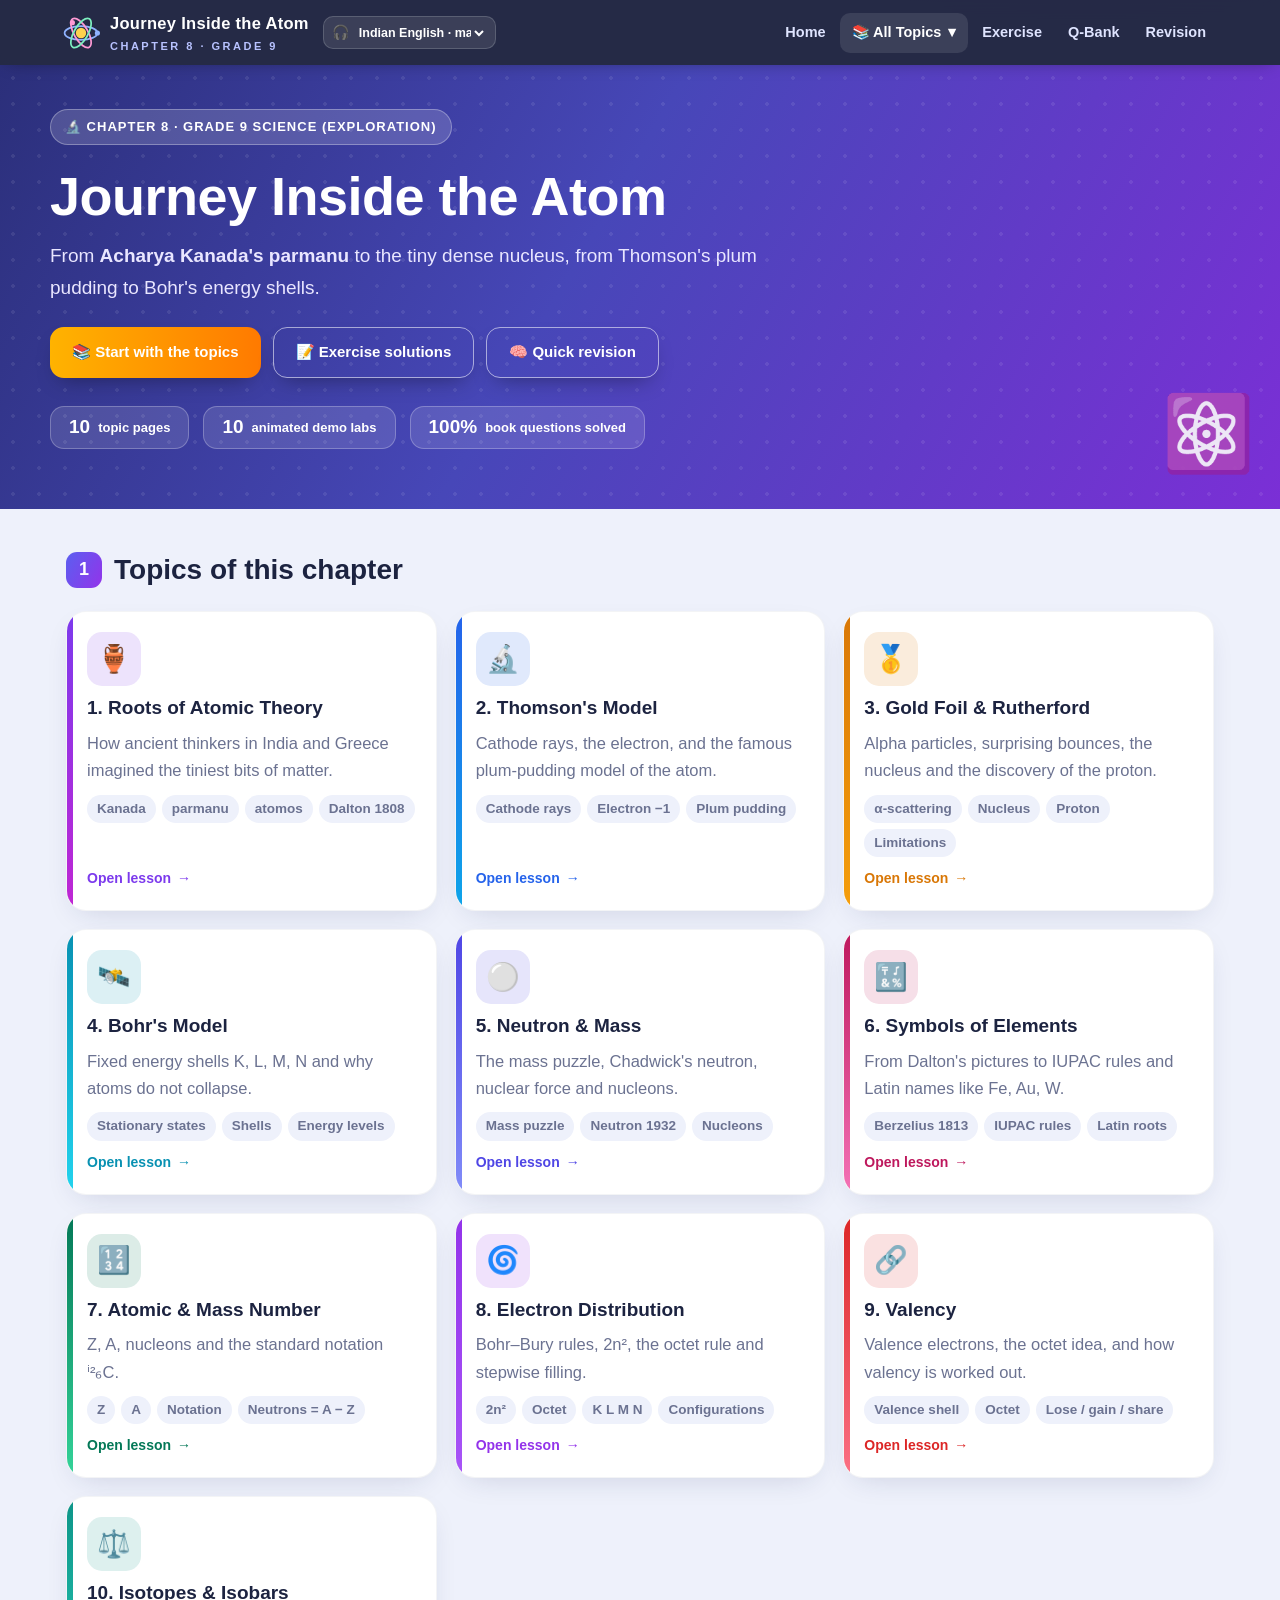
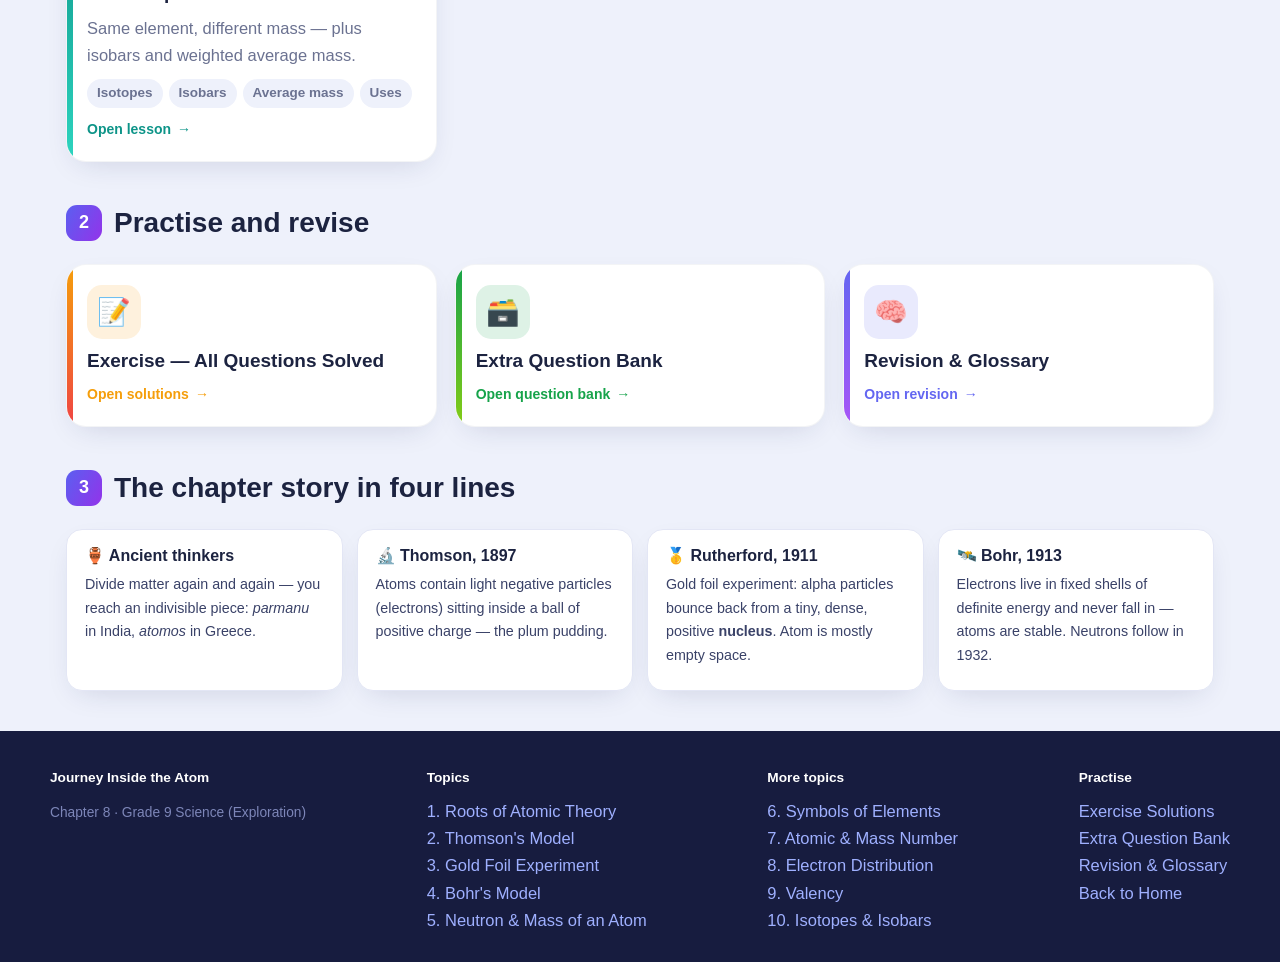
<file: index.html>
<!DOCTYPE html>
<html lang="en">
<head>
<meta charset="utf-8">
<meta name="viewport" content="width=device-width, initial-scale=1, viewport-fit=cover">
<meta name="theme-color" content="#20245f">
<title>Journey Inside the Atom — Chapter 8 Study Site (Grade 9)</title>
<meta name="description" content="Chapter 8 Journey Inside the Atom — Journey Inside the Atom">
<link rel="stylesheet" href="assets/css/style.css">

</head>
<body>
<div class="progress" aria-hidden="true"></div>
<div class="nav">
  <div class="nav-in">
    <a class="brand" href="index.html">
      <svg class="logo" viewBox="0 0 44 44" aria-hidden="true">
        <circle cx="22" cy="22" r="6" fill="#ffd24d"/>
        <ellipse cx="22" cy="22" rx="19" ry="8" fill="none" stroke="#8fb2ff" stroke-width="2"/>
        <ellipse cx="22" cy="22" rx="19" ry="8" fill="none" stroke="#ff9ad5" stroke-width="2" transform="rotate(60 22 22)"/>
        <ellipse cx="22" cy="22" rx="19" ry="8" fill="none" stroke="#7ef0c0" stroke-width="2" transform="rotate(120 22 22)"/>
        <circle cx="41" cy="22" r="3" fill="#8fb2ff"/><circle cx="12" cy="10" r="3" fill="#ff9ad5"/>
      </svg>
      <span>Journey Inside the Atom<small>CHAPTER 8 · GRADE 9</small></span>
    </a>
    <div class="voice-pick" title="Narration voice used for every audio clip">
      <span class="vp-ico">🎧</span>
      <select id="voiceSel" aria-label="Choose narration voice">
        <option value="en-IN-male">Indian English · male</option>
      </select>
    </div>
    <div class="nav-links">
      <a href="index.html" class="deskon">Home</a>
      <div class="drop"><button class="dd-btn" type="button" aria-expanded="false">📚 All Topics <span class="chev">▾</span></button><div class="drop-panel"><div class="grp">CHAPTER 8 · TOPICS</div><a href="topics/roots.html" class=""><span class="dp-ico" style="background:#7c3aed1f">🏺</span><span>1. Roots of Atomic Theory</span></a><a href="topics/thomson.html" class=""><span class="dp-ico" style="background:#2563eb1f">🔬</span><span>2. Thomson's Model</span></a><a href="topics/goldfoil.html" class=""><span class="dp-ico" style="background:#d977061f">🥇</span><span>3. Gold Foil & Rutherford</span></a><a href="topics/bohr.html" class=""><span class="dp-ico" style="background:#0891b21f">🛰️</span><span>4. Bohr's Model</span></a><a href="topics/neutron.html" class=""><span class="dp-ico" style="background:#4f46e51f">⚪</span><span>5. Neutron & Mass</span></a><a href="topics/symbols.html" class=""><span class="dp-ico" style="background:#be185d1f">🔣</span><span>6. Symbols of Elements</span></a><a href="topics/massnumber.html" class=""><span class="dp-ico" style="background:#0478571f">🔢</span><span>7. Atomic & Mass Number</span></a><a href="topics/configuration.html" class=""><span class="dp-ico" style="background:#9333ea1f">🌀</span><span>8. Electron Distribution</span></a><a href="topics/valency.html" class=""><span class="dp-ico" style="background:#dc26261f">🔗</span><span>9. Valency</span></a><a href="topics/isotopes.html" class=""><span class="dp-ico" style="background:#0d94881f">⚖️</span><span>10. Isotopes & Isobars</span></a><div class="grp">PRACTISE</div><a href="exercise.html"><span class="dp-ico" style="background:#fef3c7">📝</span><span>Exercise Solutions</span></a><a href="questionbank.html"><span class="dp-ico" style="background:#dcfce7">🗃️</span><span>Extra Question Bank</span></a><a href="revision.html"><span class="dp-ico" style="background:#e0e7ff">🧠</span><span>Revision &amp; Glossary</span></a></div></div>
      <a href="exercise.html" class="desk">Exercise</a>
      <a href="questionbank.html" class="desk">Q-Bank</a>
      <a href="revision.html" class="desk">Revision</a>
      <button class="menu-btn" type="button" aria-expanded="false">☰ Menu</button>
    </div>
  </div>
</div>
<div class="hero">
  <div class="dots"></div>
  <div class="hero-in">
    <span class="chip">🔬 CHAPTER 8 · GRADE 9 SCIENCE (EXPLORATION)</span>
    <h1>Journey Inside the Atom</h1>
    <p class="sub">From <b>Acharya Kanada's parmanu</b> to the tiny dense nucleus, from Thomson's plum
    pudding to Bohr's energy shells.</p>
    <div class="hero-btns">
      <a class="btn primary" href="#topics">📚 Start with the topics</a>
      <a class="btn ghost" href="exercise.html">📝 Exercise solutions</a>
      <a class="btn ghost" href="revision.html">🧠 Quick revision</a>
    </div>
    <div class="hero-stats">
      <div class="stat"><b>10</b> topic pages</div>
      <div class="stat"><b>10</b> animated demo labs</div>
      <div class="stat"><b>100%</b> book questions solved</div>
    </div>
  </div>
  <div class="hero-emoji" style="position:absolute;right:26px;bottom:14px;font-size:74px;opacity:.9">⚛️</div>
</div>

<div class="wrap ">
<section id="topics">
  <div class="sec-title"><span class="n">1</span> Topics of this chapter</div>
  <div class="tgrid"><a class="tcard" href="topics/roots.html" style="--acc:#7c3aed;--acc2:#c026d3"><div class="t-ico">🏺</div><h3>1. Roots of Atomic Theory</h3><p class="mut">How ancient thinkers in India and Greece imagined the tiniest bits of matter.</p><div class="mini"><span>Kanada</span><span>parmanu</span><span>atomos</span><span>Dalton 1808</span></div><div class="go">Open lesson <span>→</span></div></a><a class="tcard" href="topics/thomson.html" style="--acc:#2563eb;--acc2:#0ea5e9"><div class="t-ico">🔬</div><h3>2. Thomson's Model</h3><p class="mut">Cathode rays, the electron, and the famous plum-pudding model of the atom.</p><div class="mini"><span>Cathode rays</span><span>Electron −1</span><span>Plum pudding</span></div><div class="go">Open lesson <span>→</span></div></a><a class="tcard" href="topics/goldfoil.html" style="--acc:#d97706;--acc2:#f59e0b"><div class="t-ico">🥇</div><h3>3. Gold Foil & Rutherford</h3><p class="mut">Alpha particles, surprising bounces, the nucleus and the discovery of the proton.</p><div class="mini"><span>α-scattering</span><span>Nucleus</span><span>Proton</span><span>Limitations</span></div><div class="go">Open lesson <span>→</span></div></a><a class="tcard" href="topics/bohr.html" style="--acc:#0891b2;--acc2:#22d3ee"><div class="t-ico">🛰️</div><h3>4. Bohr's Model</h3><p class="mut">Fixed energy shells K, L, M, N and why atoms do not collapse.</p><div class="mini"><span>Stationary states</span><span>Shells</span><span>Energy levels</span></div><div class="go">Open lesson <span>→</span></div></a><a class="tcard" href="topics/neutron.html" style="--acc:#4f46e5;--acc2:#818cf8"><div class="t-ico">⚪</div><h3>5. Neutron & Mass</h3><p class="mut">The mass puzzle, Chadwick's neutron, nuclear force and nucleons.</p><div class="mini"><span>Mass puzzle</span><span>Neutron 1932</span><span>Nucleons</span></div><div class="go">Open lesson <span>→</span></div></a><a class="tcard" href="topics/symbols.html" style="--acc:#be185d;--acc2:#f472b6"><div class="t-ico">🔣</div><h3>6. Symbols of Elements</h3><p class="mut">From Dalton's pictures to IUPAC rules and Latin names like Fe, Au, W.</p><div class="mini"><span>Berzelius 1813</span><span>IUPAC rules</span><span>Latin roots</span></div><div class="go">Open lesson <span>→</span></div></a><a class="tcard" href="topics/massnumber.html" style="--acc:#047857;--acc2:#34d399"><div class="t-ico">🔢</div><h3>7. Atomic & Mass Number</h3><p class="mut">Z, A, nucleons and the standard notation ⁱ²₆C.</p><div class="mini"><span>Z</span><span>A</span><span>Notation</span><span>Neutrons = A − Z</span></div><div class="go">Open lesson <span>→</span></div></a><a class="tcard" href="topics/configuration.html" style="--acc:#9333ea;--acc2:#a855f7"><div class="t-ico">🌀</div><h3>8. Electron Distribution</h3><p class="mut">Bohr–Bury rules, 2n², the octet rule and stepwise filling.</p><div class="mini"><span>2n²</span><span>Octet</span><span>K L M N</span><span>Configurations</span></div><div class="go">Open lesson <span>→</span></div></a><a class="tcard" href="topics/valency.html" style="--acc:#dc2626;--acc2:#fb7185"><div class="t-ico">🔗</div><h3>9. Valency</h3><p class="mut">Valence electrons, the octet idea, and how valency is worked out.</p><div class="mini"><span>Valence shell</span><span>Octet</span><span>Lose / gain / share</span></div><div class="go">Open lesson <span>→</span></div></a><a class="tcard" href="topics/isotopes.html" style="--acc:#0d9488;--acc2:#2dd4bf"><div class="t-ico">⚖️</div><h3>10. Isotopes & Isobars</h3><p class="mut">Same element, different mass — plus isobars and weighted average mass.</p><div class="mini"><span>Isotopes</span><span>Isobars</span><span>Average mass</span><span>Uses</span></div><div class="go">Open lesson <span>→</span></div></a></div>
</section>

<section>
  <div class="sec-title"><span class="n">2</span> Practise and revise</div>
  <div class="tgrid">
    <a class="tcard" href="exercise.html" style="--acc:#f59e0b;--acc2:#ef4444">
      <div class="t-ico">📝</div><h3>Exercise — All Questions Solved</h3>
      <div class="go">Open solutions <span>→</span></div></a>
    <a class="tcard" href="questionbank.html" style="--acc:#16a34a;--acc2:#84cc16">
      <div class="t-ico">🗃️</div><h3>Extra Question Bank</h3>
      <div class="go">Open question bank <span>→</span></div></a>
    <a class="tcard" href="revision.html" style="--acc:#6366f1;--acc2:#a855f7">
      <div class="t-ico">🧠</div><h3>Revision &amp; Glossary</h3>
      <div class="go">Open revision <span>→</span></div></a>
  </div>
</section>

<section>
  <div class="sec-title"><span class="n">3</span> The chapter story in four lines</div>
  <div class="pagerow">
    <div class="mini-card"><h4>🏺 Ancient thinkers</h4><p>Divide matter again and again — you
    reach an indivisible piece: <i>parmanu</i> in India, <i>atomos</i> in Greece.</p></div>
    <div class="mini-card"><h4>🔬 Thomson, 1897</h4><p>Atoms contain light negative particles
    (electrons) sitting inside a ball of positive charge — the plum pudding.</p></div>
    <div class="mini-card"><h4>🥇 Rutherford, 1911</h4><p>Gold foil experiment: alpha particles
    bounce back from a tiny, dense, positive <b>nucleus</b>. Atom is mostly empty space.</p></div>
    <div class="mini-card"><h4>🛰️ Bohr, 1913</h4><p>Electrons live in fixed shells of
    definite energy and never fall in — atoms are stable. Neutrons follow in 1932.</p></div>
  </div>
</section>
</div>
<footer>
  <div class="foot-in">
    <div>
      <h5>Journey Inside the Atom</h5>
      <small>Chapter 8 · Grade 9 Science (Exploration)</small>
    </div>
    <div>
      <h5>Topics</h5>
      <a href="topics/roots.html">1. Roots of Atomic Theory</a><br>
      <a href="topics/thomson.html">2. Thomson's Model</a><br>
      <a href="topics/goldfoil.html">3. Gold Foil Experiment</a><br>
      <a href="topics/bohr.html">4. Bohr's Model</a><br>
      <a href="topics/neutron.html">5. Neutron &amp; Mass of an Atom</a>
    </div>
    <div>
      <h5>More topics</h5>
      <a href="topics/symbols.html">6. Symbols of Elements</a><br>
      <a href="topics/massnumber.html">7. Atomic &amp; Mass Number</a><br>
      <a href="topics/configuration.html">8. Electron Distribution</a><br>
      <a href="topics/valency.html">9. Valency</a><br>
      <a href="topics/isotopes.html">10. Isotopes &amp; Isobars</a>
    </div>
    <div>
      <h5>Practise</h5>
      <a href="exercise.html">Exercise Solutions</a><br>
      <a href="questionbank.html">Extra Question Bank</a><br>
      <a href="revision.html">Revision &amp; Glossary</a><br>
      <a href="index.html">Back to Home</a>
    </div>
  </div>
</footer>
<button class="back-top" type="button" aria-label="Back to top">↑</button>
<script src="assets/js/main.js"></script>
<script src="assets/js/demos.js"></script>
</body>
</html>
</file>
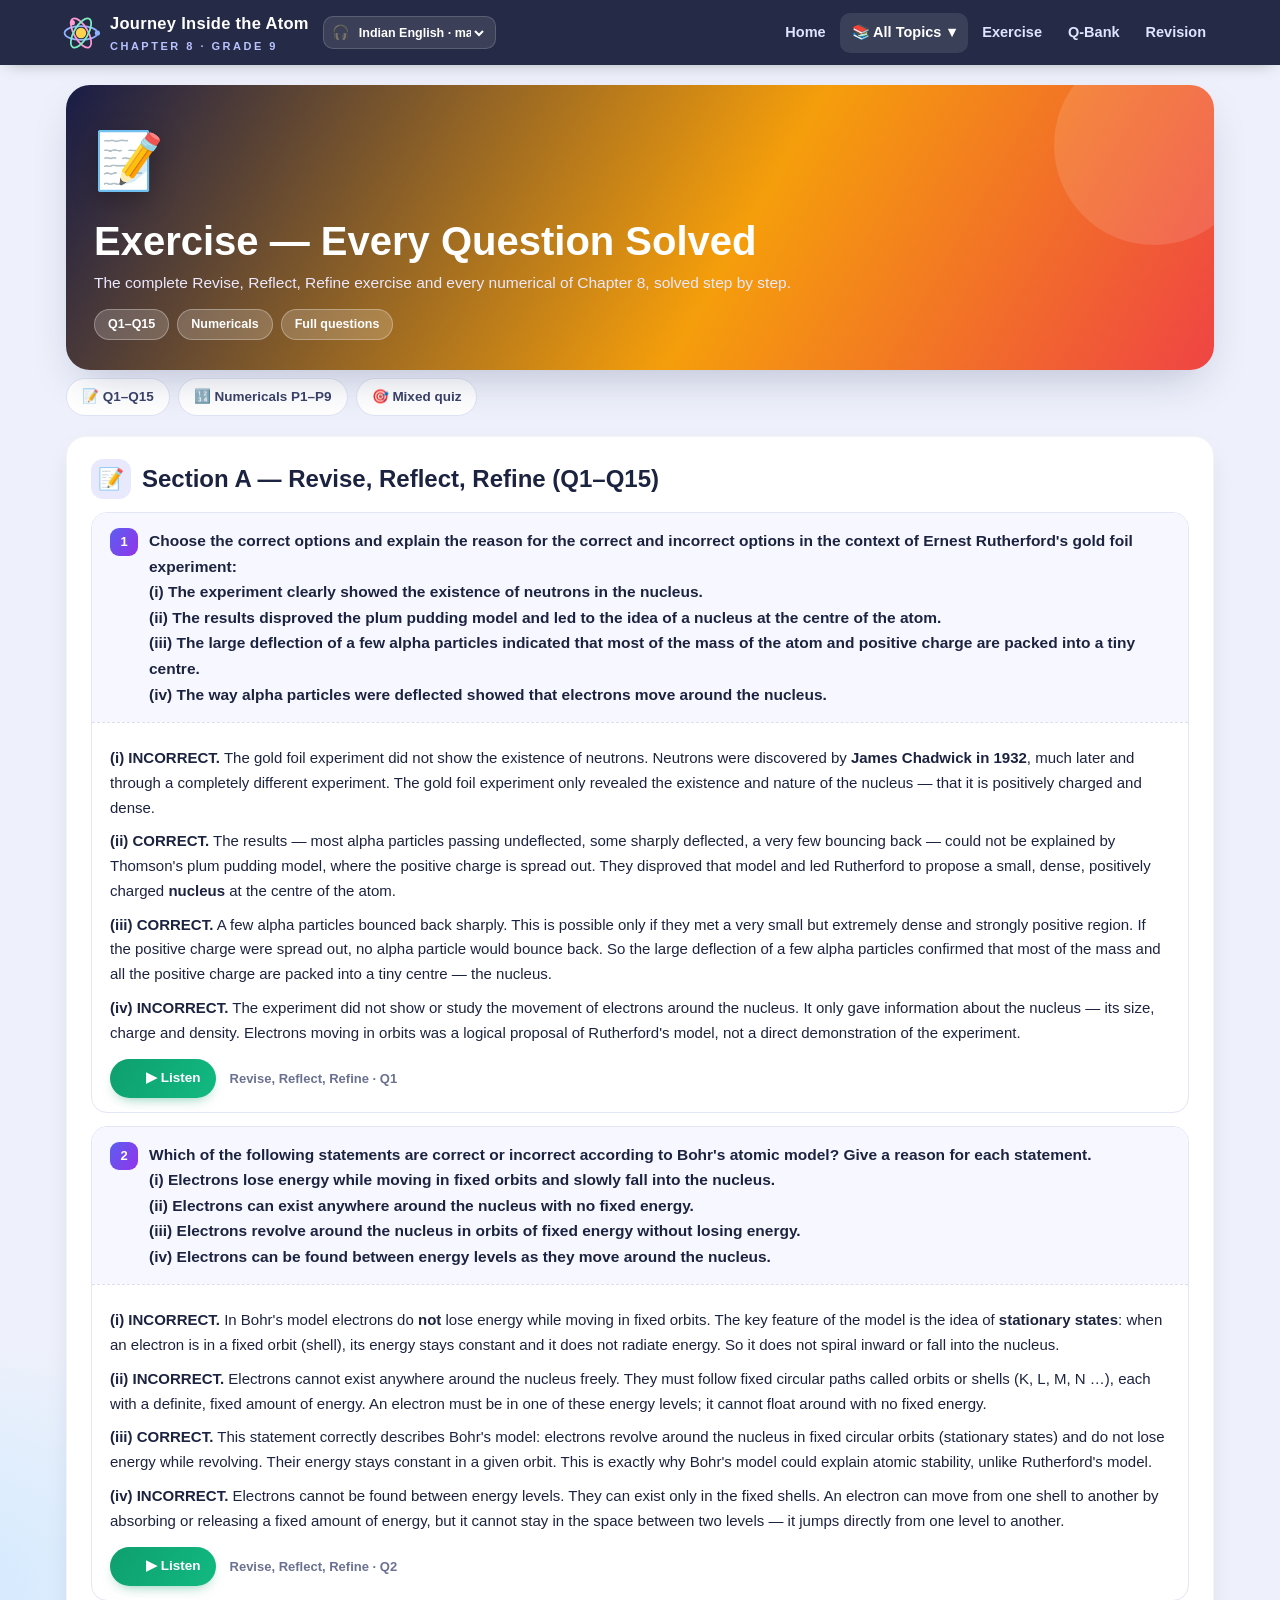
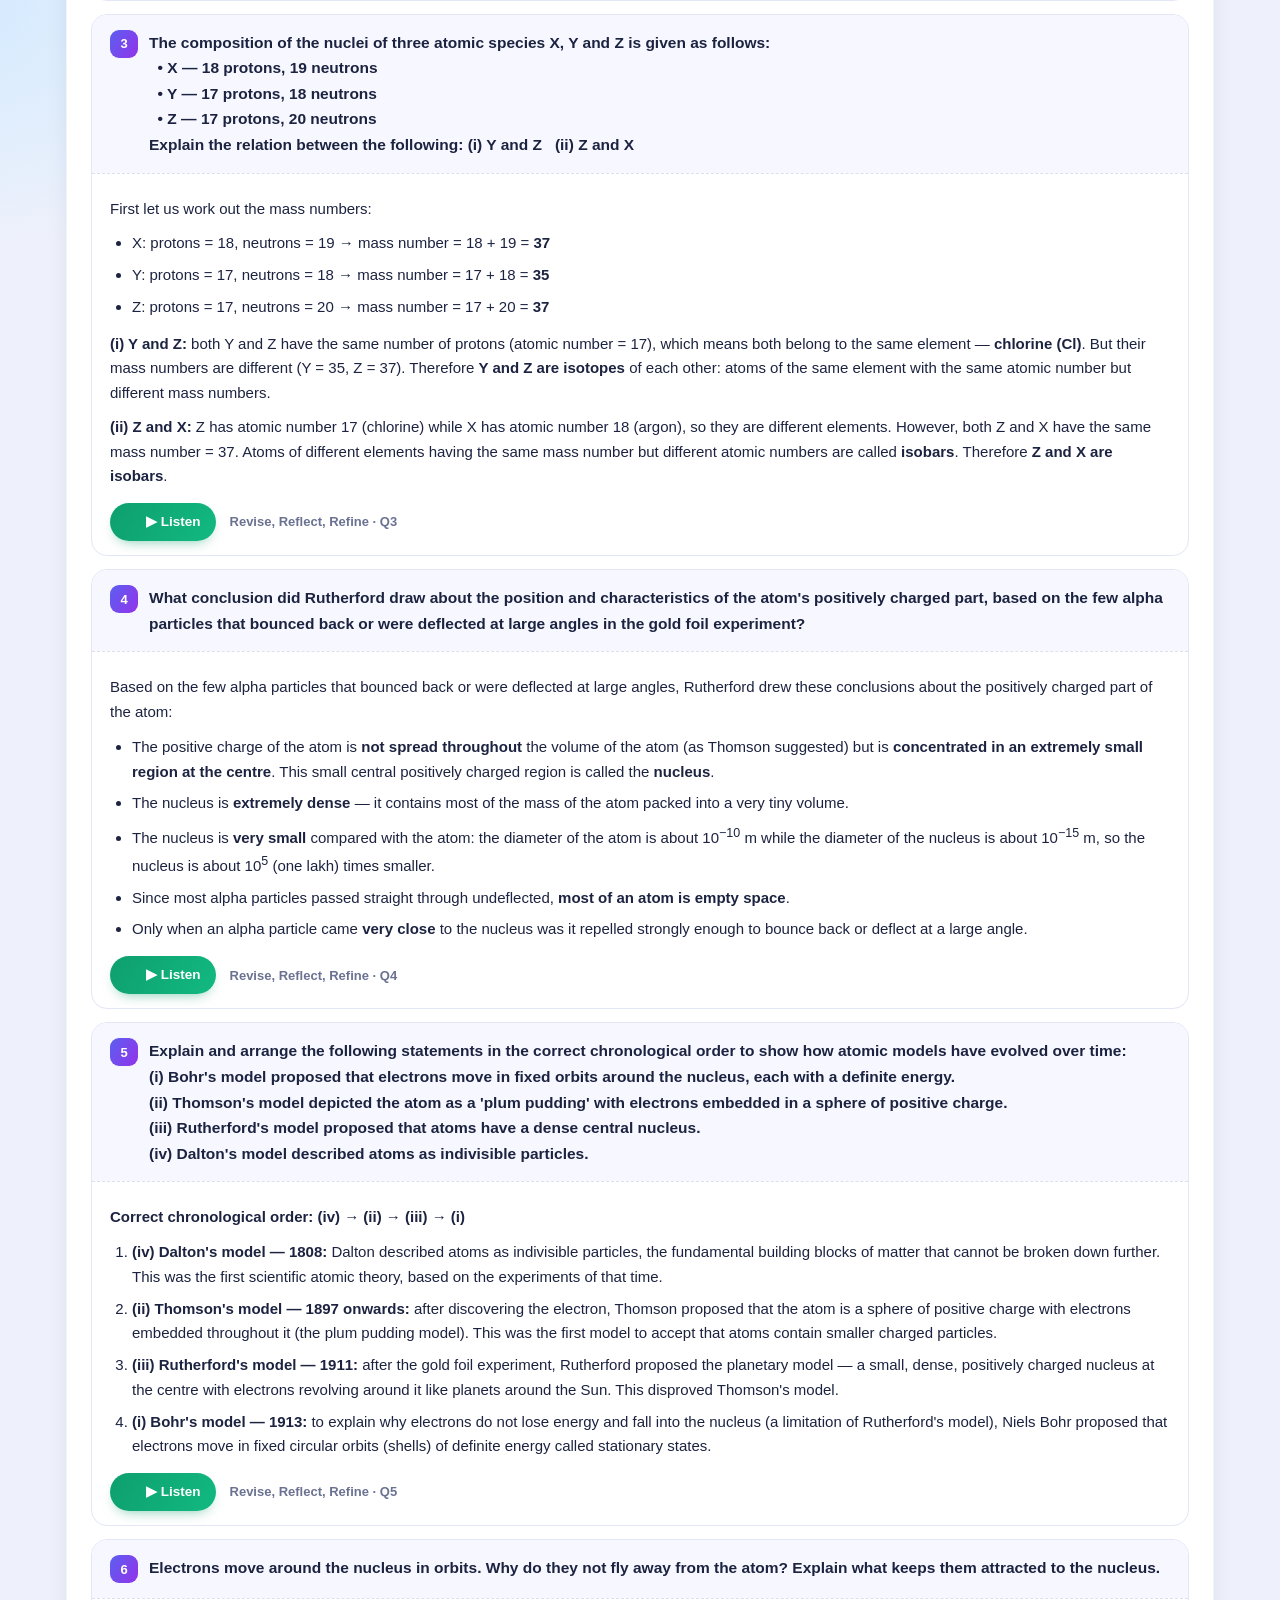
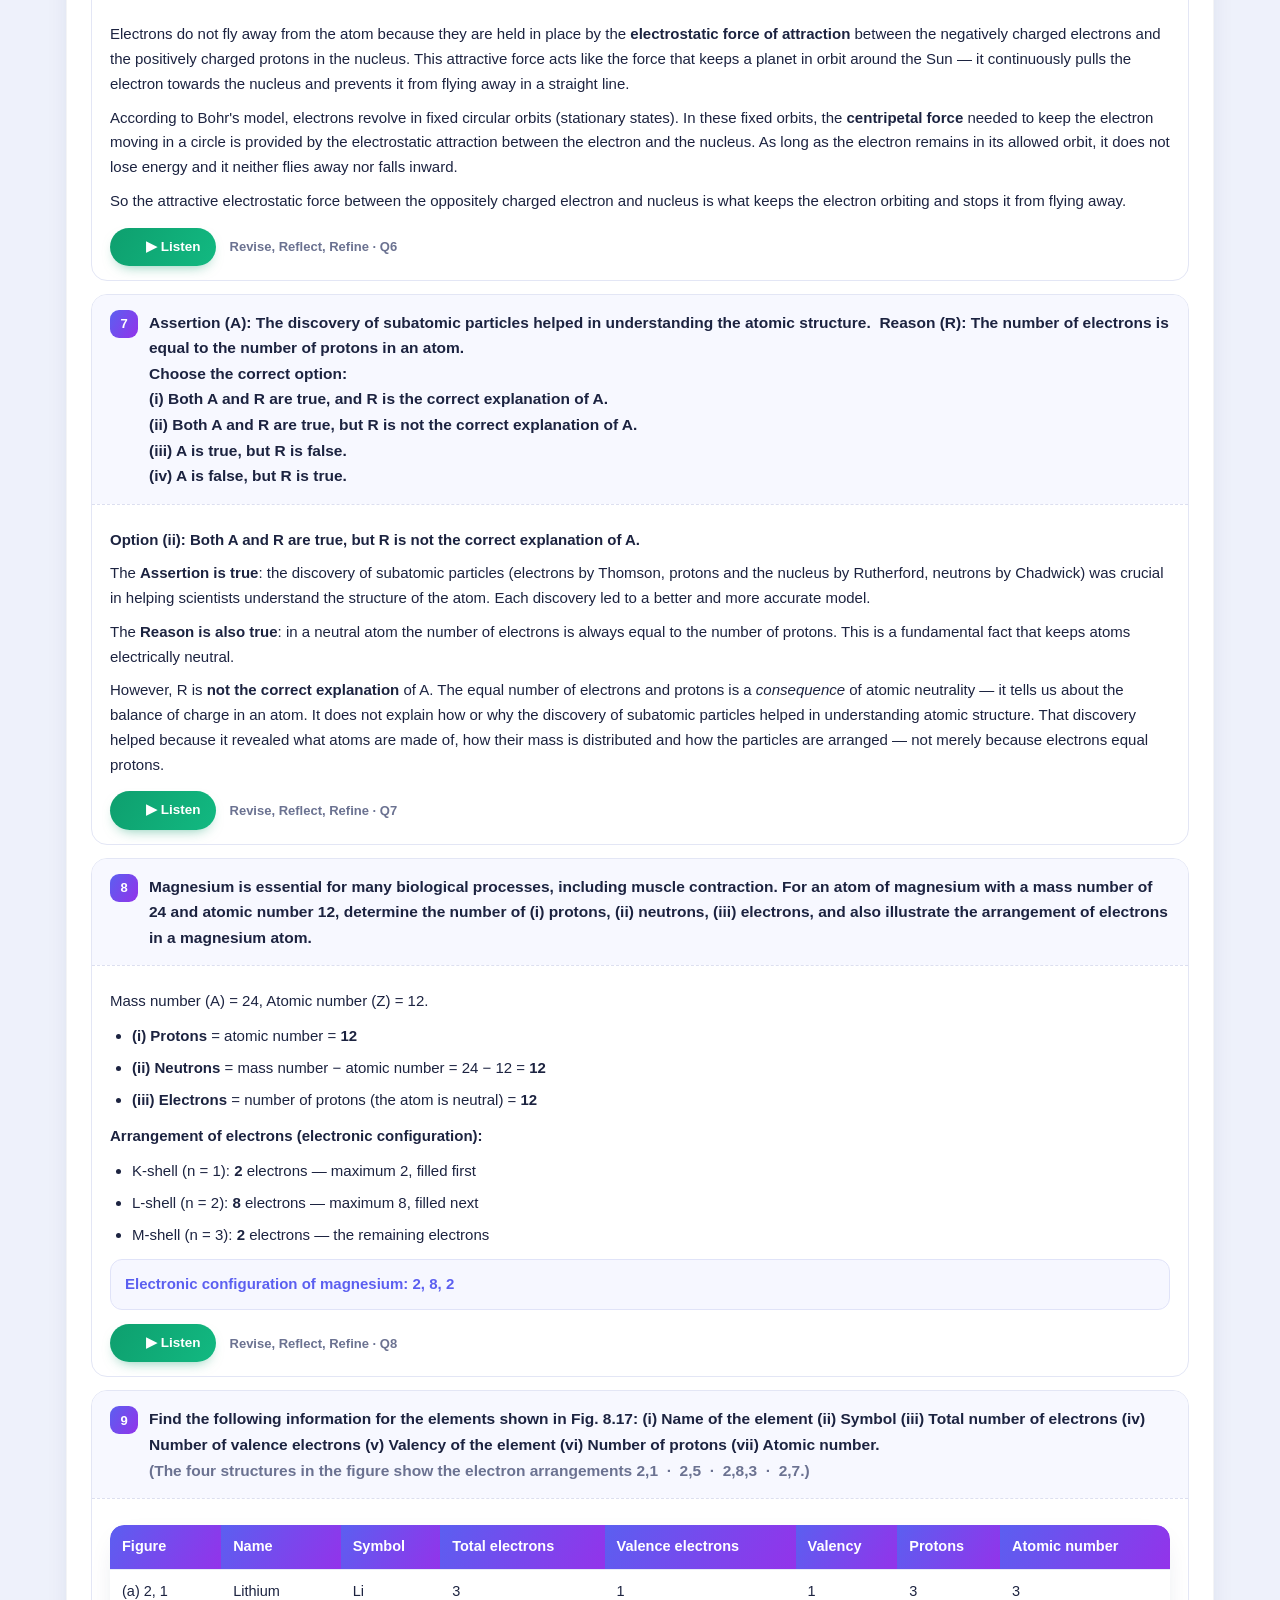
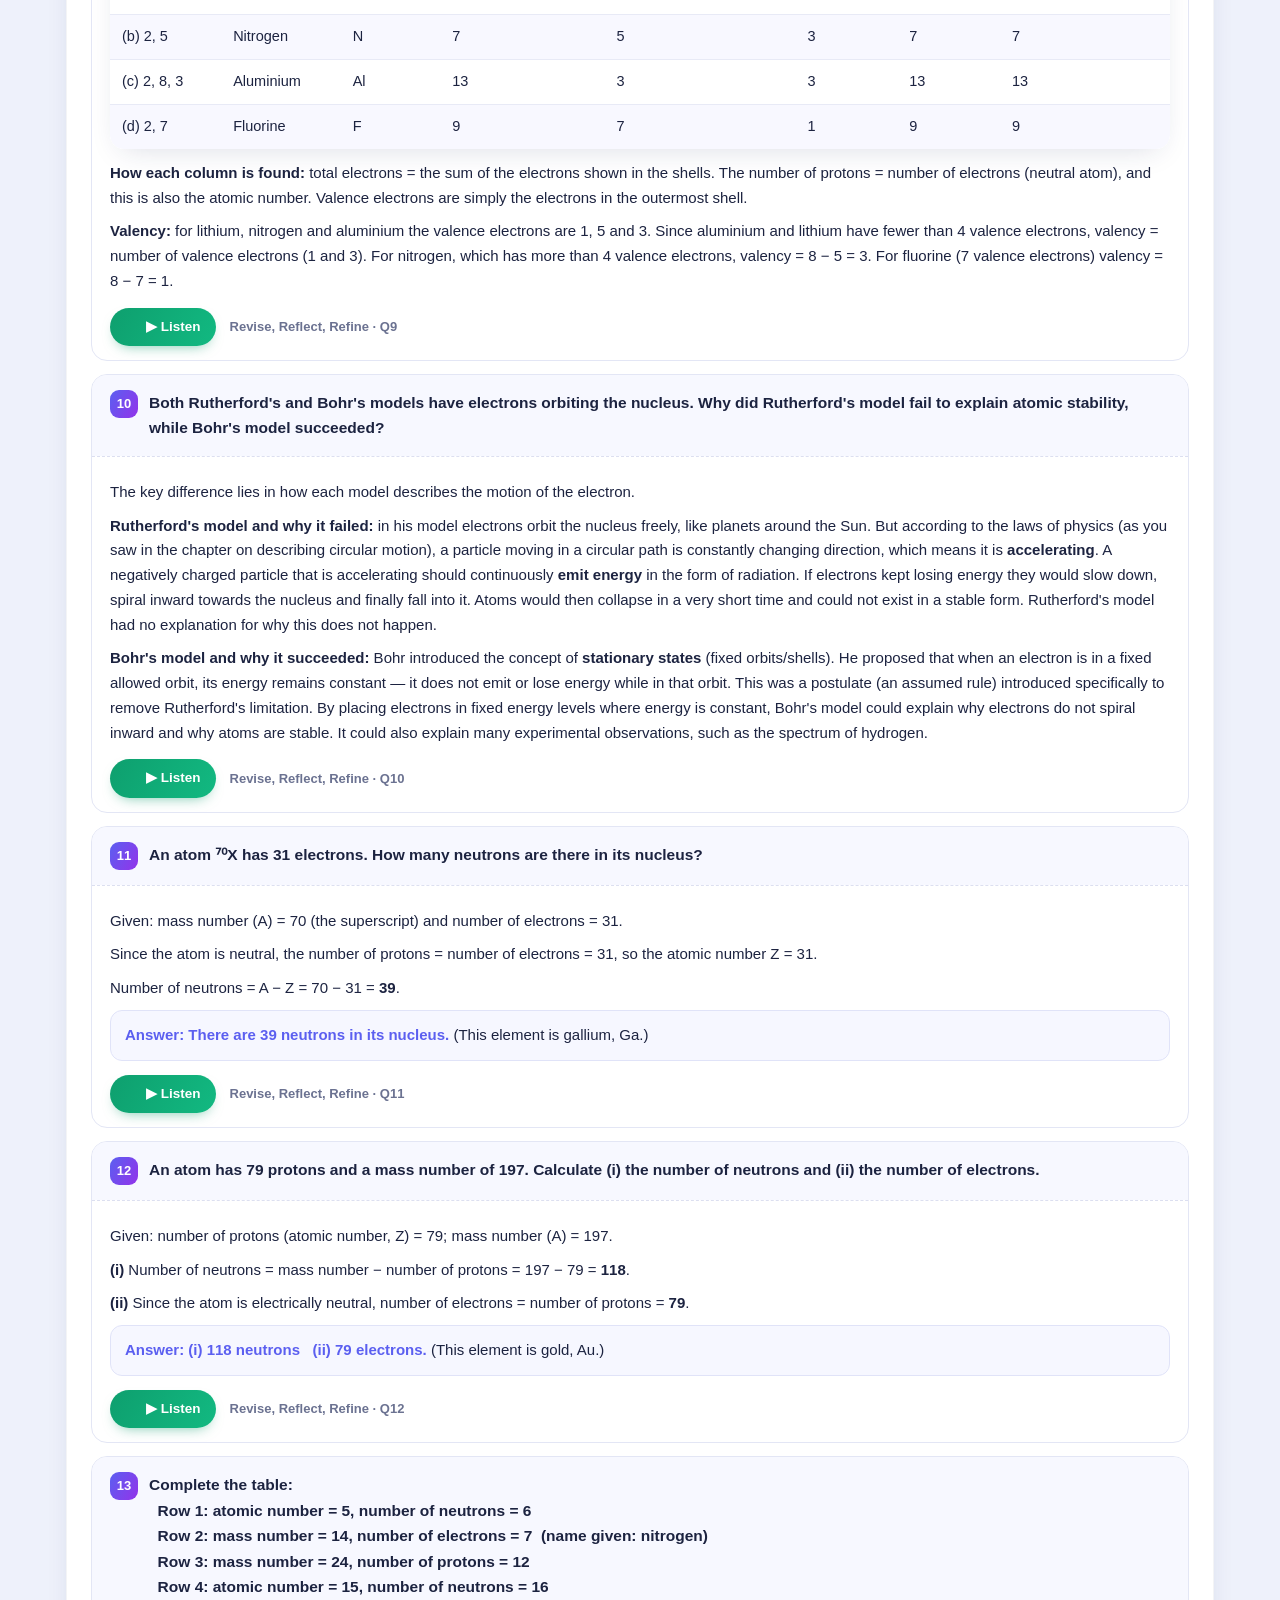
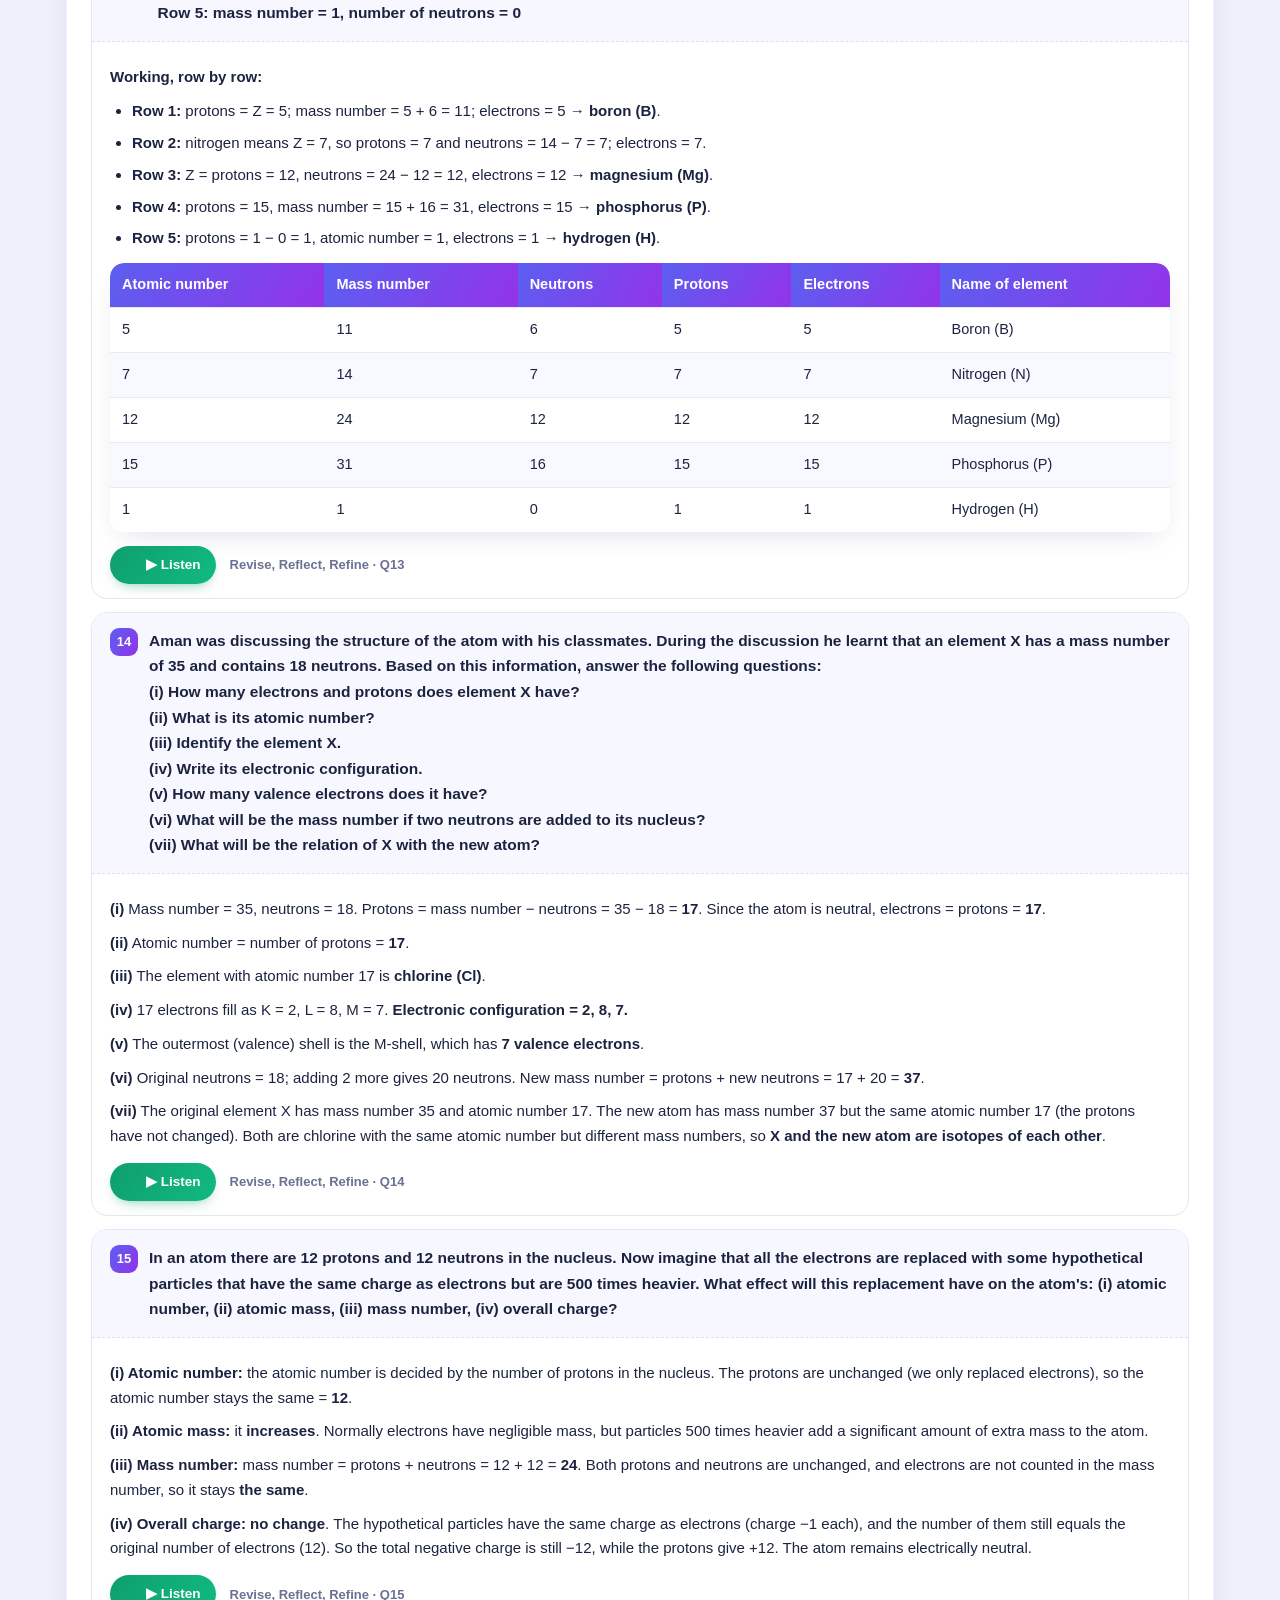
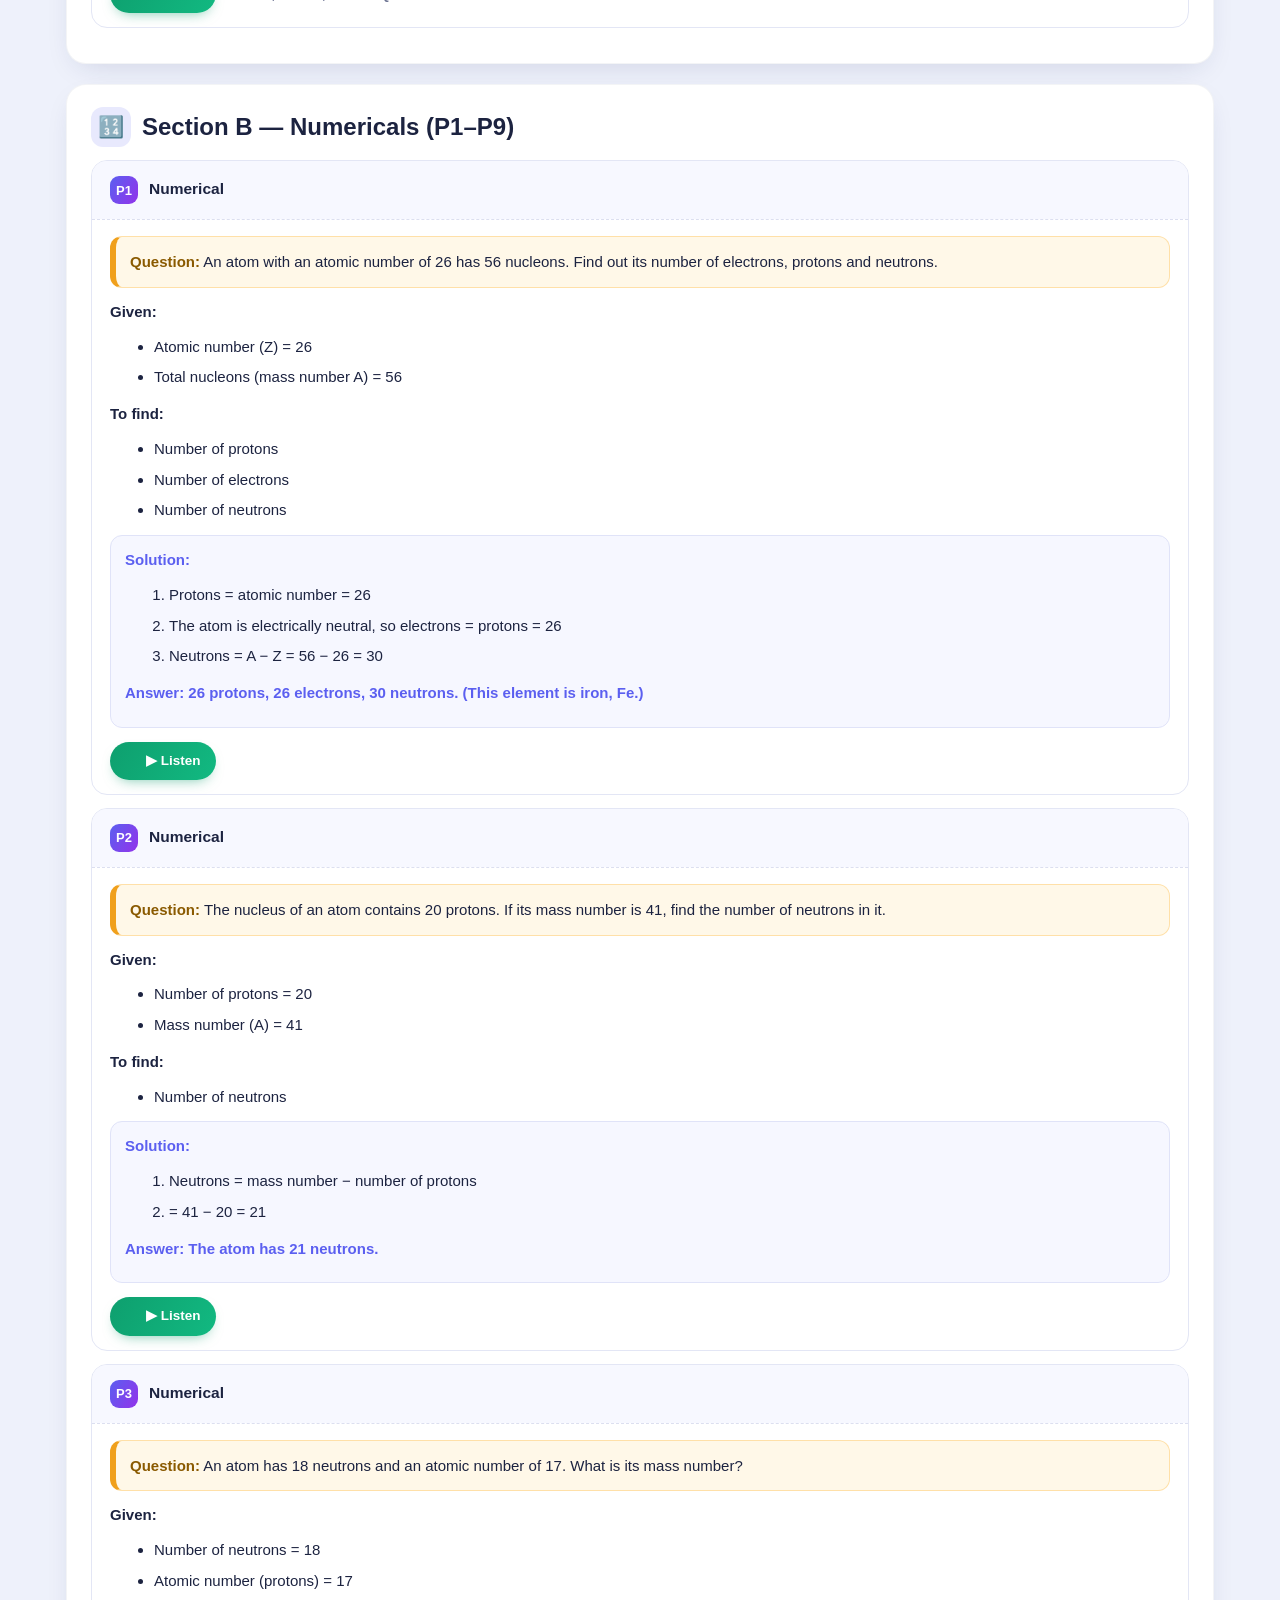
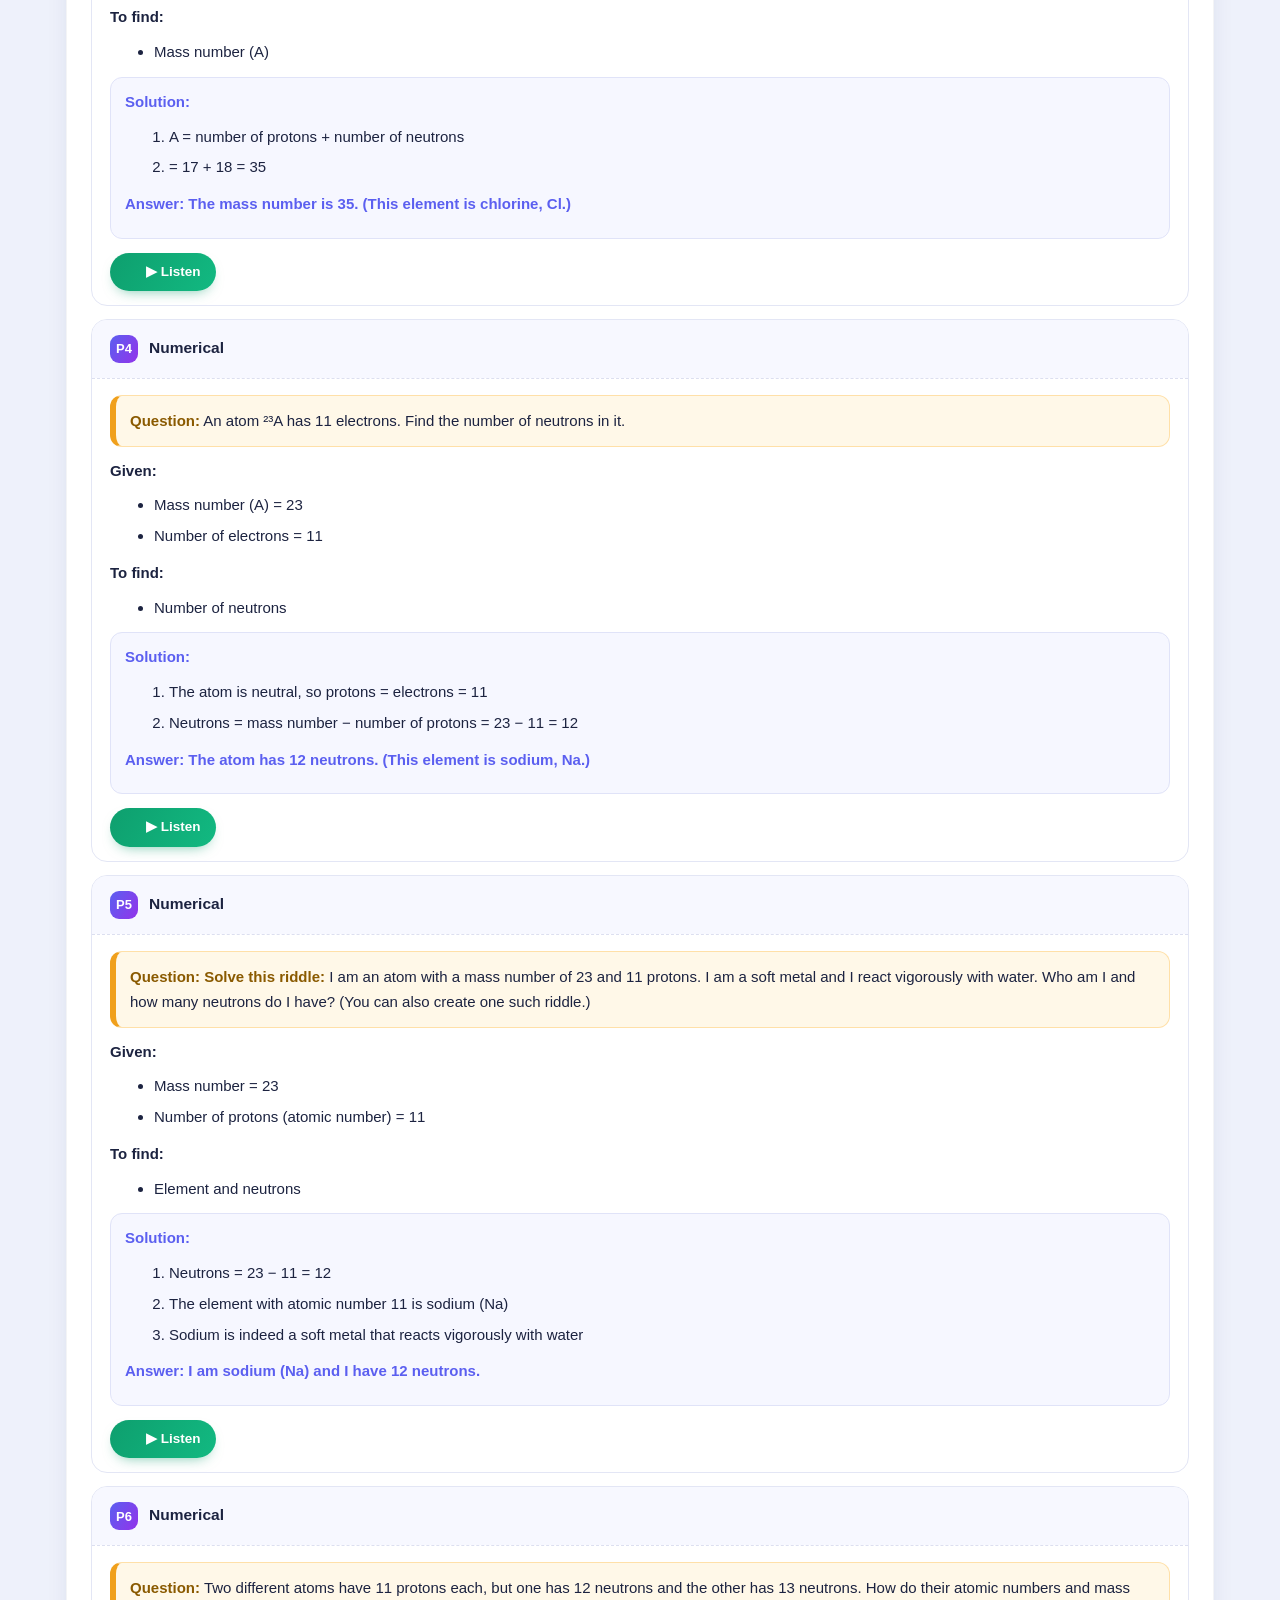
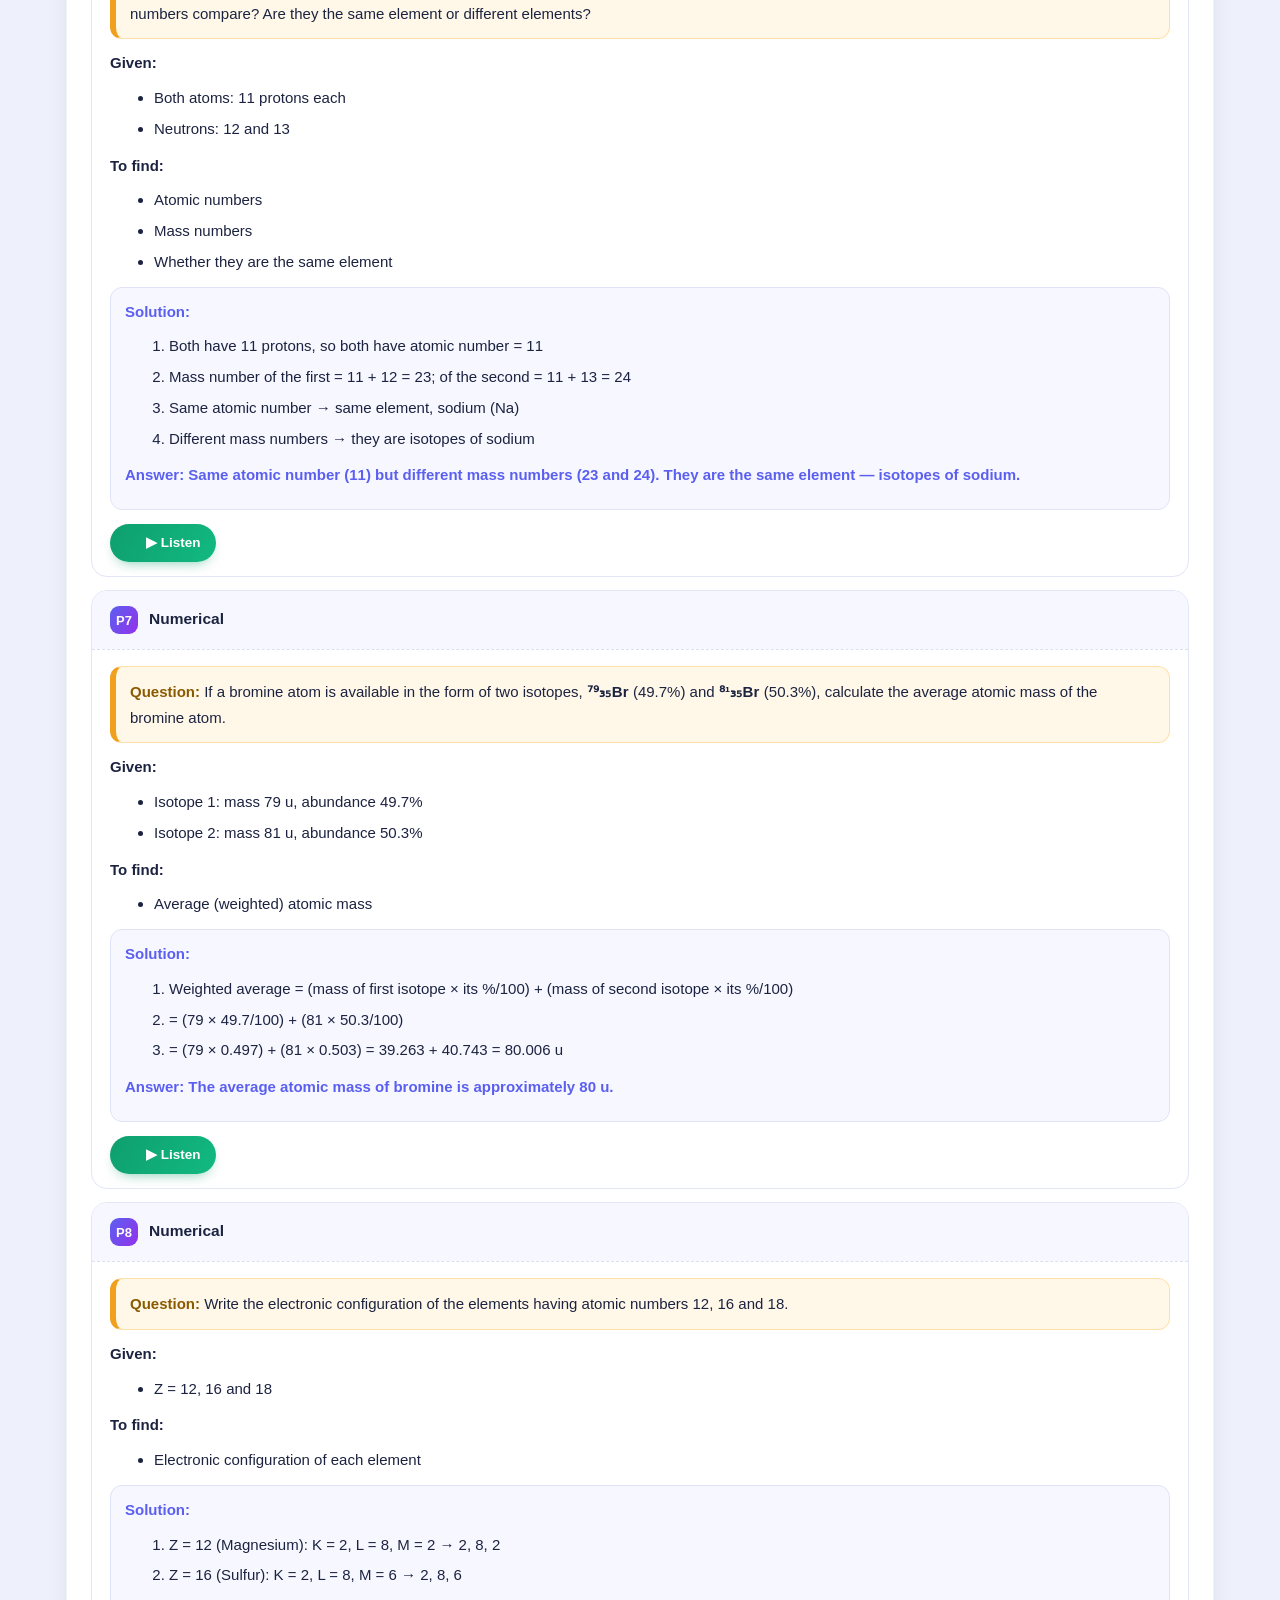
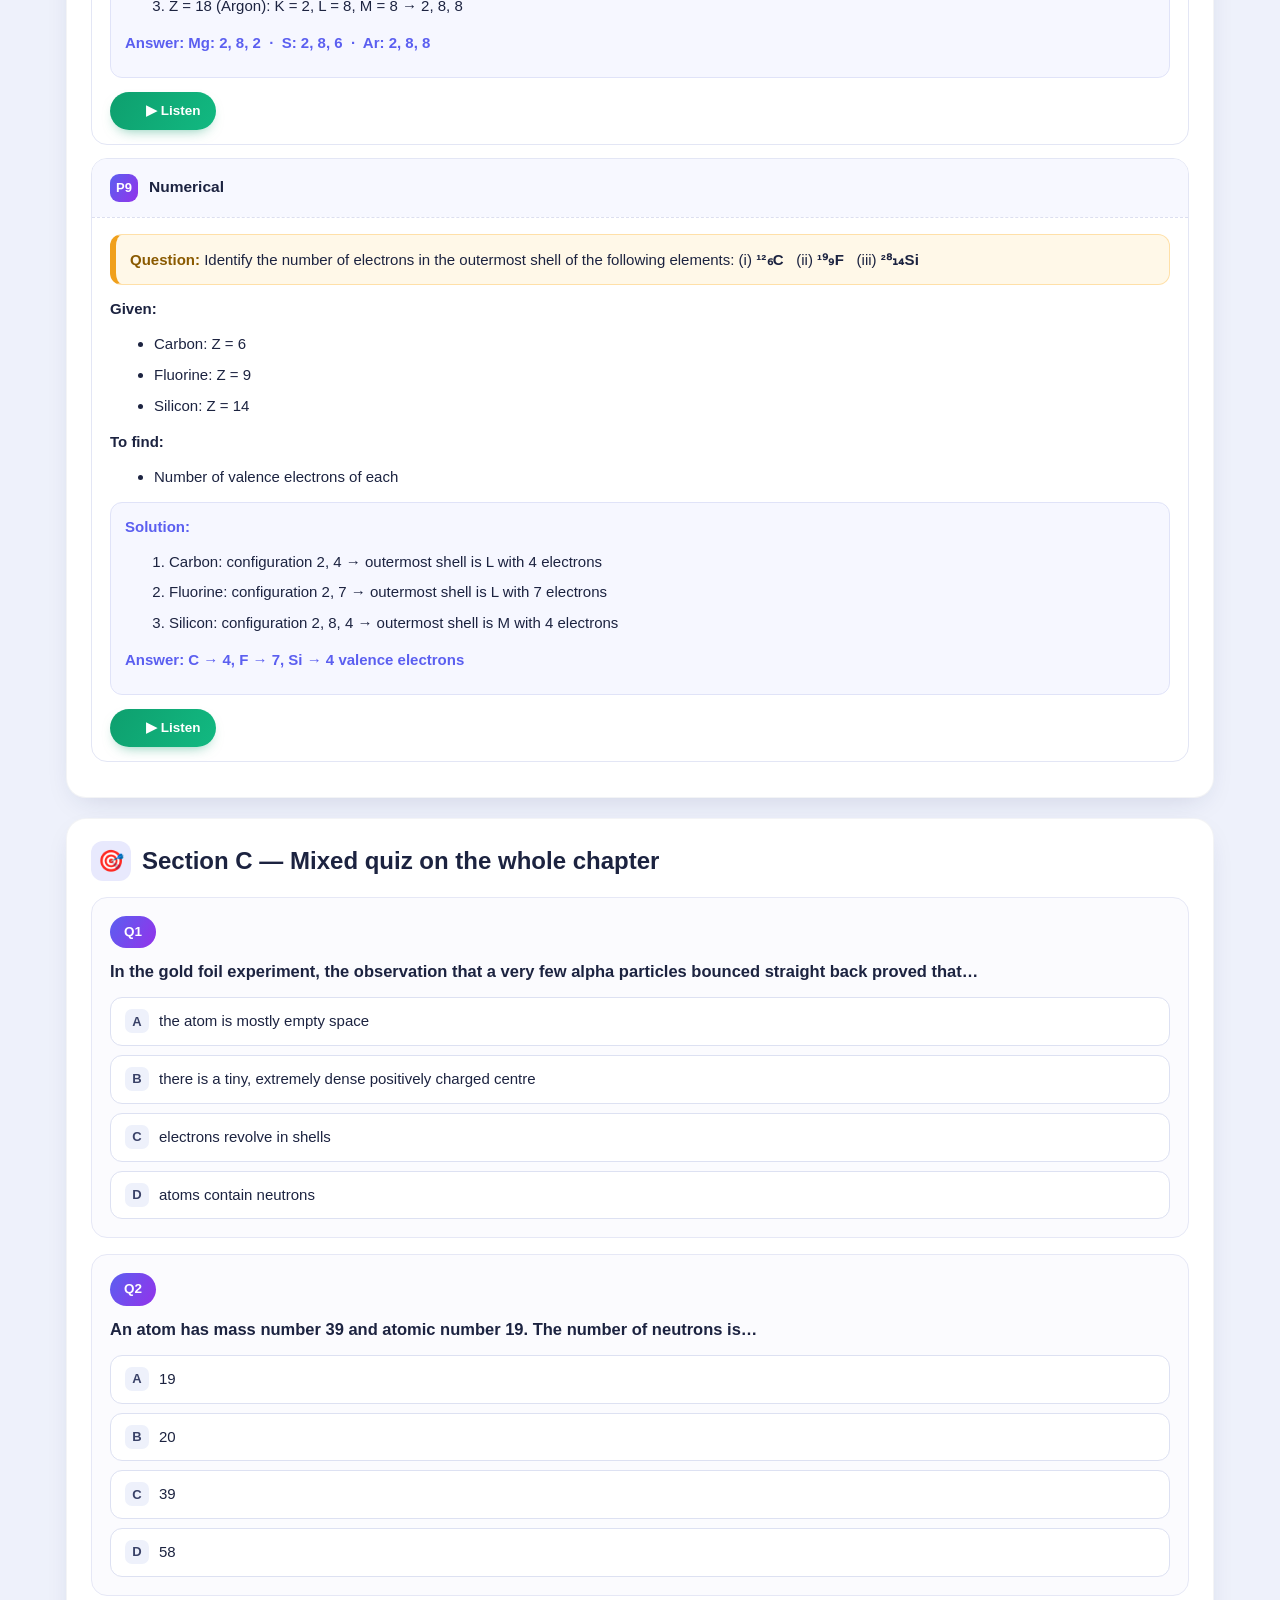
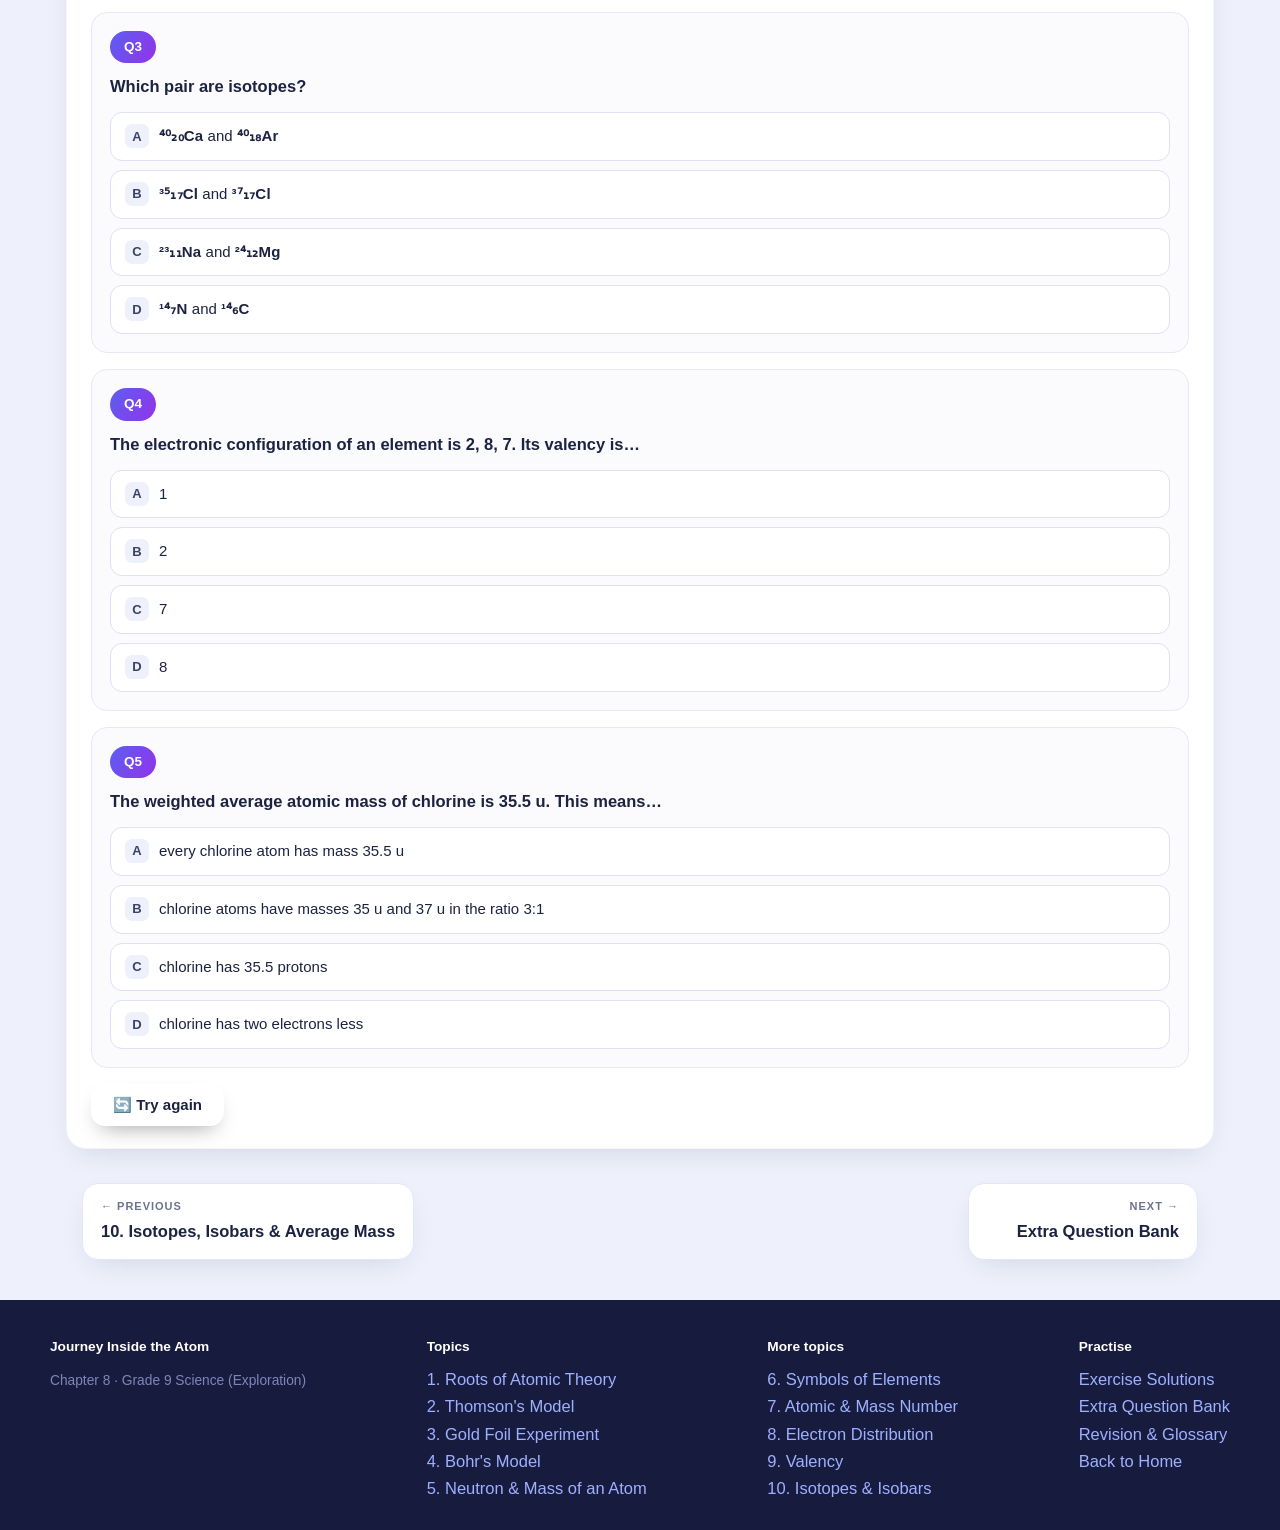
<file: exercise.html>
<!DOCTYPE html>
<html lang="en">
<head>
<meta charset="utf-8">
<meta name="viewport" content="width=device-width, initial-scale=1, viewport-fit=cover">
<meta name="theme-color" content="#20245f">
<title>Exercise — Every Question Solved · Journey Inside the Atom</title>
<meta name="description" content="Chapter 8 Journey Inside the Atom — Exercise — Every Question Solved">
<link rel="stylesheet" href="assets/css/style.css">

</head>
<body>
<div class="progress" aria-hidden="true"></div>
<div class="nav">
  <div class="nav-in">
    <a class="brand" href="index.html">
      <svg class="logo" viewBox="0 0 44 44" aria-hidden="true">
        <circle cx="22" cy="22" r="6" fill="#ffd24d"/>
        <ellipse cx="22" cy="22" rx="19" ry="8" fill="none" stroke="#8fb2ff" stroke-width="2"/>
        <ellipse cx="22" cy="22" rx="19" ry="8" fill="none" stroke="#ff9ad5" stroke-width="2" transform="rotate(60 22 22)"/>
        <ellipse cx="22" cy="22" rx="19" ry="8" fill="none" stroke="#7ef0c0" stroke-width="2" transform="rotate(120 22 22)"/>
        <circle cx="41" cy="22" r="3" fill="#8fb2ff"/><circle cx="12" cy="10" r="3" fill="#ff9ad5"/>
      </svg>
      <span>Journey Inside the Atom<small>CHAPTER 8 · GRADE 9</small></span>
    </a>
    <div class="voice-pick" title="Narration voice used for every audio clip">
      <span class="vp-ico">🎧</span>
      <select id="voiceSel" aria-label="Choose narration voice">
        <option value="en-IN-male">Indian English · male</option>
      </select>
    </div>
    <div class="nav-links">
      <a href="index.html" class="desk">Home</a>
      <div class="drop"><button class="dd-btn" type="button" aria-expanded="false">📚 All Topics <span class="chev">▾</span></button><div class="drop-panel"><div class="grp">CHAPTER 8 · TOPICS</div><a href="topics/roots.html" class=""><span class="dp-ico" style="background:#7c3aed1f">🏺</span><span>1. Roots of Atomic Theory</span></a><a href="topics/thomson.html" class=""><span class="dp-ico" style="background:#2563eb1f">🔬</span><span>2. Thomson's Model</span></a><a href="topics/goldfoil.html" class=""><span class="dp-ico" style="background:#d977061f">🥇</span><span>3. Gold Foil & Rutherford</span></a><a href="topics/bohr.html" class=""><span class="dp-ico" style="background:#0891b21f">🛰️</span><span>4. Bohr's Model</span></a><a href="topics/neutron.html" class=""><span class="dp-ico" style="background:#4f46e51f">⚪</span><span>5. Neutron & Mass</span></a><a href="topics/symbols.html" class=""><span class="dp-ico" style="background:#be185d1f">🔣</span><span>6. Symbols of Elements</span></a><a href="topics/massnumber.html" class=""><span class="dp-ico" style="background:#0478571f">🔢</span><span>7. Atomic & Mass Number</span></a><a href="topics/configuration.html" class=""><span class="dp-ico" style="background:#9333ea1f">🌀</span><span>8. Electron Distribution</span></a><a href="topics/valency.html" class=""><span class="dp-ico" style="background:#dc26261f">🔗</span><span>9. Valency</span></a><a href="topics/isotopes.html" class=""><span class="dp-ico" style="background:#0d94881f">⚖️</span><span>10. Isotopes & Isobars</span></a><div class="grp">PRACTISE</div><a href="exercise.html"><span class="dp-ico" style="background:#fef3c7">📝</span><span>Exercise Solutions</span></a><a href="questionbank.html"><span class="dp-ico" style="background:#dcfce7">🗃️</span><span>Extra Question Bank</span></a><a href="revision.html"><span class="dp-ico" style="background:#e0e7ff">🧠</span><span>Revision &amp; Glossary</span></a></div></div>
      <a href="exercise.html" class="deskon">Exercise</a>
      <a href="questionbank.html" class="desk">Q-Bank</a>
      <a href="revision.html" class="desk">Revision</a>
      <button class="menu-btn" type="button" aria-expanded="false">☰ Menu</button>
    </div>
  </div>
</div>
<div class="wrap">
  <div class="thero" style="--acc:#f59e0b;--acc2:#ef4444;background:linear-gradient(120deg,#181c46,#f59e0b 58%,#ef4444)">
    <div class="big-ico">📝</div>
    <h1>Exercise — Every Question Solved</h1>
    <p>The complete Revise, Reflect, Refine exercise and every numerical of Chapter 8, solved step by step.</p>
    <div class="tags"><span>Q1–Q15</span><span>Numericals</span><span>Full questions</span></div>
  </div>
  <div class="jumplinks"><a href="#r3">📝 Q1–Q15</a><a href="#num">🔢 Numericals P1–P9</a><a href="#qz">🎯 Mixed quiz</a></div>
</div><div class="wrap "><section class="card reveal " id="r3"><h2><span class="ico">📝</span>Section A — Revise, Reflect, Refine (Q1–Q15)</h2><div class="bq"><div class="bq-q"><span class="qn">1</span><span>
<b>Choose the correct options and explain the reason for the correct and incorrect options in the
context of Ernest Rutherford's gold foil experiment:</b><br>
(i) The experiment clearly showed the existence of neutrons in the nucleus.<br>
(ii) The results disproved the plum pudding model and led to the idea of a nucleus at the centre of
the atom.<br>
(iii) The large deflection of a few alpha particles indicated that most of the mass of the atom and
positive charge are packed into a tiny centre.<br>
(iv) The way alpha particles were deflected showed that electrons move around the nucleus.</span></div><div class="bq-a"><p><b>(i) INCORRECT.</b> The gold foil experiment did not show the existence of neutrons. Neutrons were
discovered by <b>James Chadwick in 1932</b>, much later and through a completely different experiment. The
gold foil experiment only revealed the existence and nature of the nucleus — that it is positively
charged and dense.</p>
<p><b>(ii) CORRECT.</b> The results — most alpha particles passing undeflected, some sharply
deflected, a very few bouncing back — could not be explained by Thomson's plum pudding model, where
the positive charge is spread out. They disproved that model and led Rutherford to propose a small,
dense, positively charged <b>nucleus</b> at the centre of the atom.</p>
<p><b>(iii) CORRECT.</b> A few alpha particles bounced back sharply. This is possible only if they met a
very small but extremely dense and strongly positive region. If the positive charge were spread out, no
alpha particle would bounce back. So the large deflection of a few alpha particles confirmed that most of
the mass and all the positive charge are packed into a tiny centre — the nucleus.</p>
<p><b>(iv) INCORRECT.</b> The experiment did not show or study the movement of electrons around the
nucleus. It only gave information about the nucleus — its size, charge and density. Electrons moving
in orbits was a logical proposal of Rutherford's model, not a direct demonstration of the experiment.</p><div class="aud-row"><button class="aud-btn" data-src="audio/ex_q01.mp3" type="button" aria-label="▶ Listen"><span class="wave"><i></i><i></i><i></i></span><span class="lbl">▶ Listen</span></button><span class="meta">Revise, Reflect, Refine · Q1</span></div></div></div><div class="bq"><div class="bq-q"><span class="qn">2</span><span>
<b>Which of the following statements are correct or incorrect according to Bohr's atomic model? Give a
reason for each statement.</b><br>
(i) Electrons lose energy while moving in fixed orbits and slowly fall into the nucleus.<br>
(ii) Electrons can exist anywhere around the nucleus with no fixed energy.<br>
(iii) Electrons revolve around the nucleus in orbits of fixed energy without losing energy.<br>
(iv) Electrons can be found between energy levels as they move around the nucleus.</span></div><div class="bq-a"><p><b>(i) INCORRECT.</b> In Bohr's model electrons do <b>not</b> lose energy while moving in fixed
orbits. The key feature of the model is the idea of <b>stationary states</b>: when an electron is in a
fixed orbit (shell), its energy stays constant and it does not radiate energy. So it does not spiral
inward or fall into the nucleus.</p>
<p><b>(ii) INCORRECT.</b> Electrons cannot exist anywhere around the nucleus freely. They must follow
fixed circular paths called orbits or shells (K, L, M, N …), each with a definite, fixed amount of
energy. An electron must be in one of these energy levels; it cannot float around with no fixed energy.</p>
<p><b>(iii) CORRECT.</b> This statement correctly describes Bohr's model: electrons revolve around the
nucleus in fixed circular orbits (stationary states) and do not lose energy while revolving. Their energy
stays constant in a given orbit. This is exactly why Bohr's model could explain atomic stability, unlike
Rutherford's model.</p>
<p><b>(iv) INCORRECT.</b> Electrons cannot be found between energy levels. They can exist only in the
fixed shells. An electron can move from one shell to another by absorbing or releasing a fixed amount of
energy, but it cannot stay in the space between two levels — it jumps directly from one level to
another.</p><div class="aud-row"><button class="aud-btn" data-src="audio/ex_q02.mp3" type="button" aria-label="▶ Listen"><span class="wave"><i></i><i></i><i></i></span><span class="lbl">▶ Listen</span></button><span class="meta">Revise, Reflect, Refine · Q2</span></div></div></div><div class="bq"><div class="bq-q"><span class="qn">3</span><span>
<b>The composition of the nuclei of three atomic species X, Y and Z is given as follows:</b><br>
&nbsp;&nbsp;• X — 18 protons, 19 neutrons<br>
&nbsp;&nbsp;• Y — 17 protons, 18 neutrons<br>
&nbsp;&nbsp;• Z — 17 protons, 20 neutrons<br>
<b>Explain the relation between the following: (i) Y and Z &nbsp; (ii) Z and X</b></span></div><div class="bq-a"><p>First let us work out the mass numbers:</p>
<ul>
<li>X: protons = 18, neutrons = 19 → mass number = 18 + 19 = <b>37</b></li>
<li>Y: protons = 17, neutrons = 18 → mass number = 17 + 18 = <b>35</b></li>
<li>Z: protons = 17, neutrons = 20 → mass number = 17 + 20 = <b>37</b></li>
</ul>
<p><b>(i) Y and Z:</b> both Y and Z have the same number of protons (atomic number = 17), which means both
belong to the same element — <b>chlorine (Cl)</b>. But their mass numbers are different (Y = 35,
Z = 37). Therefore <b>Y and Z are isotopes</b> of each other: atoms of the same element with the same
atomic number but different mass numbers.</p>
<p><b>(ii) Z and X:</b> Z has atomic number 17 (chlorine) while X has atomic number 18 (argon), so they
are different elements. However, both Z and X have the same mass number = 37. Atoms of different elements
having the same mass number but different atomic numbers are called <b>isobars</b>. Therefore <b>Z and X
are isobars</b>.</p><div class="aud-row"><button class="aud-btn" data-src="audio/ex_q03.mp3" type="button" aria-label="▶ Listen"><span class="wave"><i></i><i></i><i></i></span><span class="lbl">▶ Listen</span></button><span class="meta">Revise, Reflect, Refine · Q3</span></div></div></div><div class="bq"><div class="bq-q"><span class="qn">4</span><span>
<b>What conclusion did Rutherford draw about the position and characteristics of the atom's positively
charged part, based on the few alpha particles that bounced back or were deflected at large angles in
the gold foil experiment?</b></span></div><div class="bq-a"><p>Based on the few alpha particles that bounced back or were deflected at large angles, Rutherford drew
these conclusions about the positively charged part of the atom:</p>
<ul>
<li>The positive charge of the atom is <b>not spread throughout</b> the volume of the atom (as Thomson
suggested) but is <b>concentrated in an extremely small region at the centre</b>. This small central
positively charged region is called the <b>nucleus</b>.</li>
<li>The nucleus is <b>extremely dense</b> — it contains most of the mass of the atom packed into a
very tiny volume.</li>
<li>The nucleus is <b>very small</b> compared with the atom: the diameter of the atom is about
10<sup>−10</sup> m while the diameter of the nucleus is about 10<sup>−15</sup> m, so the nucleus
is about 10<sup>5</sup> (one lakh) times smaller.</li>
<li>Since most alpha particles passed straight through undeflected, <b>most of an atom is empty space</b>.</li>
<li>Only when an alpha particle came <b>very close</b> to the nucleus was it repelled strongly enough to
bounce back or deflect at a large angle.</li>
</ul><div class="aud-row"><button class="aud-btn" data-src="audio/ex_q04.mp3" type="button" aria-label="▶ Listen"><span class="wave"><i></i><i></i><i></i></span><span class="lbl">▶ Listen</span></button><span class="meta">Revise, Reflect, Refine · Q4</span></div></div></div><div class="bq"><div class="bq-q"><span class="qn">5</span><span>
<b>Explain and arrange the following statements in the correct chronological order to show how atomic
models have evolved over time:</b><br>
(i) Bohr's model proposed that electrons move in fixed orbits around the nucleus, each with a definite
energy.<br>
(ii) Thomson's model depicted the atom as a 'plum pudding' with electrons embedded in a sphere of
positive charge.<br>
(iii) Rutherford's model proposed that atoms have a dense central nucleus.<br>
(iv) Dalton's model described atoms as indivisible particles.</span></div><div class="bq-a"><p><b>Correct chronological order: (iv) → (ii) → (iii) → (i)</b></p>
<ol>
<li><b>(iv) Dalton's model — 1808:</b> Dalton described atoms as indivisible particles, the
fundamental building blocks of matter that cannot be broken down further. This was the first scientific
atomic theory, based on the experiments of that time.</li>
<li><b>(ii) Thomson's model — 1897 onwards:</b> after discovering the electron, Thomson proposed that
the atom is a sphere of positive charge with electrons embedded throughout it (the plum pudding model).
This was the first model to accept that atoms contain smaller charged particles.</li>
<li><b>(iii) Rutherford's model — 1911:</b> after the gold foil experiment, Rutherford proposed the
planetary model — a small, dense, positively charged nucleus at the centre with electrons revolving
around it like planets around the Sun. This disproved Thomson's model.</li>
<li><b>(i) Bohr's model — 1913:</b> to explain why electrons do not lose energy and fall into the
nucleus (a limitation of Rutherford's model), Niels Bohr proposed that electrons move in fixed circular
orbits (shells) of definite energy called stationary states.</li>
</ol><div class="aud-row"><button class="aud-btn" data-src="audio/ex_q05.mp3" type="button" aria-label="▶ Listen"><span class="wave"><i></i><i></i><i></i></span><span class="lbl">▶ Listen</span></button><span class="meta">Revise, Reflect, Refine · Q5</span></div></div></div><div class="bq"><div class="bq-q"><span class="qn">6</span><span>
<b>Electrons move around the nucleus in orbits. Why do they not fly away from the atom? Explain what
keeps them attracted to the nucleus.</b></span></div><div class="bq-a"><p>Electrons do not fly away from the atom because they are held in place by the
<b>electrostatic force of attraction</b> between the negatively charged electrons and the positively
charged protons in the nucleus. This attractive force acts like the force that keeps a planet in orbit
around the Sun — it continuously pulls the electron towards the nucleus and prevents it from flying
away in a straight line.</p>
<p>According to Bohr's model, electrons revolve in fixed circular orbits (stationary states). In these
fixed orbits, the <b>centripetal force</b> needed to keep the electron moving in a circle is provided by
the electrostatic attraction between the electron and the nucleus. As long as the electron remains in its
allowed orbit, it does not lose energy and it neither flies away nor falls inward.</p>
<p>So the attractive electrostatic force between the oppositely charged electron and nucleus is what keeps
the electron orbiting and stops it from flying away.</p><div class="aud-row"><button class="aud-btn" data-src="audio/ex_q06.mp3" type="button" aria-label="▶ Listen"><span class="wave"><i></i><i></i><i></i></span><span class="lbl">▶ Listen</span></button><span class="meta">Revise, Reflect, Refine · Q6</span></div></div></div><div class="bq"><div class="bq-q"><span class="qn">7</span><span>
<b>Assertion (A):</b> The discovery of subatomic particles helped in understanding the atomic structure.&nbsp;
<b>Reason (R):</b> The number of electrons is equal to the number of protons in an atom.<br>
<b>Choose the correct option:</b><br>
(i) Both A and R are true, and R is the correct explanation of A.<br>
(ii) Both A and R are true, but R is not the correct explanation of A.<br>
(iii) A is true, but R is false.<br>
(iv) A is false, but R is true.</span></div><div class="bq-a"><p><b>Option (ii): Both A and R are true, but R is not the correct explanation of A.</b></p>
<p>The <b>Assertion is true</b>: the discovery of subatomic particles (electrons by Thomson, protons and
the nucleus by Rutherford, neutrons by Chadwick) was crucial in helping scientists understand the
structure of the atom. Each discovery led to a better and more accurate model.</p>
<p>The <b>Reason is also true</b>: in a neutral atom the number of electrons is always equal to the number
of protons. This is a fundamental fact that keeps atoms electrically neutral.</p>
<p>However, R is <b>not the correct explanation</b> of A. The equal number of electrons and protons is a
<i>consequence</i> of atomic neutrality — it tells us about the balance of charge in an atom. It does
not explain how or why the discovery of subatomic particles helped in understanding atomic structure.
That discovery helped because it revealed what atoms are made of, how their mass is distributed and how
the particles are arranged — not merely because electrons equal protons.</p><div class="aud-row"><button class="aud-btn" data-src="audio/ex_q07.mp3" type="button" aria-label="▶ Listen"><span class="wave"><i></i><i></i><i></i></span><span class="lbl">▶ Listen</span></button><span class="meta">Revise, Reflect, Refine · Q7</span></div></div></div><div class="bq"><div class="bq-q"><span class="qn">8</span><span>
<b>Magnesium is essential for many biological processes, including muscle contraction. For an atom of
magnesium with a mass number of 24 and atomic number 12, determine the number of (i) protons,
(ii) neutrons, (iii) electrons, and also illustrate the arrangement of electrons in a magnesium atom.</b></span></div><div class="bq-a"><p>Mass number (A) = 24, Atomic number (Z) = 12.</p>
<ul>
<li><b>(i) Protons</b> = atomic number = <b>12</b></li>
<li><b>(ii) Neutrons</b> = mass number − atomic number = 24 − 12 = <b>12</b></li>
<li><b>(iii) Electrons</b> = number of protons (the atom is neutral) = <b>12</b></li>
</ul>
<p><b>Arrangement of electrons (electronic configuration):</b></p>
<ul>
<li>K-shell (n = 1): <b>2</b> electrons — maximum 2, filled first</li>
<li>L-shell (n = 2): <b>8</b> electrons — maximum 8, filled next</li>
<li>M-shell (n = 3): <b>2</b> electrons — the remaining electrons</li>
</ul>
<div class="solbox"><b>Electronic configuration of magnesium: 2, 8, 2</b></div><div class="aud-row"><button class="aud-btn" data-src="audio/ex_q08.mp3" type="button" aria-label="▶ Listen"><span class="wave"><i></i><i></i><i></i></span><span class="lbl">▶ Listen</span></button><span class="meta">Revise, Reflect, Refine · Q8</span></div></div></div><div class="bq"><div class="bq-q"><span class="qn">9</span><span>
<b>Find the following information for the elements shown in Fig. 8.17:</b>
(i) Name of the element (ii) Symbol (iii) Total number of electrons (iv) Number of valence electrons
(v) Valency of the element (vi) Number of protons (vii) Atomic number.<br>
<span class="mut">(The four structures in the figure show the electron arrangements 2,1 &nbsp;·&nbsp;
2,5 &nbsp;·&nbsp; 2,8,3 &nbsp;·&nbsp; 2,7.)</span></span></div><div class="bq-a"><div class="tscroll"><table class=""><thead><tr><th>Figure</th><th>Name</th><th>Symbol</th><th>Total electrons</th><th>Valence electrons</th><th>Valency</th><th>Protons</th><th>Atomic number</th></tr></thead><tbody><tr><td>(a) 2, 1</td><td>Lithium</td><td>Li</td><td>3</td><td>1</td><td>1</td><td>3</td><td>3</td></tr><tr><td>(b) 2, 5</td><td>Nitrogen</td><td>N</td><td>7</td><td>5</td><td>3</td><td>7</td><td>7</td></tr><tr><td>(c) 2, 8, 3</td><td>Aluminium</td><td>Al</td><td>13</td><td>3</td><td>3</td><td>13</td><td>13</td></tr><tr><td>(d) 2, 7</td><td>Fluorine</td><td>F</td><td>9</td><td>7</td><td>1</td><td>9</td><td>9</td></tr></tbody></table></div><p><b>How each column is found:</b> total electrons = the sum of the electrons shown in the shells.
The number of protons = number of electrons (neutral atom), and this is also the atomic number. Valence
electrons are simply the electrons in the outermost shell.</p>
<p><b>Valency:</b> for lithium, nitrogen and aluminium the valence electrons are 1, 5 and 3. Since
aluminium and lithium have fewer than 4 valence electrons, valency = number of valence electrons
(1 and 3). For nitrogen, which has more than 4 valence electrons, valency = 8 − 5 = 3. For fluorine
(7 valence electrons) valency = 8 − 7 = 1.</p><div class="aud-row"><button class="aud-btn" data-src="audio/ex_q09.mp3" type="button" aria-label="▶ Listen"><span class="wave"><i></i><i></i><i></i></span><span class="lbl">▶ Listen</span></button><span class="meta">Revise, Reflect, Refine · Q9</span></div></div></div><div class="bq"><div class="bq-q"><span class="qn">10</span><span>
<b>Both Rutherford's and Bohr's models have electrons orbiting the nucleus. Why did Rutherford's model
fail to explain atomic stability, while Bohr's model succeeded?</b></span></div><div class="bq-a"><p>The key difference lies in how each model describes the motion of the electron.</p>
<p><b>Rutherford's model and why it failed:</b> in his model electrons orbit the nucleus freely, like
planets around the Sun. But according to the laws of physics (as you saw in the chapter on describing
circular motion), a particle moving in a circular path is constantly changing direction, which means it is
<b>accelerating</b>. A negatively charged particle that is accelerating should continuously
<b>emit energy</b> in the form of radiation. If electrons kept losing energy they would slow down, spiral
inward towards the nucleus and finally fall into it. Atoms would then collapse in a very short time and
could not exist in a stable form. Rutherford's model had no explanation for why this does not happen.</p>
<p><b>Bohr's model and why it succeeded:</b> Bohr introduced the concept of <b>stationary states</b>
(fixed orbits/shells). He proposed that when an electron is in a fixed allowed orbit, its energy remains
constant — it does not emit or lose energy while in that orbit. This was a postulate (an assumed rule)
introduced specifically to remove Rutherford's limitation. By placing electrons in fixed energy levels
where energy is constant, Bohr's model could explain why electrons do not spiral inward and why atoms are
stable. It could also explain many experimental observations, such as the spectrum of hydrogen.</p><div class="aud-row"><button class="aud-btn" data-src="audio/ex_q10.mp3" type="button" aria-label="▶ Listen"><span class="wave"><i></i><i></i><i></i></span><span class="lbl">▶ Listen</span></button><span class="meta">Revise, Reflect, Refine · Q10</span></div></div></div><div class="bq"><div class="bq-q"><span class="qn">11</span><span>
<b>An atom ⁷⁰X has 31 electrons. How many neutrons are there in its nucleus?</b></span></div><div class="bq-a"><p>Given: mass number (A) = 70 (the superscript) and number of electrons = 31.</p>
<p>Since the atom is neutral, the number of protons = number of electrons = 31, so the atomic number
Z = 31.</p>
<p>Number of neutrons = A − Z = 70 − 31 = <b>39</b>.</p>
<div class="solbox"><b>Answer: There are 39 neutrons in its nucleus.</b> (This element is gallium, Ga.)</div>
<div class="aud-row"><button class="aud-btn" data-src="audio/ex_q11.mp3" type="button" aria-label="▶ Listen"><span class="wave"><i></i><i></i><i></i></span><span class="lbl">▶ Listen</span></button><span class="meta">Revise, Reflect, Refine · Q11</span></div></div></div><div class="bq"><div class="bq-q"><span class="qn">12</span><span>
<b>An atom has 79 protons and a mass number of 197. Calculate (i) the number of neutrons and (ii) the
number of electrons.</b></span></div><div class="bq-a"><p>Given: number of protons (atomic number, Z) = 79; mass number (A) = 197.</p>
<p><b>(i)</b> Number of neutrons = mass number − number of protons = 197 − 79 = <b>118</b>.</p>
<p><b>(ii)</b> Since the atom is electrically neutral, number of electrons = number of protons =
<b>79</b>.</p>
<div class="solbox"><b>Answer: (i) 118 neutrons &nbsp; (ii) 79 electrons.</b> (This element is gold, Au.)</div>
<div class="aud-row"><button class="aud-btn" data-src="audio/ex_q12.mp3" type="button" aria-label="▶ Listen"><span class="wave"><i></i><i></i><i></i></span><span class="lbl">▶ Listen</span></button><span class="meta">Revise, Reflect, Refine · Q12</span></div></div></div><div class="bq"><div class="bq-q"><span class="qn">13</span><span>
<b>Complete the table:</b><br>
&nbsp;&nbsp;Row 1: atomic number = 5, number of neutrons = 6<br>
&nbsp;&nbsp;Row 2: mass number = 14, number of electrons = 7 &nbsp;(name given: nitrogen)<br>
&nbsp;&nbsp;Row 3: mass number = 24, number of protons = 12<br>
&nbsp;&nbsp;Row 4: atomic number = 15, number of neutrons = 16<br>
&nbsp;&nbsp;Row 5: mass number = 1, number of neutrons = 0</span></div><div class="bq-a"><p><b>Working, row by row:</b></p>
<ul>
<li><b>Row 1:</b> protons = Z = 5; mass number = 5 + 6 = 11; electrons = 5 → <b>boron (B)</b>.</li>
<li><b>Row 2:</b> nitrogen means Z = 7, so protons = 7 and neutrons = 14 − 7 = 7; electrons = 7.</li>
<li><b>Row 3:</b> Z = protons = 12, neutrons = 24 − 12 = 12, electrons = 12 → <b>magnesium (Mg)</b>.</li>
<li><b>Row 4:</b> protons = 15, mass number = 15 + 16 = 31, electrons = 15 → <b>phosphorus (P)</b>.</li>
<li><b>Row 5:</b> protons = 1 − 0 = 1, atomic number = 1, electrons = 1 → <b>hydrogen (H)</b>.</li>
</ul><div class="tscroll"><table class=""><thead><tr><th>Atomic number</th><th>Mass number</th><th>Neutrons</th><th>Protons</th><th>Electrons</th><th>Name of element</th></tr></thead><tbody><tr><td>5</td><td>11</td><td>6</td><td>5</td><td>5</td><td>Boron (B)</td></tr><tr><td>7</td><td>14</td><td>7</td><td>7</td><td>7</td><td>Nitrogen (N)</td></tr><tr><td>12</td><td>24</td><td>12</td><td>12</td><td>12</td><td>Magnesium (Mg)</td></tr><tr><td>15</td><td>31</td><td>16</td><td>15</td><td>15</td><td>Phosphorus (P)</td></tr><tr><td>1</td><td>1</td><td>0</td><td>1</td><td>1</td><td>Hydrogen (H)</td></tr></tbody></table></div><div class="aud-row"><button class="aud-btn" data-src="audio/ex_q13.mp3" type="button" aria-label="▶ Listen"><span class="wave"><i></i><i></i><i></i></span><span class="lbl">▶ Listen</span></button><span class="meta">Revise, Reflect, Refine · Q13</span></div></div></div><div class="bq"><div class="bq-q"><span class="qn">14</span><span>
<b>Aman was discussing the structure of the atom with his classmates. During the discussion he learnt
that an element X has a mass number of 35 and contains 18 neutrons. Based on this information, answer
the following questions:</b><br>
(i) How many electrons and protons does element X have?<br>
(ii) What is its atomic number?<br>
(iii) Identify the element X.<br>
(iv) Write its electronic configuration.<br>
(v) How many valence electrons does it have?<br>
(vi) What will be the mass number if two neutrons are added to its nucleus?<br>
(vii) What will be the relation of X with the new atom?</span></div><div class="bq-a"><p><b>(i)</b> Mass number = 35, neutrons = 18. Protons = mass number − neutrons = 35 − 18 =
<b>17</b>. Since the atom is neutral, electrons = protons = <b>17</b>.</p>
<p><b>(ii)</b> Atomic number = number of protons = <b>17</b>.</p>
<p><b>(iii)</b> The element with atomic number 17 is <b>chlorine (Cl)</b>.</p>
<p><b>(iv)</b> 17 electrons fill as K = 2, L = 8, M = 7. <b>Electronic configuration = 2, 8, 7.</b></p>
<p><b>(v)</b> The outermost (valence) shell is the M-shell, which has <b>7 valence electrons</b>.</p>
<p><b>(vi)</b> Original neutrons = 18; adding 2 more gives 20 neutrons. New mass number = protons + new
neutrons = 17 + 20 = <b>37</b>.</p>
<p><b>(vii)</b> The original element X has mass number 35 and atomic number 17. The new atom has mass
number 37 but the same atomic number 17 (the protons have not changed). Both are chlorine with the same
atomic number but different mass numbers, so <b>X and the new atom are isotopes of each other</b>.</p><div class="aud-row"><button class="aud-btn" data-src="audio/ex_q14.mp3" type="button" aria-label="▶ Listen"><span class="wave"><i></i><i></i><i></i></span><span class="lbl">▶ Listen</span></button><span class="meta">Revise, Reflect, Refine · Q14</span></div></div></div><div class="bq"><div class="bq-q"><span class="qn">15</span><span>
<b>In an atom there are 12 protons and 12 neutrons in the nucleus. Now imagine that all the electrons are
replaced with some hypothetical particles that have the same charge as electrons but are 500 times
heavier. What effect will this replacement have on the atom's: (i) atomic number, (ii) atomic mass,
(iii) mass number, (iv) overall charge?</b></span></div><div class="bq-a"><p><b>(i) Atomic number:</b> the atomic number is decided by the number of protons in the nucleus.
The protons are unchanged (we only replaced electrons), so the atomic number stays the same =
<b>12</b>.</p>
<p><b>(ii) Atomic mass:</b> it <b>increases</b>. Normally electrons have negligible mass, but particles
500 times heavier add a significant amount of extra mass to the atom.</p>
<p><b>(iii) Mass number:</b> mass number = protons + neutrons = 12 + 12 = <b>24</b>. Both protons and
neutrons are unchanged, and electrons are not counted in the mass number, so it stays <b>the same</b>.</p>
<p><b>(iv) Overall charge:</b> <b>no change</b>. The hypothetical particles have the same charge as
electrons (charge −1 each), and the number of them still equals the original number of electrons
(12). So the total negative charge is still −12, while the protons give +12. The atom remains
electrically neutral.</p><div class="aud-row"><button class="aud-btn" data-src="audio/ex_q15.mp3" type="button" aria-label="▶ Listen"><span class="wave"><i></i><i></i><i></i></span><span class="lbl">▶ Listen</span></button><span class="meta">Revise, Reflect, Refine · Q15</span></div></div></div></section><section class="card reveal " id="num"><h2><span class="ico">🔢</span>Section B — Numericals (P1–P9)</h2><div class="bq"><div class="bq-q"><span class="qn">P1</span><span>Numerical</span></div><div class="bq-a"><div class="pq"><b>Question:</b> An atom with an atomic number of 26 has 56 nucleons. Find out its number of
electrons, protons and neutrons.</div><p><b>Given:</b></p><ul class="steps"><li>Atomic number (Z) = 26</li><li>Total nucleons (mass number A) = 56</li></ul><p><b>To find:</b></p><ul class="steps"><li>Number of protons</li><li>Number of electrons</li><li>Number of neutrons</li></ul><div class="solbox"><b>Solution:</b><ol class="steps"><li>Protons = atomic number = 26</li><li>The atom is electrically neutral, so electrons = protons = 26</li><li>Neutrons = A − Z = 56 − 26 = 30</li></ol><p class="mt"><b>Answer: 26 protons, 26 electrons, 30 neutrons. (This element is iron, Fe.)</b></p></div><div class="aud-row"><button class="aud-btn" data-src="audio/np_01.mp3" type="button" aria-label="▶ Listen"><span class="wave"><i></i><i></i><i></i></span><span class="lbl">▶ Listen</span></button></div></div></div><div class="bq"><div class="bq-q"><span class="qn">P2</span><span>Numerical</span></div><div class="bq-a"><div class="pq"><b>Question:</b> The nucleus of an atom contains 20 protons. If its mass number is 41, find the
number of neutrons in it.</div><p><b>Given:</b></p><ul class="steps"><li>Number of protons = 20</li><li>Mass number (A) = 41</li></ul><p><b>To find:</b></p><ul class="steps"><li>Number of neutrons</li></ul><div class="solbox"><b>Solution:</b><ol class="steps"><li>Neutrons = mass number − number of protons</li><li>= 41 − 20 = 21</li></ol><p class="mt"><b>Answer: The atom has 21 neutrons.</b></p></div><div class="aud-row"><button class="aud-btn" data-src="audio/np_02.mp3" type="button" aria-label="▶ Listen"><span class="wave"><i></i><i></i><i></i></span><span class="lbl">▶ Listen</span></button></div></div></div><div class="bq"><div class="bq-q"><span class="qn">P3</span><span>Numerical</span></div><div class="bq-a"><div class="pq"><b>Question:</b> An atom has 18 neutrons and an atomic number of 17. What is its mass number?</div><p><b>Given:</b></p><ul class="steps"><li>Number of neutrons = 18</li><li>Atomic number (protons) = 17</li></ul><p><b>To find:</b></p><ul class="steps"><li>Mass number (A)</li></ul><div class="solbox"><b>Solution:</b><ol class="steps"><li>A = number of protons + number of neutrons</li><li>= 17 + 18 = 35</li></ol><p class="mt"><b>Answer: The mass number is 35. (This element is chlorine, Cl.)</b></p></div><div class="aud-row"><button class="aud-btn" data-src="audio/np_03.mp3" type="button" aria-label="▶ Listen"><span class="wave"><i></i><i></i><i></i></span><span class="lbl">▶ Listen</span></button></div></div></div><div class="bq"><div class="bq-q"><span class="qn">P4</span><span>Numerical</span></div><div class="bq-a"><div class="pq"><b>Question:</b> An atom ²³A has 11 electrons. Find the number of neutrons in it.</div><p><b>Given:</b></p><ul class="steps"><li>Mass number (A) = 23</li><li>Number of electrons = 11</li></ul><p><b>To find:</b></p><ul class="steps"><li>Number of neutrons</li></ul><div class="solbox"><b>Solution:</b><ol class="steps"><li>The atom is neutral, so protons = electrons = 11</li><li>Neutrons = mass number − number of protons = 23 − 11 = 12</li></ol><p class="mt"><b>Answer: The atom has 12 neutrons. (This element is sodium, Na.)</b></p></div><div class="aud-row"><button class="aud-btn" data-src="audio/np_04.mp3" type="button" aria-label="▶ Listen"><span class="wave"><i></i><i></i><i></i></span><span class="lbl">▶ Listen</span></button></div></div></div><div class="bq"><div class="bq-q"><span class="qn">P5</span><span>Numerical</span></div><div class="bq-a"><div class="pq"><b>Question:</b> <b>Solve this riddle:</b> I am an atom with a mass number of 23 and 11 protons. I
am a soft metal and I react vigorously with water. Who am I and how many neutrons do I have? (You can
also create one such riddle.)</div><p><b>Given:</b></p><ul class="steps"><li>Mass number = 23</li><li>Number of protons (atomic number) = 11</li></ul><p><b>To find:</b></p><ul class="steps"><li>Element and neutrons</li></ul><div class="solbox"><b>Solution:</b><ol class="steps"><li>Neutrons = 23 − 11 = 12</li><li>The element with atomic number 11 is sodium (Na)</li><li>Sodium is indeed a soft metal that reacts vigorously with water</li></ol><p class="mt"><b>Answer: I am <b>sodium (Na)</b> and I have <b>12 neutrons</b>.</b></p></div><div class="aud-row"><button class="aud-btn" data-src="audio/np_05.mp3" type="button" aria-label="▶ Listen"><span class="wave"><i></i><i></i><i></i></span><span class="lbl">▶ Listen</span></button></div></div></div><div class="bq"><div class="bq-q"><span class="qn">P6</span><span>Numerical</span></div><div class="bq-a"><div class="pq"><b>Question:</b> Two different atoms have 11 protons each, but one has 12 neutrons and the other
has 13 neutrons. How do their atomic numbers and mass numbers compare? Are they the same element or
different elements?</div><p><b>Given:</b></p><ul class="steps"><li>Both atoms: 11 protons each</li><li>Neutrons: 12 and 13</li></ul><p><b>To find:</b></p><ul class="steps"><li>Atomic numbers</li><li>Mass numbers</li><li>Whether they are the same element</li></ul><div class="solbox"><b>Solution:</b><ol class="steps"><li>Both have 11 protons, so both have atomic number = 11</li><li>Mass number of the first = 11 + 12 = 23; of the second = 11 + 13 = 24</li><li>Same atomic number → same element, sodium (Na)</li><li>Different mass numbers → they are isotopes of sodium</li></ol><p class="mt"><b>Answer: Same atomic number (11) but different mass numbers (23 and 24). They are the <b>same element</b> — isotopes of sodium.</b></p></div><div class="aud-row"><button class="aud-btn" data-src="audio/np_06.mp3" type="button" aria-label="▶ Listen"><span class="wave"><i></i><i></i><i></i></span><span class="lbl">▶ Listen</span></button></div></div></div><div class="bq"><div class="bq-q"><span class="qn">P7</span><span>Numerical</span></div><div class="bq-a"><div class="pq"><b>Question:</b> If a bromine atom is available in the form of two isotopes, <span class="iso">⁷⁹₃₅Br</span> (49.7%) and
<span class="iso">⁸¹₃₅Br</span> (50.3%), calculate the average atomic mass of the bromine atom.</div><p><b>Given:</b></p><ul class="steps"><li>Isotope 1: mass 79 u, abundance 49.7%</li><li>Isotope 2: mass 81 u, abundance 50.3%</li></ul><p><b>To find:</b></p><ul class="steps"><li>Average (weighted) atomic mass</li></ul><div class="solbox"><b>Solution:</b><ol class="steps"><li>Weighted average = (mass of first isotope × its %/100) + (mass of second isotope × its %/100)</li><li>= (79 × 49.7/100) + (81 × 50.3/100)</li><li>= (79 × 0.497) + (81 × 0.503) = 39.263 + 40.743 = 80.006 u</li></ol><p class="mt"><b>Answer: The average atomic mass of bromine is approximately <b>80 u</b>.</b></p></div><div class="aud-row"><button class="aud-btn" data-src="audio/np_07.mp3" type="button" aria-label="▶ Listen"><span class="wave"><i></i><i></i><i></i></span><span class="lbl">▶ Listen</span></button></div></div></div><div class="bq"><div class="bq-q"><span class="qn">P8</span><span>Numerical</span></div><div class="bq-a"><div class="pq"><b>Question:</b> Write the electronic configuration of the elements having atomic numbers 12, 16
and 18.</div><p><b>Given:</b></p><ul class="steps"><li>Z = 12, 16 and 18</li></ul><p><b>To find:</b></p><ul class="steps"><li>Electronic configuration of each element</li></ul><div class="solbox"><b>Solution:</b><ol class="steps"><li>Z = 12 (Magnesium): K = 2, L = 8, M = 2 → 2, 8, 2</li><li>Z = 16 (Sulfur): K = 2, L = 8, M = 6 → 2, 8, 6</li><li>Z = 18 (Argon): K = 2, L = 8, M = 8 → 2, 8, 8</li></ol><p class="mt"><b>Answer: Mg: 2, 8, 2 &nbsp;·&nbsp; S: 2, 8, 6 &nbsp;·&nbsp; Ar: 2, 8, 8</b></p></div><div class="aud-row"><button class="aud-btn" data-src="audio/np_08.mp3" type="button" aria-label="▶ Listen"><span class="wave"><i></i><i></i><i></i></span><span class="lbl">▶ Listen</span></button></div></div></div><div class="bq"><div class="bq-q"><span class="qn">P9</span><span>Numerical</span></div><div class="bq-a"><div class="pq"><b>Question:</b> Identify the number of electrons in the outermost shell of the following
elements: (i) <span class="iso">¹²₆C</span> &nbsp; (ii) <span class="iso">¹⁹₉F</span> &nbsp; (iii) <span class="iso">²⁸₁₄Si</span></div><p><b>Given:</b></p><ul class="steps"><li>Carbon: Z = 6</li><li>Fluorine: Z = 9</li><li>Silicon: Z = 14</li></ul><p><b>To find:</b></p><ul class="steps"><li>Number of valence electrons of each</li></ul><div class="solbox"><b>Solution:</b><ol class="steps"><li>Carbon: configuration 2, 4 → outermost shell is L with 4 electrons</li><li>Fluorine: configuration 2, 7 → outermost shell is L with 7 electrons</li><li>Silicon: configuration 2, 8, 4 → outermost shell is M with 4 electrons</li></ol><p class="mt"><b>Answer: C → 4, F → 7, Si → 4 valence electrons</b></p></div><div class="aud-row"><button class="aud-btn" data-src="audio/np_09.mp3" type="button" aria-label="▶ Listen"><span class="wave"><i></i><i></i><i></i></span><span class="lbl">▶ Listen</span></button></div></div></div></section><section class="card reveal " id="qz"><h2><span class="ico">🎯</span>Section C — Mixed quiz on the whole chapter</h2><div class="quizbox" id="quiz_exercise"><div class="q-item" data-ans="1" data-done="0"><div class="q-no">Q1</div><div class="q-text">In the gold foil experiment, the observation that <b>a very few</b> alpha particles bounced straight back proved that…</div><div class="opts"><button class="opt" type="button" data-exp="Only a very small, extremely dense and strongly positive region can throw a fast alpha particle straight back. That region is the nucleus."><span class="key">A</span><span>the atom is mostly empty space</span></button><button class="opt" type="button" data-exp="Only a very small, extremely dense and strongly positive region can throw a fast alpha particle straight back. That region is the nucleus."><span class="key">B</span><span>there is a tiny, extremely dense positively charged centre</span></button><button class="opt" type="button" data-exp="Only a very small, extremely dense and strongly positive region can throw a fast alpha particle straight back. That region is the nucleus."><span class="key">C</span><span>electrons revolve in shells</span></button><button class="opt" type="button" data-exp="Only a very small, extremely dense and strongly positive region can throw a fast alpha particle straight back. That region is the nucleus."><span class="key">D</span><span>atoms contain neutrons</span></button></div><div class="feedback"></div></div><div class="q-item" data-ans="1" data-done="0"><div class="q-no">Q2</div><div class="q-text">An atom has mass number 39 and atomic number 19. The number of neutrons is…</div><div class="opts"><button class="opt" type="button" data-exp="Neutrons = A − Z = 39 − 19 = 20."><span class="key">A</span><span>19</span></button><button class="opt" type="button" data-exp="Neutrons = A − Z = 39 − 19 = 20."><span class="key">B</span><span>20</span></button><button class="opt" type="button" data-exp="Neutrons = A − Z = 39 − 19 = 20."><span class="key">C</span><span>39</span></button><button class="opt" type="button" data-exp="Neutrons = A − Z = 39 − 19 = 20."><span class="key">D</span><span>58</span></button></div><div class="feedback"></div></div><div class="q-item" data-ans="1" data-done="0"><div class="q-no">Q3</div><div class="q-text">Which pair are <b>isotopes</b>?</div><div class="opts"><button class="opt" type="button" data-exp="Isotopes have the same atomic number but different mass numbers — exactly like chlorine-35 and chlorine-37 (both Z = 17)."><span class="key">A</span><span><span class="iso">⁴⁰₂₀Ca</span> and <span class="iso">⁴⁰₁₈Ar</span></span></button><button class="opt" type="button" data-exp="Isotopes have the same atomic number but different mass numbers — exactly like chlorine-35 and chlorine-37 (both Z = 17)."><span class="key">B</span><span><span class="iso">³⁵₁₇Cl</span> and <span class="iso">³⁷₁₇Cl</span></span></button><button class="opt" type="button" data-exp="Isotopes have the same atomic number but different mass numbers — exactly like chlorine-35 and chlorine-37 (both Z = 17)."><span class="key">C</span><span><span class="iso">²³₁₁Na</span> and <span class="iso">²⁴₁₂Mg</span></span></button><button class="opt" type="button" data-exp="Isotopes have the same atomic number but different mass numbers — exactly like chlorine-35 and chlorine-37 (both Z = 17)."><span class="key">D</span><span><span class="iso">¹⁴₇N</span> and <span class="iso">¹⁴₆C</span></span></button></div><div class="feedback"></div></div><div class="q-item" data-ans="0" data-done="0"><div class="q-no">Q4</div><div class="q-text">The electronic configuration of an element is 2, 8, 7. Its valency is…</div><div class="opts"><button class="opt" type="button" data-exp="There are 7 valence electrons, which is more than 4, so valency = 8 − 7 = 1."><span class="key">A</span><span>1</span></button><button class="opt" type="button" data-exp="There are 7 valence electrons, which is more than 4, so valency = 8 − 7 = 1."><span class="key">B</span><span>2</span></button><button class="opt" type="button" data-exp="There are 7 valence electrons, which is more than 4, so valency = 8 − 7 = 1."><span class="key">C</span><span>7</span></button><button class="opt" type="button" data-exp="There are 7 valence electrons, which is more than 4, so valency = 8 − 7 = 1."><span class="key">D</span><span>8</span></button></div><div class="feedback"></div></div><div class="q-item" data-ans="1" data-done="0"><div class="q-no">Q5</div><div class="q-text">The weighted average atomic mass of chlorine is 35.5 u. This means…</div><div class="opts"><button class="opt" type="button" data-exp="75% of chlorine atoms are chlorine-35 and 25% are chlorine-37, so the weighted average (75/100×35) + (25/100×37) = 35.5 u. The ratio 75:25 is the same as 3:1."><span class="key">A</span><span>every chlorine atom has mass 35.5 u</span></button><button class="opt" type="button" data-exp="75% of chlorine atoms are chlorine-35 and 25% are chlorine-37, so the weighted average (75/100×35) + (25/100×37) = 35.5 u. The ratio 75:25 is the same as 3:1."><span class="key">B</span><span>chlorine atoms have masses 35 u and 37 u in the ratio 3:1</span></button><button class="opt" type="button" data-exp="75% of chlorine atoms are chlorine-35 and 25% are chlorine-37, so the weighted average (75/100×35) + (25/100×37) = 35.5 u. The ratio 75:25 is the same as 3:1."><span class="key">C</span><span>chlorine has 35.5 protons</span></button><button class="opt" type="button" data-exp="75% of chlorine atoms are chlorine-35 and 25% are chlorine-37, so the weighted average (75/100×35) + (25/100×37) = 35.5 u. The ratio 75:25 is the same as 3:1."><span class="key">D</span><span>chlorine has two electrons less</span></button></div><div class="feedback"></div></div><div class="aud-row"><button class="btn quiz-reset" type="button" data-target="quiz_exercise">🔄 Try again</button></div></div></section><div class="wrap"><div class="pn"><a class="prev" href="topics/isotopes.html"><small>← PREVIOUS</small><b>10. Isotopes, Isobars & Average Mass</b></a><div class="next-wrap" style="margin-left:auto"><a class="next" href="questionbank.html"><small>NEXT →</small><b>Extra Question Bank</b></a></div></div></div></div>
<footer>
  <div class="foot-in">
    <div>
      <h5>Journey Inside the Atom</h5>
      <small>Chapter 8 · Grade 9 Science (Exploration)</small>
    </div>
    <div>
      <h5>Topics</h5>
      <a href="topics/roots.html">1. Roots of Atomic Theory</a><br>
      <a href="topics/thomson.html">2. Thomson's Model</a><br>
      <a href="topics/goldfoil.html">3. Gold Foil Experiment</a><br>
      <a href="topics/bohr.html">4. Bohr's Model</a><br>
      <a href="topics/neutron.html">5. Neutron &amp; Mass of an Atom</a>
    </div>
    <div>
      <h5>More topics</h5>
      <a href="topics/symbols.html">6. Symbols of Elements</a><br>
      <a href="topics/massnumber.html">7. Atomic &amp; Mass Number</a><br>
      <a href="topics/configuration.html">8. Electron Distribution</a><br>
      <a href="topics/valency.html">9. Valency</a><br>
      <a href="topics/isotopes.html">10. Isotopes &amp; Isobars</a>
    </div>
    <div>
      <h5>Practise</h5>
      <a href="exercise.html">Exercise Solutions</a><br>
      <a href="questionbank.html">Extra Question Bank</a><br>
      <a href="revision.html">Revision &amp; Glossary</a><br>
      <a href="index.html">Back to Home</a>
    </div>
  </div>
</footer>
<button class="back-top" type="button" aria-label="Back to top">↑</button>
<script src="assets/js/main.js"></script>
<script src="assets/js/demos.js"></script>
</body>
</html>
</file>
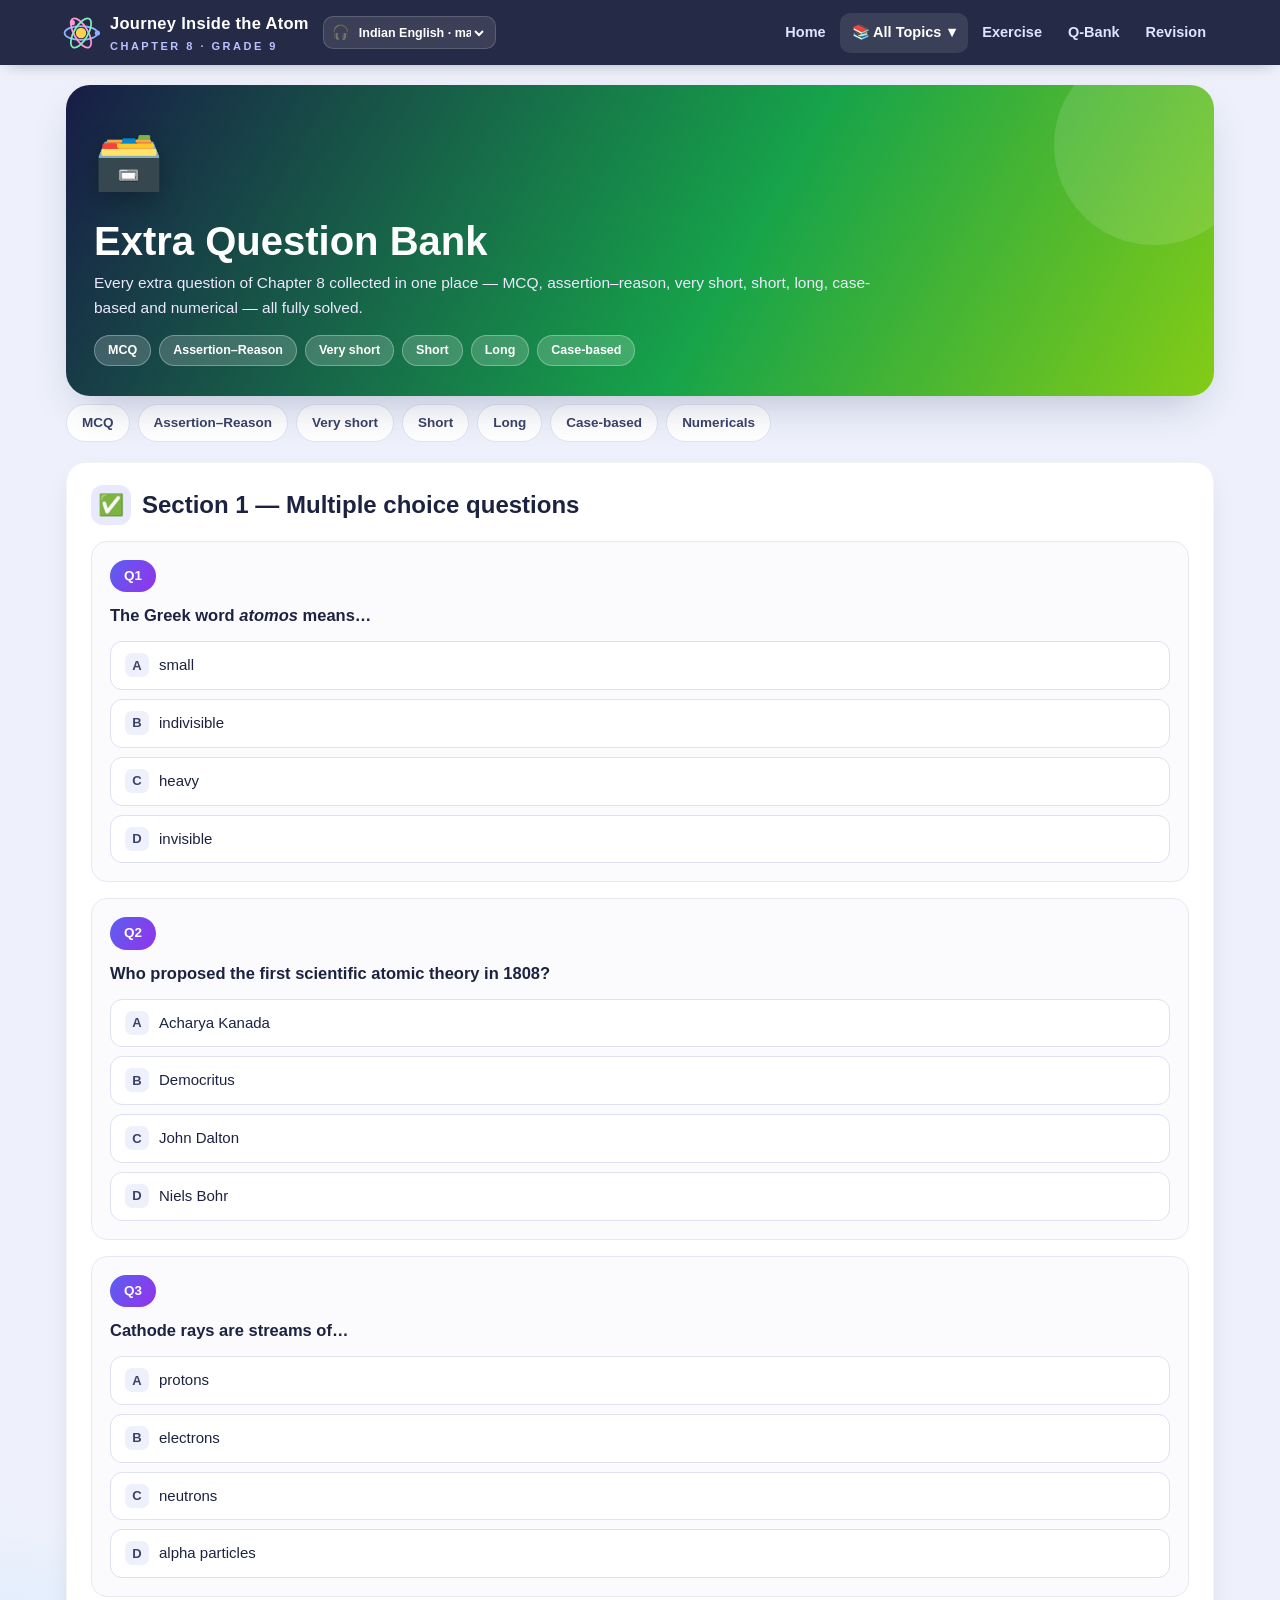
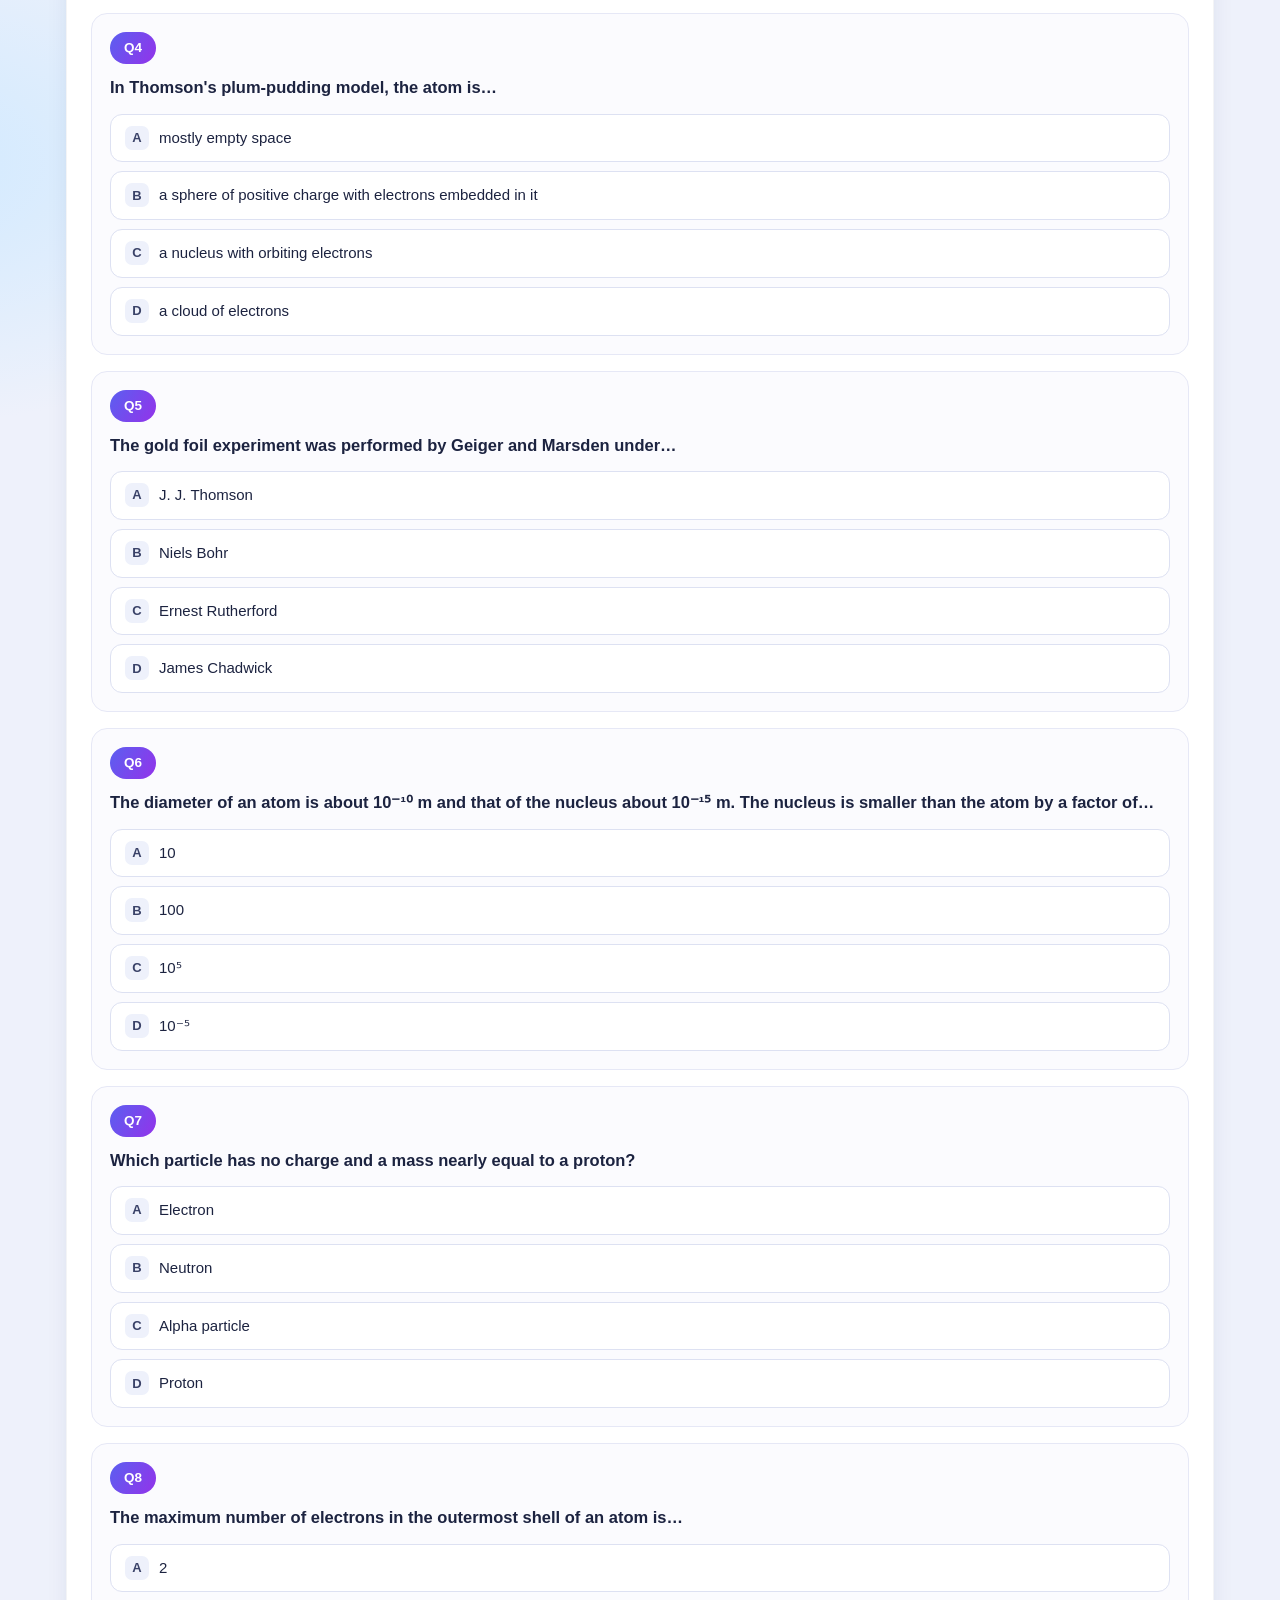
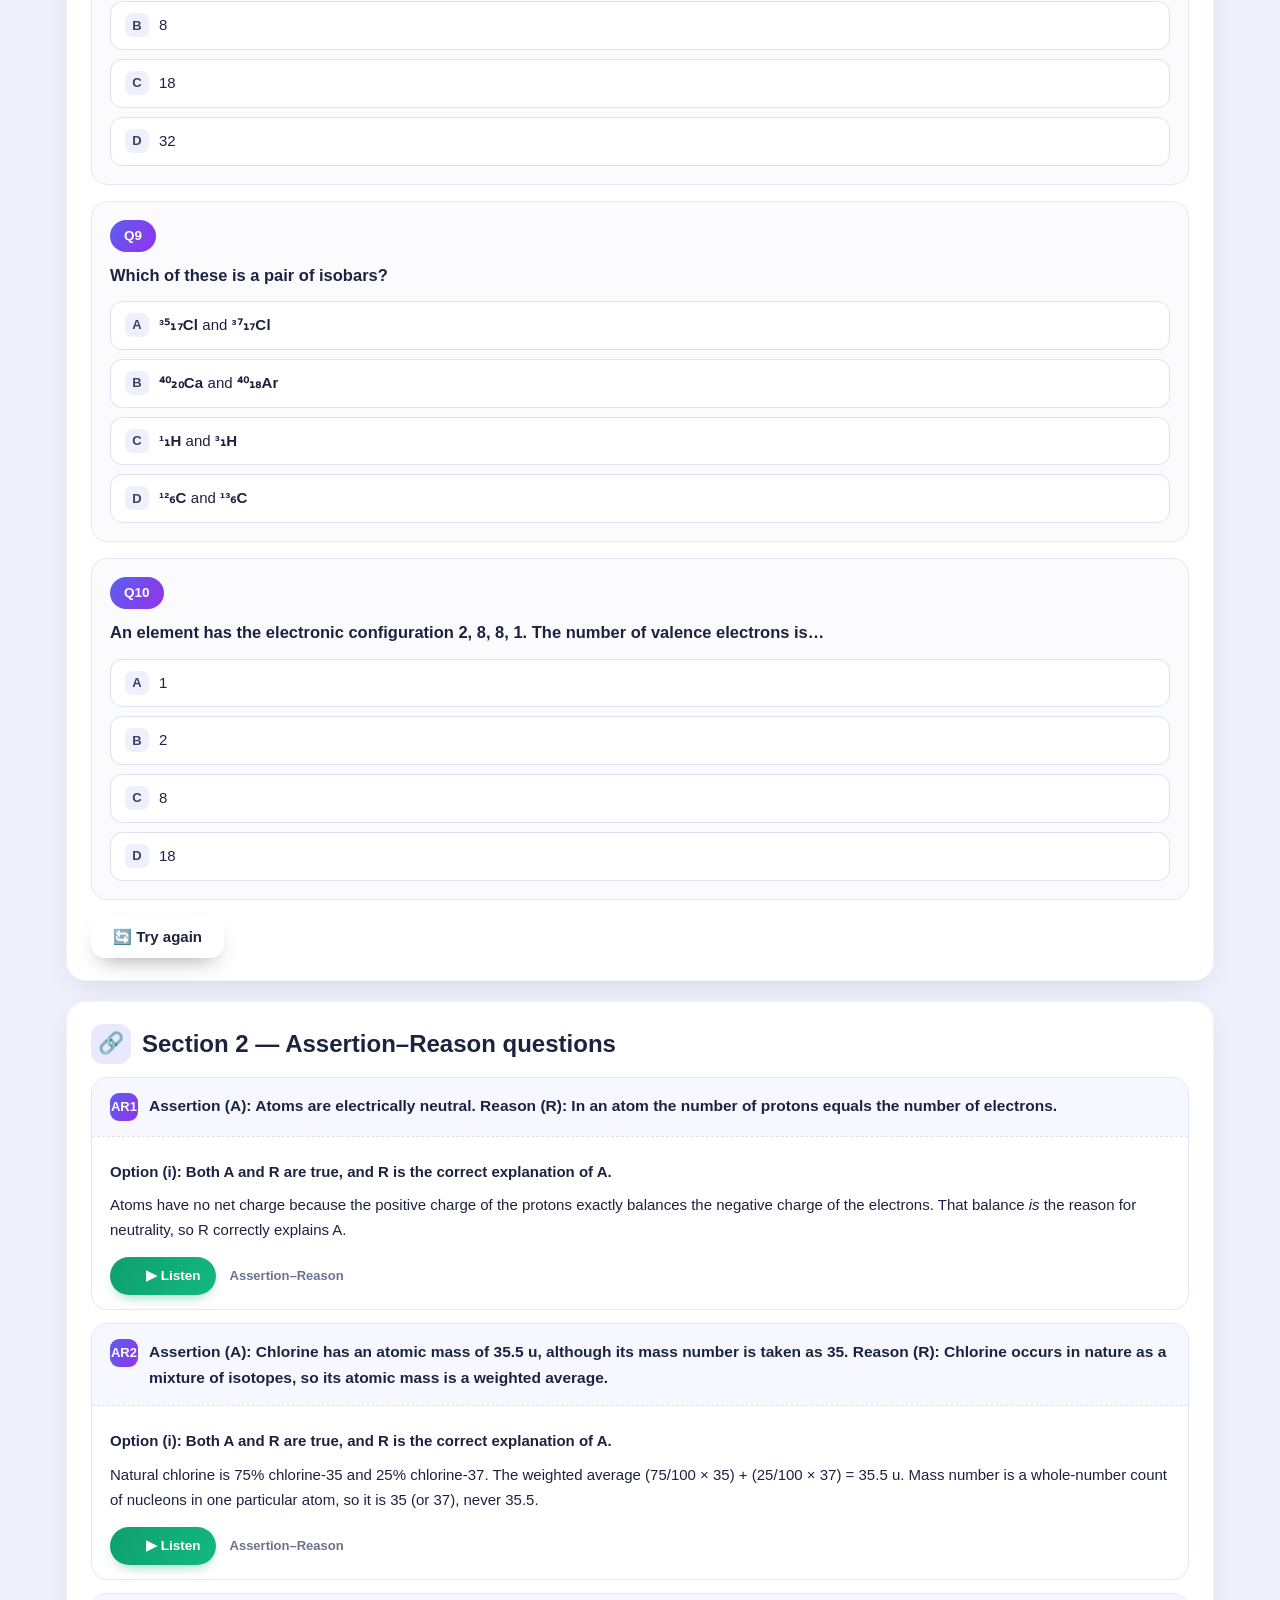
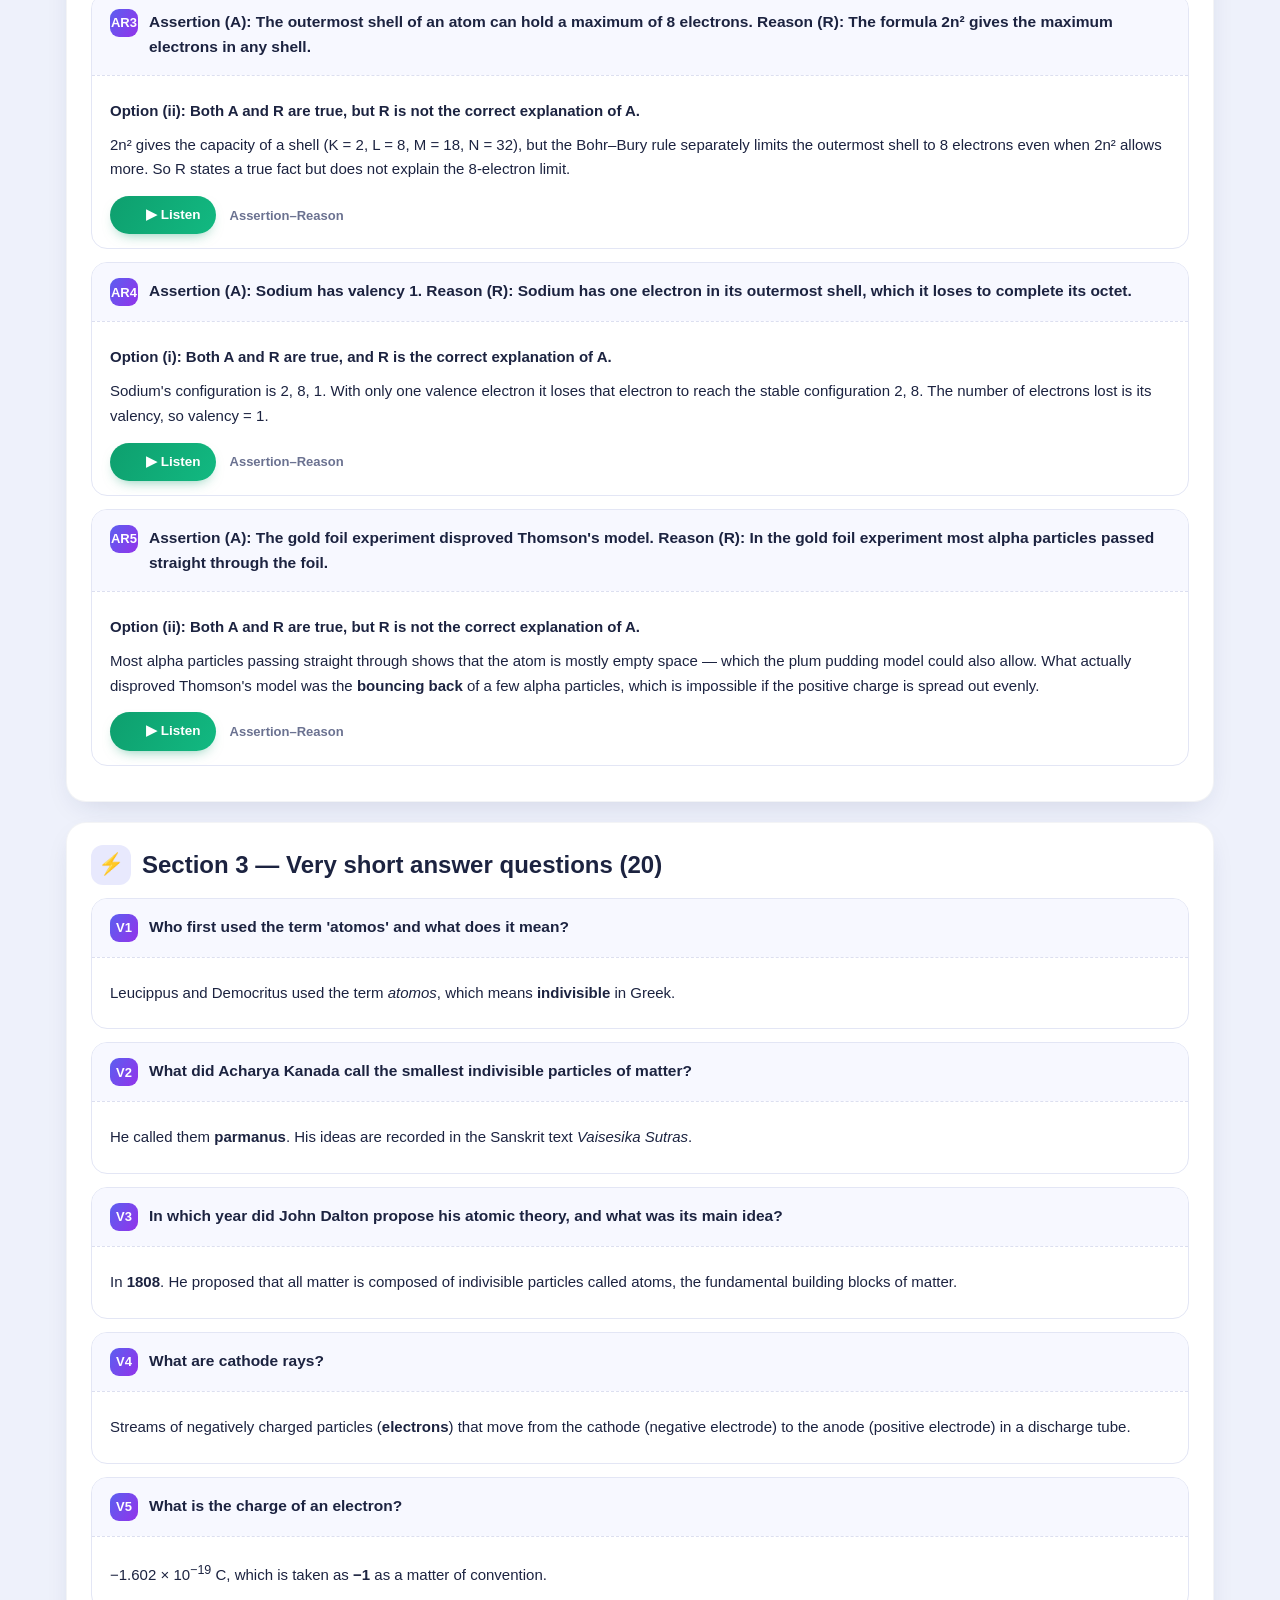
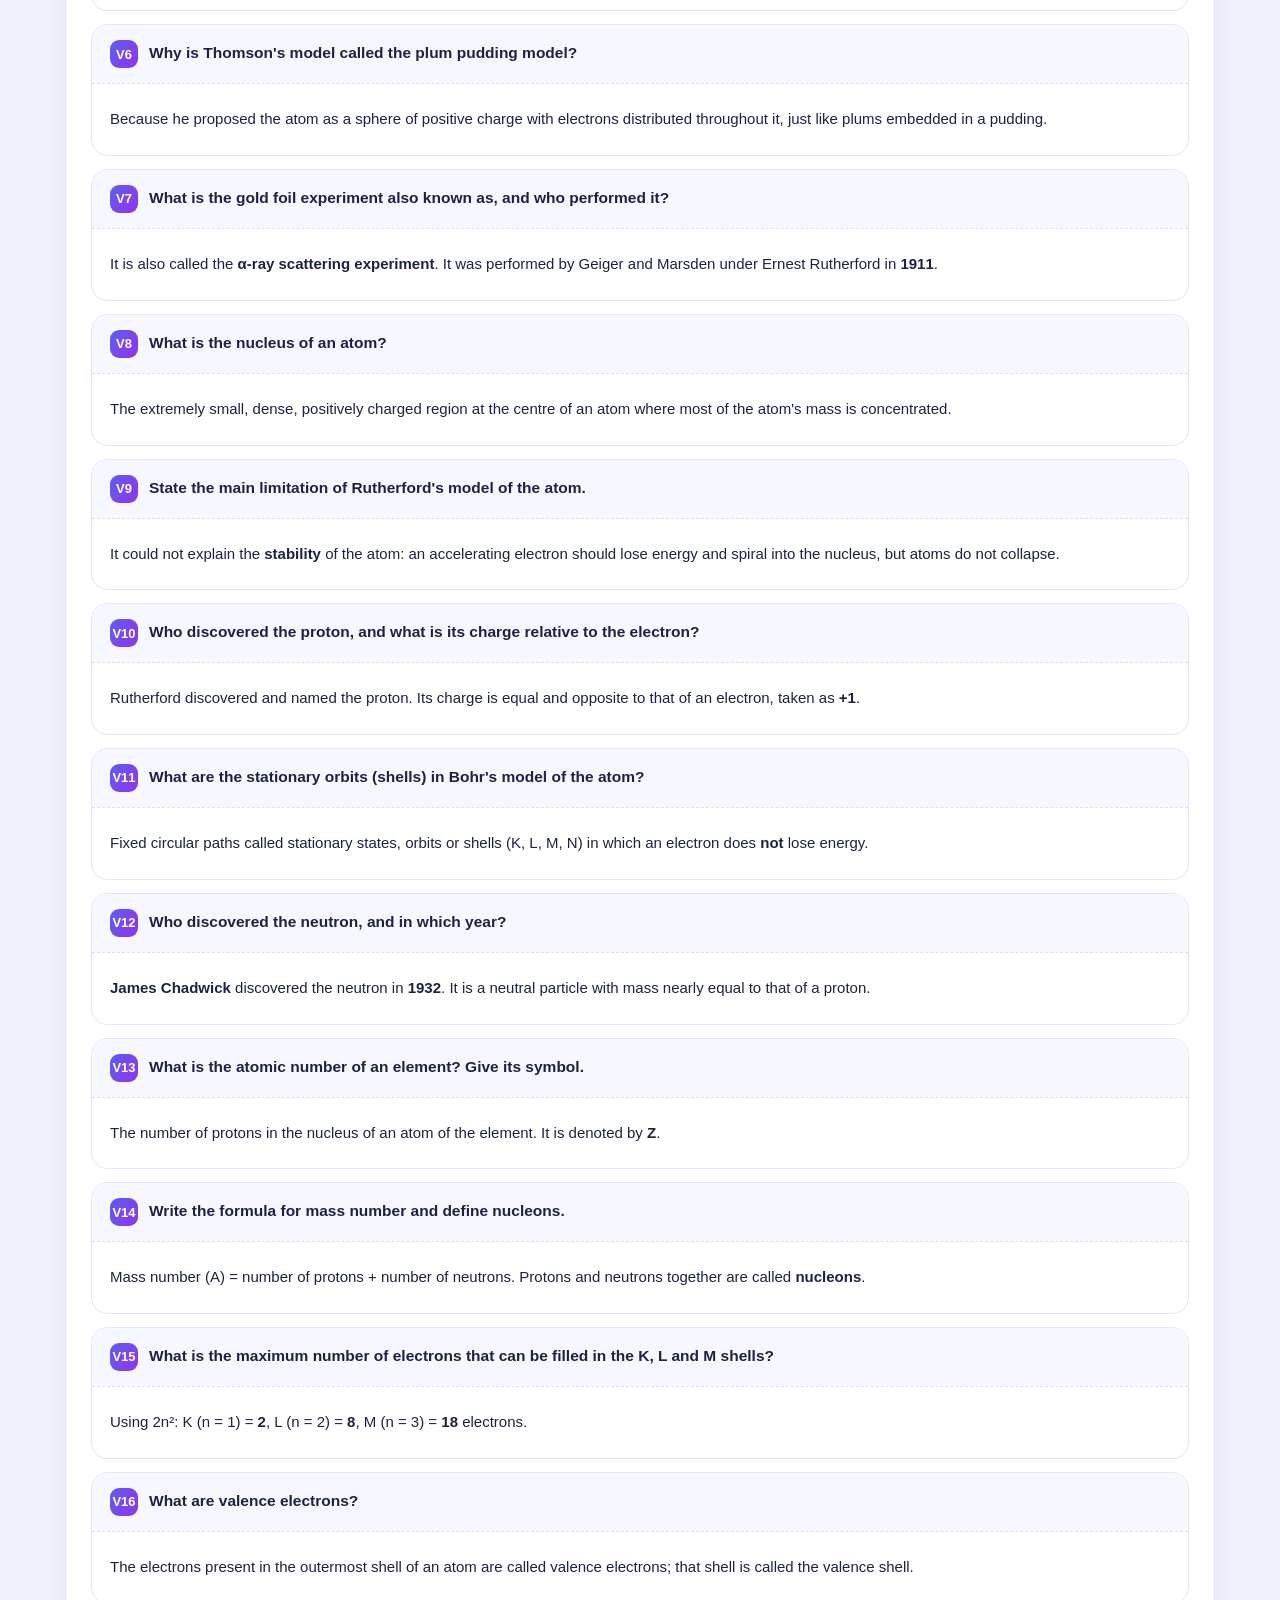
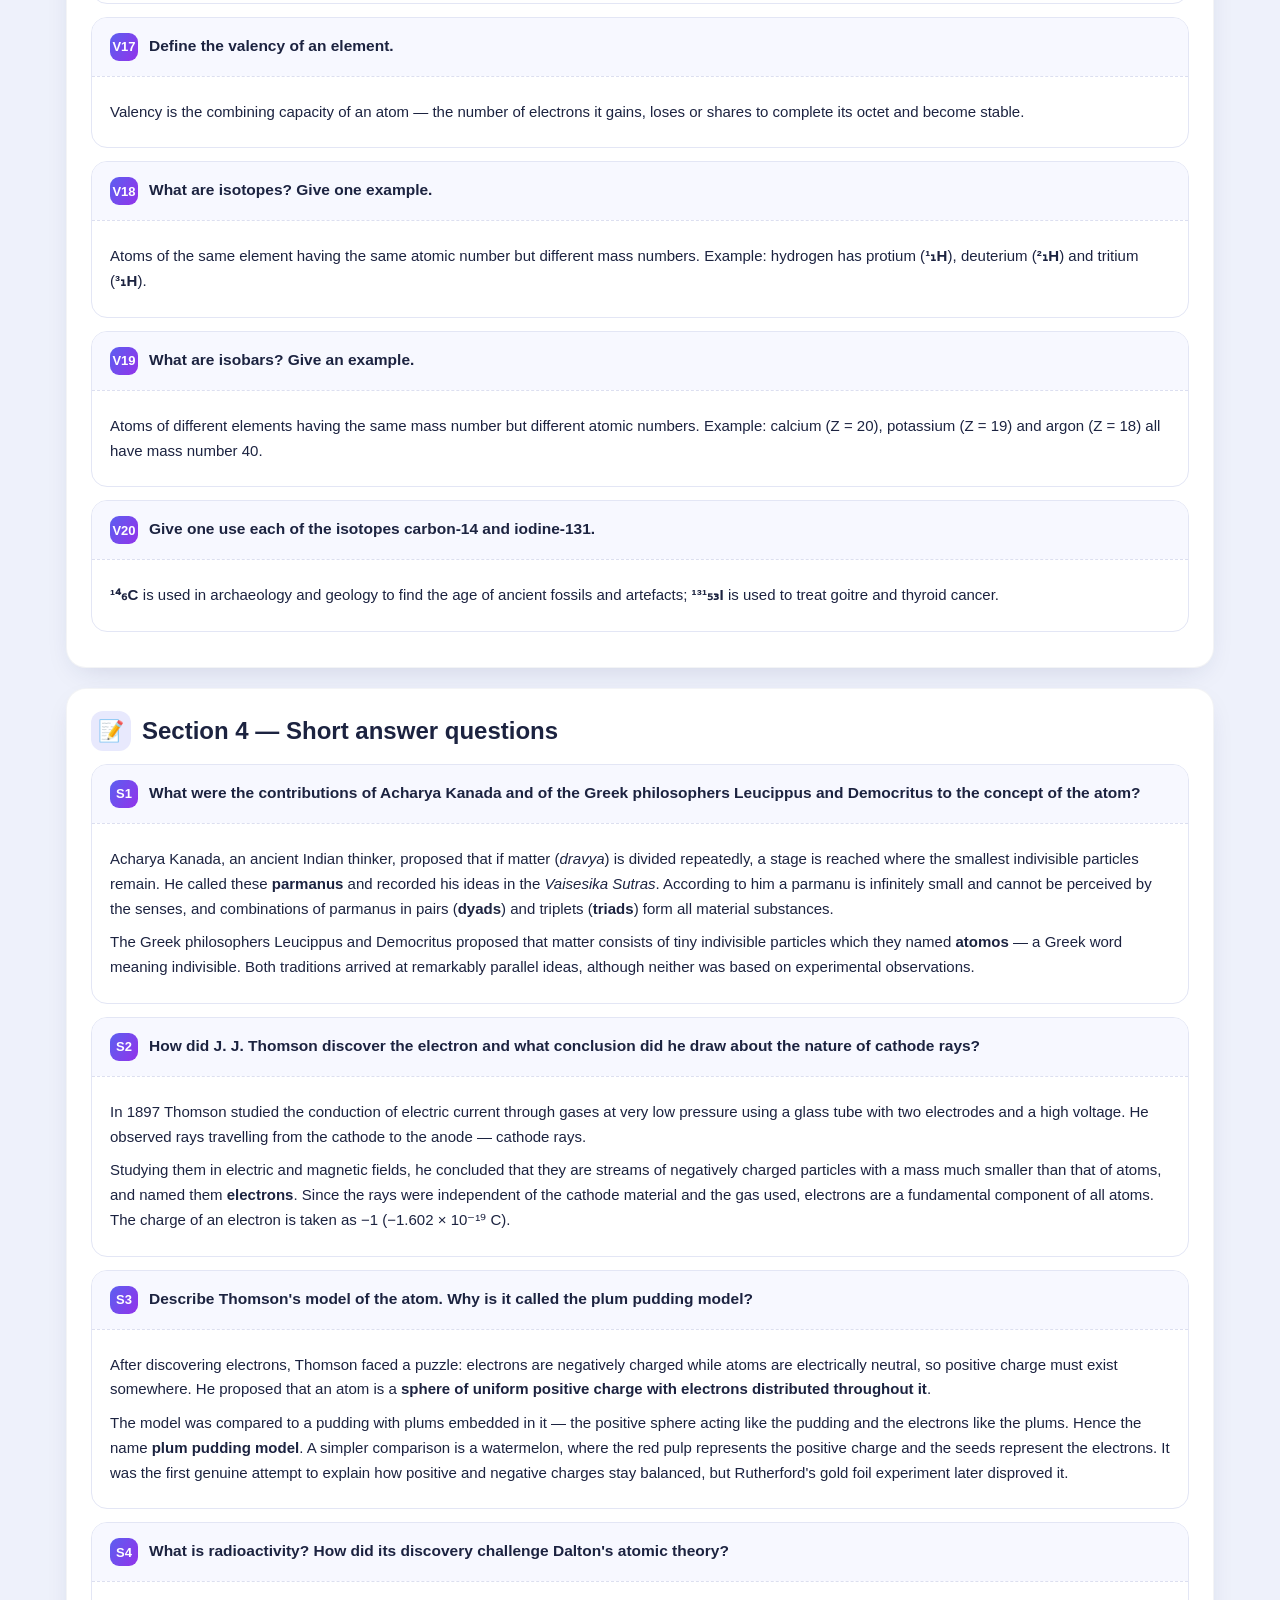
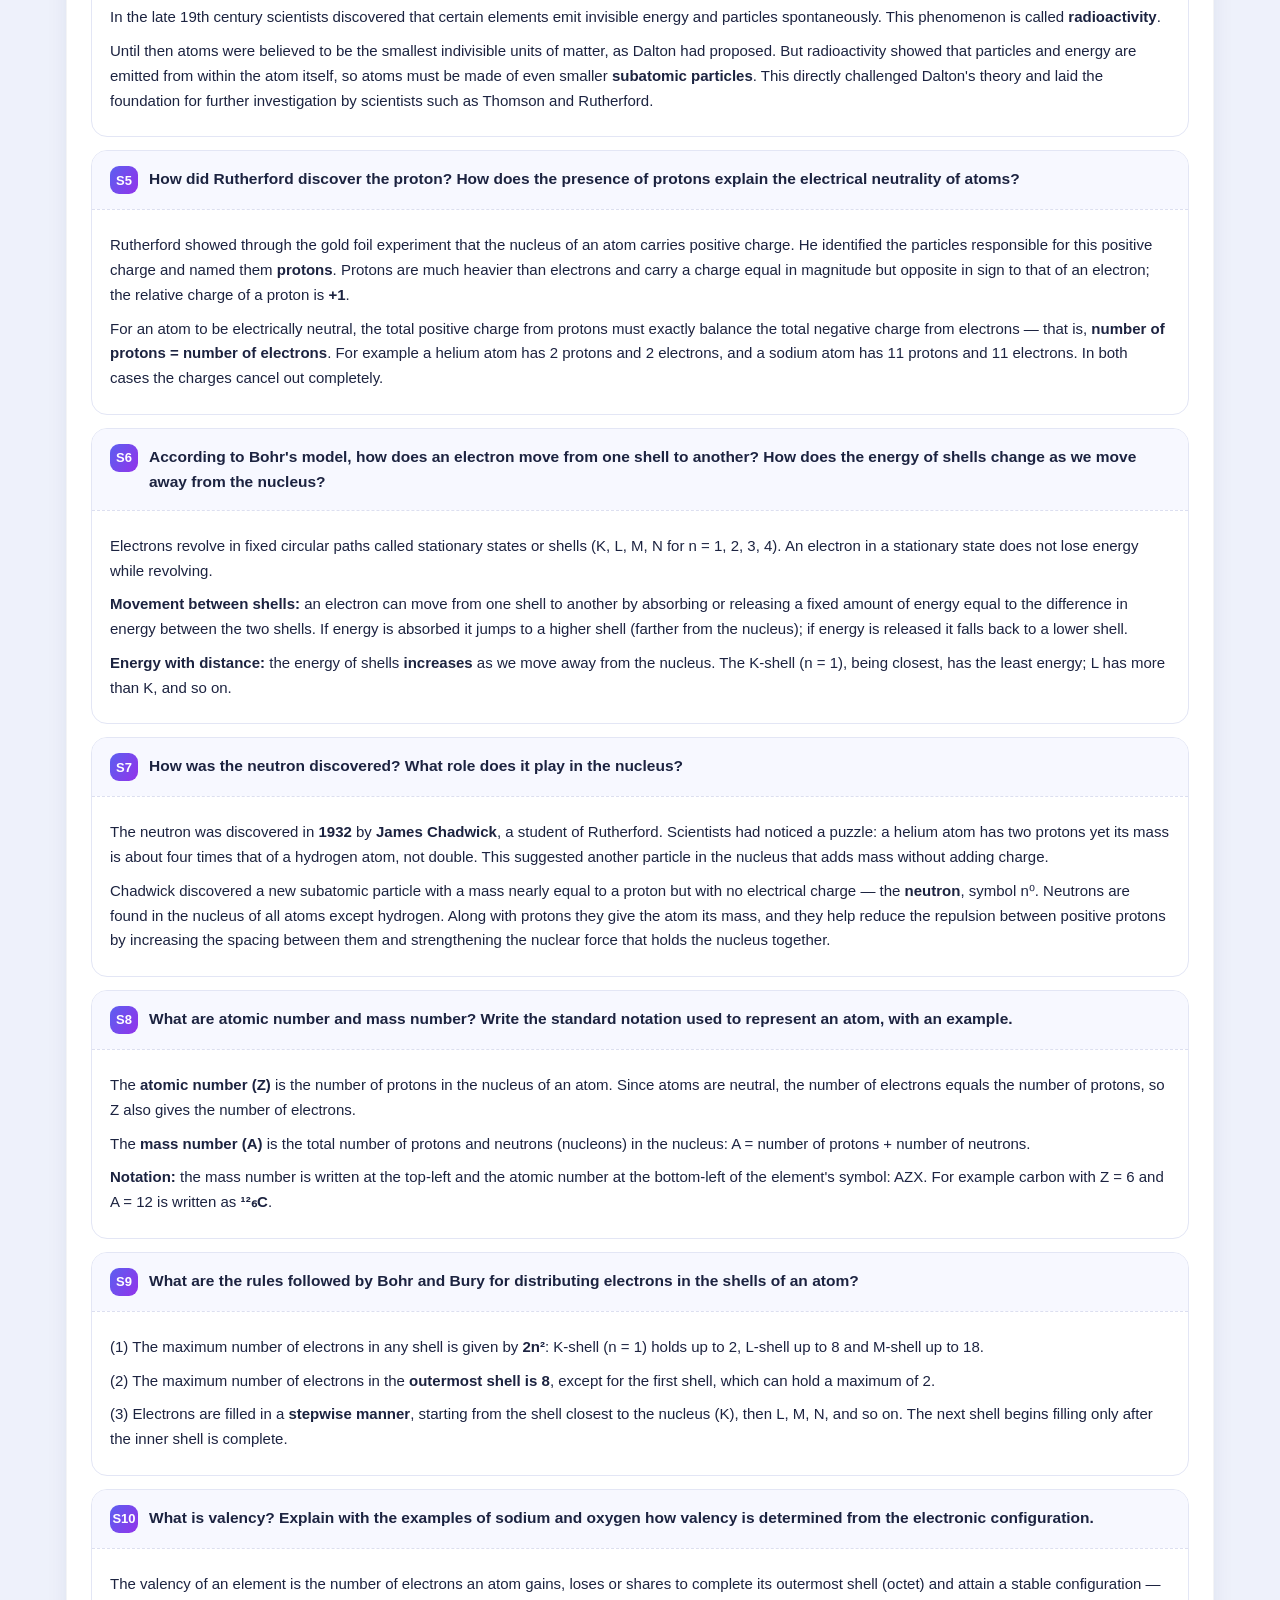
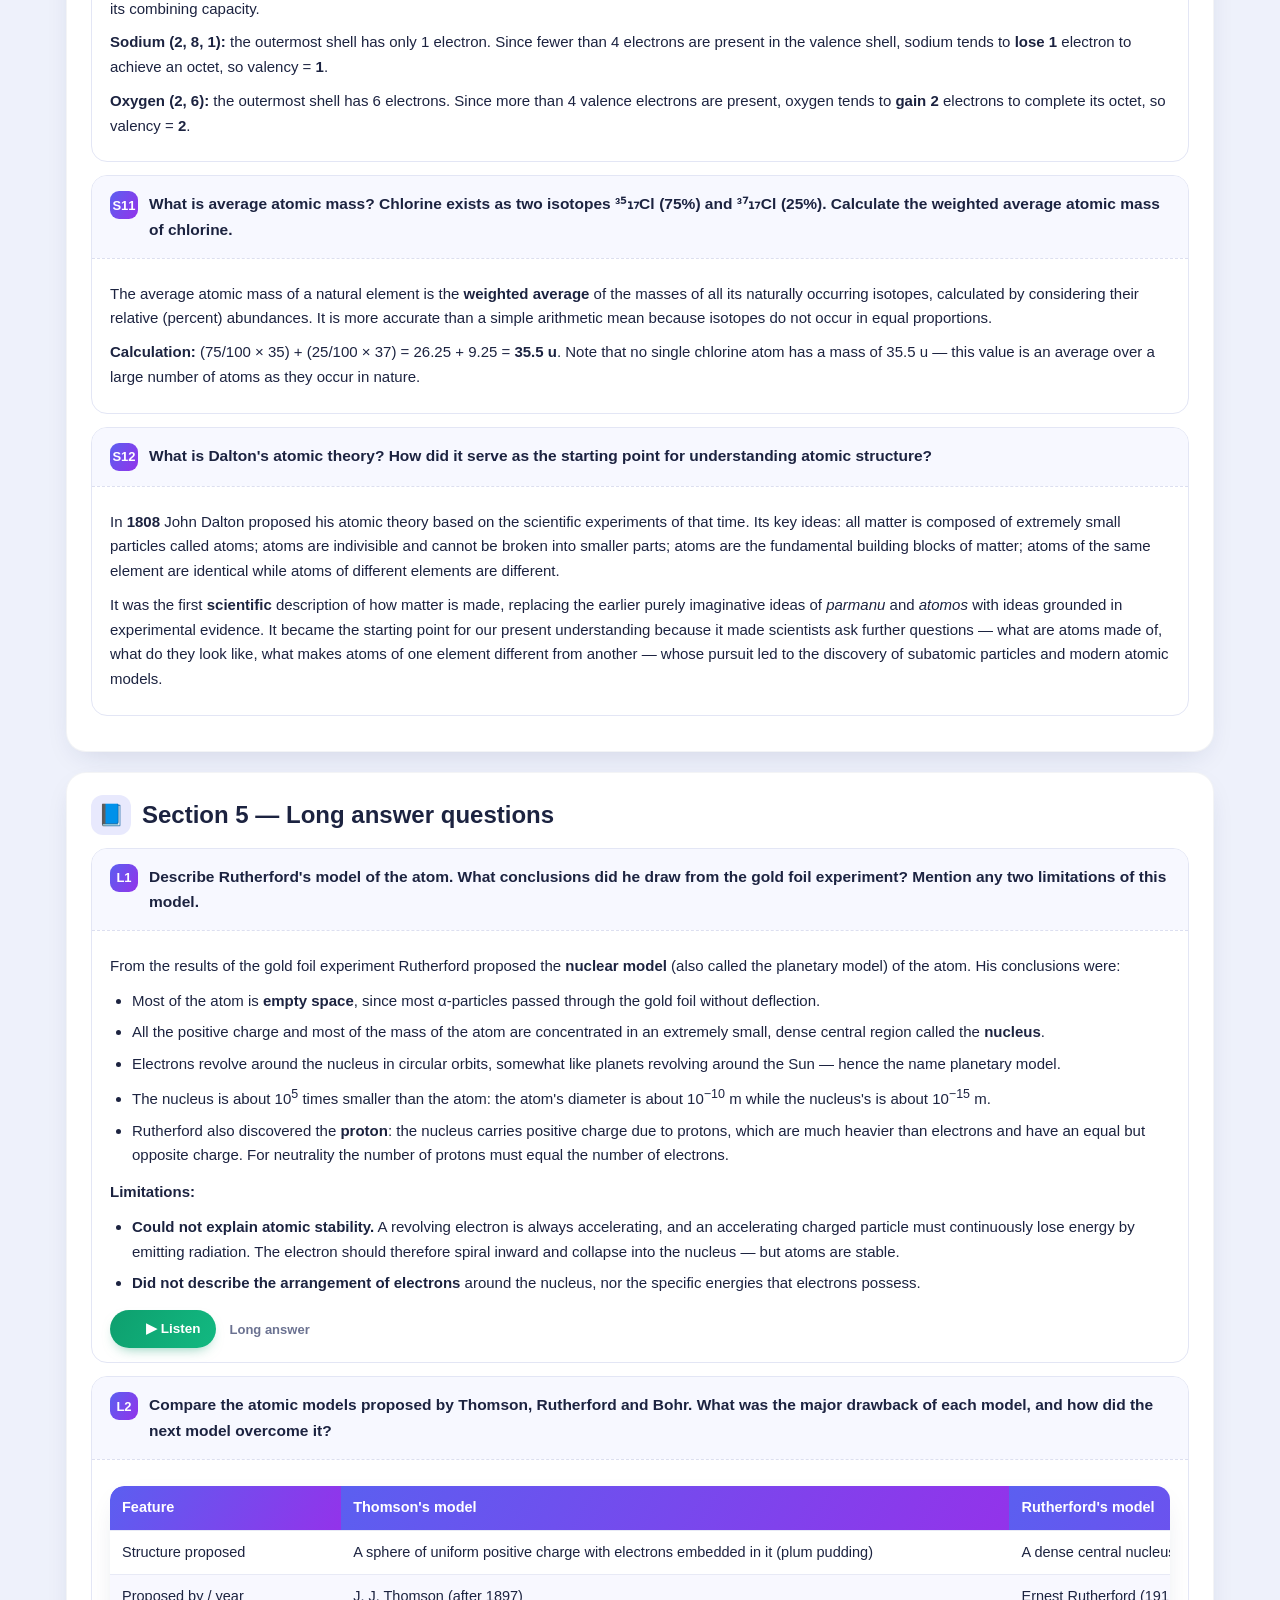
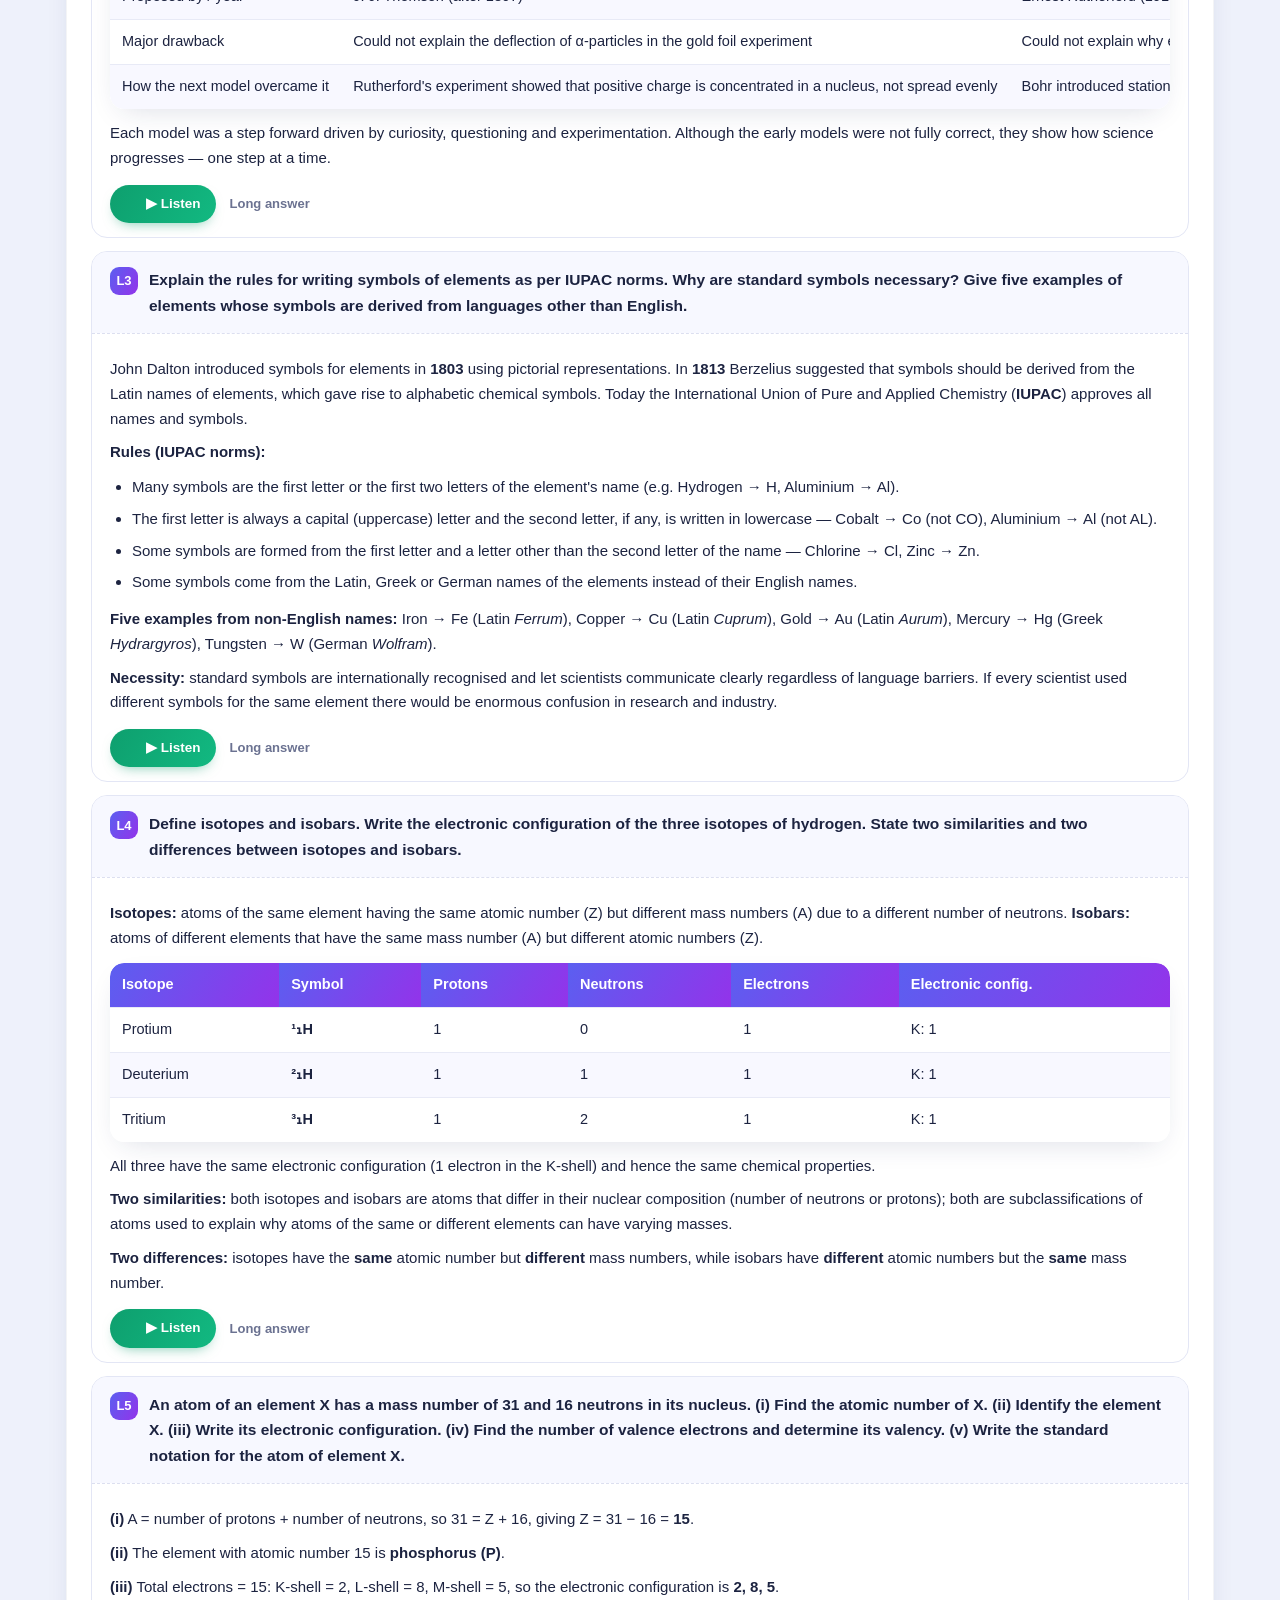
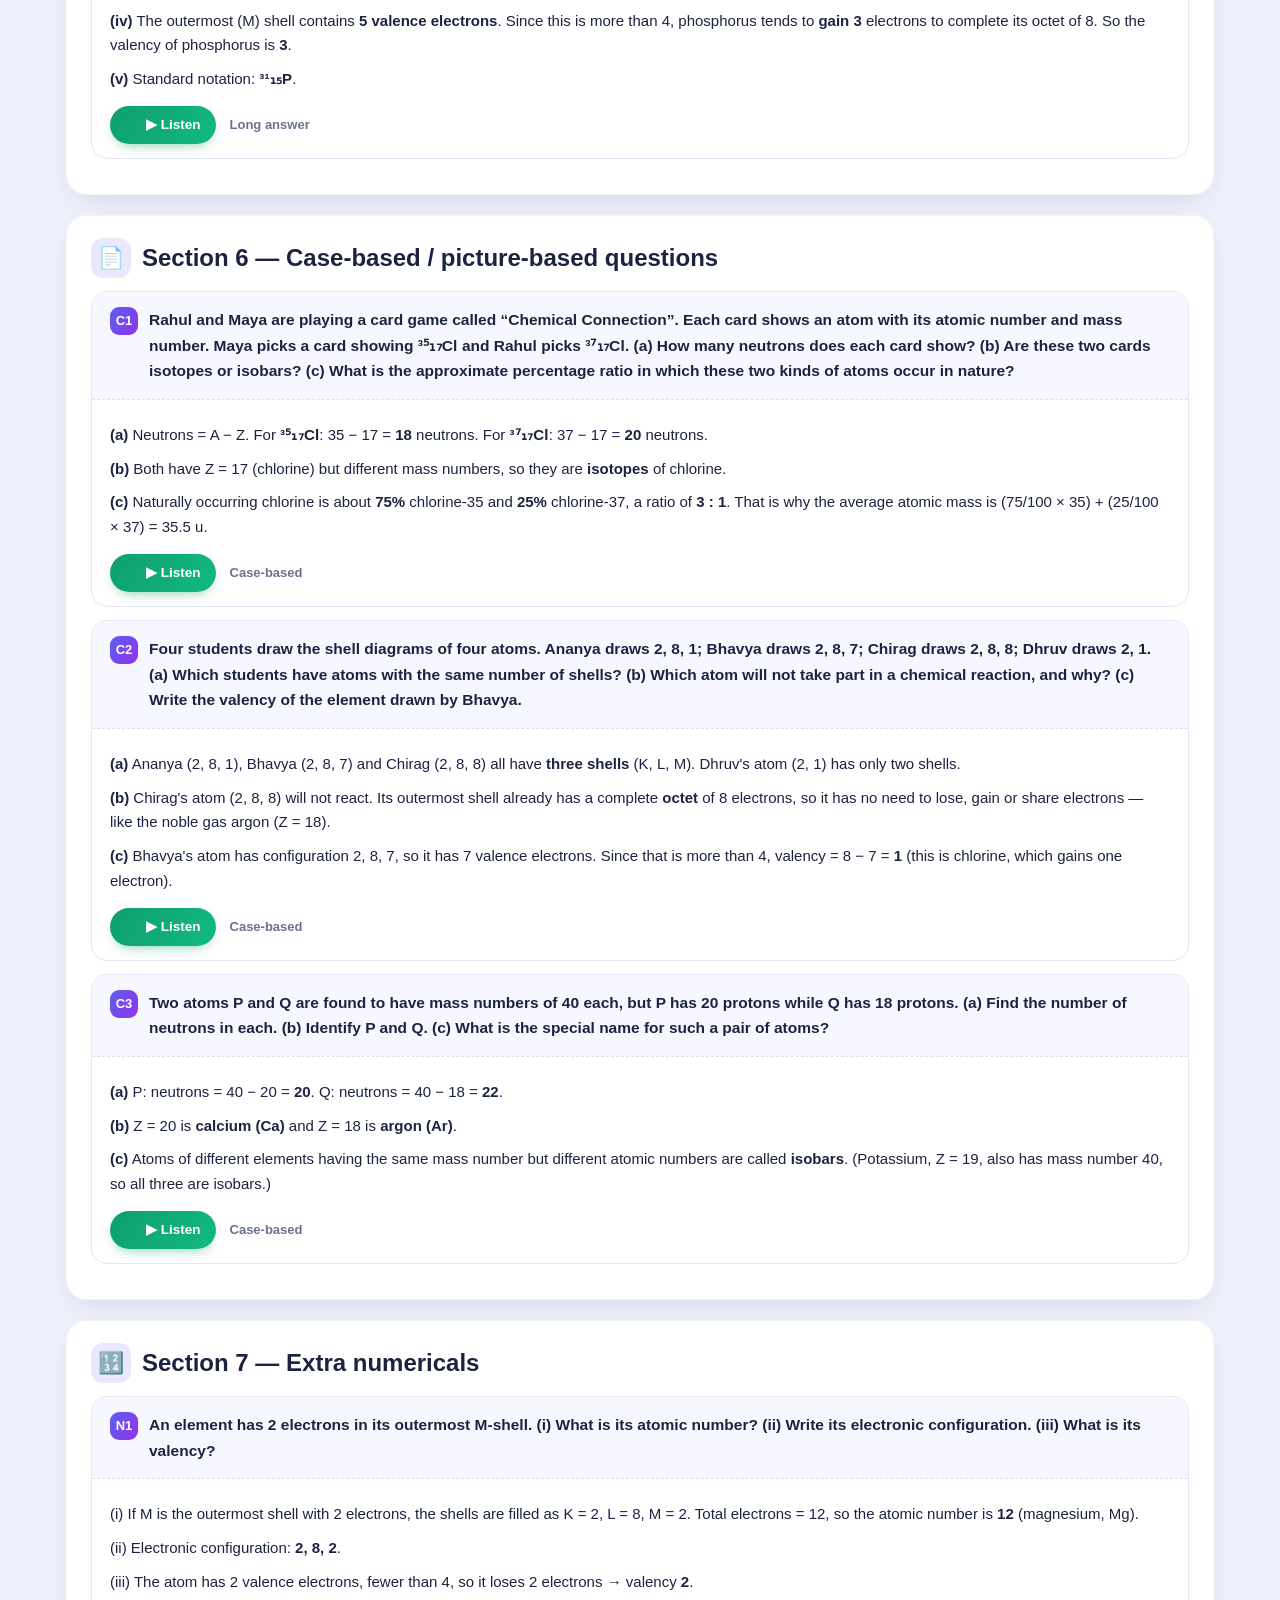
<file: questionbank.html>
<!DOCTYPE html>
<html lang="en">
<head>
<meta charset="utf-8">
<meta name="viewport" content="width=device-width, initial-scale=1, viewport-fit=cover">
<meta name="theme-color" content="#20245f">
<title>Extra Question Bank · Journey Inside the Atom</title>
<meta name="description" content="Chapter 8 Journey Inside the Atom — Extra Question Bank">
<link rel="stylesheet" href="assets/css/style.css">

</head>
<body>
<div class="progress" aria-hidden="true"></div>
<div class="nav">
  <div class="nav-in">
    <a class="brand" href="index.html">
      <svg class="logo" viewBox="0 0 44 44" aria-hidden="true">
        <circle cx="22" cy="22" r="6" fill="#ffd24d"/>
        <ellipse cx="22" cy="22" rx="19" ry="8" fill="none" stroke="#8fb2ff" stroke-width="2"/>
        <ellipse cx="22" cy="22" rx="19" ry="8" fill="none" stroke="#ff9ad5" stroke-width="2" transform="rotate(60 22 22)"/>
        <ellipse cx="22" cy="22" rx="19" ry="8" fill="none" stroke="#7ef0c0" stroke-width="2" transform="rotate(120 22 22)"/>
        <circle cx="41" cy="22" r="3" fill="#8fb2ff"/><circle cx="12" cy="10" r="3" fill="#ff9ad5"/>
      </svg>
      <span>Journey Inside the Atom<small>CHAPTER 8 · GRADE 9</small></span>
    </a>
    <div class="voice-pick" title="Narration voice used for every audio clip">
      <span class="vp-ico">🎧</span>
      <select id="voiceSel" aria-label="Choose narration voice">
        <option value="en-IN-male">Indian English · male</option>
      </select>
    </div>
    <div class="nav-links">
      <a href="index.html" class="desk">Home</a>
      <div class="drop"><button class="dd-btn" type="button" aria-expanded="false">📚 All Topics <span class="chev">▾</span></button><div class="drop-panel"><div class="grp">CHAPTER 8 · TOPICS</div><a href="topics/roots.html" class=""><span class="dp-ico" style="background:#7c3aed1f">🏺</span><span>1. Roots of Atomic Theory</span></a><a href="topics/thomson.html" class=""><span class="dp-ico" style="background:#2563eb1f">🔬</span><span>2. Thomson's Model</span></a><a href="topics/goldfoil.html" class=""><span class="dp-ico" style="background:#d977061f">🥇</span><span>3. Gold Foil & Rutherford</span></a><a href="topics/bohr.html" class=""><span class="dp-ico" style="background:#0891b21f">🛰️</span><span>4. Bohr's Model</span></a><a href="topics/neutron.html" class=""><span class="dp-ico" style="background:#4f46e51f">⚪</span><span>5. Neutron & Mass</span></a><a href="topics/symbols.html" class=""><span class="dp-ico" style="background:#be185d1f">🔣</span><span>6. Symbols of Elements</span></a><a href="topics/massnumber.html" class=""><span class="dp-ico" style="background:#0478571f">🔢</span><span>7. Atomic & Mass Number</span></a><a href="topics/configuration.html" class=""><span class="dp-ico" style="background:#9333ea1f">🌀</span><span>8. Electron Distribution</span></a><a href="topics/valency.html" class=""><span class="dp-ico" style="background:#dc26261f">🔗</span><span>9. Valency</span></a><a href="topics/isotopes.html" class=""><span class="dp-ico" style="background:#0d94881f">⚖️</span><span>10. Isotopes & Isobars</span></a><div class="grp">PRACTISE</div><a href="exercise.html"><span class="dp-ico" style="background:#fef3c7">📝</span><span>Exercise Solutions</span></a><a href="questionbank.html"><span class="dp-ico" style="background:#dcfce7">🗃️</span><span>Extra Question Bank</span></a><a href="revision.html"><span class="dp-ico" style="background:#e0e7ff">🧠</span><span>Revision &amp; Glossary</span></a></div></div>
      <a href="exercise.html" class="desk">Exercise</a>
      <a href="questionbank.html" class="deskon">Q-Bank</a>
      <a href="revision.html" class="desk">Revision</a>
      <button class="menu-btn" type="button" aria-expanded="false">☰ Menu</button>
    </div>
  </div>
</div>
<div class="wrap">
  <div class="thero" style="--acc:#16a34a;--acc2:#84cc16;background:linear-gradient(120deg,#181c46,#16a34a 58%,#84cc16)">
    <div class="big-ico">🗃️</div>
    <h1>Extra Question Bank</h1>
    <p>Every extra question of Chapter 8 collected in one place — MCQ, assertion–reason, very short, short, long, case-based and numerical — all fully solved.</p>
    <div class="tags"><span>MCQ</span><span>Assertion–Reason</span><span>Very short</span><span>Short</span><span>Long</span><span>Case-based</span></div>
  </div>
  <div class="jumplinks"><a href="#mcq">MCQ</a><a href="#ar">Assertion–Reason</a><a href="#vs">Very short</a><a href="#sa">Short</a><a href="#la">Long</a><a href="#cb">Case-based</a><a href="#nq">Numericals</a></div>
</div><div class="wrap "><section class="card reveal " id="mcq"><h2><span class="ico">✅</span>Section 1 — Multiple choice questions</h2><div class="quizbox" id="quiz_qb_mcq"><div class="q-item" data-ans="1" data-done="0"><div class="q-no">Q1</div><div class="q-text">The Greek word <i>atomos</i> means…</div><div class="opts"><button class="opt" type="button" data-exp="&lt;i&gt;Atomos&lt;/i&gt; means indivisible — it cannot be cut or divided further."><span class="key">A</span><span>small</span></button><button class="opt" type="button" data-exp="&lt;i&gt;Atomos&lt;/i&gt; means indivisible — it cannot be cut or divided further."><span class="key">B</span><span>indivisible</span></button><button class="opt" type="button" data-exp="&lt;i&gt;Atomos&lt;/i&gt; means indivisible — it cannot be cut or divided further."><span class="key">C</span><span>heavy</span></button><button class="opt" type="button" data-exp="&lt;i&gt;Atomos&lt;/i&gt; means indivisible — it cannot be cut or divided further."><span class="key">D</span><span>invisible</span></button></div><div class="feedback"></div></div><div class="q-item" data-ans="2" data-done="0"><div class="q-no">Q2</div><div class="q-text">Who proposed the first <b>scientific</b> atomic theory in 1808?</div><div class="opts"><button class="opt" type="button" data-exp="John Dalton proposed his atomic theory in 1808, based on the experiments of his time."><span class="key">A</span><span>Acharya Kanada</span></button><button class="opt" type="button" data-exp="John Dalton proposed his atomic theory in 1808, based on the experiments of his time."><span class="key">B</span><span>Democritus</span></button><button class="opt" type="button" data-exp="John Dalton proposed his atomic theory in 1808, based on the experiments of his time."><span class="key">C</span><span>John Dalton</span></button><button class="opt" type="button" data-exp="John Dalton proposed his atomic theory in 1808, based on the experiments of his time."><span class="key">D</span><span>Niels Bohr</span></button></div><div class="feedback"></div></div><div class="q-item" data-ans="1" data-done="0"><div class="q-no">Q3</div><div class="q-text">Cathode rays are streams of…</div><div class="opts"><button class="opt" type="button" data-exp="Cathode rays are streams of negatively charged electrons moving from the cathode to the anode."><span class="key">A</span><span>protons</span></button><button class="opt" type="button" data-exp="Cathode rays are streams of negatively charged electrons moving from the cathode to the anode."><span class="key">B</span><span>electrons</span></button><button class="opt" type="button" data-exp="Cathode rays are streams of negatively charged electrons moving from the cathode to the anode."><span class="key">C</span><span>neutrons</span></button><button class="opt" type="button" data-exp="Cathode rays are streams of negatively charged electrons moving from the cathode to the anode."><span class="key">D</span><span>alpha particles</span></button></div><div class="feedback"></div></div><div class="q-item" data-ans="1" data-done="0"><div class="q-no">Q4</div><div class="q-text">In Thomson's plum-pudding model, the atom is…</div><div class="opts"><button class="opt" type="button" data-exp="Thomson described the atom as a sphere of uniform positive charge with electrons distributed throughout it."><span class="key">A</span><span>mostly empty space</span></button><button class="opt" type="button" data-exp="Thomson described the atom as a sphere of uniform positive charge with electrons distributed throughout it."><span class="key">B</span><span>a sphere of positive charge with electrons embedded in it</span></button><button class="opt" type="button" data-exp="Thomson described the atom as a sphere of uniform positive charge with electrons distributed throughout it."><span class="key">C</span><span>a nucleus with orbiting electrons</span></button><button class="opt" type="button" data-exp="Thomson described the atom as a sphere of uniform positive charge with electrons distributed throughout it."><span class="key">D</span><span>a cloud of electrons</span></button></div><div class="feedback"></div></div><div class="q-item" data-ans="2" data-done="0"><div class="q-no">Q5</div><div class="q-text">The gold foil experiment was performed by Geiger and Marsden under…</div><div class="opts"><button class="opt" type="button" data-exp="Geiger and Marsden performed the alpha-particle scattering experiment in 1911 under the guidance of Ernest Rutherford."><span class="key">A</span><span>J. J. Thomson</span></button><button class="opt" type="button" data-exp="Geiger and Marsden performed the alpha-particle scattering experiment in 1911 under the guidance of Ernest Rutherford."><span class="key">B</span><span>Niels Bohr</span></button><button class="opt" type="button" data-exp="Geiger and Marsden performed the alpha-particle scattering experiment in 1911 under the guidance of Ernest Rutherford."><span class="key">C</span><span>Ernest Rutherford</span></button><button class="opt" type="button" data-exp="Geiger and Marsden performed the alpha-particle scattering experiment in 1911 under the guidance of Ernest Rutherford."><span class="key">D</span><span>James Chadwick</span></button></div><div class="feedback"></div></div><div class="q-item" data-ans="2" data-done="0"><div class="q-no">Q6</div><div class="q-text">The diameter of an atom is about 10⁻¹⁰ m and that of the nucleus about 10⁻¹⁵ m. The nucleus is smaller than the atom by a factor of…</div><div class="opts"><button class="opt" type="button" data-exp="10⁻¹⁰ ÷ 10⁻¹⁵ = 10⁵, so the nucleus is about one lakh (10⁵) times smaller than the atom."><span class="key">A</span><span>10</span></button><button class="opt" type="button" data-exp="10⁻¹⁰ ÷ 10⁻¹⁵ = 10⁵, so the nucleus is about one lakh (10⁵) times smaller than the atom."><span class="key">B</span><span>100</span></button><button class="opt" type="button" data-exp="10⁻¹⁰ ÷ 10⁻¹⁵ = 10⁵, so the nucleus is about one lakh (10⁵) times smaller than the atom."><span class="key">C</span><span>10⁵</span></button><button class="opt" type="button" data-exp="10⁻¹⁰ ÷ 10⁻¹⁵ = 10⁵, so the nucleus is about one lakh (10⁵) times smaller than the atom."><span class="key">D</span><span>10⁻⁵</span></button></div><div class="feedback"></div></div><div class="q-item" data-ans="1" data-done="0"><div class="q-no">Q7</div><div class="q-text">Which particle has <b>no charge</b> and a mass nearly equal to a proton?</div><div class="opts"><button class="opt" type="button" data-exp="The neutron (n⁰) has zero charge and a mass almost equal to that of a proton."><span class="key">A</span><span>Electron</span></button><button class="opt" type="button" data-exp="The neutron (n⁰) has zero charge and a mass almost equal to that of a proton."><span class="key">B</span><span>Neutron</span></button><button class="opt" type="button" data-exp="The neutron (n⁰) has zero charge and a mass almost equal to that of a proton."><span class="key">C</span><span>Alpha particle</span></button><button class="opt" type="button" data-exp="The neutron (n⁰) has zero charge and a mass almost equal to that of a proton."><span class="key">D</span><span>Proton</span></button></div><div class="feedback"></div></div><div class="q-item" data-ans="1" data-done="0"><div class="q-no">Q8</div><div class="q-text">The maximum number of electrons in the outermost shell of an atom is…</div><div class="opts"><button class="opt" type="button" data-exp="By the Bohr–Bury scheme the outermost shell can hold a maximum of 8 electrons (except when the first shell itself is the outermost — then only 2)."><span class="key">A</span><span>2</span></button><button class="opt" type="button" data-exp="By the Bohr–Bury scheme the outermost shell can hold a maximum of 8 electrons (except when the first shell itself is the outermost — then only 2)."><span class="key">B</span><span>8</span></button><button class="opt" type="button" data-exp="By the Bohr–Bury scheme the outermost shell can hold a maximum of 8 electrons (except when the first shell itself is the outermost — then only 2)."><span class="key">C</span><span>18</span></button><button class="opt" type="button" data-exp="By the Bohr–Bury scheme the outermost shell can hold a maximum of 8 electrons (except when the first shell itself is the outermost — then only 2)."><span class="key">D</span><span>32</span></button></div><div class="feedback"></div></div><div class="q-item" data-ans="1" data-done="0"><div class="q-no">Q9</div><div class="q-text">Which of these is a pair of <b>isobars</b>?</div><div class="opts"><button class="opt" type="button" data-exp="Isobars are atoms of different elements with the same mass number but different atomic numbers. Calcium (Z = 20) and argon (Z = 18) both have A = 40."><span class="key">A</span><span><span class="iso">³⁵₁₇Cl</span> and <span class="iso">³⁷₁₇Cl</span></span></button><button class="opt" type="button" data-exp="Isobars are atoms of different elements with the same mass number but different atomic numbers. Calcium (Z = 20) and argon (Z = 18) both have A = 40."><span class="key">B</span><span><span class="iso">⁴⁰₂₀Ca</span> and <span class="iso">⁴⁰₁₈Ar</span></span></button><button class="opt" type="button" data-exp="Isobars are atoms of different elements with the same mass number but different atomic numbers. Calcium (Z = 20) and argon (Z = 18) both have A = 40."><span class="key">C</span><span><span class="iso">¹₁H</span> and <span class="iso">³₁H</span></span></button><button class="opt" type="button" data-exp="Isobars are atoms of different elements with the same mass number but different atomic numbers. Calcium (Z = 20) and argon (Z = 18) both have A = 40."><span class="key">D</span><span><span class="iso">¹²₆C</span> and <span class="iso">¹³₆C</span></span></button></div><div class="feedback"></div></div><div class="q-item" data-ans="0" data-done="0"><div class="q-no">Q10</div><div class="q-text">An element has the electronic configuration 2, 8, 8, 1. The number of valence electrons is…</div><div class="opts"><button class="opt" type="button" data-exp="Valence electrons are the electrons in the outermost shell, which here is the N-shell with just 1 electron."><span class="key">A</span><span>1</span></button><button class="opt" type="button" data-exp="Valence electrons are the electrons in the outermost shell, which here is the N-shell with just 1 electron."><span class="key">B</span><span>2</span></button><button class="opt" type="button" data-exp="Valence electrons are the electrons in the outermost shell, which here is the N-shell with just 1 electron."><span class="key">C</span><span>8</span></button><button class="opt" type="button" data-exp="Valence electrons are the electrons in the outermost shell, which here is the N-shell with just 1 electron."><span class="key">D</span><span>18</span></button></div><div class="feedback"></div></div><div class="aud-row"><button class="btn quiz-reset" type="button" data-target="quiz_qb_mcq">🔄 Try again</button></div></div></section><section class="card reveal " id="ar"><h2><span class="ico">🔗</span>Section 2 — Assertion–Reason questions</h2><div class="bq"><div class="bq-q"><span class="qn">AR1</span><span><b>Assertion (A):</b> Atoms are electrically neutral. <b>Reason (R):</b> In an atom the number of protons equals the number of electrons.</span></div><div class="bq-a"><p><b>Option (i): Both A and R are true, and R is the correct explanation of A.</b></p><p>Atoms have no net charge because the positive charge of the protons exactly balances the negative charge of the electrons. That balance <i>is</i> the reason for neutrality, so R correctly explains A.</p><div class="aud-row"><button class="aud-btn" data-src="audio/qb_ar1.mp3" type="button" aria-label="▶ Listen"><span class="wave"><i></i><i></i><i></i></span><span class="lbl">▶ Listen</span></button><span class="meta">Assertion–Reason</span></div></div></div><div class="bq"><div class="bq-q"><span class="qn">AR2</span><span><b>Assertion (A):</b> Chlorine has an atomic mass of 35.5 u, although its mass number is taken as 35. <b>Reason (R):</b> Chlorine occurs in nature as a mixture of isotopes, so its atomic mass is a weighted average.</span></div><div class="bq-a"><p><b>Option (i): Both A and R are true, and R is the correct explanation of A.</b></p><p>Natural chlorine is 75% chlorine-35 and 25% chlorine-37. The weighted average (75/100 × 35) + (25/100 × 37) = 35.5 u. Mass number is a whole-number count of nucleons in one particular atom, so it is 35 (or 37), never 35.5.</p><div class="aud-row"><button class="aud-btn" data-src="audio/qb_ar2.mp3" type="button" aria-label="▶ Listen"><span class="wave"><i></i><i></i><i></i></span><span class="lbl">▶ Listen</span></button><span class="meta">Assertion–Reason</span></div></div></div><div class="bq"><div class="bq-q"><span class="qn">AR3</span><span><b>Assertion (A):</b> The outermost shell of an atom can hold a maximum of 8 electrons. <b>Reason (R):</b> The formula 2n² gives the maximum electrons in any shell.</span></div><div class="bq-a"><p><b>Option (ii): Both A and R are true, but R is not the correct explanation of A.</b></p><p>2n² gives the capacity of a shell (K = 2, L = 8, M = 18, N = 32), but the Bohr–Bury rule separately limits the outermost shell to 8 electrons even when 2n² allows more. So R states a true fact but does not explain the 8-electron limit.</p><div class="aud-row"><button class="aud-btn" data-src="audio/qb_ar3.mp3" type="button" aria-label="▶ Listen"><span class="wave"><i></i><i></i><i></i></span><span class="lbl">▶ Listen</span></button><span class="meta">Assertion–Reason</span></div></div></div><div class="bq"><div class="bq-q"><span class="qn">AR4</span><span><b>Assertion (A):</b> Sodium has valency 1. <b>Reason (R):</b> Sodium has one electron in its outermost shell, which it loses to complete its octet.</span></div><div class="bq-a"><p><b>Option (i): Both A and R are true, and R is the correct explanation of A.</b></p><p>Sodium's configuration is 2, 8, 1. With only one valence electron it loses that electron to reach the stable configuration 2, 8. The number of electrons lost is its valency, so valency = 1.</p><div class="aud-row"><button class="aud-btn" data-src="audio/qb_ar4.mp3" type="button" aria-label="▶ Listen"><span class="wave"><i></i><i></i><i></i></span><span class="lbl">▶ Listen</span></button><span class="meta">Assertion–Reason</span></div></div></div><div class="bq"><div class="bq-q"><span class="qn">AR5</span><span><b>Assertion (A):</b> The gold foil experiment disproved Thomson's model. <b>Reason (R):</b> In the gold foil experiment most alpha particles passed straight through the foil.</span></div><div class="bq-a"><p><b>Option (ii): Both A and R are true, but R is not the correct explanation of A.</b></p><p>Most alpha particles passing straight through shows that the atom is mostly empty space — which the plum pudding model could also allow. What actually disproved Thomson's model was the <b>bouncing back</b> of a few alpha particles, which is impossible if the positive charge is spread out evenly.</p><div class="aud-row"><button class="aud-btn" data-src="audio/qb_ar5.mp3" type="button" aria-label="▶ Listen"><span class="wave"><i></i><i></i><i></i></span><span class="lbl">▶ Listen</span></button><span class="meta">Assertion–Reason</span></div></div></div></section><section class="card reveal " id="vs"><h2><span class="ico">⚡</span>Section 3 — Very short answer questions (20)</h2><div class="bq"><div class="bq-q"><span class="qn">V1</span><span>Who first used the term 'atomos' and what does it mean?</span></div><div class="bq-a"><p>Leucippus and Democritus used the term <i>atomos</i>, which means <b>indivisible</b> in Greek.</p></div></div><div class="bq"><div class="bq-q"><span class="qn">V2</span><span>What did Acharya Kanada call the smallest indivisible particles of matter?</span></div><div class="bq-a"><p>He called them <b>parmanus</b>. His ideas are recorded in the Sanskrit text <i>Vaisesika Sutras</i>.</p></div></div><div class="bq"><div class="bq-q"><span class="qn">V3</span><span>In which year did John Dalton propose his atomic theory, and what was its main idea?</span></div><div class="bq-a"><p>In <b>1808</b>. He proposed that all matter is composed of indivisible particles called atoms, the fundamental building blocks of matter.</p></div></div><div class="bq"><div class="bq-q"><span class="qn">V4</span><span>What are cathode rays?</span></div><div class="bq-a"><p>Streams of negatively charged particles (<b>electrons</b>) that move from the cathode (negative electrode) to the anode (positive electrode) in a discharge tube.</p></div></div><div class="bq"><div class="bq-q"><span class="qn">V5</span><span>What is the charge of an electron?</span></div><div class="bq-a"><p>−1.602 × 10<sup>−19</sup> C, which is taken as <b>−1</b> as a matter of convention.</p></div></div><div class="bq"><div class="bq-q"><span class="qn">V6</span><span>Why is Thomson's model called the plum pudding model?</span></div><div class="bq-a"><p>Because he proposed the atom as a sphere of positive charge with electrons distributed throughout it, just like plums embedded in a pudding.</p></div></div><div class="bq"><div class="bq-q"><span class="qn">V7</span><span>What is the gold foil experiment also known as, and who performed it?</span></div><div class="bq-a"><p>It is also called the <b>α-ray scattering experiment</b>. It was performed by Geiger and Marsden under Ernest Rutherford in <b>1911</b>.</p></div></div><div class="bq"><div class="bq-q"><span class="qn">V8</span><span>What is the nucleus of an atom?</span></div><div class="bq-a"><p>The extremely small, dense, positively charged region at the centre of an atom where most of the atom's mass is concentrated.</p></div></div><div class="bq"><div class="bq-q"><span class="qn">V9</span><span>State the main limitation of Rutherford's model of the atom.</span></div><div class="bq-a"><p>It could not explain the <b>stability</b> of the atom: an accelerating electron should lose energy and spiral into the nucleus, but atoms do not collapse.</p></div></div><div class="bq"><div class="bq-q"><span class="qn">V10</span><span>Who discovered the proton, and what is its charge relative to the electron?</span></div><div class="bq-a"><p>Rutherford discovered and named the proton. Its charge is equal and opposite to that of an electron, taken as <b>+1</b>.</p></div></div><div class="bq"><div class="bq-q"><span class="qn">V11</span><span>What are the stationary orbits (shells) in Bohr's model of the atom?</span></div><div class="bq-a"><p>Fixed circular paths called stationary states, orbits or shells (K, L, M, N) in which an electron does <b>not</b> lose energy.</p></div></div><div class="bq"><div class="bq-q"><span class="qn">V12</span><span>Who discovered the neutron, and in which year?</span></div><div class="bq-a"><p><b>James Chadwick</b> discovered the neutron in <b>1932</b>. It is a neutral particle with mass nearly equal to that of a proton.</p></div></div><div class="bq"><div class="bq-q"><span class="qn">V13</span><span>What is the atomic number of an element? Give its symbol.</span></div><div class="bq-a"><p>The number of protons in the nucleus of an atom of the element. It is denoted by <b>Z</b>.</p></div></div><div class="bq"><div class="bq-q"><span class="qn">V14</span><span>Write the formula for mass number and define nucleons.</span></div><div class="bq-a"><p>Mass number (A) = number of protons + number of neutrons. Protons and neutrons together are called <b>nucleons</b>.</p></div></div><div class="bq"><div class="bq-q"><span class="qn">V15</span><span>What is the maximum number of electrons that can be filled in the K, L and M shells?</span></div><div class="bq-a"><p>Using 2n²: K (n = 1) = <b>2</b>, L (n = 2) = <b>8</b>, M (n = 3) = <b>18</b> electrons.</p></div></div><div class="bq"><div class="bq-q"><span class="qn">V16</span><span>What are valence electrons?</span></div><div class="bq-a"><p>The electrons present in the outermost shell of an atom are called valence electrons; that shell is called the valence shell.</p></div></div><div class="bq"><div class="bq-q"><span class="qn">V17</span><span>Define the valency of an element.</span></div><div class="bq-a"><p>Valency is the combining capacity of an atom — the number of electrons it gains, loses or shares to complete its octet and become stable.</p></div></div><div class="bq"><div class="bq-q"><span class="qn">V18</span><span>What are isotopes? Give one example.</span></div><div class="bq-a"><p>Atoms of the same element having the same atomic number but different mass numbers. Example: hydrogen has protium (<span class="iso">¹₁H</span>), deuterium (<span class="iso">²₁H</span>) and tritium (<span class="iso">³₁H</span>).</p></div></div><div class="bq"><div class="bq-q"><span class="qn">V19</span><span>What are isobars? Give an example.</span></div><div class="bq-a"><p>Atoms of different elements having the same mass number but different atomic numbers. Example: calcium (Z = 20), potassium (Z = 19) and argon (Z = 18) all have mass number 40.</p></div></div><div class="bq"><div class="bq-q"><span class="qn">V20</span><span>Give one use each of the isotopes carbon-14 and iodine-131.</span></div><div class="bq-a"><p><span class="iso">¹⁴₆C</span> is used in archaeology and geology to find the age of ancient fossils and artefacts; <span class="iso">¹³¹₅₃I</span> is used to treat goitre and thyroid cancer.</p></div></div></section><section class="card reveal " id="sa"><h2><span class="ico">📝</span>Section 4 — Short answer questions</h2><div class="bq"><div class="bq-q"><span class="qn">S1</span><span>What were the contributions of Acharya Kanada and of the Greek philosophers Leucippus and Democritus to the concept of the atom?</span></div><div class="bq-a"><p>Acharya Kanada, an ancient Indian thinker, proposed that if matter (<i>dravya</i>) is divided repeatedly, a stage is reached where the smallest indivisible particles remain. He called these <b>parmanus</b> and recorded his ideas in the <i>Vaisesika Sutras</i>. According to him a parmanu is infinitely small and cannot be perceived by the senses, and combinations of parmanus in pairs (<b>dyads</b>) and triplets (<b>triads</b>) form all material substances.</p><p>The Greek philosophers Leucippus and Democritus proposed that matter consists of tiny indivisible particles which they named <b>atomos</b> — a Greek word meaning indivisible. Both traditions arrived at remarkably parallel ideas, although neither was based on experimental observations.</p></div></div><div class="bq"><div class="bq-q"><span class="qn">S2</span><span>How did J. J. Thomson discover the electron and what conclusion did he draw about the nature of cathode rays?</span></div><div class="bq-a"><p>In 1897 Thomson studied the conduction of electric current through gases at very low pressure using a glass tube with two electrodes and a high voltage. He observed rays travelling from the cathode to the anode — cathode rays.</p><p>Studying them in electric and magnetic fields, he concluded that they are streams of negatively charged particles with a mass much smaller than that of atoms, and named them <b>electrons</b>. Since the rays were independent of the cathode material and the gas used, electrons are a fundamental component of all atoms. The charge of an electron is taken as −1 (−1.602 × 10⁻¹⁹ C).</p></div></div><div class="bq"><div class="bq-q"><span class="qn">S3</span><span>Describe Thomson's model of the atom. Why is it called the plum pudding model?</span></div><div class="bq-a"><p>After discovering electrons, Thomson faced a puzzle: electrons are negatively charged while atoms are electrically neutral, so positive charge must exist somewhere. He proposed that an atom is a <b>sphere of uniform positive charge with electrons distributed throughout it</b>.</p><p>The model was compared to a pudding with plums embedded in it — the positive sphere acting like the pudding and the electrons like the plums. Hence the name <b>plum pudding model</b>. A simpler comparison is a watermelon, where the red pulp represents the positive charge and the seeds represent the electrons. It was the first genuine attempt to explain how positive and negative charges stay balanced, but Rutherford's gold foil experiment later disproved it.</p></div></div><div class="bq"><div class="bq-q"><span class="qn">S4</span><span>What is radioactivity? How did its discovery challenge Dalton's atomic theory?</span></div><div class="bq-a"><p>In the late 19th century scientists discovered that certain elements emit invisible energy and particles spontaneously. This phenomenon is called <b>radioactivity</b>.</p><p>Until then atoms were believed to be the smallest indivisible units of matter, as Dalton had proposed. But radioactivity showed that particles and energy are emitted from within the atom itself, so atoms must be made of even smaller <b>subatomic particles</b>. This directly challenged Dalton's theory and laid the foundation for further investigation by scientists such as Thomson and Rutherford.</p></div></div><div class="bq"><div class="bq-q"><span class="qn">S5</span><span>How did Rutherford discover the proton? How does the presence of protons explain the electrical neutrality of atoms?</span></div><div class="bq-a"><p>Rutherford showed through the gold foil experiment that the nucleus of an atom carries positive charge. He identified the particles responsible for this positive charge and named them <b>protons</b>. Protons are much heavier than electrons and carry a charge equal in magnitude but opposite in sign to that of an electron; the relative charge of a proton is <b>+1</b>.</p><p>For an atom to be electrically neutral, the total positive charge from protons must exactly balance the total negative charge from electrons — that is, <b>number of protons = number of electrons</b>. For example a helium atom has 2 protons and 2 electrons, and a sodium atom has 11 protons and 11 electrons. In both cases the charges cancel out completely.</p></div></div><div class="bq"><div class="bq-q"><span class="qn">S6</span><span>According to Bohr's model, how does an electron move from one shell to another? How does the energy of shells change as we move away from the nucleus?</span></div><div class="bq-a"><p>Electrons revolve in fixed circular paths called stationary states or shells (K, L, M, N for n = 1, 2, 3, 4). An electron in a stationary state does not lose energy while revolving.</p><p><b>Movement between shells:</b> an electron can move from one shell to another by absorbing or releasing a fixed amount of energy equal to the difference in energy between the two shells. If energy is absorbed it jumps to a higher shell (farther from the nucleus); if energy is released it falls back to a lower shell.</p><p><b>Energy with distance:</b> the energy of shells <b>increases</b> as we move away from the nucleus. The K-shell (n = 1), being closest, has the least energy; L has more than K, and so on.</p></div></div><div class="bq"><div class="bq-q"><span class="qn">S7</span><span>How was the neutron discovered? What role does it play in the nucleus?</span></div><div class="bq-a"><p>The neutron was discovered in <b>1932</b> by <b>James Chadwick</b>, a student of Rutherford. Scientists had noticed a puzzle: a helium atom has two protons yet its mass is about four times that of a hydrogen atom, not double. This suggested another particle in the nucleus that adds mass without adding charge.</p><p>Chadwick discovered a new subatomic particle with a mass nearly equal to a proton but with no electrical charge — the <b>neutron</b>, symbol n⁰. Neutrons are found in the nucleus of all atoms except hydrogen. Along with protons they give the atom its mass, and they help reduce the repulsion between positive protons by increasing the spacing between them and strengthening the nuclear force that holds the nucleus together.</p></div></div><div class="bq"><div class="bq-q"><span class="qn">S8</span><span>What are atomic number and mass number? Write the standard notation used to represent an atom, with an example.</span></div><div class="bq-a"><p>The <b>atomic number (Z)</b> is the number of protons in the nucleus of an atom. Since atoms are neutral, the number of electrons equals the number of protons, so Z also gives the number of electrons.</p><p>The <b>mass number (A)</b> is the total number of protons and neutrons (nucleons) in the nucleus: A = number of protons + number of neutrons.</p><p><b>Notation:</b> the mass number is written at the top-left and the atomic number at the bottom-left of the element's symbol: AZX. For example carbon with Z = 6 and A = 12 is written as <span class="iso">¹²₆C</span>.</p></div></div><div class="bq"><div class="bq-q"><span class="qn">S9</span><span>What are the rules followed by Bohr and Bury for distributing electrons in the shells of an atom?</span></div><div class="bq-a"><p>(1) The maximum number of electrons in any shell is given by <b>2n²</b>: K-shell (n = 1) holds up to 2, L-shell up to 8 and M-shell up to 18.</p><p>(2) The maximum number of electrons in the <b>outermost shell is 8</b>, except for the first shell, which can hold a maximum of 2.</p><p>(3) Electrons are filled in a <b>stepwise manner</b>, starting from the shell closest to the nucleus (K), then L, M, N, and so on. The next shell begins filling only after the inner shell is complete.</p></div></div><div class="bq"><div class="bq-q"><span class="qn">S10</span><span>What is valency? Explain with the examples of sodium and oxygen how valency is determined from the electronic configuration.</span></div><div class="bq-a"><p>The valency of an element is the number of electrons an atom gains, loses or shares to complete its outermost shell (octet) and attain a stable configuration — its combining capacity.</p><p><b>Sodium (2, 8, 1):</b> the outermost shell has only 1 electron. Since fewer than 4 electrons are present in the valence shell, sodium tends to <b>lose 1</b> electron to achieve an octet, so valency = <b>1</b>.</p><p><b>Oxygen (2, 6):</b> the outermost shell has 6 electrons. Since more than 4 valence electrons are present, oxygen tends to <b>gain 2</b> electrons to complete its octet, so valency = <b>2</b>.</p></div></div><div class="bq"><div class="bq-q"><span class="qn">S11</span><span>What is average atomic mass? Chlorine exists as two isotopes <span class="iso">³⁵₁₇Cl</span> (75%) and <span class="iso">³⁷₁₇Cl</span> (25%). Calculate the weighted average atomic mass of chlorine.</span></div><div class="bq-a"><p>The average atomic mass of a natural element is the <b>weighted average</b> of the masses of all its naturally occurring isotopes, calculated by considering their relative (percent) abundances. It is more accurate than a simple arithmetic mean because isotopes do not occur in equal proportions.</p><p><b>Calculation:</b> (75/100 × 35) + (25/100 × 37) = 26.25 + 9.25 = <b>35.5 u</b>. Note that no single chlorine atom has a mass of 35.5 u — this value is an average over a large number of atoms as they occur in nature.</p></div></div><div class="bq"><div class="bq-q"><span class="qn">S12</span><span>What is Dalton's atomic theory? How did it serve as the starting point for understanding atomic structure?</span></div><div class="bq-a"><p>In <b>1808</b> John Dalton proposed his atomic theory based on the scientific experiments of that time. Its key ideas: all matter is composed of extremely small particles called atoms; atoms are indivisible and cannot be broken into smaller parts; atoms are the fundamental building blocks of matter; atoms of the same element are identical while atoms of different elements are different.</p><p>It was the first <b>scientific</b> description of how matter is made, replacing the earlier purely imaginative ideas of <i>parmanu</i> and <i>atomos</i> with ideas grounded in experimental evidence. It became the starting point for our present understanding because it made scientists ask further questions — what are atoms made of, what do they look like, what makes atoms of one element different from another — whose pursuit led to the discovery of subatomic particles and modern atomic models.</p></div></div></section><section class="card reveal " id="la"><h2><span class="ico">📘</span>Section 5 — Long answer questions</h2><div class="bq"><div class="bq-q"><span class="qn">L1</span><span>Describe Rutherford's model of the atom. What conclusions did he draw from the gold foil experiment? Mention any two limitations of this model.</span></div><div class="bq-a"><p>From the results of the gold foil experiment Rutherford proposed the <b>nuclear model</b> (also
called the planetary model) of the atom. His conclusions were:</p>
<ul><li>Most of the atom is <b>empty space</b>, since most α-particles passed through the gold foil
without deflection.</li>
<li>All the positive charge and most of the mass of the atom are concentrated in an extremely small,
dense central region called the <b>nucleus</b>.</li>
<li>Electrons revolve around the nucleus in circular orbits, somewhat like planets revolving around the
Sun — hence the name planetary model.</li>
<li>The nucleus is about 10<sup>5</sup> times smaller than the atom: the atom's diameter is about
10<sup>−10</sup> m while the nucleus's is about 10<sup>−15</sup> m.</li>
<li>Rutherford also discovered the <b>proton</b>: the nucleus carries positive charge due to protons,
which are much heavier than electrons and have an equal but opposite charge. For neutrality the number of
protons must equal the number of electrons.</li></ul>
<p><b>Limitations:</b></p>
<ul><li><b>Could not explain atomic stability.</b> A revolving electron is always accelerating, and an
accelerating charged particle must continuously lose energy by emitting radiation. The electron should
therefore spiral inward and collapse into the nucleus — but atoms are stable.</li>
<li><b>Did not describe the arrangement of electrons</b> around the nucleus, nor the specific energies
that electrons possess.</li></ul><div class="aud-row"><button class="aud-btn" data-src="audio/qb_long1.mp3" type="button" aria-label="▶ Listen"><span class="wave"><i></i><i></i><i></i></span><span class="lbl">▶ Listen</span></button><span class="meta">Long answer</span></div></div></div><div class="bq"><div class="bq-q"><span class="qn">L2</span><span>Compare the atomic models proposed by Thomson, Rutherford and Bohr. What was the major drawback of each model, and how did the next model overcome it?</span></div><div class="bq-a"><div class="tscroll"><table class=""><thead><tr><th>Feature</th><th>Thomson's model</th><th>Rutherford's model</th><th>Bohr's model</th></tr></thead><tbody><tr><td>Structure proposed</td><td>A sphere of uniform positive charge with electrons embedded in it (plum pudding)</td><td>A dense central nucleus with electrons revolving around it (planetary model)</td><td>Electrons revolve in fixed energy shells (orbits) around the nucleus</td></tr><tr><td>Proposed by / year</td><td>J. J. Thomson (after 1897)</td><td>Ernest Rutherford (1911)</td><td>Niels Bohr (1913)</td></tr><tr><td>Major drawback</td><td>Could not explain the deflection of α-particles in the gold foil experiment</td><td>Could not explain why electrons do not lose energy and fall into the nucleus (stability of the atom)</td><td>Had limitations of its own; the quantum mechanical model was proposed later</td></tr><tr><td>How the next model overcame it</td><td>Rutherford's experiment showed that positive charge is concentrated in a nucleus, not spread evenly</td><td>Bohr introduced stationary states, in which electrons do not lose energy</td><td>The quantum mechanical model treats electrons as electron clouds (studied in higher grades)</td></tr></tbody></table></div><p>Each model was a step forward driven by curiosity, questioning and experimentation. Although the early models were not fully correct, they show how science progresses — one step at a time.</p><div class="aud-row"><button class="aud-btn" data-src="audio/qb_long2.mp3" type="button" aria-label="▶ Listen"><span class="wave"><i></i><i></i><i></i></span><span class="lbl">▶ Listen</span></button><span class="meta">Long answer</span></div></div></div><div class="bq"><div class="bq-q"><span class="qn">L3</span><span>Explain the rules for writing symbols of elements as per IUPAC norms. Why are standard symbols necessary? Give five examples of elements whose symbols are derived from languages other than English.</span></div><div class="bq-a"><p>John Dalton introduced symbols for elements in <b>1803</b> using pictorial representations. In
<b>1813</b> Berzelius suggested that symbols should be derived from the Latin names of elements, which
gave rise to alphabetic chemical symbols. Today the International Union of Pure and Applied Chemistry
(<b>IUPAC</b>) approves all names and symbols.</p>
<p><b>Rules (IUPAC norms):</b></p>
<ul><li>Many symbols are the first letter or the first two letters of the element's name
(e.g. Hydrogen → H, Aluminium → Al).</li>
<li>The first letter is always a capital (uppercase) letter and the second letter, if any, is written in
lowercase — Cobalt → Co (not CO), Aluminium → Al (not AL).</li>
<li>Some symbols are formed from the first letter and a letter other than the second letter of the name
— Chlorine → Cl, Zinc → Zn.</li>
<li>Some symbols come from the Latin, Greek or German names of the elements instead of their English
names.</li></ul>
<p><b>Five examples from non-English names:</b> Iron → Fe (Latin <i>Ferrum</i>), Copper → Cu
(Latin <i>Cuprum</i>), Gold → Au (Latin <i>Aurum</i>), Mercury → Hg (Greek
<i>Hydrargyros</i>), Tungsten → W (German <i>Wolfram</i>).</p>
<p><b>Necessity:</b> standard symbols are internationally recognised and let scientists communicate
clearly regardless of language barriers. If every scientist used different symbols for the same element
there would be enormous confusion in research and industry.</p><div class="aud-row"><button class="aud-btn" data-src="audio/qb_long3.mp3" type="button" aria-label="▶ Listen"><span class="wave"><i></i><i></i><i></i></span><span class="lbl">▶ Listen</span></button><span class="meta">Long answer</span></div></div></div><div class="bq"><div class="bq-q"><span class="qn">L4</span><span>Define isotopes and isobars. Write the electronic configuration of the three isotopes of hydrogen. State two similarities and two differences between isotopes and isobars.</span></div><div class="bq-a"><p><b>Isotopes:</b> atoms of the same element having the same atomic number (Z) but different mass
numbers (A) due to a different number of neutrons. <b>Isobars:</b> atoms of different elements that have
the same mass number (A) but different atomic numbers (Z).</p><div class="tscroll"><table class=""><thead><tr><th>Isotope</th><th>Symbol</th><th>Protons</th><th>Neutrons</th><th>Electrons</th><th>Electronic config.</th></tr></thead><tbody><tr><td>Protium</td><td><span class="iso">¹₁H</span></td><td>1</td><td>0</td><td>1</td><td>K: 1</td></tr><tr><td>Deuterium</td><td><span class="iso">²₁H</span></td><td>1</td><td>1</td><td>1</td><td>K: 1</td></tr><tr><td>Tritium</td><td><span class="iso">³₁H</span></td><td>1</td><td>2</td><td>1</td><td>K: 1</td></tr></tbody></table></div><p>All three have the same electronic configuration (1 electron in the K-shell) and hence the
same chemical properties.</p>
<p><b>Two similarities:</b> both isotopes and isobars are atoms that differ in their nuclear composition
(number of neutrons or protons); both are subclassifications of atoms used to explain why atoms of the
same or different elements can have varying masses.</p>
<p><b>Two differences:</b> isotopes have the <b>same</b> atomic number but <b>different</b> mass
numbers, while isobars have <b>different</b> atomic numbers but the <b>same</b> mass number.</p><div class="aud-row"><button class="aud-btn" data-src="audio/qb_long4.mp3" type="button" aria-label="▶ Listen"><span class="wave"><i></i><i></i><i></i></span><span class="lbl">▶ Listen</span></button><span class="meta">Long answer</span></div></div></div><div class="bq"><div class="bq-q"><span class="qn">L5</span><span>An atom of an element X has a mass number of 31 and 16 neutrons in its nucleus. (i) Find the atomic number of X. (ii) Identify the element X. (iii) Write its electronic configuration. (iv) Find the number of valence electrons and determine its valency. (v) Write the standard notation for the atom of element X.</span></div><div class="bq-a"><p><b>(i)</b> A = number of protons + number of neutrons, so 31 = Z + 16, giving Z = 31 − 16 =
<b>15</b>.</p>
<p><b>(ii)</b> The element with atomic number 15 is <b>phosphorus (P)</b>.</p>
<p><b>(iii)</b> Total electrons = 15: K-shell = 2, L-shell = 8, M-shell = 5, so the electronic
configuration is <b>2, 8, 5</b>.</p>
<p><b>(iv)</b> The outermost (M) shell contains <b>5 valence electrons</b>. Since this is more than 4,
phosphorus tends to <b>gain 3</b> electrons to complete its octet of 8. So the valency of phosphorus is
<b>3</b>.</p>
<p><b>(v)</b> Standard notation: <b><span class="iso">³¹₁₅P</span></b>.</p><div class="aud-row"><button class="aud-btn" data-src="audio/qb_long5.mp3" type="button" aria-label="▶ Listen"><span class="wave"><i></i><i></i><i></i></span><span class="lbl">▶ Listen</span></button><span class="meta">Long answer</span></div></div></div></section><section class="card reveal " id="cb"><h2><span class="ico">📄</span>Section 6 — Case-based / picture-based questions</h2><div class="bq"><div class="bq-q"><span class="qn">C1</span><span>Rahul and Maya are playing a card game called “Chemical Connection”. Each card shows an atom with its atomic number and mass number. Maya picks a card showing <span class="iso">³⁵₁₇Cl</span> and Rahul picks <span class="iso">³⁷₁₇Cl</span>. (a) How many neutrons does each card show? (b) Are these two cards isotopes or isobars? (c) What is the approximate percentage ratio in which these two kinds of atoms occur in nature?</span></div><div class="bq-a"><p><b>(a)</b> Neutrons = A − Z. For <span class="iso">³⁵₁₇Cl</span>: 35 − 17 = <b>18</b> neutrons. For <span class="iso">³⁷₁₇Cl</span>: 37 − 17 = <b>20</b> neutrons.</p><p><b>(b)</b> Both have Z = 17 (chlorine) but different mass numbers, so they are <b>isotopes</b> of chlorine.</p><p><b>(c)</b> Naturally occurring chlorine is about <b>75%</b> chlorine-35 and <b>25%</b> chlorine-37, a ratio of <b>3 : 1</b>. That is why the average atomic mass is (75/100 × 35) + (25/100 × 37) = 35.5 u.</p><div class="aud-row"><button class="aud-btn" data-src="audio/qb_case1.mp3" type="button" aria-label="▶ Listen"><span class="wave"><i></i><i></i><i></i></span><span class="lbl">▶ Listen</span></button><span class="meta">Case-based</span></div></div></div><div class="bq"><div class="bq-q"><span class="qn">C2</span><span>Four students draw the shell diagrams of four atoms. Ananya draws 2, 8, 1; Bhavya draws 2, 8, 7; Chirag draws 2, 8, 8; Dhruv draws 2, 1. (a) Which students have atoms with the same number of shells? (b) Which atom will not take part in a chemical reaction, and why? (c) Write the valency of the element drawn by Bhavya.</span></div><div class="bq-a"><p><b>(a)</b> Ananya (2, 8, 1), Bhavya (2, 8, 7) and Chirag (2, 8, 8) all have <b>three shells</b> (K, L, M). Dhruv's atom (2, 1) has only two shells.</p><p><b>(b)</b> Chirag's atom (2, 8, 8) will not react. Its outermost shell already has a complete <b>octet</b> of 8 electrons, so it has no need to lose, gain or share electrons — like the noble gas argon (Z = 18).</p><p><b>(c)</b> Bhavya's atom has configuration 2, 8, 7, so it has 7 valence electrons. Since that is more than 4, valency = 8 − 7 = <b>1</b> (this is chlorine, which gains one electron).</p><div class="aud-row"><button class="aud-btn" data-src="audio/qb_case2.mp3" type="button" aria-label="▶ Listen"><span class="wave"><i></i><i></i><i></i></span><span class="lbl">▶ Listen</span></button><span class="meta">Case-based</span></div></div></div><div class="bq"><div class="bq-q"><span class="qn">C3</span><span>Two atoms P and Q are found to have mass numbers of 40 each, but P has 20 protons while Q has 18 protons. (a) Find the number of neutrons in each. (b) Identify P and Q. (c) What is the special name for such a pair of atoms?</span></div><div class="bq-a"><p><b>(a)</b> P: neutrons = 40 − 20 = <b>20</b>. Q: neutrons = 40 − 18 = <b>22</b>.</p><p><b>(b)</b> Z = 20 is <b>calcium (Ca)</b> and Z = 18 is <b>argon (Ar)</b>.</p><p><b>(c)</b> Atoms of different elements having the same mass number but different atomic numbers are called <b>isobars</b>. (Potassium, Z = 19, also has mass number 40, so all three are isobars.)</p><div class="aud-row"><button class="aud-btn" data-src="audio/qb_case3.mp3" type="button" aria-label="▶ Listen"><span class="wave"><i></i><i></i><i></i></span><span class="lbl">▶ Listen</span></button><span class="meta">Case-based</span></div></div></div></section><section class="card reveal " id="nq"><h2><span class="ico">🔢</span>Section 7 — Extra numericals</h2><div class="bq"><div class="bq-q"><span class="qn">N1</span><span>An element has 2 electrons in its outermost M-shell. (i) What is its atomic number? (ii) Write its electronic configuration. (iii) What is its valency?</span></div><div class="bq-a"><p>(i) If M is the outermost shell with 2 electrons, the shells are filled as K = 2, L = 8, M = 2. Total electrons = 12, so the atomic number is <b>12</b> (magnesium, Mg).</p><p>(ii) Electronic configuration: <b>2, 8, 2</b>.</p><p>(iii) The atom has 2 valence electrons, fewer than 4, so it loses 2 electrons → valency <b>2</b>.</p><div class="aud-row"><button class="aud-btn" data-src="audio/qb_num1.mp3" type="button" aria-label="▶ Listen"><span class="wave"><i></i><i></i><i></i></span><span class="lbl">▶ Listen</span></button><span class="meta">Numerical</span></div></div></div><div class="bq"><div class="bq-q"><span class="qn">N2</span><span>Calculate the number of neutrons in <span class="iso">²³⁵₉₂U</span> (uranium-235), given that it has 92 protons.</span></div><div class="bq-a"><p>Neutrons = A − Z = 235 − 92 = <b>143 neutrons</b>.</p><div class="aud-row"><button class="aud-btn" data-src="audio/qb_num2.mp3" type="button" aria-label="▶ Listen"><span class="wave"><i></i><i></i><i></i></span><span class="lbl">▶ Listen</span></button><span class="meta">Numerical</span></div></div></div><div class="bq"><div class="bq-q"><span class="qn">N3</span><span>Boron occurs in nature as two isotopes: <span class="iso">¹⁰₅B</span> (20%) and <span class="iso">¹¹₅B</span> (80%). Calculate its average atomic mass.</span></div><div class="bq-a"><p>Average atomic mass = (10 × 20/100) + (11 × 80/100) = 2 + 8.8 = <b>10.8 u</b>.</p><div class="aud-row"><button class="aud-btn" data-src="audio/qb_num3.mp3" type="button" aria-label="▶ Listen"><span class="wave"><i></i><i></i><i></i></span><span class="lbl">▶ Listen</span></button><span class="meta">Numerical</span></div></div></div><div class="bq"><div class="bq-q"><span class="qn">N4</span><span>Which of the two atoms <span class="iso">³⁵₁₇Cl</span> and <span class="iso">³⁷₁₇Cl</span> has more neutrons, and by how many?</span></div><div class="bq-a"><p><span class="iso">³⁵₁₇Cl</span>: neutrons = 35 − 17 = 18. <span class="iso">³⁷₁₇Cl</span>: neutrons = 37 − 17 = 20.</p><p>So <span class="iso">³⁷₁₇Cl</span> has <b>2 neutrons more</b> than <span class="iso">³⁵₁₇Cl</span>. They are isotopes of chlorine.</p><div class="aud-row"><button class="aud-btn" data-src="audio/qb_num4.mp3" type="button" aria-label="▶ Listen"><span class="wave"><i></i><i></i><i></i></span><span class="lbl">▶ Listen</span></button><span class="meta">Numerical</span></div></div></div><div class="bq"><div class="bq-q"><span class="qn">N5</span><span>The atomic number of an element is 16. (i) Write its electronic configuration. (ii) How many valence electrons does it have? (iii) What is its valency?</span></div><div class="bq-a"><p>(i) Z = 16 → K = 2, L = 8, M = 6, so configuration = <b>2, 8, 6</b> (sulfur).</p><p>(ii) The outermost shell has <b>6 valence electrons</b>.</p><p>(iii) Since the valence electrons are more than 4, valency = 8 − 6 = <b>2</b>.</p><div class="aud-row"><button class="aud-btn" data-src="audio/qb_num5.mp3" type="button" aria-label="▶ Listen"><span class="wave"><i></i><i></i><i></i></span><span class="lbl">▶ Listen</span></button><span class="meta">Numerical</span></div></div></div><div class="bq"><div class="bq-q"><span class="qn">N6</span><span>An atom of an element has 8 neutrons and its mass number is 15. Find its atomic number, identify the element, write its electronic configuration and state its valency.</span></div><div class="bq-a"><p>Atomic number = A − neutrons = 15 − 8 = <b>7</b>, so the element is <b>nitrogen (N)</b>.</p><p>Electronic configuration: 7 electrons → <b>2, 5</b>.</p><p>Valency: 5 valence electrons (more than 4) → 8 − 5 = <b>3</b>.</p><div class="aud-row"><button class="aud-btn" data-src="audio/qb_num6.mp3" type="button" aria-label="▶ Listen"><span class="wave"><i></i><i></i><i></i></span><span class="lbl">▶ Listen</span></button><span class="meta">Numerical</span></div></div></div></section><div class="wrap"><div class="pn"><a class="prev" href="exercise.html"><small>← PREVIOUS</small><b>Exercise — All Questions Solved</b></a><div class="next-wrap" style="margin-left:auto"><a class="next" href="revision.html"><small>NEXT →</small><b>Revision & Glossary</b></a></div></div></div></div>
<footer>
  <div class="foot-in">
    <div>
      <h5>Journey Inside the Atom</h5>
      <small>Chapter 8 · Grade 9 Science (Exploration)</small>
    </div>
    <div>
      <h5>Topics</h5>
      <a href="topics/roots.html">1. Roots of Atomic Theory</a><br>
      <a href="topics/thomson.html">2. Thomson's Model</a><br>
      <a href="topics/goldfoil.html">3. Gold Foil Experiment</a><br>
      <a href="topics/bohr.html">4. Bohr's Model</a><br>
      <a href="topics/neutron.html">5. Neutron &amp; Mass of an Atom</a>
    </div>
    <div>
      <h5>More topics</h5>
      <a href="topics/symbols.html">6. Symbols of Elements</a><br>
      <a href="topics/massnumber.html">7. Atomic &amp; Mass Number</a><br>
      <a href="topics/configuration.html">8. Electron Distribution</a><br>
      <a href="topics/valency.html">9. Valency</a><br>
      <a href="topics/isotopes.html">10. Isotopes &amp; Isobars</a>
    </div>
    <div>
      <h5>Practise</h5>
      <a href="exercise.html">Exercise Solutions</a><br>
      <a href="questionbank.html">Extra Question Bank</a><br>
      <a href="revision.html">Revision &amp; Glossary</a><br>
      <a href="index.html">Back to Home</a>
    </div>
  </div>
</footer>
<button class="back-top" type="button" aria-label="Back to top">↑</button>
<script src="assets/js/main.js"></script>
<script src="assets/js/demos.js"></script>
</body>
</html>
</file>
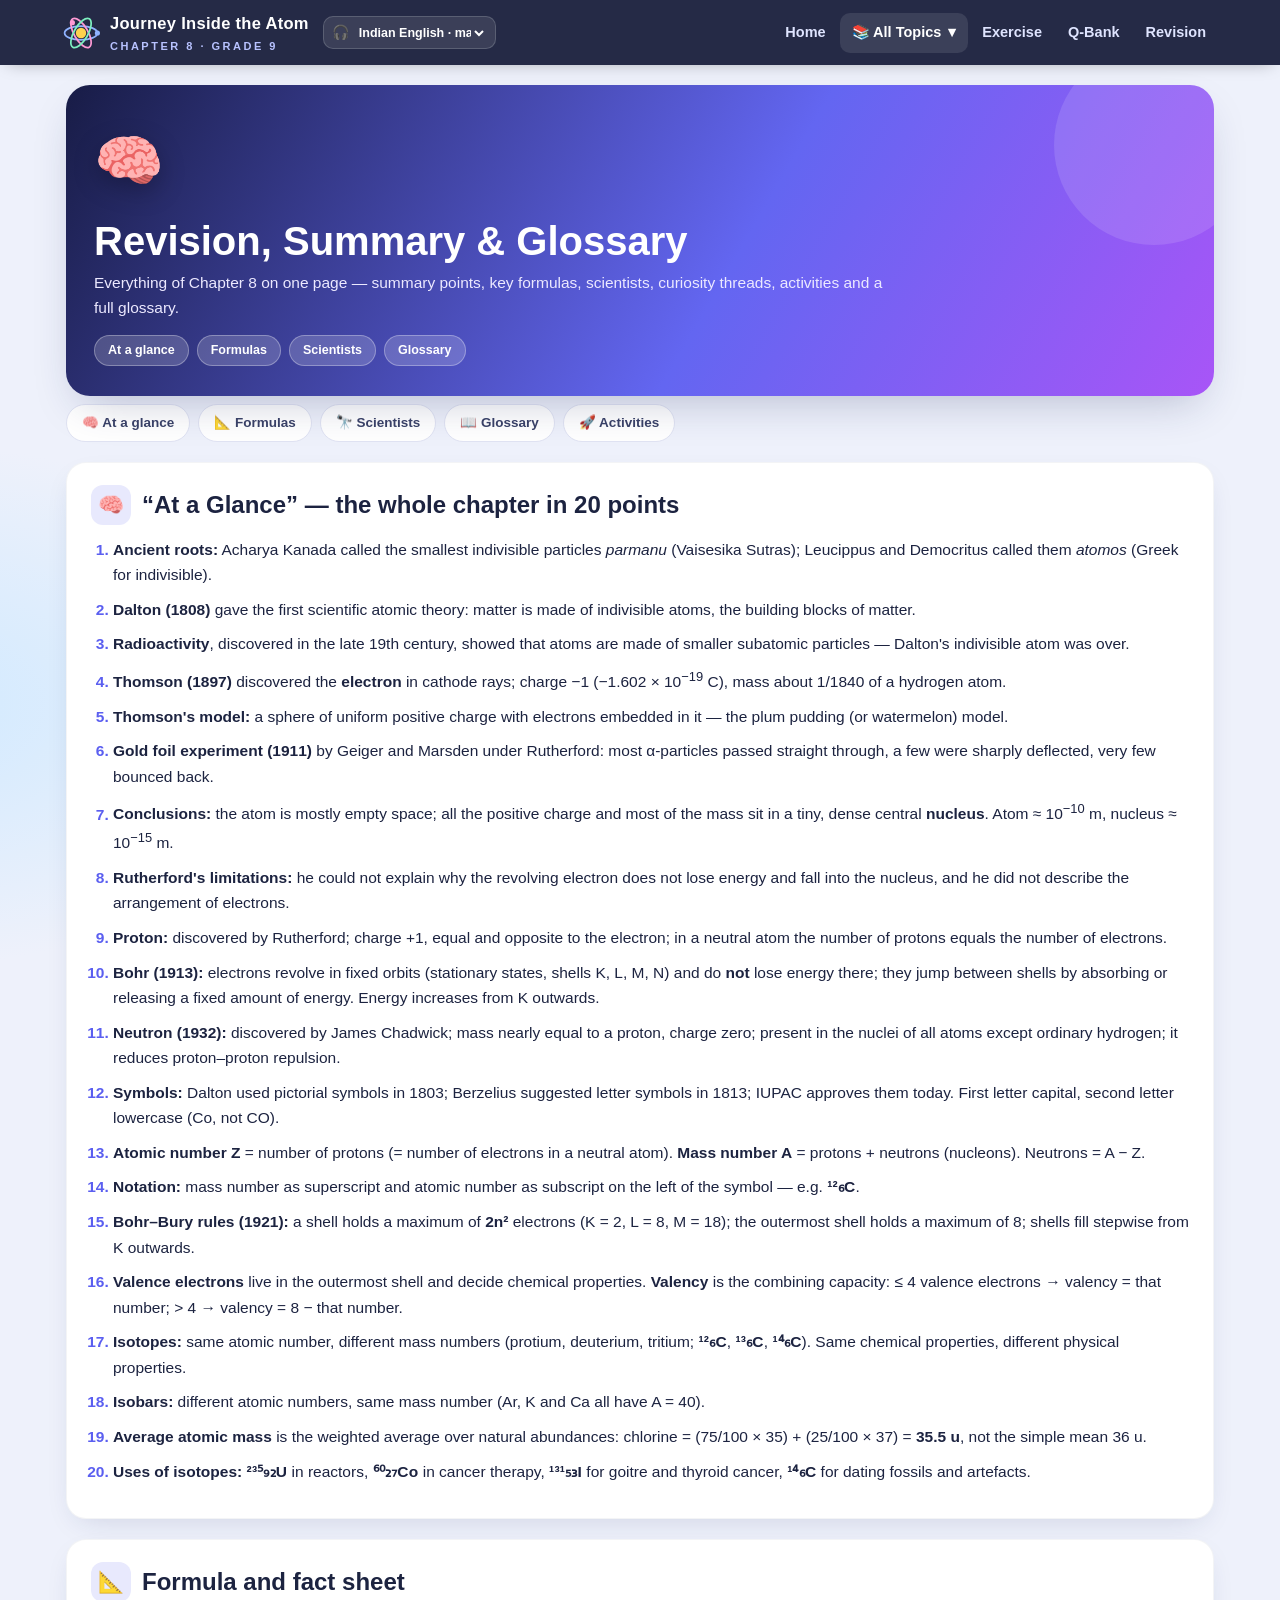
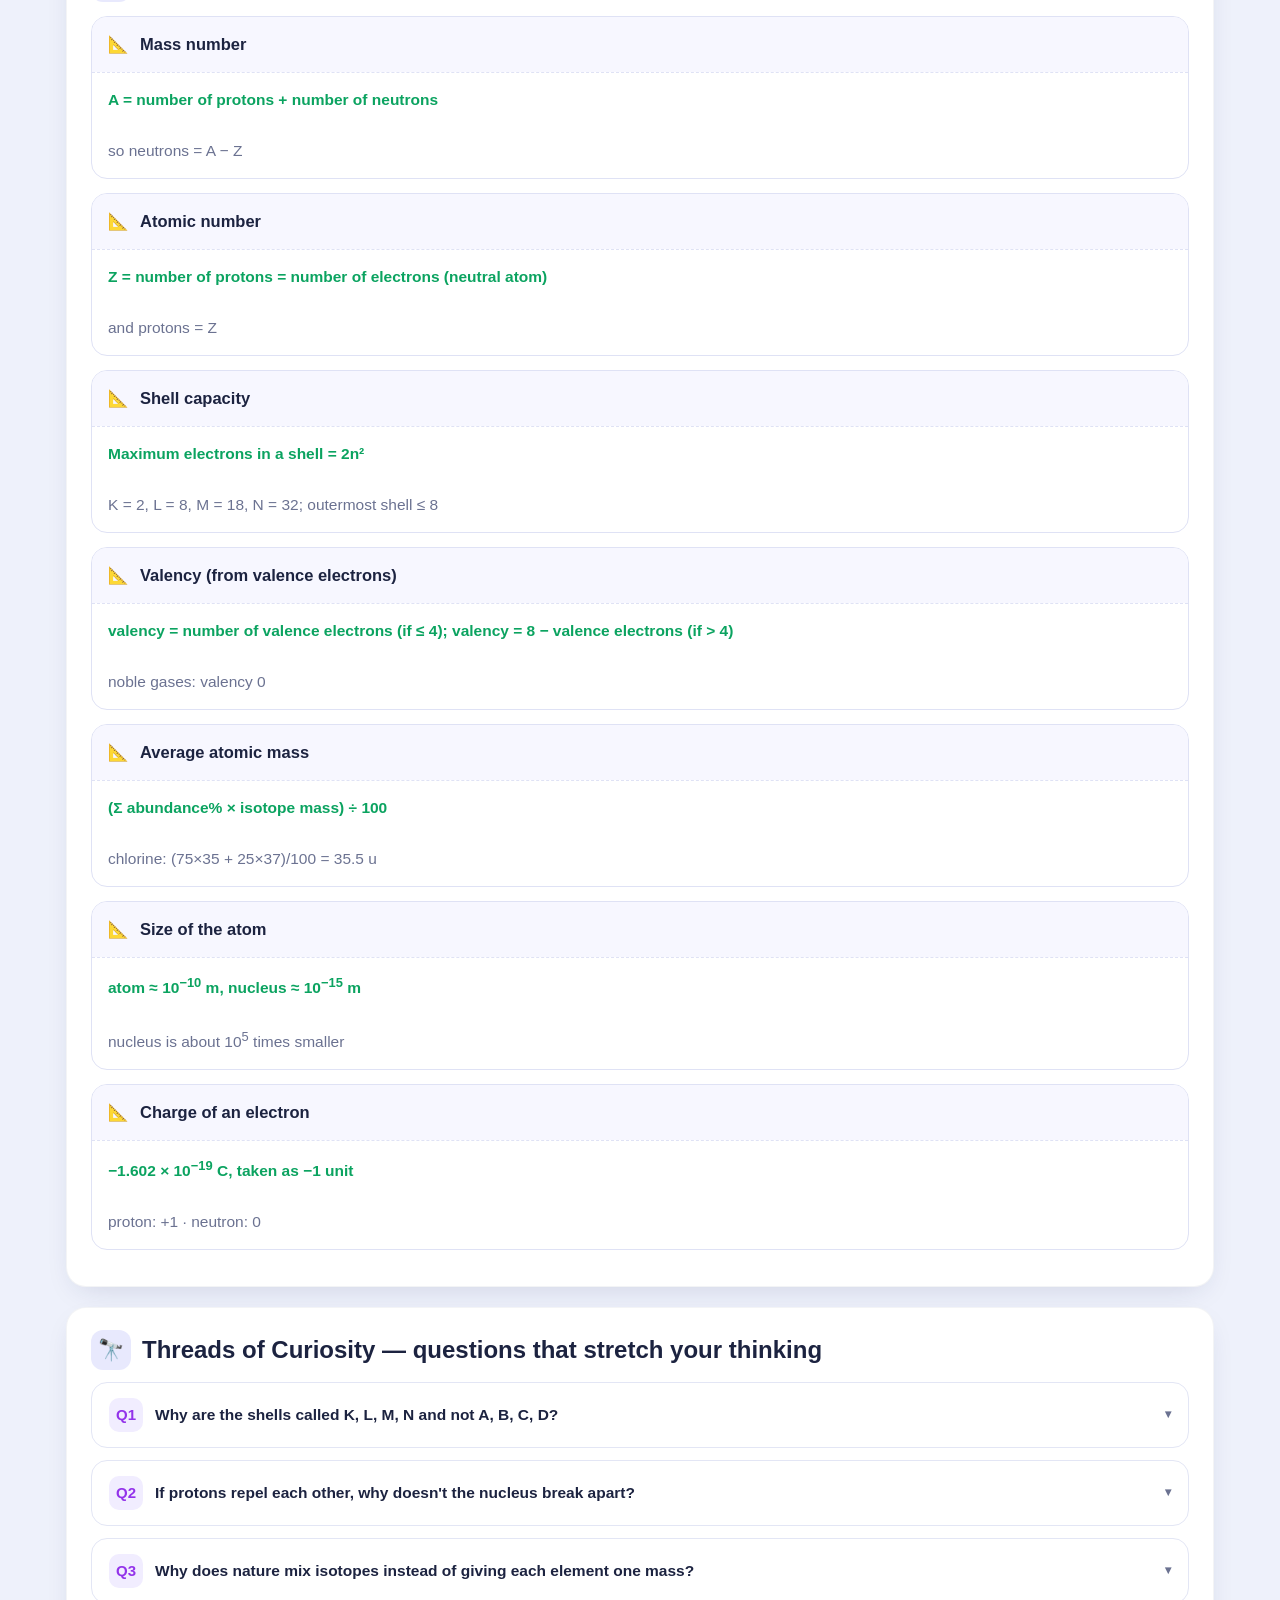
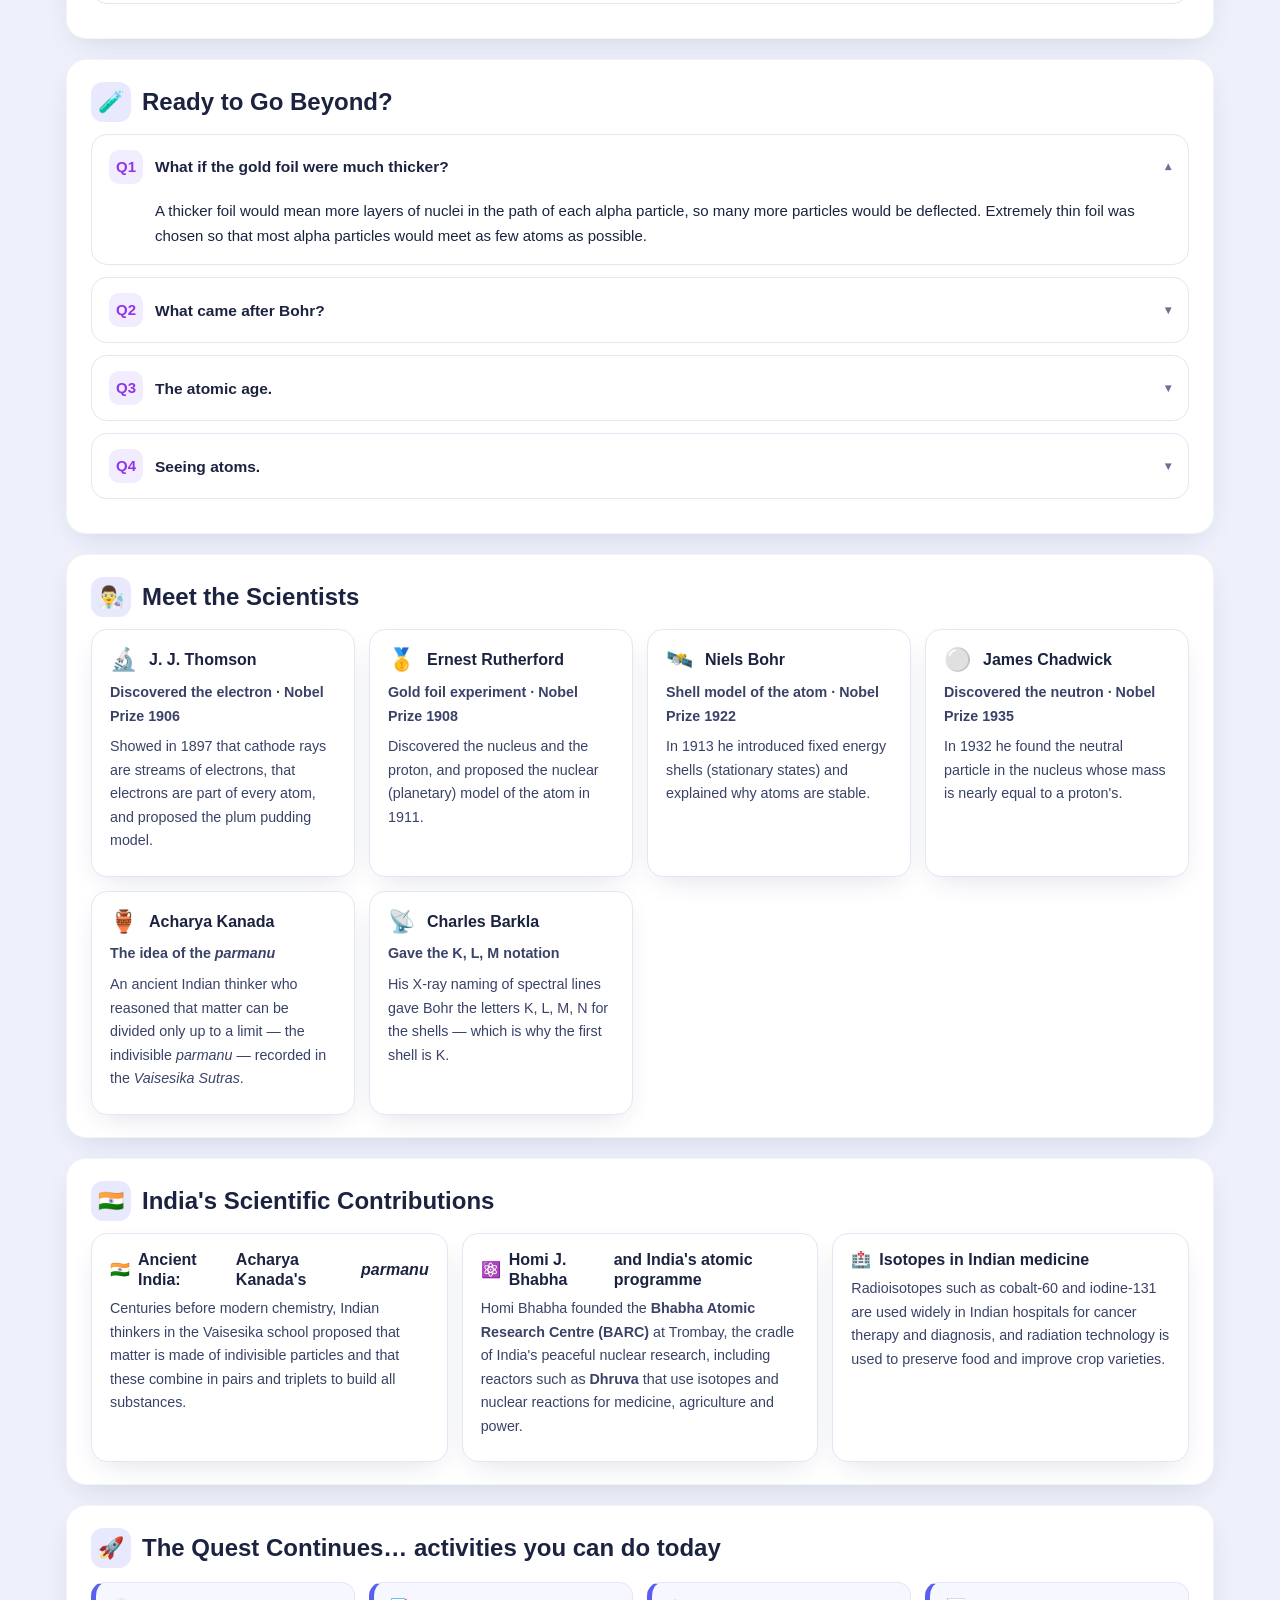
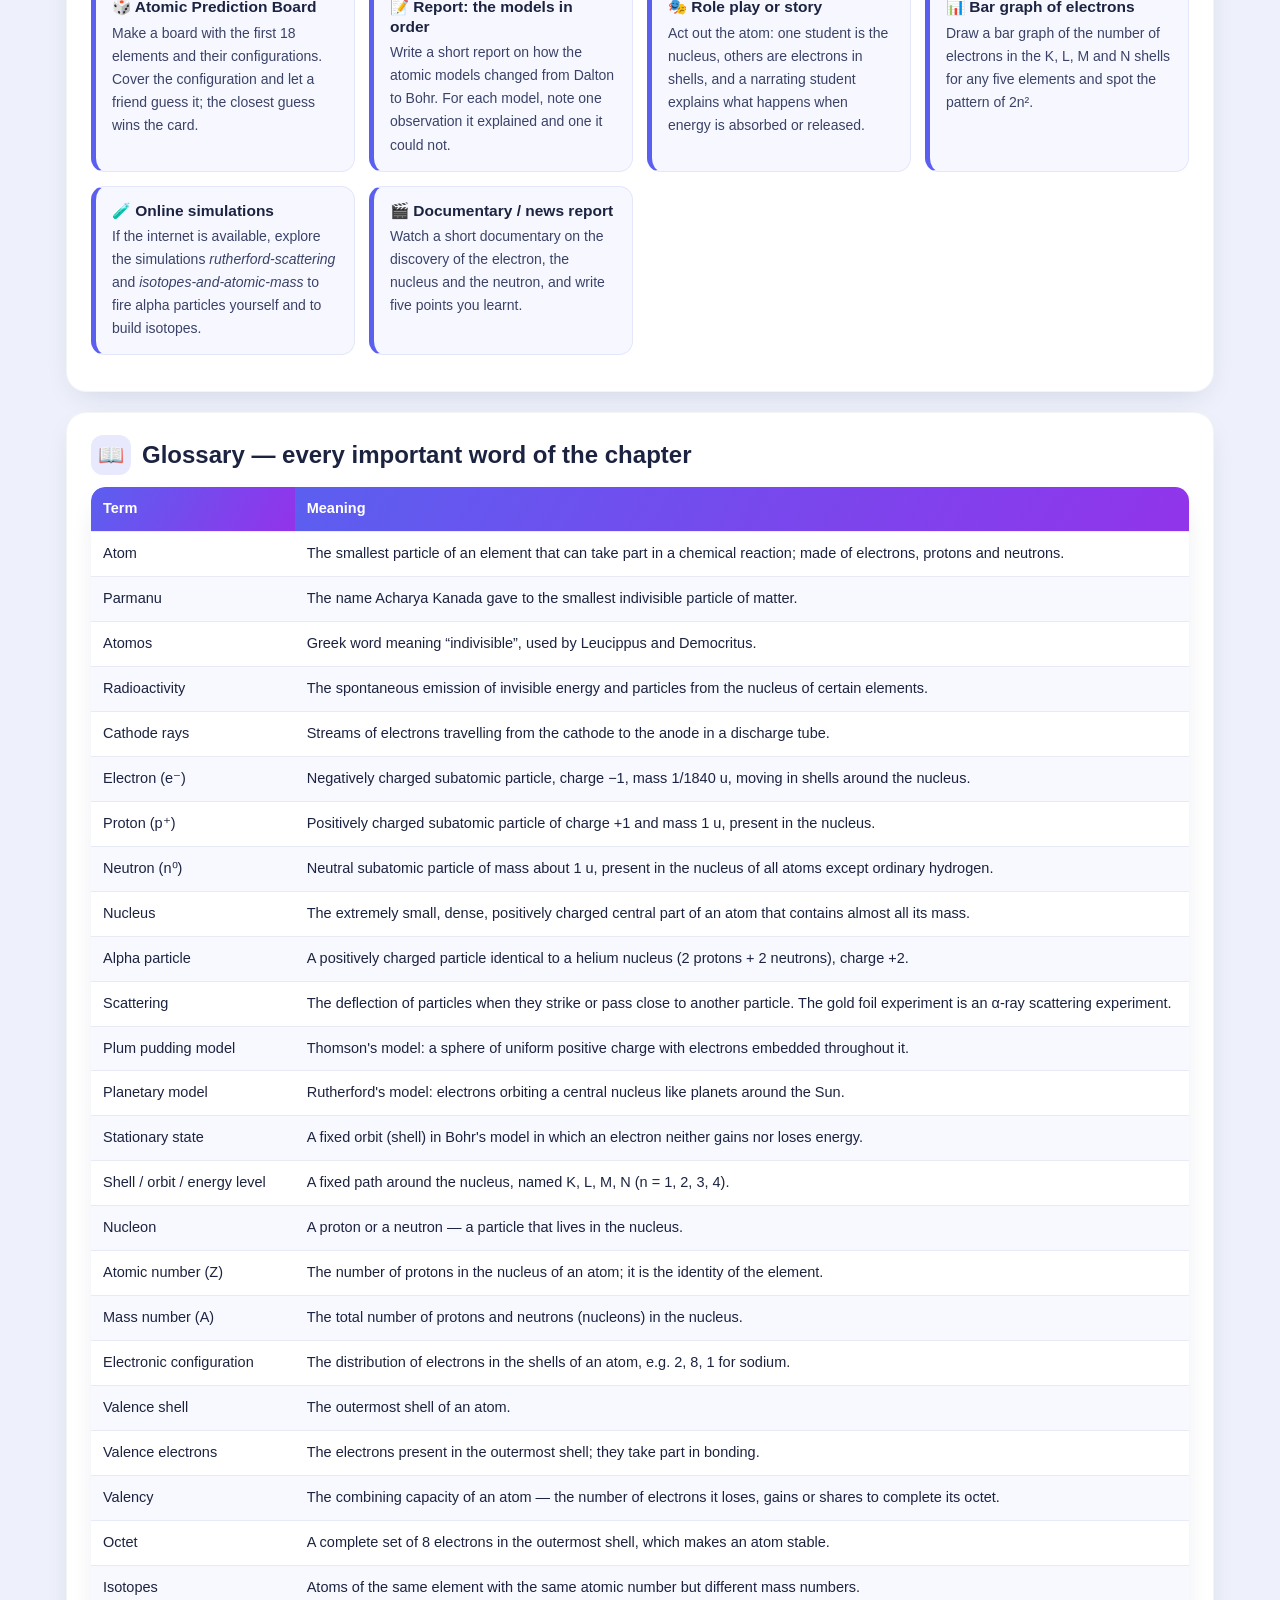
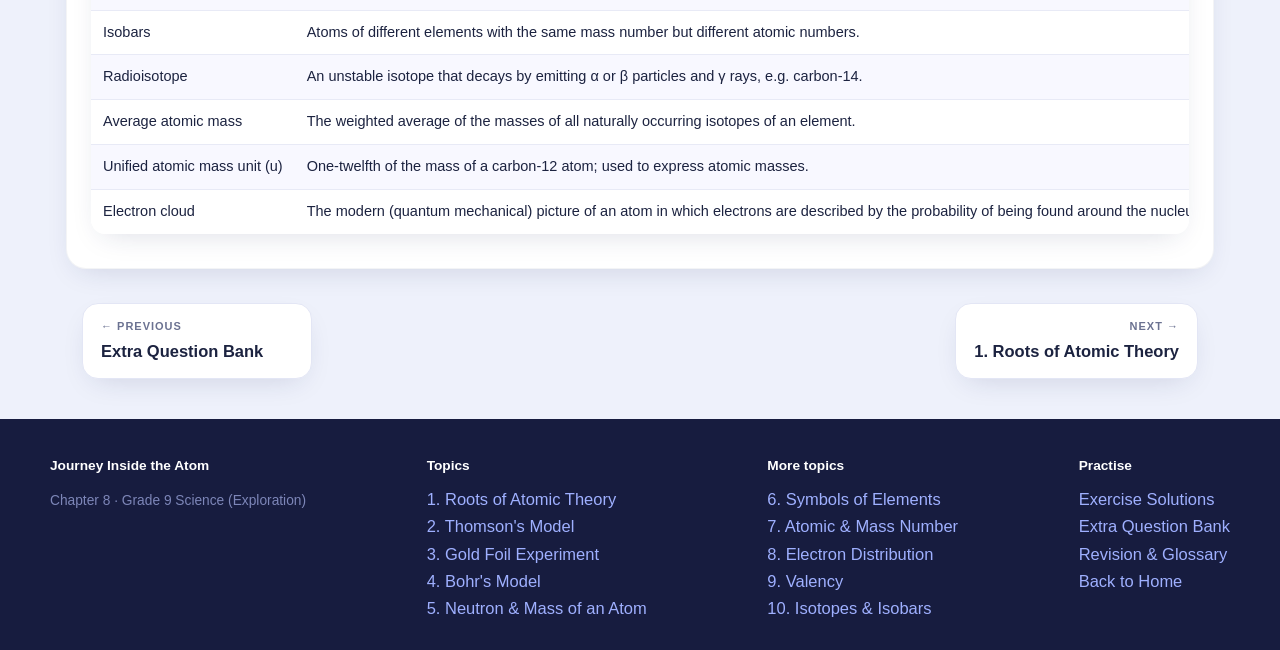
<file: revision.html>
<!DOCTYPE html>
<html lang="en">
<head>
<meta charset="utf-8">
<meta name="viewport" content="width=device-width, initial-scale=1, viewport-fit=cover">
<meta name="theme-color" content="#20245f">
<title>Revision, Summary &amp; Glossary · Journey Inside the Atom</title>
<meta name="description" content="Chapter 8 Journey Inside the Atom — Revision, Summary &amp; Glossary">
<link rel="stylesheet" href="assets/css/style.css">

</head>
<body>
<div class="progress" aria-hidden="true"></div>
<div class="nav">
  <div class="nav-in">
    <a class="brand" href="index.html">
      <svg class="logo" viewBox="0 0 44 44" aria-hidden="true">
        <circle cx="22" cy="22" r="6" fill="#ffd24d"/>
        <ellipse cx="22" cy="22" rx="19" ry="8" fill="none" stroke="#8fb2ff" stroke-width="2"/>
        <ellipse cx="22" cy="22" rx="19" ry="8" fill="none" stroke="#ff9ad5" stroke-width="2" transform="rotate(60 22 22)"/>
        <ellipse cx="22" cy="22" rx="19" ry="8" fill="none" stroke="#7ef0c0" stroke-width="2" transform="rotate(120 22 22)"/>
        <circle cx="41" cy="22" r="3" fill="#8fb2ff"/><circle cx="12" cy="10" r="3" fill="#ff9ad5"/>
      </svg>
      <span>Journey Inside the Atom<small>CHAPTER 8 · GRADE 9</small></span>
    </a>
    <div class="voice-pick" title="Narration voice used for every audio clip">
      <span class="vp-ico">🎧</span>
      <select id="voiceSel" aria-label="Choose narration voice">
        <option value="en-IN-male">Indian English · male</option>
      </select>
    </div>
    <div class="nav-links">
      <a href="index.html" class="desk">Home</a>
      <div class="drop"><button class="dd-btn" type="button" aria-expanded="false">📚 All Topics <span class="chev">▾</span></button><div class="drop-panel"><div class="grp">CHAPTER 8 · TOPICS</div><a href="topics/roots.html" class=""><span class="dp-ico" style="background:#7c3aed1f">🏺</span><span>1. Roots of Atomic Theory</span></a><a href="topics/thomson.html" class=""><span class="dp-ico" style="background:#2563eb1f">🔬</span><span>2. Thomson's Model</span></a><a href="topics/goldfoil.html" class=""><span class="dp-ico" style="background:#d977061f">🥇</span><span>3. Gold Foil & Rutherford</span></a><a href="topics/bohr.html" class=""><span class="dp-ico" style="background:#0891b21f">🛰️</span><span>4. Bohr's Model</span></a><a href="topics/neutron.html" class=""><span class="dp-ico" style="background:#4f46e51f">⚪</span><span>5. Neutron & Mass</span></a><a href="topics/symbols.html" class=""><span class="dp-ico" style="background:#be185d1f">🔣</span><span>6. Symbols of Elements</span></a><a href="topics/massnumber.html" class=""><span class="dp-ico" style="background:#0478571f">🔢</span><span>7. Atomic & Mass Number</span></a><a href="topics/configuration.html" class=""><span class="dp-ico" style="background:#9333ea1f">🌀</span><span>8. Electron Distribution</span></a><a href="topics/valency.html" class=""><span class="dp-ico" style="background:#dc26261f">🔗</span><span>9. Valency</span></a><a href="topics/isotopes.html" class=""><span class="dp-ico" style="background:#0d94881f">⚖️</span><span>10. Isotopes & Isobars</span></a><div class="grp">PRACTISE</div><a href="exercise.html"><span class="dp-ico" style="background:#fef3c7">📝</span><span>Exercise Solutions</span></a><a href="questionbank.html"><span class="dp-ico" style="background:#dcfce7">🗃️</span><span>Extra Question Bank</span></a><a href="revision.html"><span class="dp-ico" style="background:#e0e7ff">🧠</span><span>Revision &amp; Glossary</span></a></div></div>
      <a href="exercise.html" class="desk">Exercise</a>
      <a href="questionbank.html" class="desk">Q-Bank</a>
      <a href="revision.html" class="deskon">Revision</a>
      <button class="menu-btn" type="button" aria-expanded="false">☰ Menu</button>
    </div>
  </div>
</div>
<div class="wrap">
  <div class="thero" style="--acc:#6366f1;--acc2:#a855f7;background:linear-gradient(120deg,#181c46,#6366f1 58%,#a855f7)">
    <div class="big-ico">🧠</div>
    <h1>Revision, Summary & Glossary</h1>
    <p>Everything of Chapter 8 on one page — summary points, key formulas, scientists, curiosity threads, activities and a full glossary.</p>
    <div class="tags"><span>At a glance</span><span>Formulas</span><span>Scientists</span><span>Glossary</span></div>
  </div>
  <div class="jumplinks"><a href="#glance">🧠 At a glance</a><a href="#formulas">📐 Formulas</a><a href="#scientists">🔭 Scientists</a><a href="#glossary">📖 Glossary</a><a href="#quest">🚀 Activities</a></div>
</div><div class="wrap "><section class="card reveal " id="glance"><h2><span class="ico">🧠</span>“At a Glance” — the whole chapter in 20 points</h2><ol class="glance"><li><b>Ancient roots:</b> Acharya Kanada called the smallest indivisible particles <i>parmanu</i> (Vaisesika Sutras); Leucippus and Democritus called them <i>atomos</i> (Greek for indivisible).</li><li><b>Dalton (1808)</b> gave the first scientific atomic theory: matter is made of indivisible atoms, the building blocks of matter.</li><li><b>Radioactivity</b>, discovered in the late 19th century, showed that atoms are made of smaller subatomic particles — Dalton's indivisible atom was over.</li><li><b>Thomson (1897)</b> discovered the <b>electron</b> in cathode rays; charge −1 (−1.602 × 10<sup>−19</sup> C), mass about 1/1840 of a hydrogen atom.</li><li><b>Thomson's model:</b> a sphere of uniform positive charge with electrons embedded in it — the plum pudding (or watermelon) model.</li><li><b>Gold foil experiment (1911)</b> by Geiger and Marsden under Rutherford: most α-particles passed straight through, a few were sharply deflected, very few bounced back.</li><li><b>Conclusions:</b> the atom is mostly empty space; all the positive charge and most of the mass sit in a tiny, dense central <b>nucleus</b>. Atom ≈ 10<sup>−10</sup> m, nucleus ≈ 10<sup>−15</sup> m.</li><li><b>Rutherford's limitations:</b> he could not explain why the revolving electron does not lose energy and fall into the nucleus, and he did not describe the arrangement of electrons.</li><li><b>Proton:</b> discovered by Rutherford; charge +1, equal and opposite to the electron; in a neutral atom the number of protons equals the number of electrons.</li><li><b>Bohr (1913):</b> electrons revolve in fixed orbits (stationary states, shells K, L, M, N) and do <b>not</b> lose energy there; they jump between shells by absorbing or releasing a fixed amount of energy. Energy increases from K outwards.</li><li><b>Neutron (1932):</b> discovered by James Chadwick; mass nearly equal to a proton, charge zero; present in the nuclei of all atoms except ordinary hydrogen; it reduces proton–proton repulsion.</li><li><b>Symbols:</b> Dalton used pictorial symbols in 1803; Berzelius suggested letter symbols in 1813; IUPAC approves them today. First letter capital, second letter lowercase (Co, not CO).</li><li><b>Atomic number Z</b> = number of protons (= number of electrons in a neutral atom). <b>Mass number A</b> = protons + neutrons (nucleons). Neutrons = A − Z.</li><li><b>Notation:</b> mass number as superscript and atomic number as subscript on the left of the symbol — e.g. <span class="iso">¹²₆C</span>.</li><li><b>Bohr–Bury rules (1921):</b> a shell holds a maximum of <b>2n²</b> electrons (K = 2, L = 8, M = 18); the outermost shell holds a maximum of 8; shells fill stepwise from K outwards.</li><li><b>Valence electrons</b> live in the outermost shell and decide chemical properties. <b>Valency</b> is the combining capacity: ≤ 4 valence electrons → valency = that number; &gt; 4 → valency = 8 − that number.</li><li><b>Isotopes:</b> same atomic number, different mass numbers (protium, deuterium, tritium; <span class="iso">¹²₆C</span>, <span class="iso">¹³₆C</span>, <span class="iso">¹⁴₆C</span>). Same chemical properties, different physical properties.</li><li><b>Isobars:</b> different atomic numbers, same mass number (Ar, K and Ca all have A = 40).</li><li><b>Average atomic mass</b> is the weighted average over natural abundances: chlorine = (75/100 × 35) + (25/100 × 37) = <b>35.5 u</b>, not the simple mean 36 u.</li><li><b>Uses of isotopes:</b> <span class="iso">²³⁵₉₂U</span> in reactors, <span class="iso">⁶⁰₂₇Co</span> in cancer therapy, <span class="iso">¹³¹₅₃I</span> for goitre and thyroid cancer, <span class="iso">¹⁴₆C</span> for dating fossils and artefacts.</li></ol></section><section class="card reveal " id="formulas"><h2><span class="ico">📐</span>Formula and fact sheet</h2><div class="ex"><div class="ex-q"><span>📐</span><span>Mass number</span></div><div class="ex-a"><b class="formula-line">A = number of protons + number of neutrons</b><br><span class="mut">so neutrons = A − Z</span></div></div><div class="ex"><div class="ex-q"><span>📐</span><span>Atomic number</span></div><div class="ex-a"><b class="formula-line">Z = number of protons = number of electrons (neutral atom)</b><br><span class="mut">and protons = Z</span></div></div><div class="ex"><div class="ex-q"><span>📐</span><span>Shell capacity</span></div><div class="ex-a"><b class="formula-line">Maximum electrons in a shell = 2n²</b><br><span class="mut">K = 2, L = 8, M = 18, N = 32; outermost shell ≤ 8</span></div></div><div class="ex"><div class="ex-q"><span>📐</span><span>Valency (from valence electrons)</span></div><div class="ex-a"><b class="formula-line">valency = number of valence electrons (if ≤ 4); valency = 8 − valence electrons (if > 4)</b><br><span class="mut">noble gases: valency 0</span></div></div><div class="ex"><div class="ex-q"><span>📐</span><span>Average atomic mass</span></div><div class="ex-a"><b class="formula-line">(Σ abundance% × isotope mass) ÷ 100</b><br><span class="mut">chlorine: (75×35 + 25×37)/100 = 35.5 u</span></div></div><div class="ex"><div class="ex-q"><span>📐</span><span>Size of the atom</span></div><div class="ex-a"><b class="formula-line">atom ≈ 10<sup>−10</sup> m, nucleus ≈ 10<sup>−15</sup> m</b><br><span class="mut">nucleus is about 10<sup>5</sup> times smaller</span></div></div><div class="ex"><div class="ex-q"><span>📐</span><span>Charge of an electron</span></div><div class="ex-a"><b class="formula-line">−1.602 × 10<sup>−19</sup> C, taken as −1 unit</b><br><span class="mut">proton: +1 · neutron: 0</span></div></div></section><section class="card reveal " id="threads"><h2><span class="ico">🔭</span>Threads of Curiosity — questions that stretch your thinking</h2><details class="faq"><summary><span class="fq-ico">Q1</span><span><b>Why are the shells called K, L, M, N and not A, B, C, D?</b></span><span class="chev">▾</span></summary><div class="fbody"><p>The letters come from the X-ray naming system of the scientist <b>Charles Barkla</b>. When he studied X-rays, he labelled the strongest line K and the next ones L, M, N… Bohr borrowed this convenient notation, so the first shell of an atom became the K-shell.</p></div></details><details class="faq"><summary><span class="fq-ico">Q2</span><span><b>If protons repel each other, why doesn't the nucleus break apart?</b></span><span class="chev">▾</span></summary><div class="fbody"><p>Because of the <b>nuclear force</b> — a strong attractive force between nucleons that is much stronger than the electrostatic repulsion at very short distances. Neutrons are very useful here: they increase the distance between the repelling protons and add to the nuclear force, which makes heavier nuclei more stable.</p></div></details><details class="faq"><summary><span class="fq-ico">Q3</span><span><b>Why does nature mix isotopes instead of giving each element one mass?</b></span><span class="chev">▾</span></summary><div class="fbody"><p>Isotopes form in stars and in nuclear reactions with different probabilities, so most elements occur in nature as a mixture. That mixture is why atomic masses in the periodic table are fractional — like chlorine's 35.5 u.</p></div></details></section><section class="card reveal " id="beyond"><h2><span class="ico">🧪</span>Ready to Go Beyond?</h2><details class="faq" open><summary><span class="fq-ico">Q1</span><span><b>What if the gold foil were much thicker?</b></span><span class="chev">▾</span></summary><div class="fbody">A thicker foil would mean more layers of nuclei in the path of each alpha particle, so many more particles would be deflected. Extremely thin foil was chosen so that most alpha particles would meet as few atoms as possible.</div></details><details class="faq"><summary><span class="fq-ico">Q2</span><span><b>What came after Bohr?</b></span><span class="chev">▾</span></summary><div class="fbody">Bohr's model could explain hydrogen's spectrum but not the finer details of heavier atoms. Around 1925 the <b>quantum mechanical model</b> replaced it, describing electrons as an <b>electron cloud</b> — a region of probability rather than a fixed path. This is the model used by chemists today.</div></details><details class="faq"><summary><span class="fq-ico">Q3</span><span><b>The atomic age.</b></span><span class="chev">▾</span></summary><div class="fbody">Chadwick's neutron (1932) soon became a tool for nuclear reactions: neutrons, being neutral, can enter a nucleus easily. This led to nuclear fission, reactors and also, unfortunately, to nuclear weapons — a reminder that science must be used responsibly.</div></details><details class="faq"><summary><span class="fq-ico">Q4</span><span><b>Seeing atoms.</b></span><span class="chev">▾</span></summary><div class="fbody">The <b>Scanning Tunnelling Microscope (STM)</b> and <b>Transmission Electron Microscope (TEM)</b> can image individual atoms, making the atom something we can picture and even move, atom by atom.</div></details></section><section class="card reveal " id="scientists"><h2><span class="ico">👨‍🔬</span>Meet the Scientists</h2><div class="pagerow"><div class="mini-card sci"><h4><span class="sci-ico">🔬</span>J. J. Thomson</h4><p class="mut"><b>Discovered the electron · Nobel Prize 1906</b></p><p>Showed in 1897 that cathode rays are streams of electrons, that electrons are part of every atom, and proposed the plum pudding model.</p></div><div class="mini-card sci"><h4><span class="sci-ico">🥇</span>Ernest Rutherford</h4><p class="mut"><b>Gold foil experiment · Nobel Prize 1908</b></p><p>Discovered the nucleus and the proton, and proposed the nuclear (planetary) model of the atom in 1911.</p></div><div class="mini-card sci"><h4><span class="sci-ico">🛰️</span>Niels Bohr</h4><p class="mut"><b>Shell model of the atom · Nobel Prize 1922</b></p><p>In 1913 he introduced fixed energy shells (stationary states) and explained why atoms are stable.</p></div><div class="mini-card sci"><h4><span class="sci-ico">⚪</span>James Chadwick</h4><p class="mut"><b>Discovered the neutron · Nobel Prize 1935</b></p><p>In 1932 he found the neutral particle in the nucleus whose mass is nearly equal to a proton's.</p></div><div class="mini-card sci"><h4><span class="sci-ico">🏺</span>Acharya Kanada</h4><p class="mut"><b>The idea of the <i>parmanu</i></b></p><p>An ancient Indian thinker who reasoned that matter can be divided only up to a limit — the indivisible <i>parmanu</i> — recorded in the <i>Vaisesika Sutras</i>.</p></div><div class="mini-card sci"><h4><span class="sci-ico">📡</span>Charles Barkla</h4><p class="mut"><b>Gave the K, L, M notation</b></p><p>His X-ray naming of spectral lines gave Bohr the letters K, L, M, N for the shells — which is why the first shell is K.</p></div></div></section><section class="card reveal " id="india"><h2><span class="ico">🇮🇳</span>India's Scientific Contributions</h2><div class="pagerow"><div class="mini-card"><h4>🇮🇳 <b>Ancient India:</b> Acharya Kanada's <i>parmanu</i></h4><p>Centuries before modern chemistry, Indian thinkers in the Vaisesika school proposed that matter is made of indivisible particles and that these combine in pairs and triplets to build all substances.</p></div><div class="mini-card"><h4>⚛️ <b>Homi J. Bhabha</b> and India's atomic programme</h4><p>Homi Bhabha founded the <b>Bhabha Atomic Research Centre (BARC)</b> at Trombay, the cradle of India's peaceful nuclear research, including reactors such as <b>Dhruva</b> that use isotopes and nuclear reactions for medicine, agriculture and power.</p></div><div class="mini-card"><h4>🏥 <b>Isotopes in Indian medicine</b></h4><p>Radioisotopes such as cobalt-60 and iodine-131 are used widely in Indian hospitals for cancer therapy and diagnosis, and radiation technology is used to preserve food and improve crop varieties.</p></div></div></section><section class="card reveal " id="quest"><h2><span class="ico">🚀</span>The Quest Continues… activities you can do today</h2><div class="learn"><div class="lc"><h4>🎲 Atomic Prediction Board</h4><p>Make a board with the first 18 elements and their configurations. Cover the configuration and let a friend guess it; the closest guess wins the card.</p></div><div class="lc"><h4>📝 Report: the models in order</h4><p>Write a short report on how the atomic models changed from Dalton to Bohr. For each model, note one observation it explained and one it could not.</p></div><div class="lc"><h4>🎭 Role play or story</h4><p>Act out the atom: one student is the nucleus, others are electrons in shells, and a narrating student explains what happens when energy is absorbed or released.</p></div><div class="lc"><h4>📊 Bar graph of electrons</h4><p>Draw a bar graph of the number of electrons in the K, L, M and N shells for any five elements and spot the pattern of 2n².</p></div><div class="lc"><h4>🧪 Online simulations</h4><p>If the internet is available, explore the simulations <i>rutherford-scattering</i> and <i>isotopes-and-atomic-mass</i> to fire alpha particles yourself and to build isotopes.</p></div><div class="lc"><h4>🎬 Documentary / news report</h4><p>Watch a short documentary on the discovery of the electron, the nucleus and the neutron, and write five points you learnt.</p></div></div></section><section class="card reveal " id="glossary"><h2><span class="ico">📖</span>Glossary — every important word of the chapter</h2><div class="tscroll"><table class=""><thead><tr><th>Term</th><th>Meaning</th></tr></thead><tbody><tr><td>Atom</td><td>The smallest particle of an element that can take part in a chemical reaction; made of electrons, protons and neutrons.</td></tr><tr><td>Parmanu</td><td>The name Acharya Kanada gave to the smallest indivisible particle of matter.</td></tr><tr><td>Atomos</td><td>Greek word meaning “indivisible”, used by Leucippus and Democritus.</td></tr><tr><td>Radioactivity</td><td>The spontaneous emission of invisible energy and particles from the nucleus of certain elements.</td></tr><tr><td>Cathode rays</td><td>Streams of electrons travelling from the cathode to the anode in a discharge tube.</td></tr><tr><td>Electron (e⁻)</td><td>Negatively charged subatomic particle, charge −1, mass 1/1840 u, moving in shells around the nucleus.</td></tr><tr><td>Proton (p⁺)</td><td>Positively charged subatomic particle of charge +1 and mass 1 u, present in the nucleus.</td></tr><tr><td>Neutron (n⁰)</td><td>Neutral subatomic particle of mass about 1 u, present in the nucleus of all atoms except ordinary hydrogen.</td></tr><tr><td>Nucleus</td><td>The extremely small, dense, positively charged central part of an atom that contains almost all its mass.</td></tr><tr><td>Alpha particle</td><td>A positively charged particle identical to a helium nucleus (2 protons + 2 neutrons), charge +2.</td></tr><tr><td>Scattering</td><td>The deflection of particles when they strike or pass close to another particle. The gold foil experiment is an α-ray scattering experiment.</td></tr><tr><td>Plum pudding model</td><td>Thomson's model: a sphere of uniform positive charge with electrons embedded throughout it.</td></tr><tr><td>Planetary model</td><td>Rutherford's model: electrons orbiting a central nucleus like planets around the Sun.</td></tr><tr><td>Stationary state</td><td>A fixed orbit (shell) in Bohr's model in which an electron neither gains nor loses energy.</td></tr><tr><td>Shell / orbit / energy level</td><td>A fixed path around the nucleus, named K, L, M, N (n = 1, 2, 3, 4).</td></tr><tr><td>Nucleon</td><td>A proton or a neutron — a particle that lives in the nucleus.</td></tr><tr><td>Atomic number (Z)</td><td>The number of protons in the nucleus of an atom; it is the identity of the element.</td></tr><tr><td>Mass number (A)</td><td>The total number of protons and neutrons (nucleons) in the nucleus.</td></tr><tr><td>Electronic configuration</td><td>The distribution of electrons in the shells of an atom, e.g. 2, 8, 1 for sodium.</td></tr><tr><td>Valence shell</td><td>The outermost shell of an atom.</td></tr><tr><td>Valence electrons</td><td>The electrons present in the outermost shell; they take part in bonding.</td></tr><tr><td>Valency</td><td>The combining capacity of an atom — the number of electrons it loses, gains or shares to complete its octet.</td></tr><tr><td>Octet</td><td>A complete set of 8 electrons in the outermost shell, which makes an atom stable.</td></tr><tr><td>Isotopes</td><td>Atoms of the same element with the same atomic number but different mass numbers.</td></tr><tr><td>Isobars</td><td>Atoms of different elements with the same mass number but different atomic numbers.</td></tr><tr><td>Radioisotope</td><td>An unstable isotope that decays by emitting α or β particles and γ rays, e.g. carbon-14.</td></tr><tr><td>Average atomic mass</td><td>The weighted average of the masses of all naturally occurring isotopes of an element.</td></tr><tr><td>Unified atomic mass unit (u)</td><td>One-twelfth of the mass of a carbon-12 atom; used to express atomic masses.</td></tr><tr><td>Electron cloud</td><td>The modern (quantum mechanical) picture of an atom in which electrons are described by the probability of being found around the nucleus.</td></tr></tbody></table></div></section><div class="wrap"><div class="pn"><a class="prev" href="questionbank.html"><small>← PREVIOUS</small><b>Extra Question Bank</b></a><div class="next-wrap" style="margin-left:auto"><a class="next" href="topics/roots.html"><small>NEXT →</small><b>1. Roots of Atomic Theory</b></a></div></div></div></div>
<footer>
  <div class="foot-in">
    <div>
      <h5>Journey Inside the Atom</h5>
      <small>Chapter 8 · Grade 9 Science (Exploration)</small>
    </div>
    <div>
      <h5>Topics</h5>
      <a href="topics/roots.html">1. Roots of Atomic Theory</a><br>
      <a href="topics/thomson.html">2. Thomson's Model</a><br>
      <a href="topics/goldfoil.html">3. Gold Foil Experiment</a><br>
      <a href="topics/bohr.html">4. Bohr's Model</a><br>
      <a href="topics/neutron.html">5. Neutron &amp; Mass of an Atom</a>
    </div>
    <div>
      <h5>More topics</h5>
      <a href="topics/symbols.html">6. Symbols of Elements</a><br>
      <a href="topics/massnumber.html">7. Atomic &amp; Mass Number</a><br>
      <a href="topics/configuration.html">8. Electron Distribution</a><br>
      <a href="topics/valency.html">9. Valency</a><br>
      <a href="topics/isotopes.html">10. Isotopes &amp; Isobars</a>
    </div>
    <div>
      <h5>Practise</h5>
      <a href="exercise.html">Exercise Solutions</a><br>
      <a href="questionbank.html">Extra Question Bank</a><br>
      <a href="revision.html">Revision &amp; Glossary</a><br>
      <a href="index.html">Back to Home</a>
    </div>
  </div>
</footer>
<button class="back-top" type="button" aria-label="Back to top">↑</button>
<script src="assets/js/main.js"></script>
<script src="assets/js/demos.js"></script>
</body>
</html>
</file>
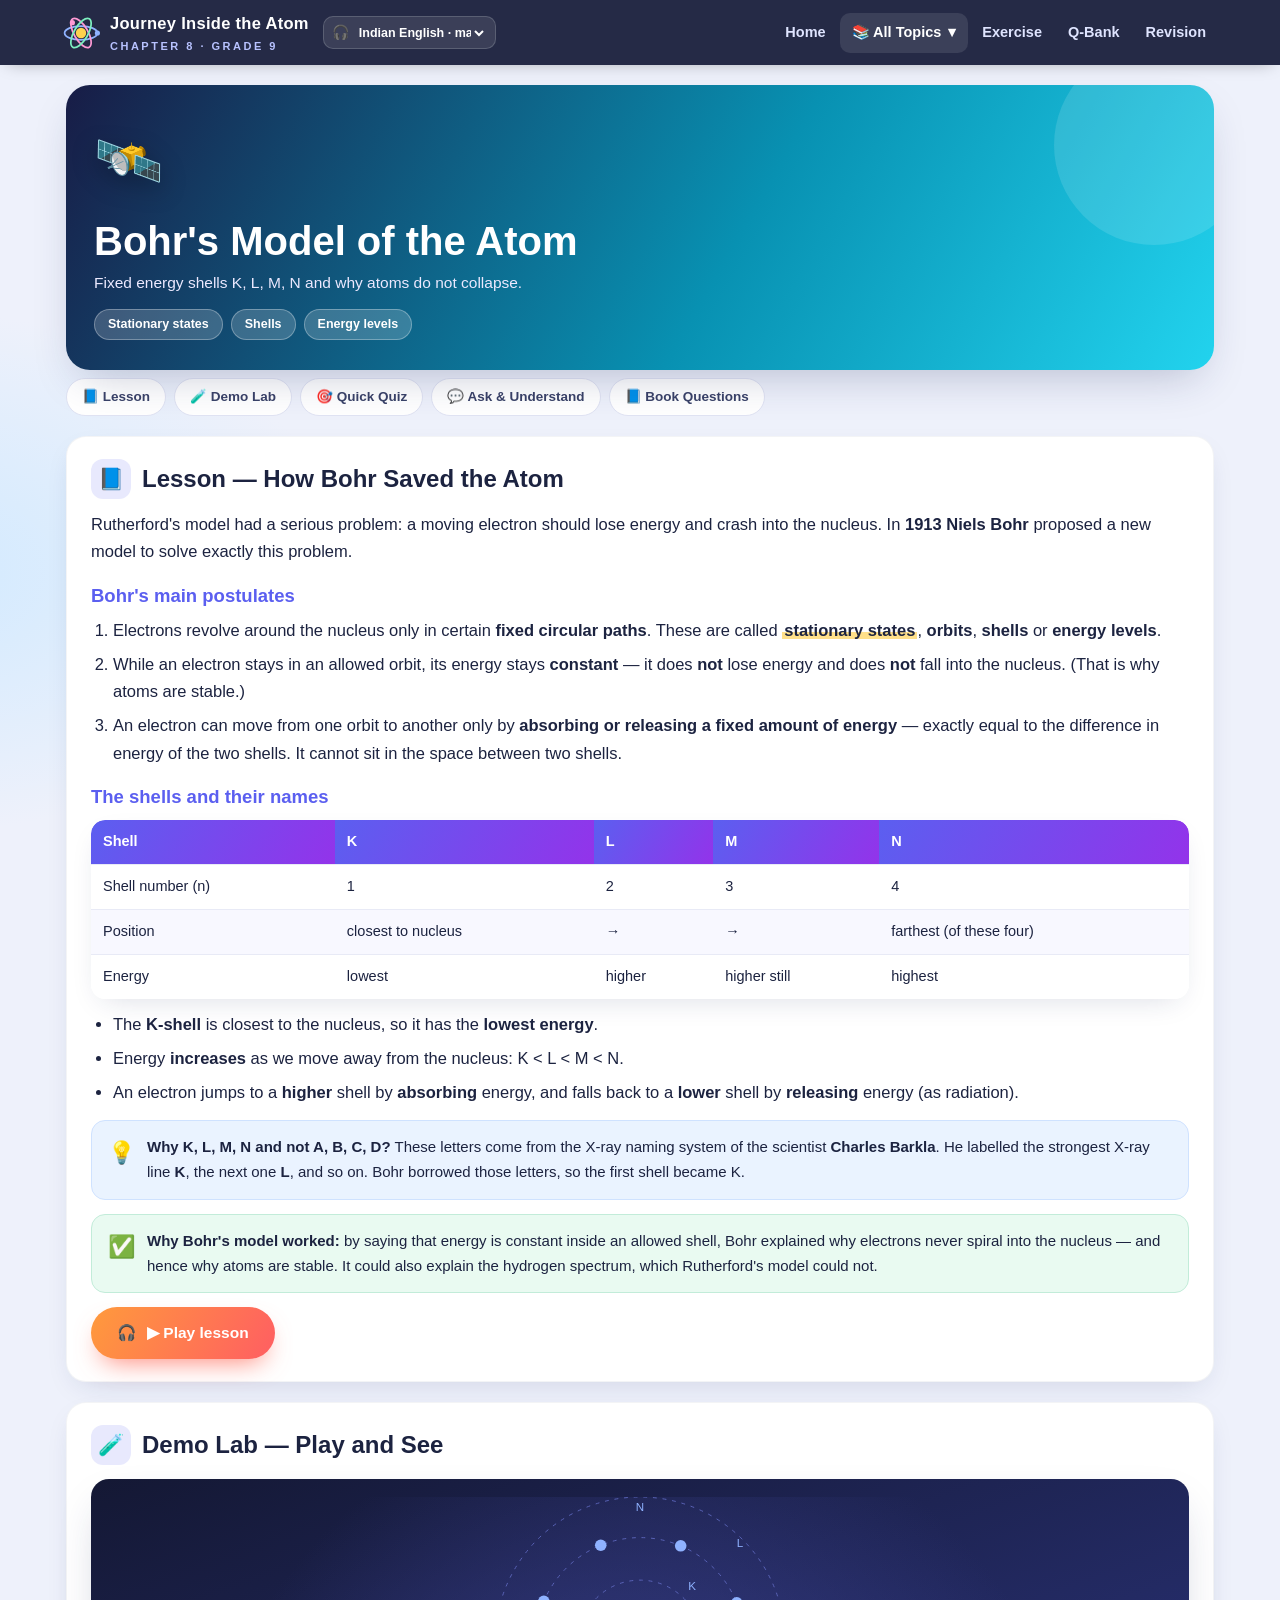
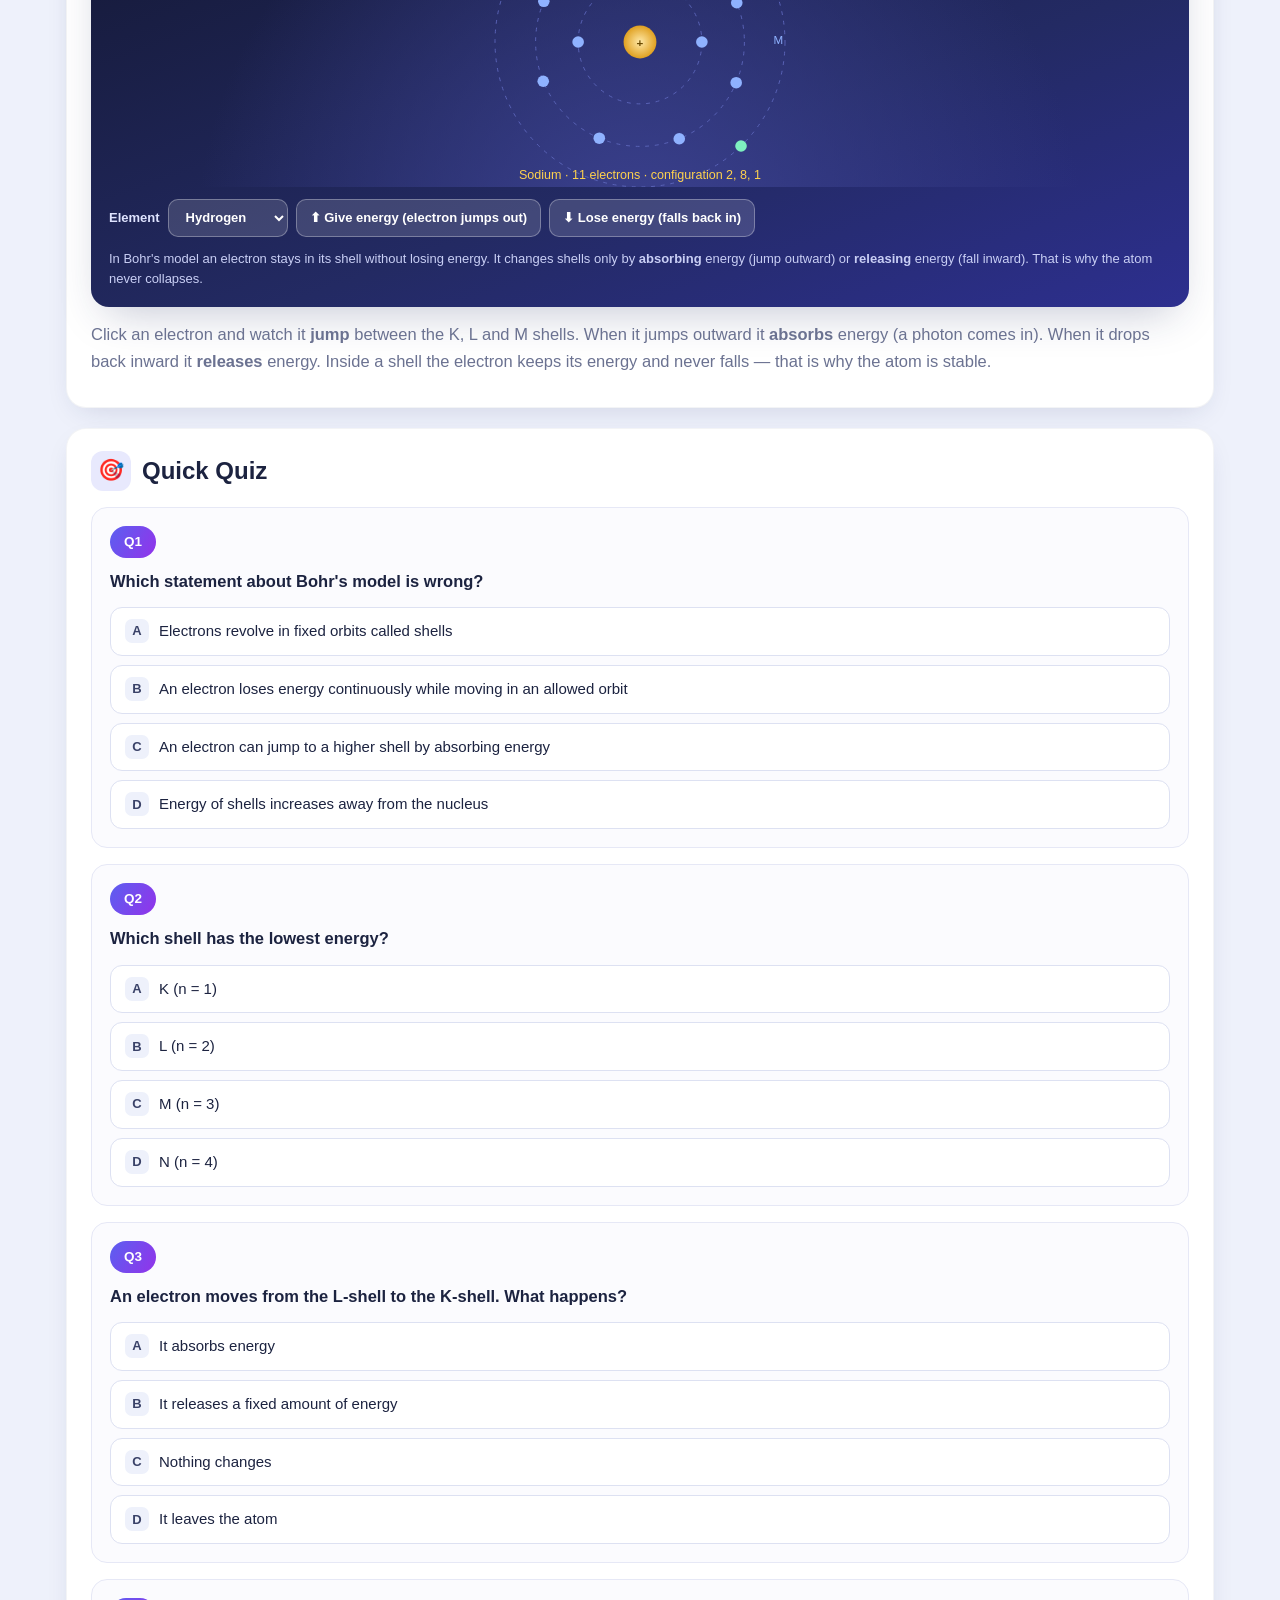
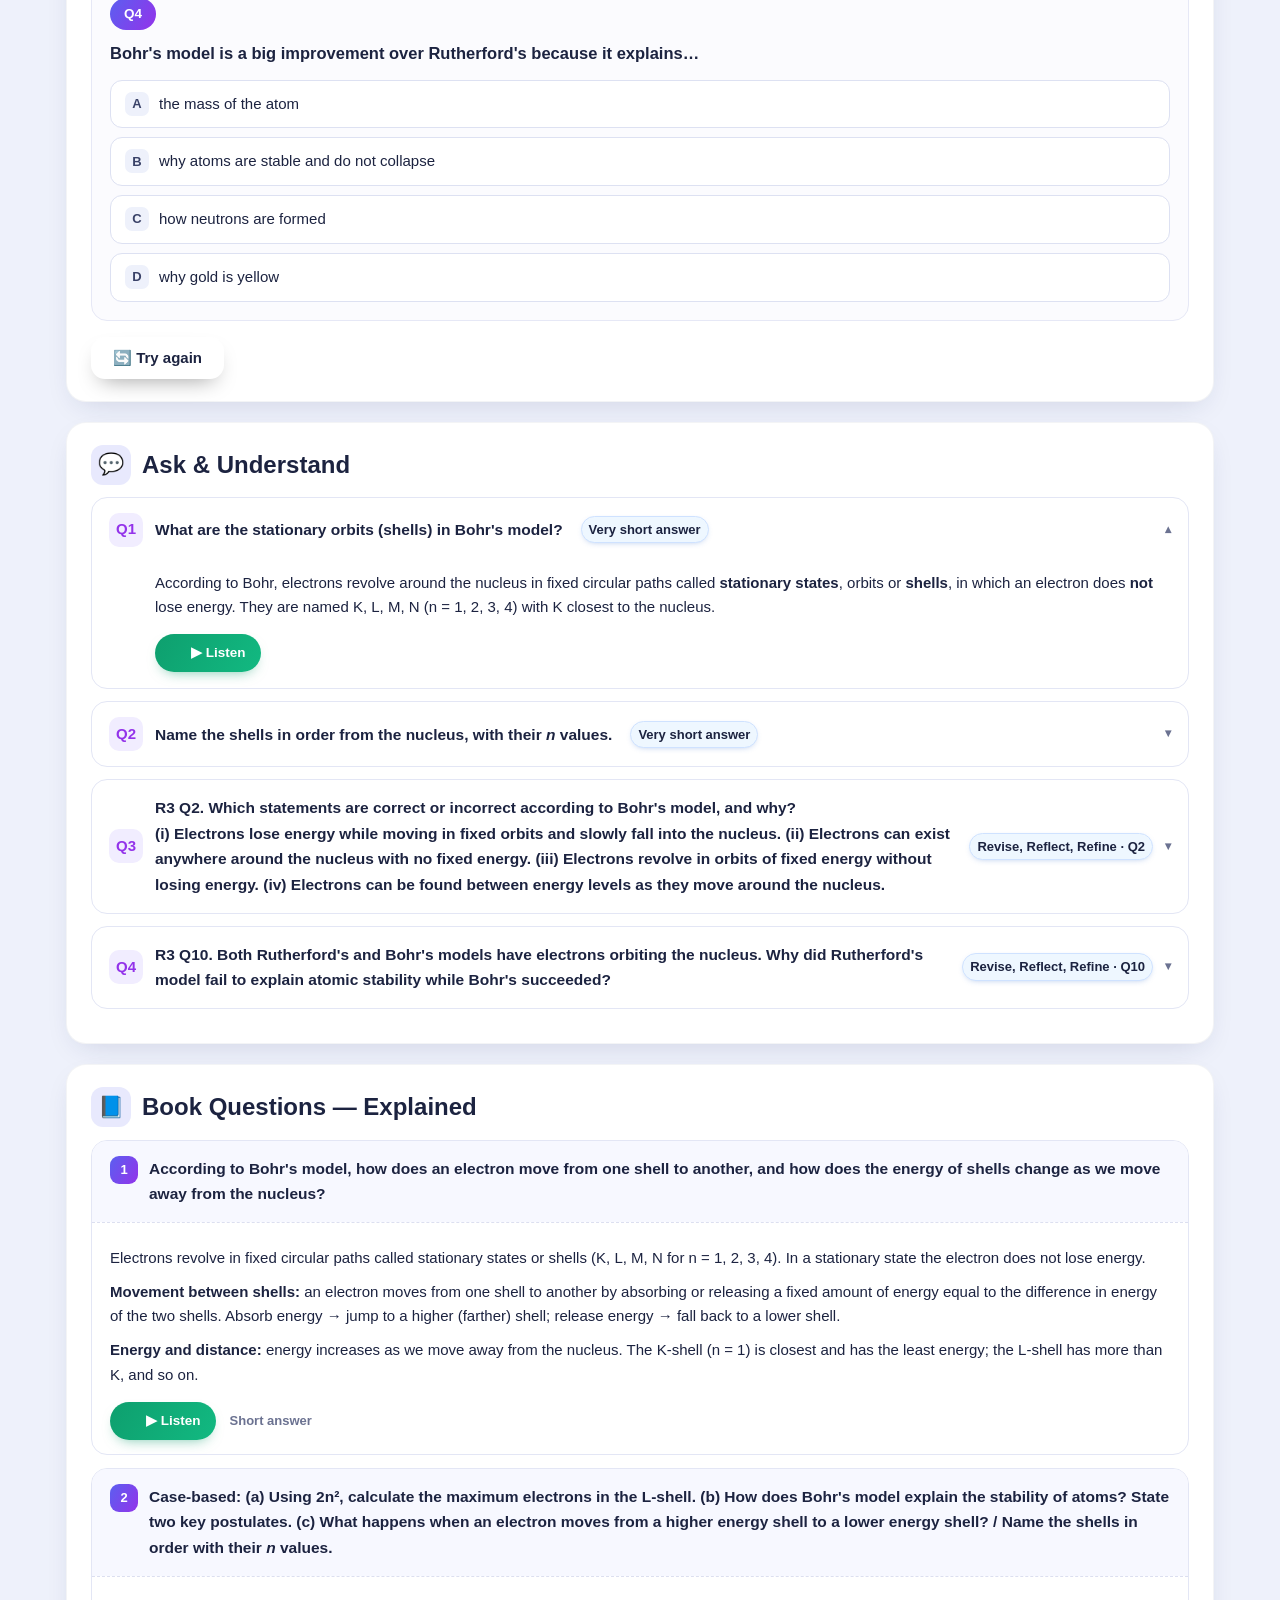
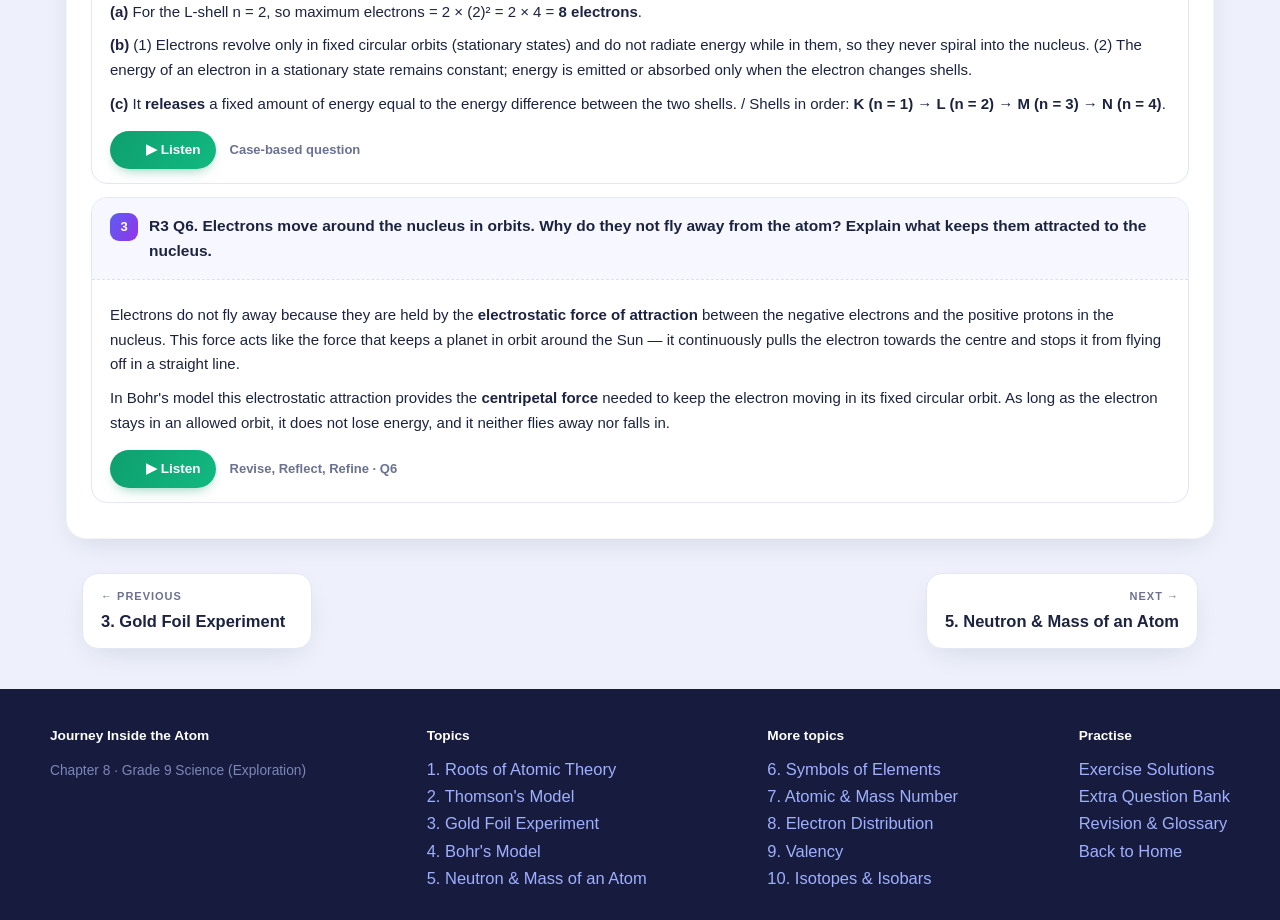
<file: topics/bohr.html>
<!DOCTYPE html>
<html lang="en">
<head>
<meta charset="utf-8">
<meta name="viewport" content="width=device-width, initial-scale=1, viewport-fit=cover">
<meta name="theme-color" content="#20245f">
<title>Bohr's Model of the Atom · Journey Inside the Atom</title>
<meta name="description" content="Chapter 8 Journey Inside the Atom — Bohr's Model of the Atom">
<link rel="stylesheet" href="../assets/css/style.css">

</head>
<body>
<div class="progress" aria-hidden="true"></div>
<div class="nav">
  <div class="nav-in">
    <a class="brand" href="../index.html">
      <svg class="logo" viewBox="0 0 44 44" aria-hidden="true">
        <circle cx="22" cy="22" r="6" fill="#ffd24d"/>
        <ellipse cx="22" cy="22" rx="19" ry="8" fill="none" stroke="#8fb2ff" stroke-width="2"/>
        <ellipse cx="22" cy="22" rx="19" ry="8" fill="none" stroke="#ff9ad5" stroke-width="2" transform="rotate(60 22 22)"/>
        <ellipse cx="22" cy="22" rx="19" ry="8" fill="none" stroke="#7ef0c0" stroke-width="2" transform="rotate(120 22 22)"/>
        <circle cx="41" cy="22" r="3" fill="#8fb2ff"/><circle cx="12" cy="10" r="3" fill="#ff9ad5"/>
      </svg>
      <span>Journey Inside the Atom<small>CHAPTER 8 · GRADE 9</small></span>
    </a>
    <div class="voice-pick" title="Narration voice used for every audio clip">
      <span class="vp-ico">🎧</span>
      <select id="voiceSel" aria-label="Choose narration voice">
        <option value="en-IN-male">Indian English · male</option>
      </select>
    </div>
    <div class="nav-links">
      <a href="../index.html" class="desk">Home</a>
      <div class="drop"><button class="dd-btn" type="button" aria-expanded="false">📚 All Topics <span class="chev">▾</span></button><div class="drop-panel"><div class="grp">CHAPTER 8 · TOPICS</div><a href="../topics/roots.html" class=""><span class="dp-ico" style="background:#7c3aed1f">🏺</span><span>1. Roots of Atomic Theory</span></a><a href="../topics/thomson.html" class=""><span class="dp-ico" style="background:#2563eb1f">🔬</span><span>2. Thomson's Model</span></a><a href="../topics/goldfoil.html" class=""><span class="dp-ico" style="background:#d977061f">🥇</span><span>3. Gold Foil & Rutherford</span></a><a href="../topics/bohr.html" class="on"><span class="dp-ico" style="background:#0891b21f">🛰️</span><span>4. Bohr's Model</span></a><a href="../topics/neutron.html" class=""><span class="dp-ico" style="background:#4f46e51f">⚪</span><span>5. Neutron & Mass</span></a><a href="../topics/symbols.html" class=""><span class="dp-ico" style="background:#be185d1f">🔣</span><span>6. Symbols of Elements</span></a><a href="../topics/massnumber.html" class=""><span class="dp-ico" style="background:#0478571f">🔢</span><span>7. Atomic & Mass Number</span></a><a href="../topics/configuration.html" class=""><span class="dp-ico" style="background:#9333ea1f">🌀</span><span>8. Electron Distribution</span></a><a href="../topics/valency.html" class=""><span class="dp-ico" style="background:#dc26261f">🔗</span><span>9. Valency</span></a><a href="../topics/isotopes.html" class=""><span class="dp-ico" style="background:#0d94881f">⚖️</span><span>10. Isotopes & Isobars</span></a><div class="grp">PRACTISE</div><a href="../exercise.html"><span class="dp-ico" style="background:#fef3c7">📝</span><span>Exercise Solutions</span></a><a href="../questionbank.html"><span class="dp-ico" style="background:#dcfce7">🗃️</span><span>Extra Question Bank</span></a><a href="../revision.html"><span class="dp-ico" style="background:#e0e7ff">🧠</span><span>Revision &amp; Glossary</span></a></div></div>
      <a href="../exercise.html" class="desk">Exercise</a>
      <a href="../questionbank.html" class="desk">Q-Bank</a>
      <a href="../revision.html" class="desk">Revision</a>
      <button class="menu-btn" type="button" aria-expanded="false">☰ Menu</button>
    </div>
  </div>
</div>
<div class="wrap">
  <div class="thero" style="--acc:#0891b2;--acc2:#22d3ee;background:linear-gradient(120deg,#181c46,#0891b2 58%,#22d3ee)">
    <div class="big-ico">🛰️</div>
    <h1>Bohr's Model of the Atom</h1>
    <p>Fixed energy shells K, L, M, N and why atoms do not collapse.</p>
    <div class="tags"><span>Stationary states</span><span>Shells</span><span>Energy levels</span></div>
  </div>
  <div class="jumplinks"><a href="#lesson">📘 Lesson</a><a href="#lab">🧪 Demo Lab</a><a href="#quiz">🎯 Quick Quiz</a><a href="#faq">💬 Ask &amp; Understand</a><a href="#bookqa">📘 Book Questions</a></div>
</div><div class="wrap "><section class="card reveal " id="lesson"><h2><span class="ico">📘</span>Lesson — How Bohr Saved the Atom</h2>
<p>Rutherford's model had a serious problem: a moving electron should lose energy and crash into the
nucleus. In <b>1913</b> <b>Niels Bohr</b> proposed a new model to solve exactly this problem.</p>

<h3>Bohr's main postulates</h3>
<ol>
  <li>Electrons revolve around the nucleus only in certain <b>fixed circular paths</b>. These are called
  <span class="hl">stationary states</span>, <b>orbits</b>, <b>shells</b> or <b>energy levels</b>.</li>
  <li>While an electron stays in an allowed orbit, its energy stays <b>constant</b> — it does
  <b>not</b> lose energy and does <b>not</b> fall into the nucleus. (That is why atoms are stable.)</li>
  <li>An electron can move from one orbit to another only by <b>absorbing or releasing a fixed amount of
  energy</b> — exactly equal to the difference in energy of the two shells. It cannot sit in the
  space between two shells.</li>
</ol>

<h3>The shells and their names</h3>
<div class="tscroll"><table class=""><thead><tr><th>Shell</th><th>K</th><th>L</th><th>M</th><th>N</th></tr></thead><tbody><tr><td>Shell number (n)</td><td>1</td><td>2</td><td>3</td><td>4</td></tr><tr><td>Position</td><td>closest to nucleus</td><td>→</td><td>→</td><td>farthest (of these four)</td></tr><tr><td>Energy</td><td>lowest</td><td>higher</td><td>higher still</td><td>highest</td></tr></tbody></table></div>
<ul>
  <li>The <b>K-shell</b> is closest to the nucleus, so it has the <b>lowest energy</b>.</li>
  <li>Energy <b>increases</b> as we move away from the nucleus: K &lt; L &lt; M &lt; N.</li>
  <li>An electron jumps to a <b>higher</b> shell by <b>absorbing</b> energy, and falls back to a
  <b>lower</b> shell by <b>releasing</b> energy (as radiation).</li>
</ul>
<div class="note blue"><span class="ni">💡</span><div><b>Why K, L, M, N and not A, B, C, D?</b> These letters come from
the X-ray naming system of the scientist <b>Charles Barkla</b>. He labelled the strongest X-ray line
<b>K</b>, the next one <b>L</b>, and so on. Bohr borrowed those letters, so the first shell became K.</div></div><div class="note green"><span class="ni">✅</span><div><b>Why Bohr's model worked:</b> by saying that energy is constant inside
an allowed shell, Bohr explained why electrons never spiral into the nucleus — and hence why atoms
are stable. It could also explain the hydrogen spectrum, which Rutherford's model could not.</div></div><div class="aud-row lesson-aud"><button class="aud-big" data-src="audio/t4_lesson.mp3" type="button" aria-label="▶ Play lesson">🎧<span class="lbl">▶ Play lesson</span></button></div></section><section class="card reveal" id="lab"><h2><span class="ico">🧪</span>Demo Lab — Play and See</h2><div class="demo" data-demo="bohr"><div class="stage"></div><div class="lab-bar"></div><div class="cap"></div></div><p class="mut">Click an electron and watch it <b>jump</b> between the K, L and M shells.
When it jumps outward it <b>absorbs</b> energy (a photon comes in). When it drops back inward it
<b>releases</b> energy. Inside a shell the electron keeps its energy and never falls — that is why the
atom is stable.</p></section><section class="card reveal " id="quiz"><h2><span class="ico">🎯</span>Quick Quiz</h2><div class="quizbox" id="quiz_bohr"><div class="q-item" data-ans="1" data-done="0"><div class="q-no">Q1</div><div class="q-text">Which statement about Bohr's model is <b>wrong</b>?</div><div class="opts"><button class="opt" type="button" data-exp="In Bohr's model an electron in an allowed orbit does &lt;b&gt;not&lt;/b&gt; lose energy — its energy stays constant. That is exactly why the atom does not collapse."><span class="key">A</span><span>Electrons revolve in fixed orbits called shells</span></button><button class="opt" type="button" data-exp="In Bohr's model an electron in an allowed orbit does &lt;b&gt;not&lt;/b&gt; lose energy — its energy stays constant. That is exactly why the atom does not collapse."><span class="key">B</span><span>An electron loses energy continuously while moving in an allowed orbit</span></button><button class="opt" type="button" data-exp="In Bohr's model an electron in an allowed orbit does &lt;b&gt;not&lt;/b&gt; lose energy — its energy stays constant. That is exactly why the atom does not collapse."><span class="key">C</span><span>An electron can jump to a higher shell by absorbing energy</span></button><button class="opt" type="button" data-exp="In Bohr's model an electron in an allowed orbit does &lt;b&gt;not&lt;/b&gt; lose energy — its energy stays constant. That is exactly why the atom does not collapse."><span class="key">D</span><span>Energy of shells increases away from the nucleus</span></button></div><div class="feedback"></div></div><div class="q-item" data-ans="0" data-done="0"><div class="q-no">Q2</div><div class="q-text">Which shell has the <b>lowest</b> energy?</div><div class="opts"><button class="opt" type="button" data-exp="The K-shell is closest to the nucleus, so it has the lowest energy. Energy increases as we move outward: K &amp;lt; L &amp;lt; M &amp;lt; N."><span class="key">A</span><span>K (n = 1)</span></button><button class="opt" type="button" data-exp="The K-shell is closest to the nucleus, so it has the lowest energy. Energy increases as we move outward: K &amp;lt; L &amp;lt; M &amp;lt; N."><span class="key">B</span><span>L (n = 2)</span></button><button class="opt" type="button" data-exp="The K-shell is closest to the nucleus, so it has the lowest energy. Energy increases as we move outward: K &amp;lt; L &amp;lt; M &amp;lt; N."><span class="key">C</span><span>M (n = 3)</span></button><button class="opt" type="button" data-exp="The K-shell is closest to the nucleus, so it has the lowest energy. Energy increases as we move outward: K &amp;lt; L &amp;lt; M &amp;lt; N."><span class="key">D</span><span>N (n = 4)</span></button></div><div class="feedback"></div></div><div class="q-item" data-ans="1" data-done="0"><div class="q-no">Q3</div><div class="q-text">An electron moves from the L-shell to the K-shell. What happens?</div><div class="opts"><button class="opt" type="button" data-exp="Moving to a lower-energy shell means the electron gives out (releases) energy equal to the difference in energy between the two shells."><span class="key">A</span><span>It absorbs energy</span></button><button class="opt" type="button" data-exp="Moving to a lower-energy shell means the electron gives out (releases) energy equal to the difference in energy between the two shells."><span class="key">B</span><span>It releases a fixed amount of energy</span></button><button class="opt" type="button" data-exp="Moving to a lower-energy shell means the electron gives out (releases) energy equal to the difference in energy between the two shells."><span class="key">C</span><span>Nothing changes</span></button><button class="opt" type="button" data-exp="Moving to a lower-energy shell means the electron gives out (releases) energy equal to the difference in energy between the two shells."><span class="key">D</span><span>It leaves the atom</span></button></div><div class="feedback"></div></div><div class="q-item" data-ans="1" data-done="0"><div class="q-no">Q4</div><div class="q-text">Bohr's model is a big improvement over Rutherford's because it explains…</div><div class="opts"><button class="opt" type="button" data-exp="By introducing stationary states where energy remains constant, Bohr explained why electrons do not lose energy and spiral into the nucleus — the stability of the atom."><span class="key">A</span><span>the mass of the atom</span></button><button class="opt" type="button" data-exp="By introducing stationary states where energy remains constant, Bohr explained why electrons do not lose energy and spiral into the nucleus — the stability of the atom."><span class="key">B</span><span>why atoms are stable and do not collapse</span></button><button class="opt" type="button" data-exp="By introducing stationary states where energy remains constant, Bohr explained why electrons do not lose energy and spiral into the nucleus — the stability of the atom."><span class="key">C</span><span>how neutrons are formed</span></button><button class="opt" type="button" data-exp="By introducing stationary states where energy remains constant, Bohr explained why electrons do not lose energy and spiral into the nucleus — the stability of the atom."><span class="key">D</span><span>why gold is yellow</span></button></div><div class="feedback"></div></div><div class="aud-row"><button class="btn quiz-reset" type="button" data-target="quiz_bohr">🔄 Try again</button></div></div></section><section class="card reveal " id="faq"><h2><span class="ico">💬</span>Ask &amp; Understand</h2><details class="faq" open><summary><span class="fq-ico">Q1</span><span>What are the stationary orbits (shells) in Bohr's model?</span><span class="qchip">Very short answer</span><span class="chev">▾</span></summary><div class="fbody"><p>According to Bohr, electrons revolve around the nucleus in fixed circular paths called <b>stationary states</b>, orbits or <b>shells</b>, in which an electron does <b>not</b> lose energy. They are named K, L, M, N (n = 1, 2, 3, 4) with K closest to the nucleus.</p><div class="aud-row"><button class="aud-btn" data-src="audio/t4_faq1.mp3" type="button" aria-label="▶ Listen"><span class="wave"><i></i><i></i><i></i></span><span class="lbl">▶ Listen</span></button></div></div></details><details class="faq"><summary><span class="fq-ico">Q2</span><span>Name the shells in order from the nucleus, with their <i>n</i> values.</span><span class="qchip">Very short answer</span><span class="chev">▾</span></summary><div class="fbody"><p><b>K (n = 1) → L (n = 2) → M (n = 3) → N (n = 4).</b> K is closest to the nucleus and has the least energy; energy increases as the shell moves farther out.</p><div class="aud-row"><button class="aud-btn" data-src="audio/t4_faq2.mp3" type="button" aria-label="▶ Listen"><span class="wave"><i></i><i></i><i></i></span><span class="lbl">▶ Listen</span></button></div></div></details><details class="faq"><summary><span class="fq-ico">Q3</span><span><b>R3 Q2.</b> Which statements are correct or incorrect according to Bohr's model, and why?<br>(i) Electrons lose energy while moving in fixed orbits and slowly fall into the nucleus. (ii) Electrons can exist anywhere around the nucleus with no fixed energy. (iii) Electrons revolve in orbits of fixed energy without losing energy. (iv) Electrons can be found between energy levels as they move around the nucleus.</span><span class="qchip">Revise, Reflect, Refine · Q2</span><span class="chev">▾</span></summary><div class="fbody"><p><b>(i) INCORRECT.</b> In Bohr's model an electron in a fixed orbit does <b>not</b> lose energy — the orbit is a stationary state, so the electron neither spirals inward nor falls into the nucleus.</p><p><b>(ii) INCORRECT.</b> Electrons cannot float anywhere freely. They must be in fixed shells (K, L, M, N…), each with a definite fixed energy.</p><p><b>(iii) CORRECT.</b> Electrons revolve in fixed circular orbits and do not lose energy there. This is exactly why Bohr's model could explain atomic stability.</p><p><b>(iv) INCORRECT.</b> Electrons cannot exist between energy levels. They can only be in the fixed shells, and they move from one shell to another only by absorbing or releasing a fixed amount of energy — jumping directly, with no stop in between.</p><div class="aud-row"><button class="aud-btn" data-src="audio/ex_q02.mp3" type="button" aria-label="▶ Listen"><span class="wave"><i></i><i></i><i></i></span><span class="lbl">▶ Listen</span></button></div></div></details><details class="faq"><summary><span class="fq-ico">Q4</span><span><b>R3 Q10.</b> Both Rutherford's and Bohr's models have electrons orbiting the nucleus. Why did Rutherford's model fail to explain atomic stability while Bohr's succeeded?</span><span class="qchip">Revise, Reflect, Refine · Q10</span><span class="chev">▾</span></summary><div class="fbody"><p><b>Rutherford's model:</b> electrons orbit freely, like planets around the Sun. But a particle moving in a circular path is constantly changing direction, so it is <b>accelerating</b>. An accelerating charged particle should continuously emit radiation. So the electron should lose energy, slow down, spiral inward and fall into the nucleus — atoms would collapse in a very short time. The model had no explanation for why this does not happen.</p><p><b>Bohr's model:</b> Bohr introduced <b>stationary states</b> — fixed allowed orbits in which the electron's energy remains constant and no energy is radiated. This postulate removed the problem, so Bohr could explain why atoms are stable. His model could also explain observations such as the hydrogen spectrum.</p><div class="aud-row"><button class="aud-btn" data-src="audio/ex_q10.mp3" type="button" aria-label="▶ Listen"><span class="wave"><i></i><i></i><i></i></span><span class="lbl">▶ Listen</span></button></div></div></details></section><section class="card reveal " id="bookqa"><h2><span class="ico">📘</span>Book Questions — Explained</h2><div class="bq"><div class="bq-q"><span class="qn">1</span><span>According to Bohr's model, how does an electron move from one shell to another, and how does the energy of shells change as we move away from the nucleus?</span></div><div class="bq-a"><p>Electrons revolve in fixed circular paths called stationary states or shells (K, L, M, N for n = 1, 2, 3, 4). In a stationary state the electron does not lose energy.</p><p><b>Movement between shells:</b> an electron moves from one shell to another by absorbing or releasing a fixed amount of energy equal to the difference in energy of the two shells. Absorb energy → jump to a higher (farther) shell; release energy → fall back to a lower shell.</p><p><b>Energy and distance:</b> energy increases as we move away from the nucleus. The K-shell (n = 1) is closest and has the least energy; the L-shell has more than K, and so on.</p><div class="aud-row"><button class="aud-btn" data-src="audio/t4_bq1.mp3" type="button" aria-label="▶ Listen"><span class="wave"><i></i><i></i><i></i></span><span class="lbl">▶ Listen</span></button><span class="meta">Short answer</span></div></div></div><div class="bq"><div class="bq-q"><span class="qn">2</span><span><b>Case-based:</b> (a) Using 2n², calculate the maximum electrons in the L-shell. (b) How does Bohr's model explain the stability of atoms? State two key postulates. (c) What happens when an electron moves from a higher energy shell to a lower energy shell? / Name the shells in order with their <i>n</i> values.</span></div><div class="bq-a"><p><b>(a)</b> For the L-shell n = 2, so maximum electrons = 2 × (2)² = 2 × 4 = <b>8 electrons</b>.</p><p><b>(b)</b> (1) Electrons revolve only in fixed circular orbits (stationary states) and do not radiate energy while in them, so they never spiral into the nucleus. (2) The energy of an electron in a stationary state remains constant; energy is emitted or absorbed only when the electron changes shells.</p><p><b>(c)</b> It <b>releases</b> a fixed amount of energy equal to the energy difference between the two shells. / Shells in order: <b>K (n = 1) → L (n = 2) → M (n = 3) → N (n = 4)</b>.</p><div class="aud-row"><button class="aud-btn" data-src="audio/t4_bq2.mp3" type="button" aria-label="▶ Listen"><span class="wave"><i></i><i></i><i></i></span><span class="lbl">▶ Listen</span></button><span class="meta">Case-based question</span></div></div></div><div class="bq"><div class="bq-q"><span class="qn">3</span><span><b>R3 Q6.</b> Electrons move around the nucleus in orbits. Why do they not fly away from the atom? Explain what keeps them attracted to the nucleus.</span></div><div class="bq-a"><p>Electrons do not fly away because they are held by the <b>electrostatic force of attraction</b> between the negative electrons and the positive protons in the nucleus. This force acts like the force that keeps a planet in orbit around the Sun — it continuously pulls the electron towards the centre and stops it from flying off in a straight line.</p><p>In Bohr's model this electrostatic attraction provides the <b>centripetal force</b> needed to keep the electron moving in its fixed circular orbit. As long as the electron stays in an allowed orbit, it does not lose energy, and it neither flies away nor falls in.</p><div class="aud-row"><button class="aud-btn" data-src="audio/ex_q06.mp3" type="button" aria-label="▶ Listen"><span class="wave"><i></i><i></i><i></i></span><span class="lbl">▶ Listen</span></button><span class="meta">Revise, Reflect, Refine · Q6</span></div></div></div></section><div class="wrap"><div class="pn"><a class="prev" href="goldfoil.html"><small>← PREVIOUS</small><b>3. Gold Foil Experiment</b></a><div class="next-wrap" style="margin-left:auto"><a class="next" href="neutron.html"><small>NEXT →</small><b>5. Neutron & Mass of an Atom</b></a></div></div></div></div>
<footer>
  <div class="foot-in">
    <div>
      <h5>Journey Inside the Atom</h5>
      <small>Chapter 8 · Grade 9 Science (Exploration)</small>
    </div>
    <div>
      <h5>Topics</h5>
      <a href="../topics/roots.html">1. Roots of Atomic Theory</a><br>
      <a href="../topics/thomson.html">2. Thomson's Model</a><br>
      <a href="../topics/goldfoil.html">3. Gold Foil Experiment</a><br>
      <a href="../topics/bohr.html">4. Bohr's Model</a><br>
      <a href="../topics/neutron.html">5. Neutron &amp; Mass of an Atom</a>
    </div>
    <div>
      <h5>More topics</h5>
      <a href="../topics/symbols.html">6. Symbols of Elements</a><br>
      <a href="../topics/massnumber.html">7. Atomic &amp; Mass Number</a><br>
      <a href="../topics/configuration.html">8. Electron Distribution</a><br>
      <a href="../topics/valency.html">9. Valency</a><br>
      <a href="../topics/isotopes.html">10. Isotopes &amp; Isobars</a>
    </div>
    <div>
      <h5>Practise</h5>
      <a href="../exercise.html">Exercise Solutions</a><br>
      <a href="../questionbank.html">Extra Question Bank</a><br>
      <a href="../revision.html">Revision &amp; Glossary</a><br>
      <a href="../index.html">Back to Home</a>
    </div>
  </div>
</footer>
<button class="back-top" type="button" aria-label="Back to top">↑</button>
<script src="../assets/js/main.js"></script>
<script src="../assets/js/demos.js"></script>
</body>
</html>
</file>
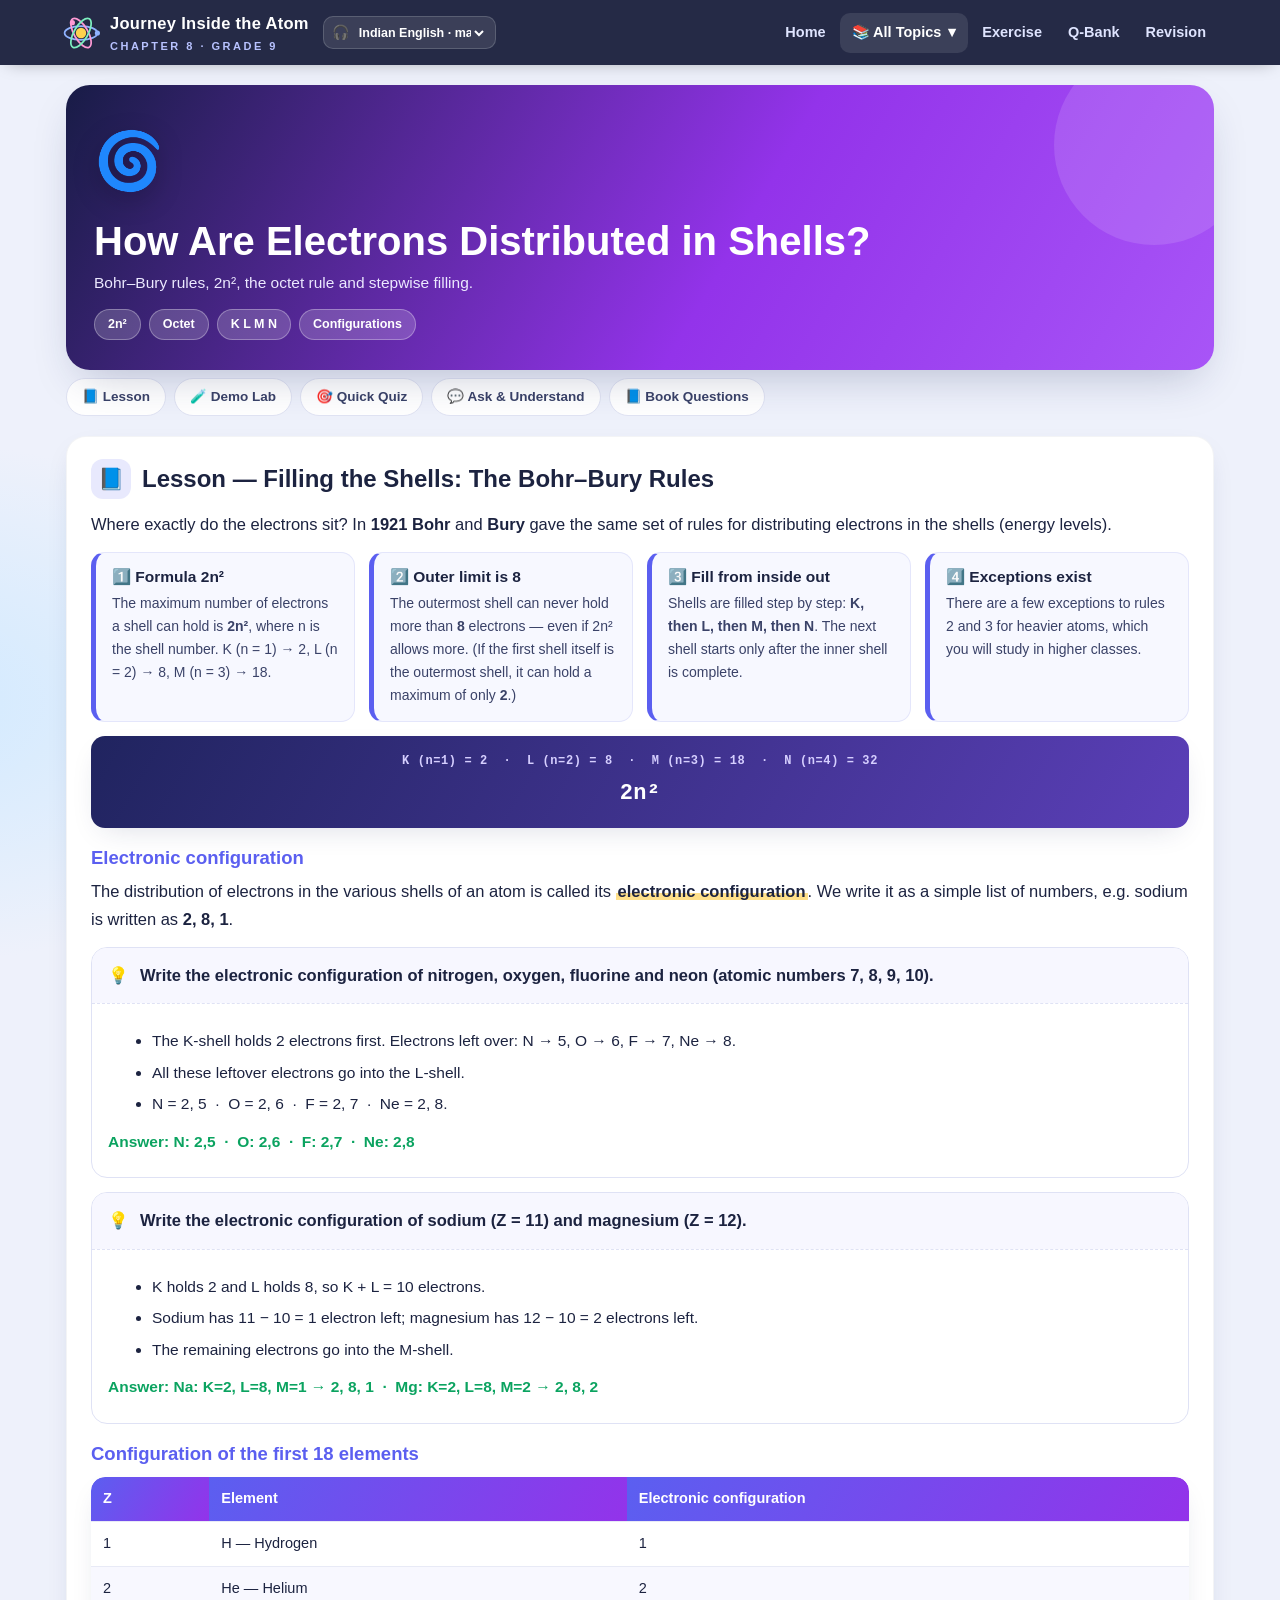
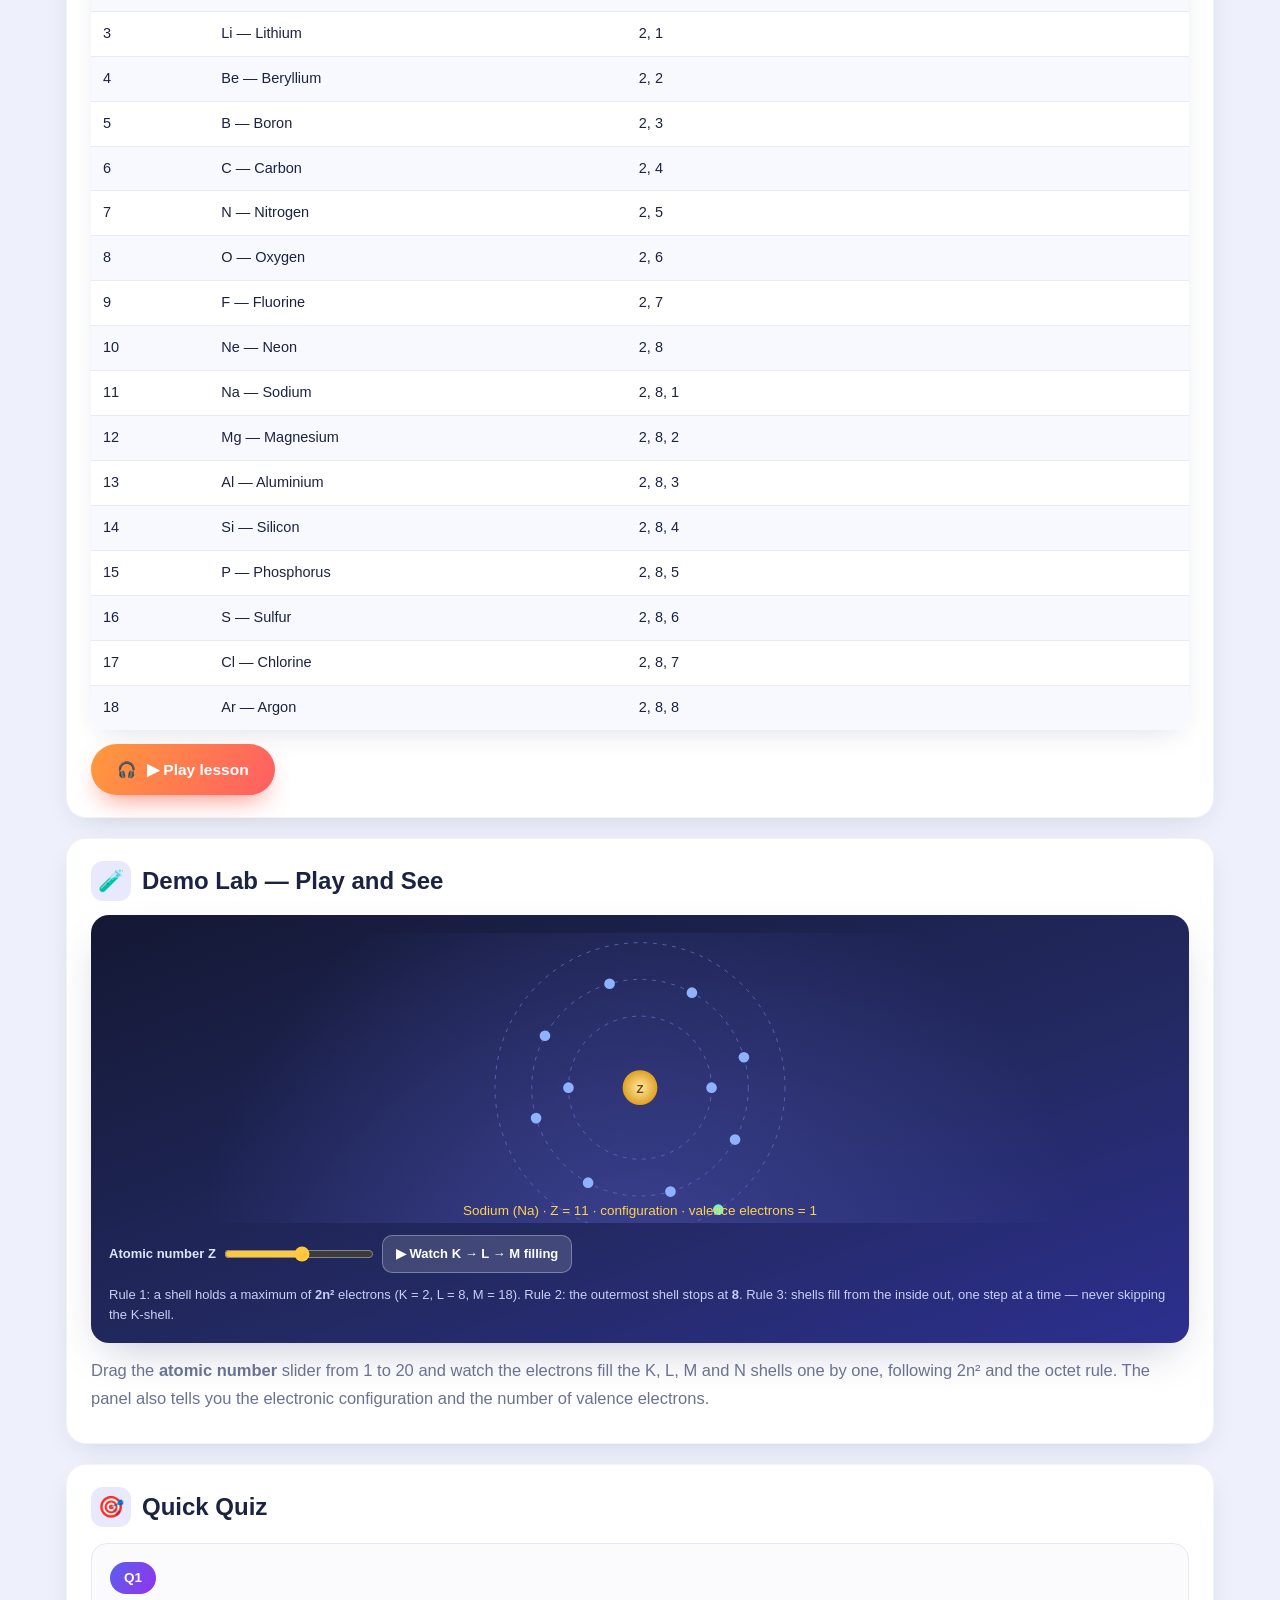
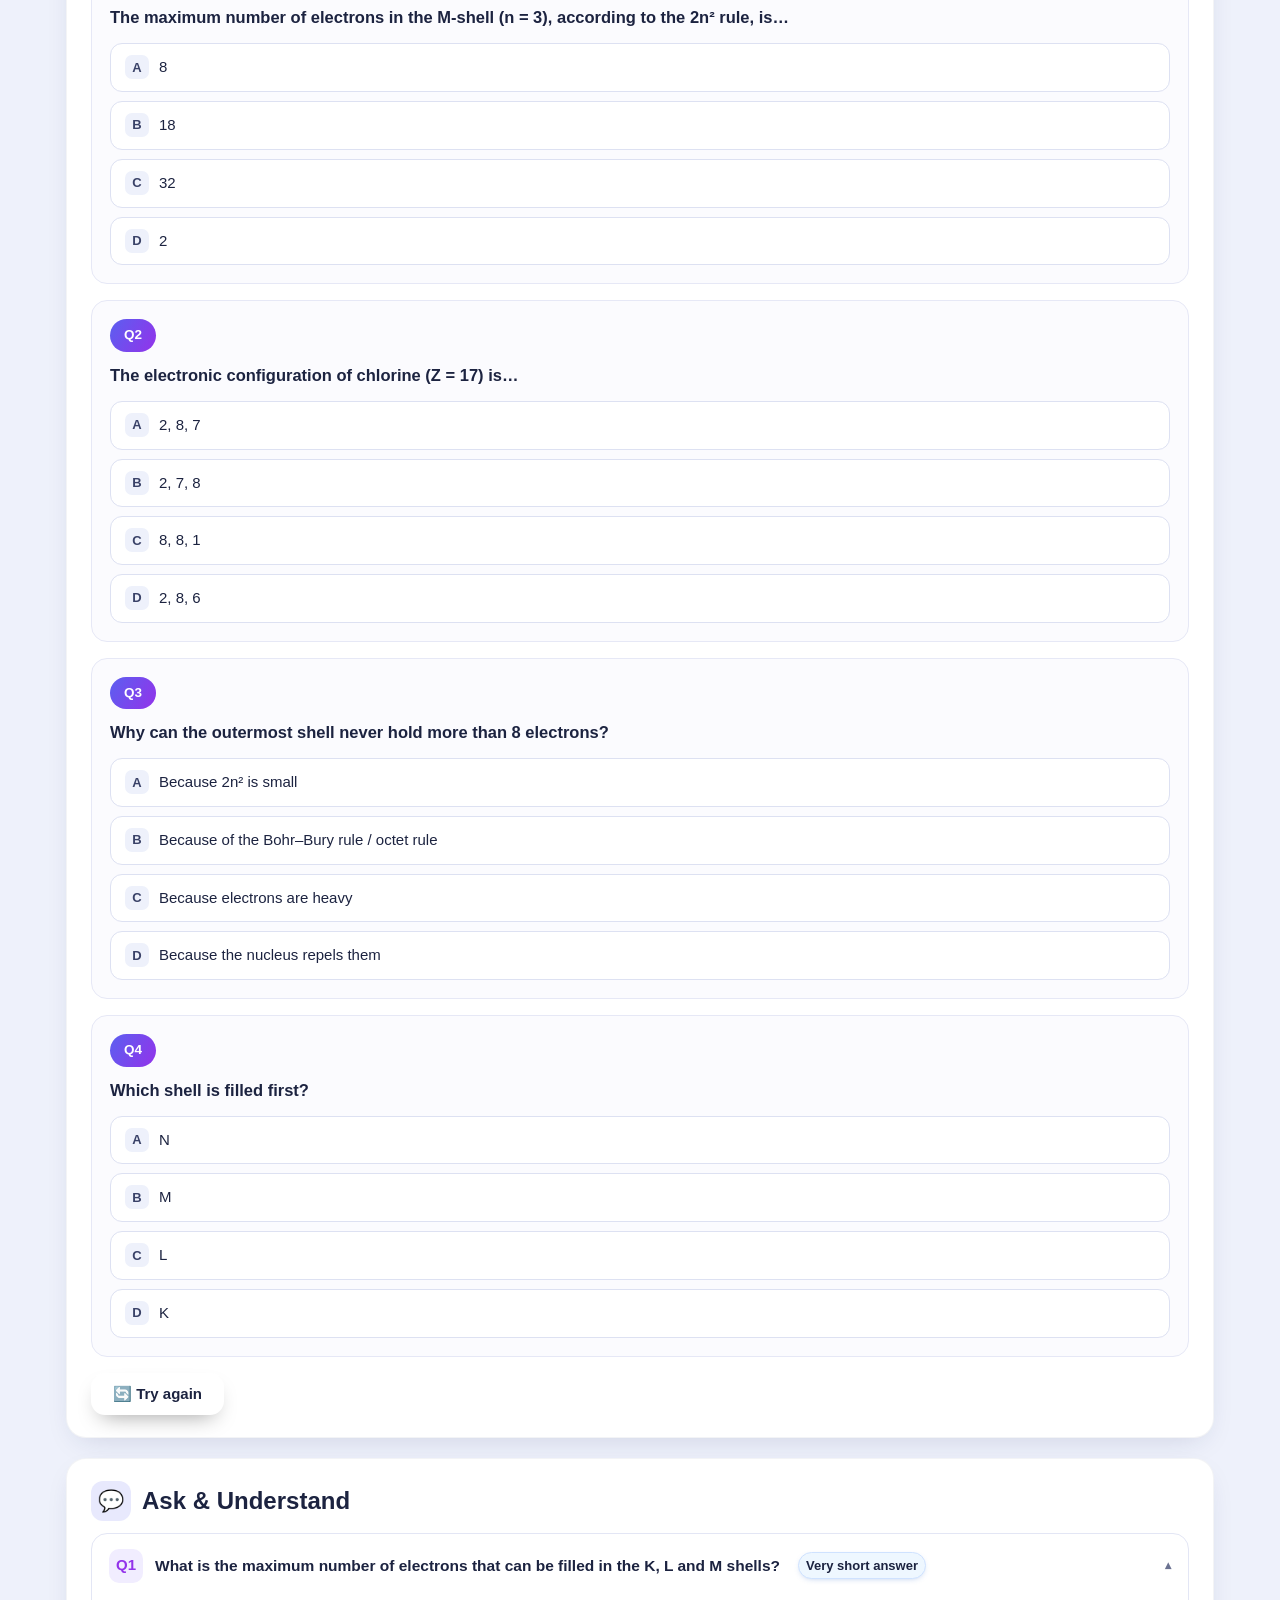
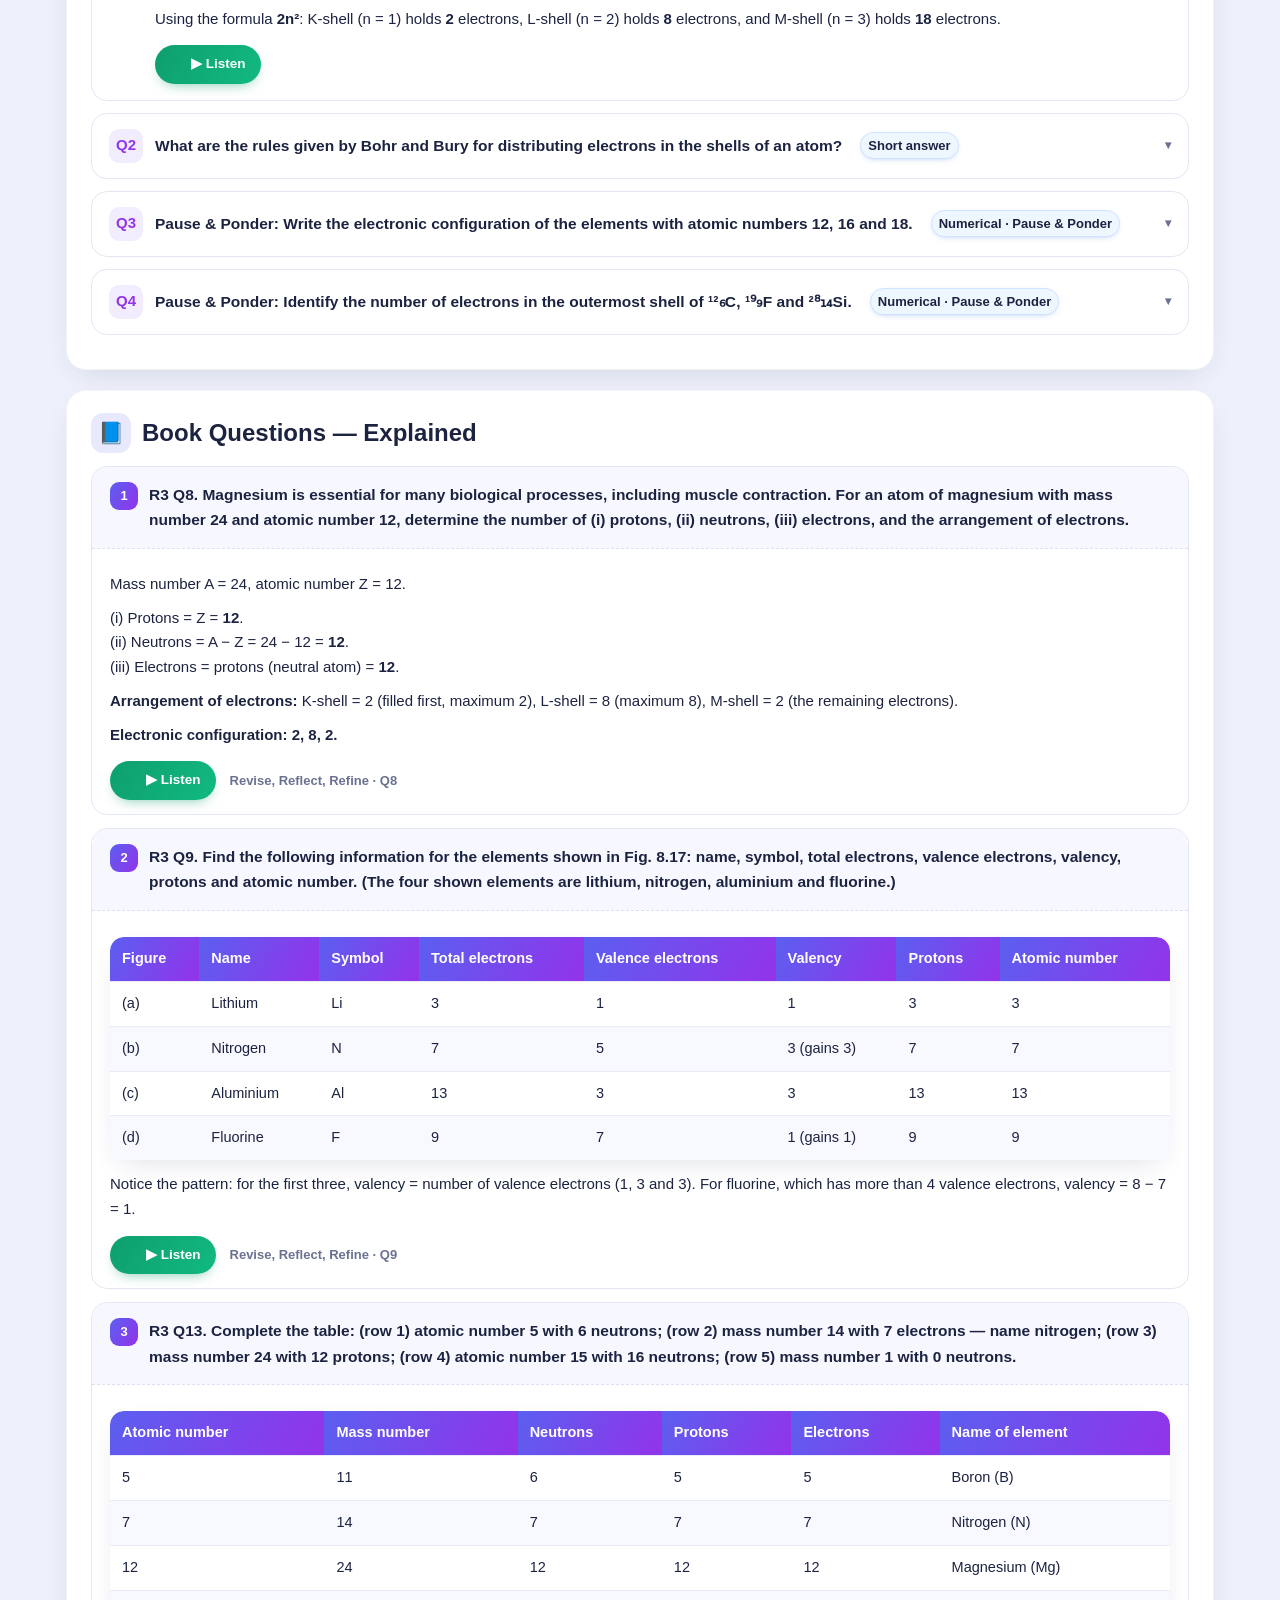
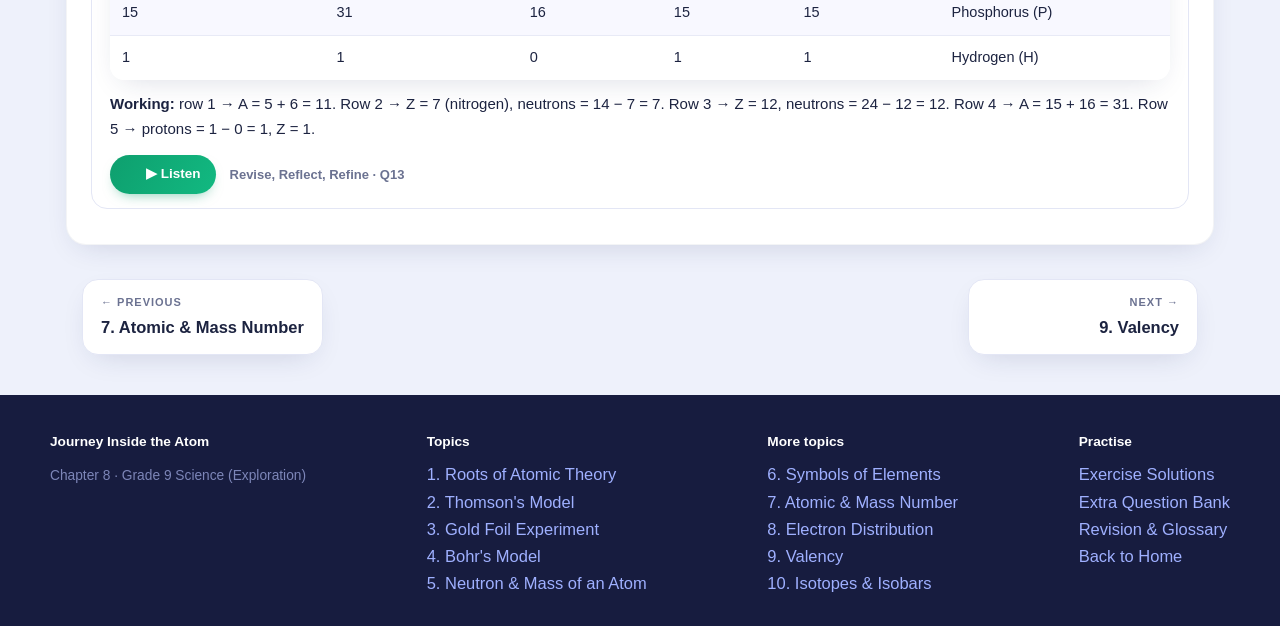
<file: topics/configuration.html>
<!DOCTYPE html>
<html lang="en">
<head>
<meta charset="utf-8">
<meta name="viewport" content="width=device-width, initial-scale=1, viewport-fit=cover">
<meta name="theme-color" content="#20245f">
<title>How Are Electrons Distributed in Shells? · Journey Inside the Atom</title>
<meta name="description" content="Chapter 8 Journey Inside the Atom — How Are Electrons Distributed in Shells?">
<link rel="stylesheet" href="../assets/css/style.css">

</head>
<body>
<div class="progress" aria-hidden="true"></div>
<div class="nav">
  <div class="nav-in">
    <a class="brand" href="../index.html">
      <svg class="logo" viewBox="0 0 44 44" aria-hidden="true">
        <circle cx="22" cy="22" r="6" fill="#ffd24d"/>
        <ellipse cx="22" cy="22" rx="19" ry="8" fill="none" stroke="#8fb2ff" stroke-width="2"/>
        <ellipse cx="22" cy="22" rx="19" ry="8" fill="none" stroke="#ff9ad5" stroke-width="2" transform="rotate(60 22 22)"/>
        <ellipse cx="22" cy="22" rx="19" ry="8" fill="none" stroke="#7ef0c0" stroke-width="2" transform="rotate(120 22 22)"/>
        <circle cx="41" cy="22" r="3" fill="#8fb2ff"/><circle cx="12" cy="10" r="3" fill="#ff9ad5"/>
      </svg>
      <span>Journey Inside the Atom<small>CHAPTER 8 · GRADE 9</small></span>
    </a>
    <div class="voice-pick" title="Narration voice used for every audio clip">
      <span class="vp-ico">🎧</span>
      <select id="voiceSel" aria-label="Choose narration voice">
        <option value="en-IN-male">Indian English · male</option>
      </select>
    </div>
    <div class="nav-links">
      <a href="../index.html" class="desk">Home</a>
      <div class="drop"><button class="dd-btn" type="button" aria-expanded="false">📚 All Topics <span class="chev">▾</span></button><div class="drop-panel"><div class="grp">CHAPTER 8 · TOPICS</div><a href="../topics/roots.html" class=""><span class="dp-ico" style="background:#7c3aed1f">🏺</span><span>1. Roots of Atomic Theory</span></a><a href="../topics/thomson.html" class=""><span class="dp-ico" style="background:#2563eb1f">🔬</span><span>2. Thomson's Model</span></a><a href="../topics/goldfoil.html" class=""><span class="dp-ico" style="background:#d977061f">🥇</span><span>3. Gold Foil & Rutherford</span></a><a href="../topics/bohr.html" class=""><span class="dp-ico" style="background:#0891b21f">🛰️</span><span>4. Bohr's Model</span></a><a href="../topics/neutron.html" class=""><span class="dp-ico" style="background:#4f46e51f">⚪</span><span>5. Neutron & Mass</span></a><a href="../topics/symbols.html" class=""><span class="dp-ico" style="background:#be185d1f">🔣</span><span>6. Symbols of Elements</span></a><a href="../topics/massnumber.html" class=""><span class="dp-ico" style="background:#0478571f">🔢</span><span>7. Atomic & Mass Number</span></a><a href="../topics/configuration.html" class="on"><span class="dp-ico" style="background:#9333ea1f">🌀</span><span>8. Electron Distribution</span></a><a href="../topics/valency.html" class=""><span class="dp-ico" style="background:#dc26261f">🔗</span><span>9. Valency</span></a><a href="../topics/isotopes.html" class=""><span class="dp-ico" style="background:#0d94881f">⚖️</span><span>10. Isotopes & Isobars</span></a><div class="grp">PRACTISE</div><a href="../exercise.html"><span class="dp-ico" style="background:#fef3c7">📝</span><span>Exercise Solutions</span></a><a href="../questionbank.html"><span class="dp-ico" style="background:#dcfce7">🗃️</span><span>Extra Question Bank</span></a><a href="../revision.html"><span class="dp-ico" style="background:#e0e7ff">🧠</span><span>Revision &amp; Glossary</span></a></div></div>
      <a href="../exercise.html" class="desk">Exercise</a>
      <a href="../questionbank.html" class="desk">Q-Bank</a>
      <a href="../revision.html" class="desk">Revision</a>
      <button class="menu-btn" type="button" aria-expanded="false">☰ Menu</button>
    </div>
  </div>
</div>
<div class="wrap">
  <div class="thero" style="--acc:#9333ea;--acc2:#a855f7;background:linear-gradient(120deg,#181c46,#9333ea 58%,#a855f7)">
    <div class="big-ico">🌀</div>
    <h1>How Are Electrons Distributed in Shells?</h1>
    <p>Bohr–Bury rules, 2n², the octet rule and stepwise filling.</p>
    <div class="tags"><span>2n²</span><span>Octet</span><span>K L M N</span><span>Configurations</span></div>
  </div>
  <div class="jumplinks"><a href="#lesson">📘 Lesson</a><a href="#lab">🧪 Demo Lab</a><a href="#quiz">🎯 Quick Quiz</a><a href="#faq">💬 Ask &amp; Understand</a><a href="#bookqa">📘 Book Questions</a></div>
</div><div class="wrap "><section class="card reveal " id="lesson"><h2><span class="ico">📘</span>Lesson — Filling the Shells: The Bohr–Bury Rules</h2>
<p>Where exactly do the electrons sit? In <b>1921</b> <b>Bohr</b> and <b>Bury</b> gave the same set of
rules for distributing electrons in the shells (energy levels).</p>
<div class="learn">
  <div class="lc"><h4>1️⃣ Formula 2n²</h4><p>The maximum number of electrons a shell can
  hold is <b>2n²</b>, where n is the shell number. K (n = 1) → 2, L (n = 2) → 8,
  M (n = 3) → 18.</p></div>
  <div class="lc"><h4>2️⃣ Outer limit is 8</h4><p>The outermost shell can never hold more than
  <b>8</b> electrons — even if 2n² allows more. (If the first shell itself is the outermost
  shell, it can hold a maximum of only <b>2</b>.)</p></div>
  <div class="lc"><h4>3️⃣ Fill from inside out</h4><p>Shells are filled step by step:
  <b>K, then L, then M, then N</b>. The next shell starts only after the inner shell is complete.</p></div>
  <div class="lc"><h4>4️⃣ Exceptions exist</h4><p>There are a few exceptions to rules 2 and 3
  for heavier atoms, which you will study in higher classes.</p></div>
</div><div class="formula"><small>K (n=1) = 2 &nbsp;·&nbsp; L (n=2) = 8 &nbsp;·&nbsp; M (n=3) = 18 &nbsp;·&nbsp; N (n=4) = 32</small>2n²</div><h3>Electronic configuration</h3>
<p>The distribution of electrons in the various shells of an atom is called its
<span class="hl">electronic configuration</span>. We write it as a simple list of numbers, e.g. sodium
is written as <b>2, 8, 1</b>.</p>
<div class="ex"><div class="ex-q"><span>💡</span><span>Write the electronic configuration of nitrogen, oxygen, fluorine and neon (atomic numbers 7, 8, 9, 10).</span></div><div class="ex-a"><ul class="steps"><li>The K-shell holds 2 electrons first. Electrons left over: N → 5, O → 6, F → 7, Ne → 8.</li><li>All these leftover electrons go into the L-shell.</li><li>N = 2, 5 &nbsp;·&nbsp; O = 2, 6 &nbsp;·&nbsp; F = 2, 7 &nbsp;·&nbsp; Ne = 2, 8.</li></ul><p class="mt"><b>Answer: N: 2,5 &nbsp;·&nbsp; O: 2,6 &nbsp;·&nbsp; F: 2,7 &nbsp;·&nbsp; Ne: 2,8</b></p></div></div><div class="ex"><div class="ex-q"><span>💡</span><span>Write the electronic configuration of sodium (Z = 11) and magnesium (Z = 12).</span></div><div class="ex-a"><ul class="steps"><li>K holds 2 and L holds 8, so K + L = 10 electrons.</li><li>Sodium has 11 − 10 = 1 electron left; magnesium has 12 − 10 = 2 electrons left.</li><li>The remaining electrons go into the M-shell.</li></ul><p class="mt"><b>Answer: Na: K=2, L=8, M=1 → <b>2, 8, 1</b> &nbsp;·&nbsp; Mg: K=2, L=8, M=2 → <b>2, 8, 2</b></b></p></div></div><h3>Configuration of the first 18 elements</h3><div class="tscroll"><table class=""><thead><tr><th>Z</th><th>Element</th><th>Electronic configuration</th></tr></thead><tbody><tr><td>1</td><td> H — Hydrogen</td><td>1</td></tr><tr><td>2</td><td> He — Helium</td><td>2</td></tr><tr><td>3</td><td> Li — Lithium</td><td>2, 1</td></tr><tr><td>4</td><td> Be — Beryllium</td><td>2, 2</td></tr><tr><td>5</td><td> B — Boron</td><td>2, 3</td></tr><tr><td>6</td><td> C — Carbon</td><td>2, 4</td></tr><tr><td>7</td><td> N — Nitrogen</td><td>2, 5</td></tr><tr><td>8</td><td> O — Oxygen</td><td>2, 6</td></tr><tr><td>9</td><td> F — Fluorine</td><td>2, 7</td></tr><tr><td>10</td><td> Ne — Neon</td><td>2, 8</td></tr><tr><td>11</td><td> Na — Sodium</td><td>2, 8, 1</td></tr><tr><td>12</td><td> Mg — Magnesium</td><td>2, 8, 2</td></tr><tr><td>13</td><td> Al — Aluminium</td><td>2, 8, 3</td></tr><tr><td>14</td><td> Si — Silicon</td><td>2, 8, 4</td></tr><tr><td>15</td><td> P — Phosphorus</td><td>2, 8, 5</td></tr><tr><td>16</td><td> S — Sulfur</td><td>2, 8, 6</td></tr><tr><td>17</td><td> Cl — Chlorine</td><td>2, 8, 7</td></tr><tr><td>18</td><td> Ar — Argon</td><td>2, 8, 8</td></tr></tbody></table></div><div class="aud-row lesson-aud"><button class="aud-big" data-src="audio/t8_lesson.mp3" type="button" aria-label="▶ Play lesson">🎧<span class="lbl">▶ Play lesson</span></button></div></section><section class="card reveal" id="lab"><h2><span class="ico">🧪</span>Demo Lab — Play and See</h2><div class="demo" data-demo="configuration"><div class="stage"></div><div class="lab-bar"></div><div class="cap"></div></div><p class="mut">Drag the <b>atomic number</b> slider from 1 to 20 and watch the electrons
fill the K, L, M and N shells one by one, following 2n² and the octet rule. The panel also tells you
the electronic configuration and the number of valence electrons.</p></section><section class="card reveal " id="quiz"><h2><span class="ico">🎯</span>Quick Quiz</h2><div class="quizbox" id="quiz_cfg"><div class="q-item" data-ans="1" data-done="0"><div class="q-no">Q1</div><div class="q-text">The maximum number of electrons in the M-shell (n = 3), according to the 2n² rule, is…</div><div class="opts"><button class="opt" type="button" data-exp="2n² = 2 × 3² = 2 × 9 = &lt;b&gt;18&lt;/b&gt;. But remember, if M happens to be the outermost shell it can hold only 8 electrons."><span class="key">A</span><span>8</span></button><button class="opt" type="button" data-exp="2n² = 2 × 3² = 2 × 9 = &lt;b&gt;18&lt;/b&gt;. But remember, if M happens to be the outermost shell it can hold only 8 electrons."><span class="key">B</span><span>18</span></button><button class="opt" type="button" data-exp="2n² = 2 × 3² = 2 × 9 = &lt;b&gt;18&lt;/b&gt;. But remember, if M happens to be the outermost shell it can hold only 8 electrons."><span class="key">C</span><span>32</span></button><button class="opt" type="button" data-exp="2n² = 2 × 3² = 2 × 9 = &lt;b&gt;18&lt;/b&gt;. But remember, if M happens to be the outermost shell it can hold only 8 electrons."><span class="key">D</span><span>2</span></button></div><div class="feedback"></div></div><div class="q-item" data-ans="0" data-done="0"><div class="q-no">Q2</div><div class="q-text">The electronic configuration of chlorine (Z = 17) is…</div><div class="opts"><button class="opt" type="button" data-exp="K gets 2, L gets 8 — that is 10 electrons. The remaining 17 − 10 = 7 go into the M-shell, giving 2, 8, 7."><span class="key">A</span><span>2, 8, 7</span></button><button class="opt" type="button" data-exp="K gets 2, L gets 8 — that is 10 electrons. The remaining 17 − 10 = 7 go into the M-shell, giving 2, 8, 7."><span class="key">B</span><span>2, 7, 8</span></button><button class="opt" type="button" data-exp="K gets 2, L gets 8 — that is 10 electrons. The remaining 17 − 10 = 7 go into the M-shell, giving 2, 8, 7."><span class="key">C</span><span>8, 8, 1</span></button><button class="opt" type="button" data-exp="K gets 2, L gets 8 — that is 10 electrons. The remaining 17 − 10 = 7 go into the M-shell, giving 2, 8, 7."><span class="key">D</span><span>2, 8, 6</span></button></div><div class="feedback"></div></div><div class="q-item" data-ans="1" data-done="0"><div class="q-no">Q3</div><div class="q-text">Why can the outermost shell never hold more than 8 electrons?</div><div class="opts"><button class="opt" type="button" data-exp="The Bohr–Bury scheme says the outermost shell can hold a maximum of 8 electrons (an octet), even when 2n² allows more. A stable outermost shell of 8 makes an atom unreactive."><span class="key">A</span><span>Because 2n² is small</span></button><button class="opt" type="button" data-exp="The Bohr–Bury scheme says the outermost shell can hold a maximum of 8 electrons (an octet), even when 2n² allows more. A stable outermost shell of 8 makes an atom unreactive."><span class="key">B</span><span>Because of the Bohr–Bury rule / octet rule</span></button><button class="opt" type="button" data-exp="The Bohr–Bury scheme says the outermost shell can hold a maximum of 8 electrons (an octet), even when 2n² allows more. A stable outermost shell of 8 makes an atom unreactive."><span class="key">C</span><span>Because electrons are heavy</span></button><button class="opt" type="button" data-exp="The Bohr–Bury scheme says the outermost shell can hold a maximum of 8 electrons (an octet), even when 2n² allows more. A stable outermost shell of 8 makes an atom unreactive."><span class="key">D</span><span>Because the nucleus repels them</span></button></div><div class="feedback"></div></div><div class="q-item" data-ans="3" data-done="0"><div class="q-no">Q4</div><div class="q-text">Which shell is filled first?</div><div class="opts"><button class="opt" type="button" data-exp="Electrons fill the shells stepwise from the inside out — the K-shell (closest to the nucleus) is filled first, then L, M, N."><span class="key">A</span><span>N</span></button><button class="opt" type="button" data-exp="Electrons fill the shells stepwise from the inside out — the K-shell (closest to the nucleus) is filled first, then L, M, N."><span class="key">B</span><span>M</span></button><button class="opt" type="button" data-exp="Electrons fill the shells stepwise from the inside out — the K-shell (closest to the nucleus) is filled first, then L, M, N."><span class="key">C</span><span>L</span></button><button class="opt" type="button" data-exp="Electrons fill the shells stepwise from the inside out — the K-shell (closest to the nucleus) is filled first, then L, M, N."><span class="key">D</span><span>K</span></button></div><div class="feedback"></div></div><div class="aud-row"><button class="btn quiz-reset" type="button" data-target="quiz_cfg">🔄 Try again</button></div></div></section><section class="card reveal " id="faq"><h2><span class="ico">💬</span>Ask &amp; Understand</h2><details class="faq" open><summary><span class="fq-ico">Q1</span><span>What is the maximum number of electrons that can be filled in the K, L and M shells?</span><span class="qchip">Very short answer</span><span class="chev">▾</span></summary><div class="fbody"><p>Using the formula <b>2n²</b>: K-shell (n = 1) holds <b>2</b> electrons, L-shell (n = 2) holds <b>8</b> electrons, and M-shell (n = 3) holds <b>18</b> electrons.</p><div class="aud-row"><button class="aud-btn" data-src="audio/t8_faq1.mp3" type="button" aria-label="▶ Listen"><span class="wave"><i></i><i></i><i></i></span><span class="lbl">▶ Listen</span></button></div></div></details><details class="faq"><summary><span class="fq-ico">Q2</span><span>What are the rules given by Bohr and Bury for distributing electrons in the shells of an atom?</span><span class="qchip">Short answer</span><span class="chev">▾</span></summary><div class="fbody"><p>(1) The maximum number of electrons in any shell is given by <b>2n²</b>: K = 2, L = 8, M = 18. (2) The maximum number of electrons in the <b>outermost shell is 8</b> (the first shell can hold a maximum of 2). (3) Electrons are filled in a <b>stepwise manner</b>, starting from the shell closest to the nucleus (K, then L, M, N…). The next shell begins filling only after the inner shell is complete.</p><div class="aud-row"><button class="aud-btn" data-src="audio/t8_faq2.mp3" type="button" aria-label="▶ Listen"><span class="wave"><i></i><i></i><i></i></span><span class="lbl">▶ Listen</span></button></div></div></details><details class="faq"><summary><span class="fq-ico">Q3</span><span><b>Pause &amp; Ponder:</b> Write the electronic configuration of the elements with atomic numbers 12, 16 and 18.</span><span class="qchip">Numerical · Pause &amp; Ponder</span><span class="chev">▾</span></summary><div class="fbody"><p>• Z = 12 (Magnesium): <b>2, 8, 2</b> — K = 2, L = 8, M = 2.<br>• Z = 16 (Sulfur): <b>2, 8, 6</b> — K = 2, L = 8, M = 6.<br>• Z = 18 (Argon): <b>2, 8, 8</b> — K = 2, L = 8, M = 8.</p><div class="aud-row"><button class="aud-btn" data-src="audio/np_08.mp3" type="button" aria-label="▶ Listen"><span class="wave"><i></i><i></i><i></i></span><span class="lbl">▶ Listen</span></button></div></div></details><details class="faq"><summary><span class="fq-ico">Q4</span><span><b>Pause &amp; Ponder:</b> Identify the number of electrons in the outermost shell of <span class="iso">¹²₆C</span>, <span class="iso">¹⁹₉F</span> and <span class="iso">²⁸₁₄Si</span>.</span><span class="qchip">Numerical · Pause &amp; Ponder</span><span class="chev">▾</span></summary><div class="fbody"><p><b>Carbon (Z = 6):</b> configuration 2, 4 → the outermost shell is L and it has <b>4</b> electrons.</p><p><b>Fluorine (Z = 9):</b> configuration 2, 7 → the outermost shell is L and it has <b>7</b> electrons.</p><p><b>Silicon (Z = 14):</b> configuration 2, 8, 4 → the outermost shell is M and it has <b>4</b> electrons.</p><div class="aud-row"><button class="aud-btn" data-src="audio/np_09.mp3" type="button" aria-label="▶ Listen"><span class="wave"><i></i><i></i><i></i></span><span class="lbl">▶ Listen</span></button></div></div></details></section><section class="card reveal " id="bookqa"><h2><span class="ico">📘</span>Book Questions — Explained</h2><div class="bq"><div class="bq-q"><span class="qn">1</span><span><b>R3 Q8.</b> Magnesium is essential for many biological processes, including muscle contraction. For an atom of magnesium with mass number 24 and atomic number 12, determine the number of (i) protons, (ii) neutrons, (iii) electrons, and the arrangement of electrons.</span></div><div class="bq-a"><p>Mass number A = 24, atomic number Z = 12.</p><p>(i) Protons = Z = <b>12</b>.<br>(ii) Neutrons = A − Z = 24 − 12 = <b>12</b>.<br>(iii) Electrons = protons (neutral atom) = <b>12</b>.</p><p><b>Arrangement of electrons:</b> K-shell = 2 (filled first, maximum 2), L-shell = 8 (maximum 8), M-shell = 2 (the remaining electrons).</p><p><b>Electronic configuration: 2, 8, 2.</b></p><div class="aud-row"><button class="aud-btn" data-src="audio/ex_q08.mp3" type="button" aria-label="▶ Listen"><span class="wave"><i></i><i></i><i></i></span><span class="lbl">▶ Listen</span></button><span class="meta">Revise, Reflect, Refine · Q8</span></div></div></div><div class="bq"><div class="bq-q"><span class="qn">2</span><span><b>R3 Q9.</b> Find the following information for the elements shown in Fig. 8.17: name, symbol, total electrons, valence electrons, valency, protons and atomic number. (The four shown elements are lithium, nitrogen, aluminium and fluorine.)</span></div><div class="bq-a"><div class="tscroll"><table class=""><thead><tr><th>Figure</th><th>Name</th><th>Symbol</th><th>Total electrons</th><th>Valence electrons</th><th>Valency</th><th>Protons</th><th>Atomic number</th></tr></thead><tbody><tr><td>(a)</td><td>Lithium</td><td>Li</td><td>3</td><td>1</td><td>1</td><td>3</td><td>3</td></tr><tr><td>(b)</td><td>Nitrogen</td><td>N</td><td>7</td><td>5</td><td>3 (gains 3)</td><td>7</td><td>7</td></tr><tr><td>(c)</td><td>Aluminium</td><td>Al</td><td>13</td><td>3</td><td>3</td><td>13</td><td>13</td></tr><tr><td>(d)</td><td>Fluorine</td><td>F</td><td>9</td><td>7</td><td>1 (gains 1)</td><td>9</td><td>9</td></tr></tbody></table></div><p>Notice the pattern: for the first three, valency = number of valence electrons (1, 3 and 3). For fluorine, which has more than 4 valence electrons, valency = 8 − 7 = 1.</p><div class="aud-row"><button class="aud-btn" data-src="audio/ex_q09.mp3" type="button" aria-label="▶ Listen"><span class="wave"><i></i><i></i><i></i></span><span class="lbl">▶ Listen</span></button><span class="meta">Revise, Reflect, Refine · Q9</span></div></div></div><div class="bq"><div class="bq-q"><span class="qn">3</span><span><b>R3 Q13.</b> Complete the table: (row 1) atomic number 5 with 6 neutrons; (row 2) mass number 14 with 7 electrons — name nitrogen; (row 3) mass number 24 with 12 protons; (row 4) atomic number 15 with 16 neutrons; (row 5) mass number 1 with 0 neutrons.</span></div><div class="bq-a"><div class="tscroll"><table class=""><thead><tr><th>Atomic number</th><th>Mass number</th><th>Neutrons</th><th>Protons</th><th>Electrons</th><th>Name of element</th></tr></thead><tbody><tr><td>5</td><td>11</td><td>6</td><td>5</td><td>5</td><td>Boron (B)</td></tr><tr><td>7</td><td>14</td><td>7</td><td>7</td><td>7</td><td>Nitrogen (N)</td></tr><tr><td>12</td><td>24</td><td>12</td><td>12</td><td>12</td><td>Magnesium (Mg)</td></tr><tr><td>15</td><td>31</td><td>16</td><td>15</td><td>15</td><td>Phosphorus (P)</td></tr><tr><td>1</td><td>1</td><td>0</td><td>1</td><td>1</td><td>Hydrogen (H)</td></tr></tbody></table></div><p><b>Working:</b> row 1 → A = 5 + 6 = 11. Row 2 → Z = 7 (nitrogen), neutrons = 14 − 7 = 7. Row 3 → Z = 12, neutrons = 24 − 12 = 12. Row 4 → A = 15 + 16 = 31. Row 5 → protons = 1 − 0 = 1, Z = 1.</p><div class="aud-row"><button class="aud-btn" data-src="audio/ex_q13.mp3" type="button" aria-label="▶ Listen"><span class="wave"><i></i><i></i><i></i></span><span class="lbl">▶ Listen</span></button><span class="meta">Revise, Reflect, Refine · Q13</span></div></div></div></section><div class="wrap"><div class="pn"><a class="prev" href="massnumber.html"><small>← PREVIOUS</small><b>7. Atomic & Mass Number</b></a><div class="next-wrap" style="margin-left:auto"><a class="next" href="valency.html"><small>NEXT →</small><b>9. Valency</b></a></div></div></div></div>
<footer>
  <div class="foot-in">
    <div>
      <h5>Journey Inside the Atom</h5>
      <small>Chapter 8 · Grade 9 Science (Exploration)</small>
    </div>
    <div>
      <h5>Topics</h5>
      <a href="../topics/roots.html">1. Roots of Atomic Theory</a><br>
      <a href="../topics/thomson.html">2. Thomson's Model</a><br>
      <a href="../topics/goldfoil.html">3. Gold Foil Experiment</a><br>
      <a href="../topics/bohr.html">4. Bohr's Model</a><br>
      <a href="../topics/neutron.html">5. Neutron &amp; Mass of an Atom</a>
    </div>
    <div>
      <h5>More topics</h5>
      <a href="../topics/symbols.html">6. Symbols of Elements</a><br>
      <a href="../topics/massnumber.html">7. Atomic &amp; Mass Number</a><br>
      <a href="../topics/configuration.html">8. Electron Distribution</a><br>
      <a href="../topics/valency.html">9. Valency</a><br>
      <a href="../topics/isotopes.html">10. Isotopes &amp; Isobars</a>
    </div>
    <div>
      <h5>Practise</h5>
      <a href="../exercise.html">Exercise Solutions</a><br>
      <a href="../questionbank.html">Extra Question Bank</a><br>
      <a href="../revision.html">Revision &amp; Glossary</a><br>
      <a href="../index.html">Back to Home</a>
    </div>
  </div>
</footer>
<button class="back-top" type="button" aria-label="Back to top">↑</button>
<script src="../assets/js/main.js"></script>
<script src="../assets/js/demos.js"></script>
</body>
</html>
</file>
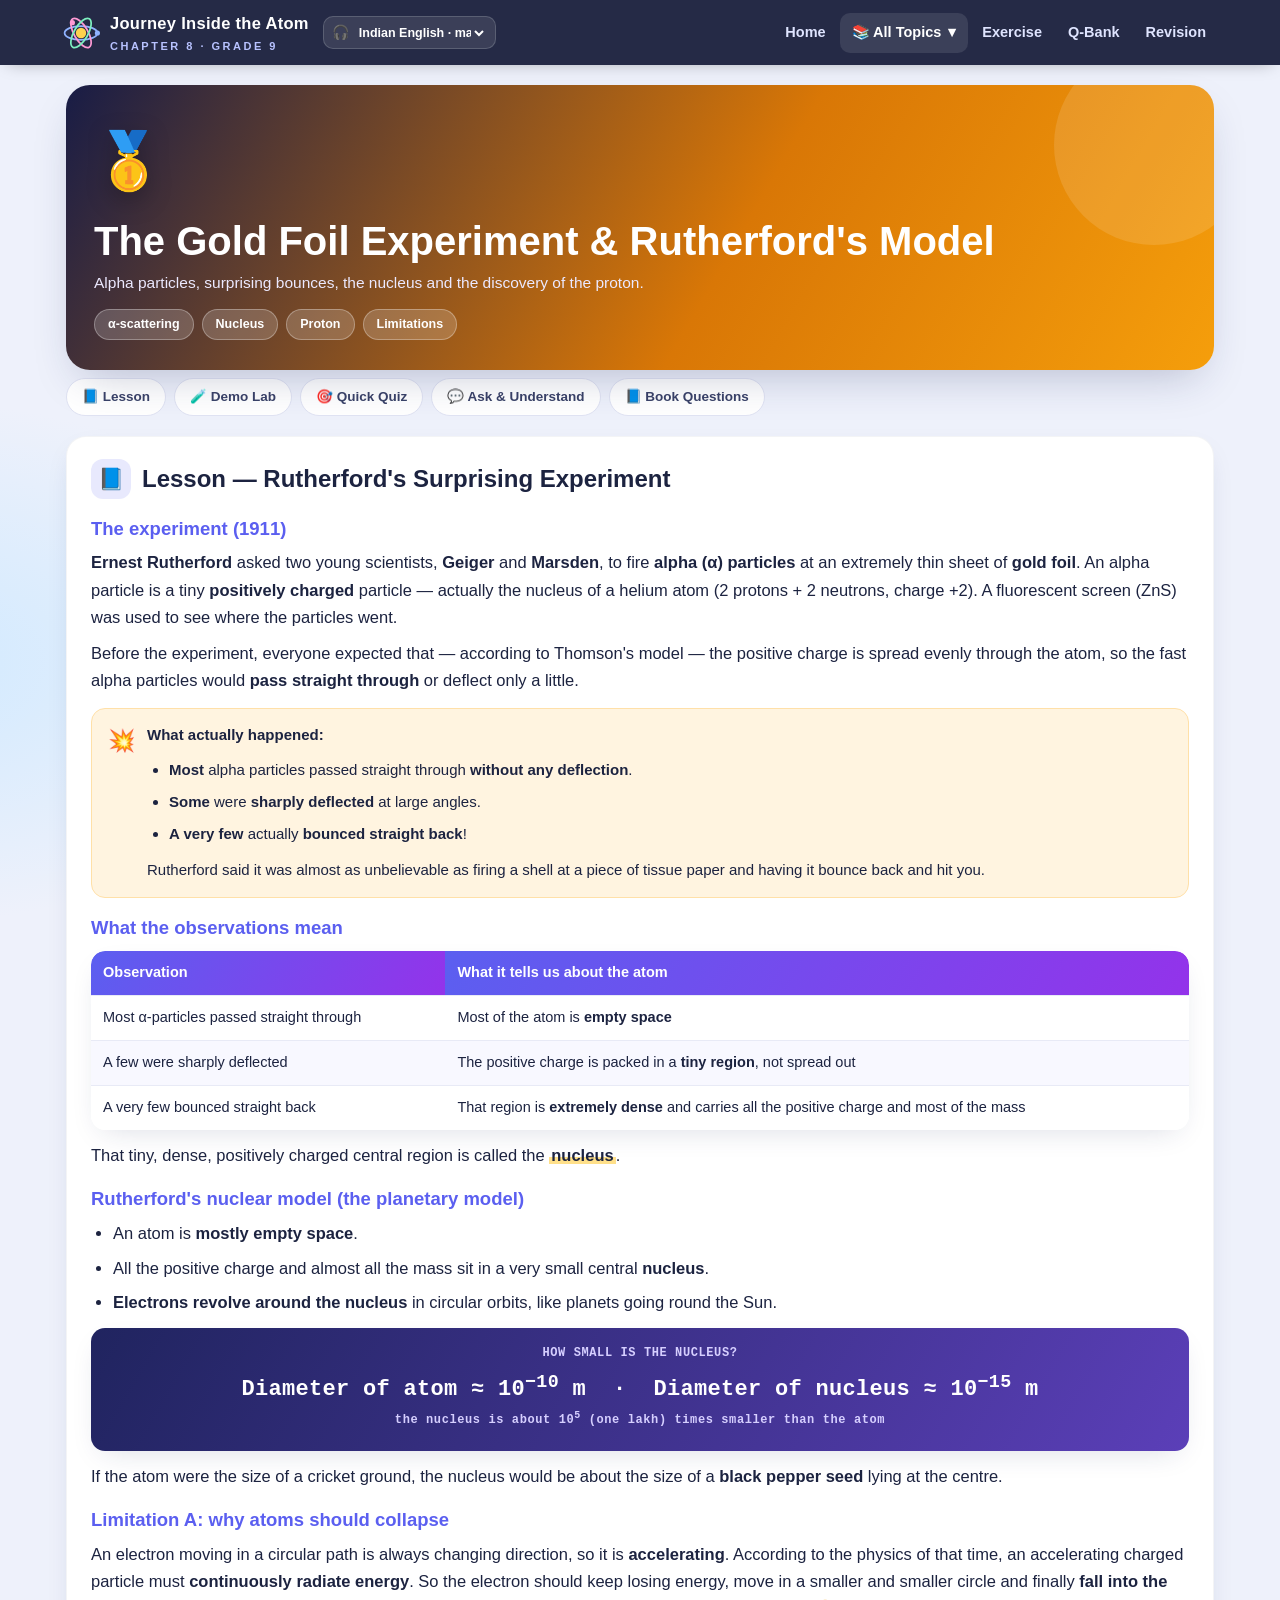
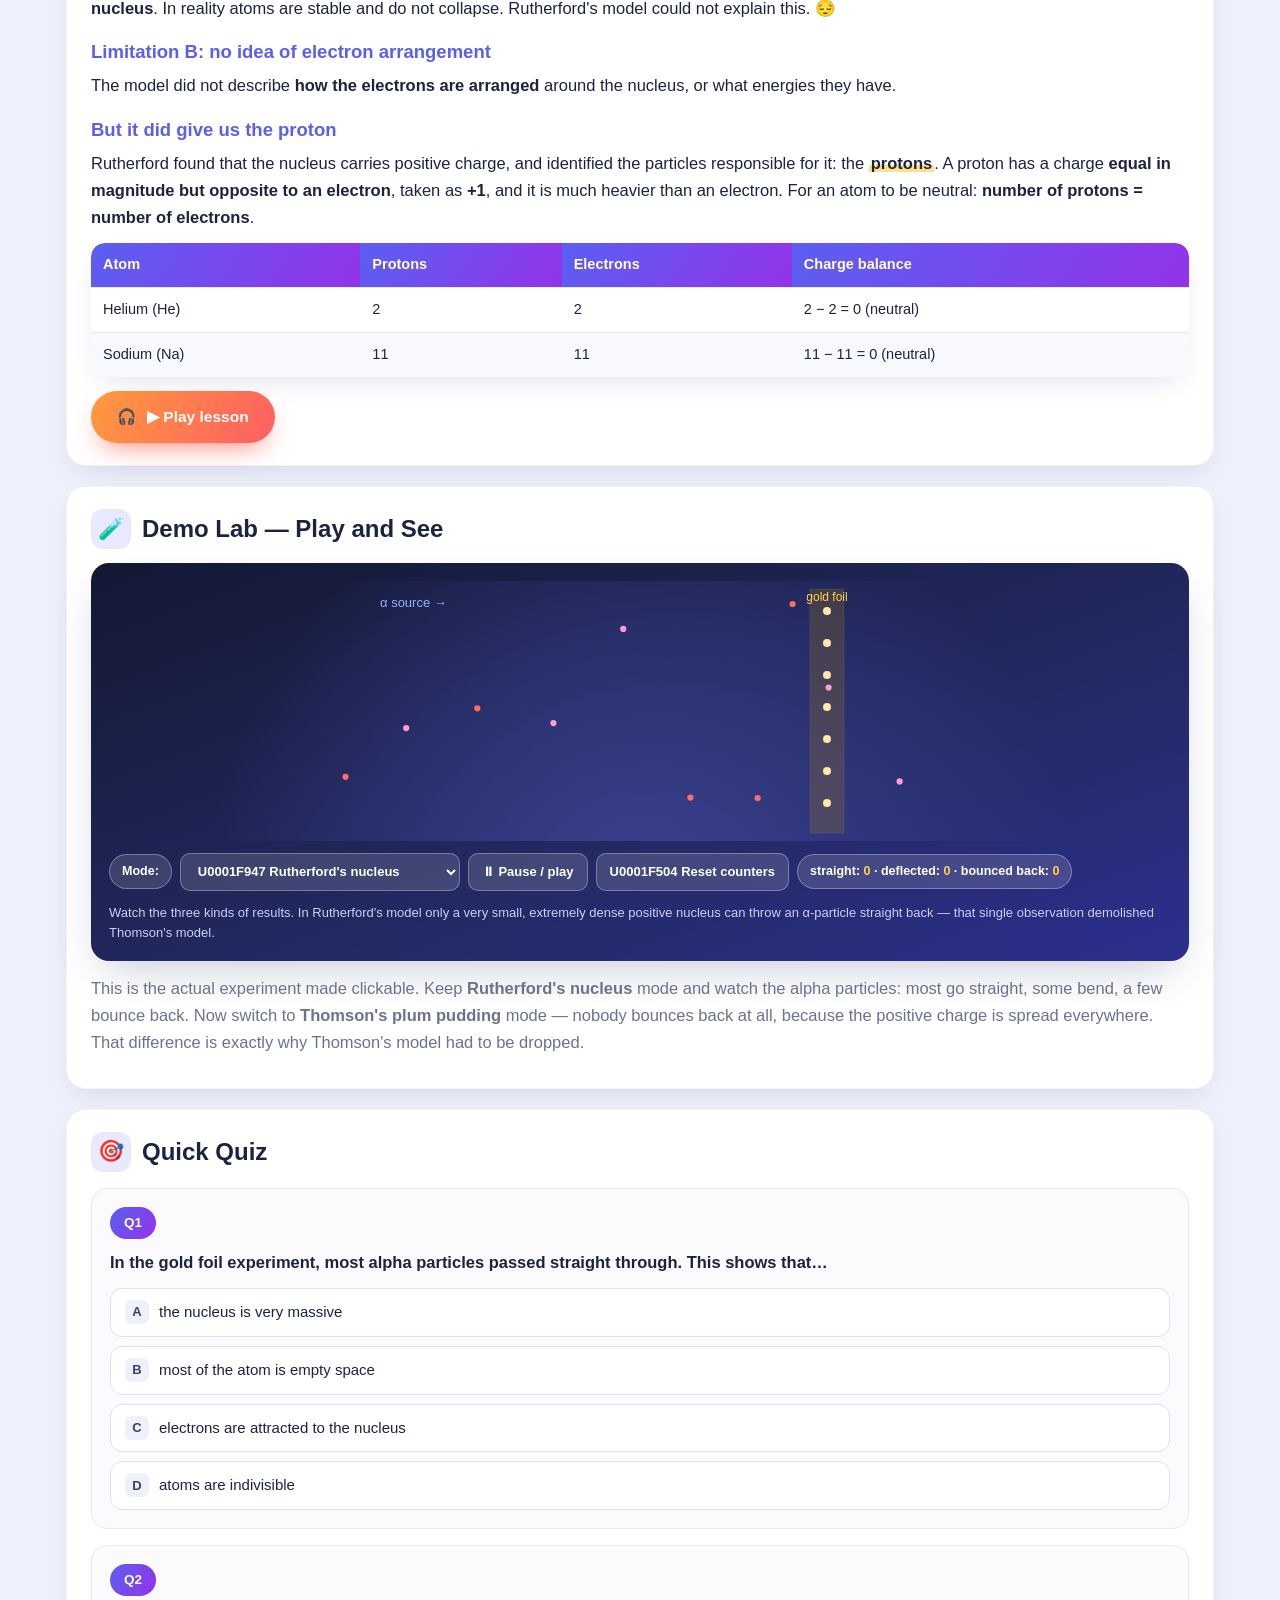
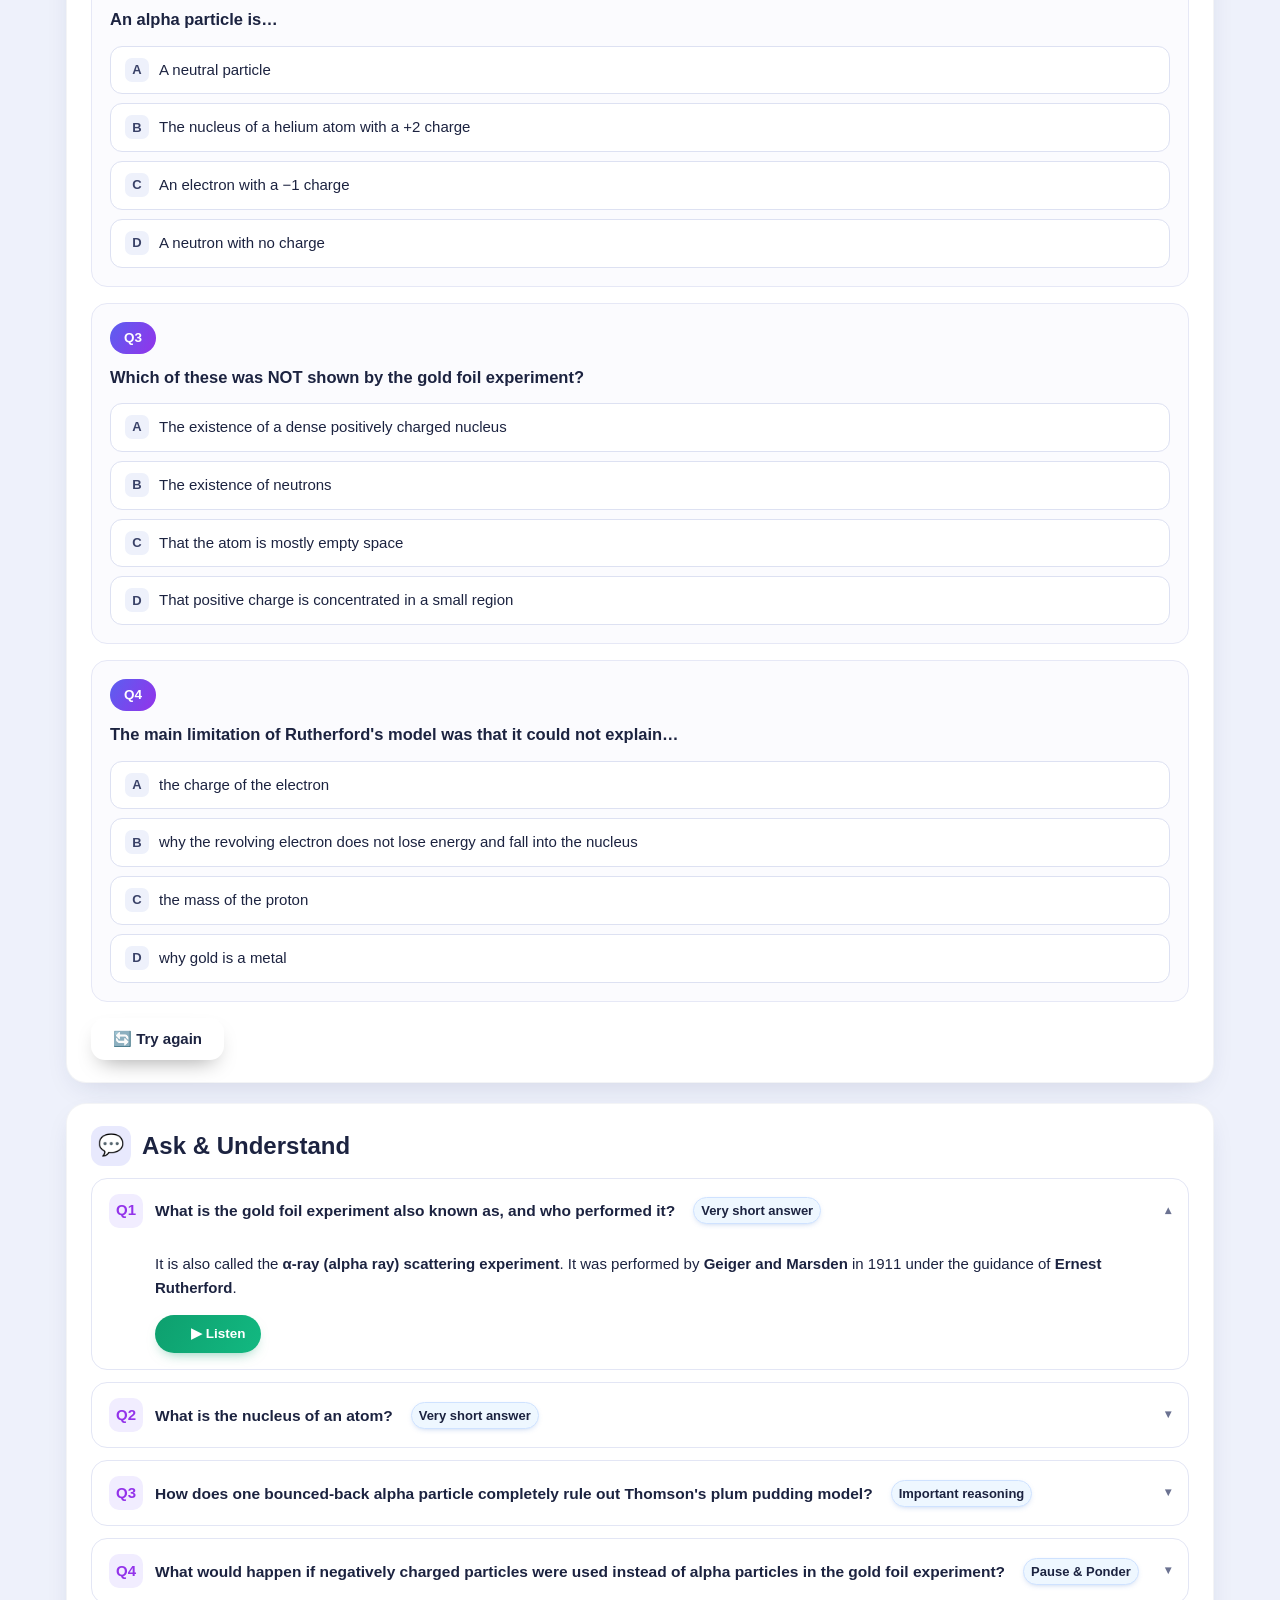
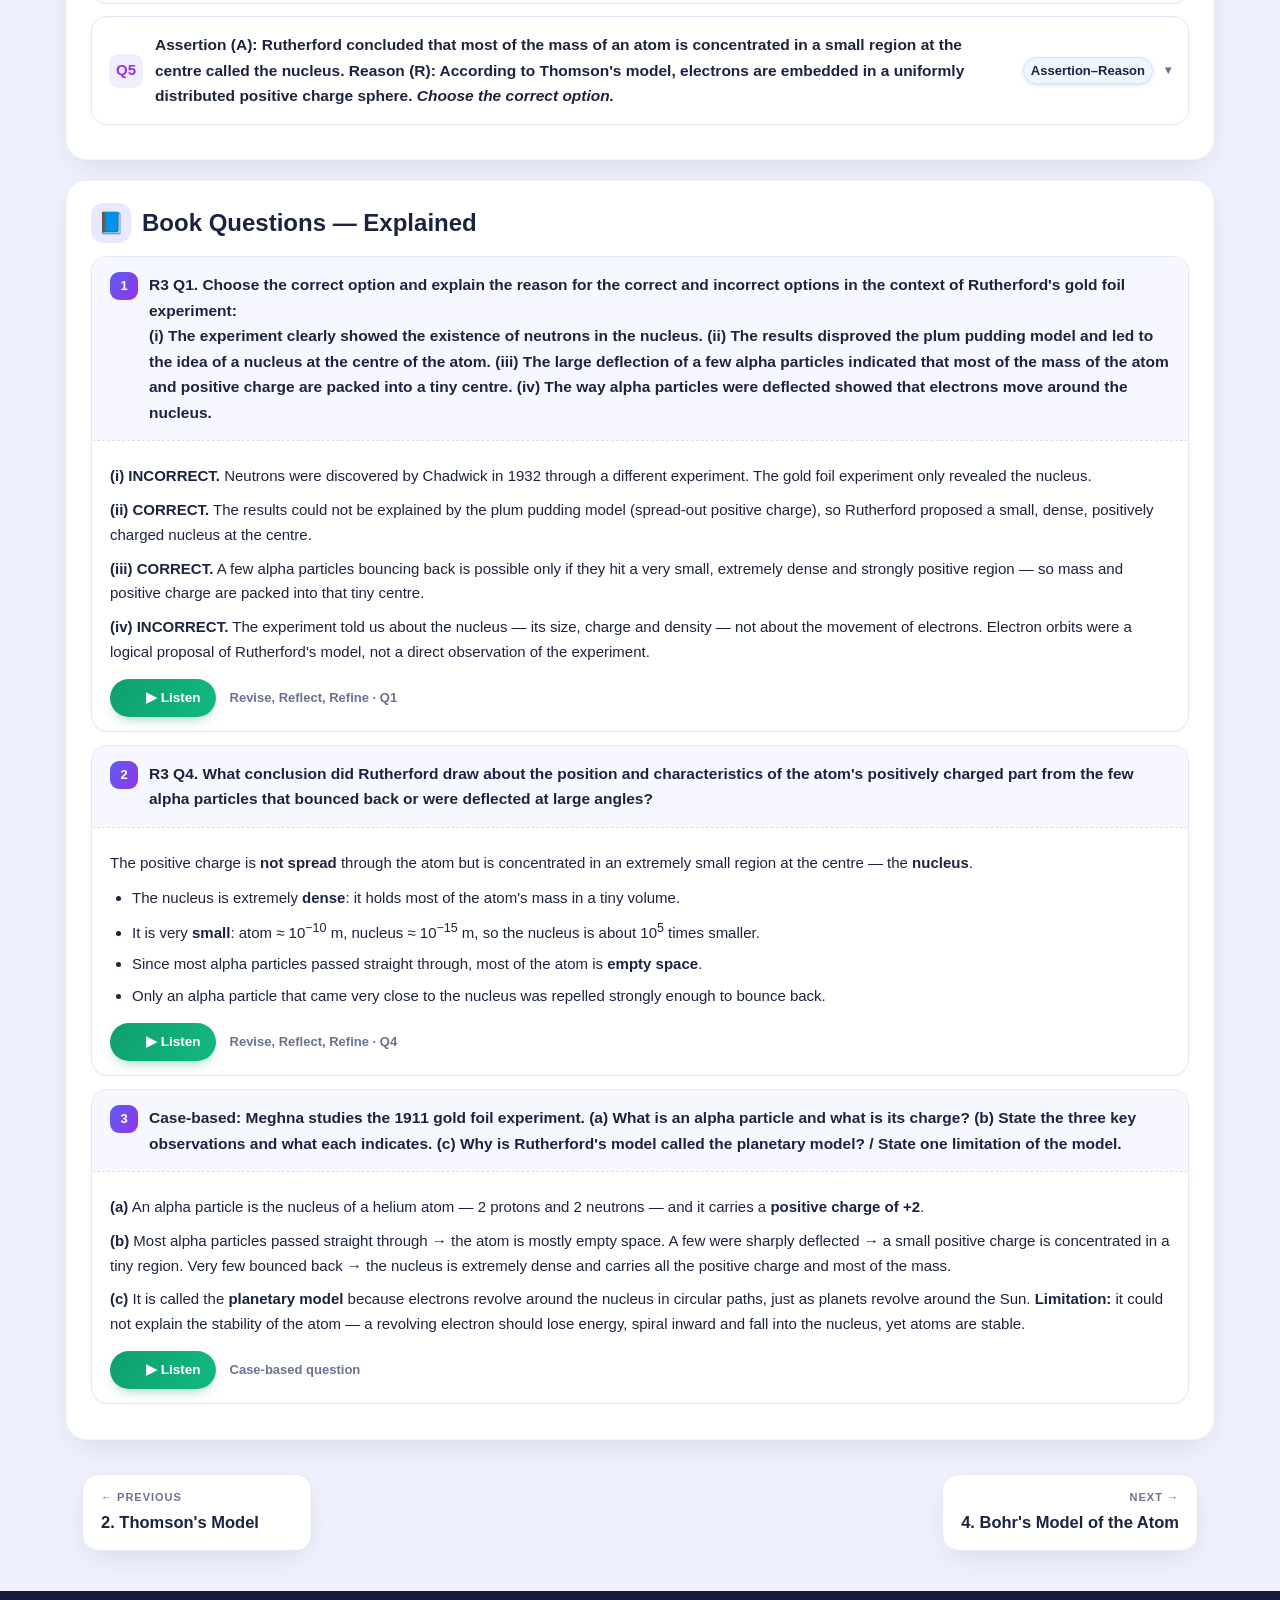
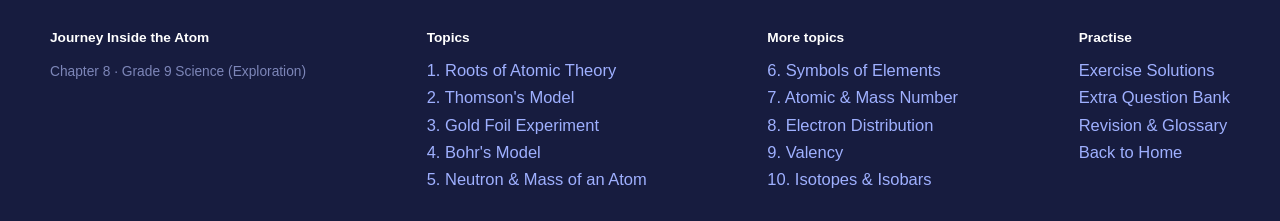
<file: topics/goldfoil.html>
<!DOCTYPE html>
<html lang="en">
<head>
<meta charset="utf-8">
<meta name="viewport" content="width=device-width, initial-scale=1, viewport-fit=cover">
<meta name="theme-color" content="#20245f">
<title>The Gold Foil Experiment &amp; Rutherford's Model · Journey Inside the Atom</title>
<meta name="description" content="Chapter 8 Journey Inside the Atom — The Gold Foil Experiment &amp; Rutherford's Model">
<link rel="stylesheet" href="../assets/css/style.css">

</head>
<body>
<div class="progress" aria-hidden="true"></div>
<div class="nav">
  <div class="nav-in">
    <a class="brand" href="../index.html">
      <svg class="logo" viewBox="0 0 44 44" aria-hidden="true">
        <circle cx="22" cy="22" r="6" fill="#ffd24d"/>
        <ellipse cx="22" cy="22" rx="19" ry="8" fill="none" stroke="#8fb2ff" stroke-width="2"/>
        <ellipse cx="22" cy="22" rx="19" ry="8" fill="none" stroke="#ff9ad5" stroke-width="2" transform="rotate(60 22 22)"/>
        <ellipse cx="22" cy="22" rx="19" ry="8" fill="none" stroke="#7ef0c0" stroke-width="2" transform="rotate(120 22 22)"/>
        <circle cx="41" cy="22" r="3" fill="#8fb2ff"/><circle cx="12" cy="10" r="3" fill="#ff9ad5"/>
      </svg>
      <span>Journey Inside the Atom<small>CHAPTER 8 · GRADE 9</small></span>
    </a>
    <div class="voice-pick" title="Narration voice used for every audio clip">
      <span class="vp-ico">🎧</span>
      <select id="voiceSel" aria-label="Choose narration voice">
        <option value="en-IN-male">Indian English · male</option>
      </select>
    </div>
    <div class="nav-links">
      <a href="../index.html" class="desk">Home</a>
      <div class="drop"><button class="dd-btn" type="button" aria-expanded="false">📚 All Topics <span class="chev">▾</span></button><div class="drop-panel"><div class="grp">CHAPTER 8 · TOPICS</div><a href="../topics/roots.html" class=""><span class="dp-ico" style="background:#7c3aed1f">🏺</span><span>1. Roots of Atomic Theory</span></a><a href="../topics/thomson.html" class=""><span class="dp-ico" style="background:#2563eb1f">🔬</span><span>2. Thomson's Model</span></a><a href="../topics/goldfoil.html" class="on"><span class="dp-ico" style="background:#d977061f">🥇</span><span>3. Gold Foil & Rutherford</span></a><a href="../topics/bohr.html" class=""><span class="dp-ico" style="background:#0891b21f">🛰️</span><span>4. Bohr's Model</span></a><a href="../topics/neutron.html" class=""><span class="dp-ico" style="background:#4f46e51f">⚪</span><span>5. Neutron & Mass</span></a><a href="../topics/symbols.html" class=""><span class="dp-ico" style="background:#be185d1f">🔣</span><span>6. Symbols of Elements</span></a><a href="../topics/massnumber.html" class=""><span class="dp-ico" style="background:#0478571f">🔢</span><span>7. Atomic & Mass Number</span></a><a href="../topics/configuration.html" class=""><span class="dp-ico" style="background:#9333ea1f">🌀</span><span>8. Electron Distribution</span></a><a href="../topics/valency.html" class=""><span class="dp-ico" style="background:#dc26261f">🔗</span><span>9. Valency</span></a><a href="../topics/isotopes.html" class=""><span class="dp-ico" style="background:#0d94881f">⚖️</span><span>10. Isotopes & Isobars</span></a><div class="grp">PRACTISE</div><a href="../exercise.html"><span class="dp-ico" style="background:#fef3c7">📝</span><span>Exercise Solutions</span></a><a href="../questionbank.html"><span class="dp-ico" style="background:#dcfce7">🗃️</span><span>Extra Question Bank</span></a><a href="../revision.html"><span class="dp-ico" style="background:#e0e7ff">🧠</span><span>Revision &amp; Glossary</span></a></div></div>
      <a href="../exercise.html" class="desk">Exercise</a>
      <a href="../questionbank.html" class="desk">Q-Bank</a>
      <a href="../revision.html" class="desk">Revision</a>
      <button class="menu-btn" type="button" aria-expanded="false">☰ Menu</button>
    </div>
  </div>
</div>
<div class="wrap">
  <div class="thero" style="--acc:#d97706;--acc2:#f59e0b;background:linear-gradient(120deg,#181c46,#d97706 58%,#f59e0b)">
    <div class="big-ico">🥇</div>
    <h1>The Gold Foil Experiment & Rutherford's Model</h1>
    <p>Alpha particles, surprising bounces, the nucleus and the discovery of the proton.</p>
    <div class="tags"><span>α-scattering</span><span>Nucleus</span><span>Proton</span><span>Limitations</span></div>
  </div>
  <div class="jumplinks"><a href="#lesson">📘 Lesson</a><a href="#lab">🧪 Demo Lab</a><a href="#quiz">🎯 Quick Quiz</a><a href="#faq">💬 Ask &amp; Understand</a><a href="#bookqa">📘 Book Questions</a></div>
</div><div class="wrap "><section class="card reveal " id="lesson"><h2><span class="ico">📘</span>Lesson — Rutherford's Surprising Experiment</h2>
<h3>The experiment (1911)</h3>
<p><b>Ernest Rutherford</b> asked two young scientists, <b>Geiger</b> and <b>Marsden</b>, to fire
<b>alpha (α) particles</b> at an extremely thin sheet of <b>gold foil</b>. An alpha particle is a
tiny <b>positively charged</b> particle — actually the nucleus of a helium atom (2 protons +
2 neutrons, charge +2). A fluorescent screen (ZnS) was used to see where the particles went.</p>
<p>Before the experiment, everyone expected that — according to Thomson's model — the positive
charge is spread evenly through the atom, so the fast alpha particles would <b>pass straight through</b>
or deflect only a little.</p>
<div class="note orange"><span class="ni">💥</span><div><b>What actually happened:</b>
<ul>
<li><b>Most</b> alpha particles passed straight through <b>without any deflection</b>.</li>
<li><b>Some</b> were <b>sharply deflected</b> at large angles.</li>
<li><b>A very few</b> actually <b>bounced straight back</b>!</li>
</ul>
Rutherford said it was almost as unbelievable as firing a shell at a piece of tissue paper and having
it bounce back and hit you.</div></div>
<h3>What the observations mean</h3>
<div class="tscroll"><table class=""><thead><tr><th>Observation</th><th>What it tells us about the atom</th></tr></thead><tbody><tr><td>Most α-particles passed straight through</td><td>Most of the atom is <b>empty space</b></td></tr><tr><td>A few were sharply deflected</td><td>The positive charge is packed in a <b>tiny region</b>, not spread out</td></tr><tr><td>A very few bounced straight back</td><td>That region is <b>extremely dense</b> and carries all the positive charge and most of the mass</td></tr></tbody></table></div>
<p>That tiny, dense, positively charged central region is called the <span class="hl">nucleus</span>.</p>

<h3>Rutherford's nuclear model (the planetary model)</h3>
<ul>
  <li>An atom is <b>mostly empty space</b>.</li>
  <li>All the positive charge and almost all the mass sit in a very small central <b>nucleus</b>.</li>
  <li><b>Electrons revolve around the nucleus</b> in circular orbits, like planets going round the Sun.</li>
</ul>
<div class="formula"><small>HOW SMALL IS THE NUCLEUS?</small>
Diameter of atom ≈ 10<sup>−10</sup> m &nbsp;·&nbsp; Diameter of nucleus ≈ 10<sup>−15</sup> m
<small>the nucleus is about 10<sup>5</sup> (one lakh) times smaller than the atom</small></div>
<p>If the atom were the size of a cricket ground, the nucleus would be about the size of a
<b>black pepper seed</b> lying at the centre.</p>

<h3>Limitation A: why atoms should collapse</h3>
<p>An electron moving in a circular path is always changing direction, so it is <b>accelerating</b>.
According to the physics of that time, an accelerating charged particle must <b>continuously radiate
energy</b>. So the electron should keep losing energy, move in a smaller and smaller circle and
finally <b>fall into the nucleus</b>. In reality atoms are stable and do not collapse. Rutherford's
model could not explain this. 😔</p>

<h3>Limitation B: no idea of electron arrangement</h3>
<p>The model did not describe <b>how the electrons are arranged</b> around the nucleus, or what
energies they have.</p>

<h3>But it did give us the proton</h3>
<p>Rutherford found that the nucleus carries positive charge, and identified the particles responsible
for it: the <span class="hl">protons</span>. A proton has a charge <b>equal in magnitude but opposite
to an electron</b>, taken as <b>+1</b>, and it is much heavier than an electron. For an atom to be
neutral: <b>number of protons = number of electrons</b>.</p>
<div class="tscroll"><table class=""><thead><tr><th>Atom</th><th>Protons</th><th>Electrons</th><th>Charge balance</th></tr></thead><tbody><tr><td>Helium (He)</td><td>2</td><td>2</td><td>2 − 2 = 0 (neutral)</td></tr><tr><td>Sodium (Na)</td><td>11</td><td>11</td><td>11 − 11 = 0 (neutral)</td></tr></tbody></table></div><div class="aud-row lesson-aud"><button class="aud-big" data-src="audio/t3_lesson.mp3" type="button" aria-label="▶ Play lesson">🎧<span class="lbl">▶ Play lesson</span></button></div></section><section class="card reveal" id="lab"><h2><span class="ico">🧪</span>Demo Lab — Play and See</h2><div class="demo" data-demo="goldfoil"><div class="stage"></div><div class="lab-bar"></div><div class="cap"></div></div><p class="mut">This is the actual experiment made clickable. Keep <b>Rutherford's nucleus</b> mode and
watch the alpha particles: most go straight, some bend, a few bounce back. Now switch to
<b>Thomson's plum pudding</b> mode — nobody bounces back at all, because the positive charge is spread
everywhere. That difference is exactly why Thomson's model had to be dropped.</p></section><section class="card reveal " id="quiz"><h2><span class="ico">🎯</span>Quick Quiz</h2><div class="quizbox" id="quiz_gold"><div class="q-item" data-ans="1" data-done="0"><div class="q-no">Q1</div><div class="q-text">In the gold foil experiment, most alpha particles passed straight through. This shows that…</div><div class="opts"><button class="opt" type="button" data-exp="If most alpha particles cross the foil without any deflection, there is nothing in their path to push them. So most of the atom must be empty space."><span class="key">A</span><span>the nucleus is very massive</span></button><button class="opt" type="button" data-exp="If most alpha particles cross the foil without any deflection, there is nothing in their path to push them. So most of the atom must be empty space."><span class="key">B</span><span>most of the atom is empty space</span></button><button class="opt" type="button" data-exp="If most alpha particles cross the foil without any deflection, there is nothing in their path to push them. So most of the atom must be empty space."><span class="key">C</span><span>electrons are attracted to the nucleus</span></button><button class="opt" type="button" data-exp="If most alpha particles cross the foil without any deflection, there is nothing in their path to push them. So most of the atom must be empty space."><span class="key">D</span><span>atoms are indivisible</span></button></div><div class="feedback"></div></div><div class="q-item" data-ans="1" data-done="0"><div class="q-no">Q2</div><div class="q-text">An alpha particle is…</div><div class="opts"><button class="opt" type="button" data-exp="An alpha particle is a helium nucleus — 2 protons and 2 neutrons — so it carries a positive charge of +2."><span class="key">A</span><span>A neutral particle</span></button><button class="opt" type="button" data-exp="An alpha particle is a helium nucleus — 2 protons and 2 neutrons — so it carries a positive charge of +2."><span class="key">B</span><span>The nucleus of a helium atom with a +2 charge</span></button><button class="opt" type="button" data-exp="An alpha particle is a helium nucleus — 2 protons and 2 neutrons — so it carries a positive charge of +2."><span class="key">C</span><span>An electron with a −1 charge</span></button><button class="opt" type="button" data-exp="An alpha particle is a helium nucleus — 2 protons and 2 neutrons — so it carries a positive charge of +2."><span class="key">D</span><span>A neutron with no charge</span></button></div><div class="feedback"></div></div><div class="q-item" data-ans="1" data-done="0"><div class="q-no">Q3</div><div class="q-text">Which of these was <b>NOT</b> shown by the gold foil experiment?</div><div class="opts"><button class="opt" type="button" data-exp="The gold foil experiment revealed nothing about neutrons. The neutron was discovered by James Chadwick in 1932, much later, through a different experiment."><span class="key">A</span><span>The existence of a dense positively charged nucleus</span></button><button class="opt" type="button" data-exp="The gold foil experiment revealed nothing about neutrons. The neutron was discovered by James Chadwick in 1932, much later, through a different experiment."><span class="key">B</span><span>The existence of neutrons</span></button><button class="opt" type="button" data-exp="The gold foil experiment revealed nothing about neutrons. The neutron was discovered by James Chadwick in 1932, much later, through a different experiment."><span class="key">C</span><span>That the atom is mostly empty space</span></button><button class="opt" type="button" data-exp="The gold foil experiment revealed nothing about neutrons. The neutron was discovered by James Chadwick in 1932, much later, through a different experiment."><span class="key">D</span><span>That positive charge is concentrated in a small region</span></button></div><div class="feedback"></div></div><div class="q-item" data-ans="1" data-done="0"><div class="q-no">Q4</div><div class="q-text">The main limitation of Rutherford's model was that it could not explain…</div><div class="opts"><button class="opt" type="button" data-exp="A revolving (accelerating) charged particle should radiate energy and spiral into the nucleus, so atoms should collapse. Rutherford's model could not explain why atoms are stable."><span class="key">A</span><span>the charge of the electron</span></button><button class="opt" type="button" data-exp="A revolving (accelerating) charged particle should radiate energy and spiral into the nucleus, so atoms should collapse. Rutherford's model could not explain why atoms are stable."><span class="key">B</span><span>why the revolving electron does not lose energy and fall into the nucleus</span></button><button class="opt" type="button" data-exp="A revolving (accelerating) charged particle should radiate energy and spiral into the nucleus, so atoms should collapse. Rutherford's model could not explain why atoms are stable."><span class="key">C</span><span>the mass of the proton</span></button><button class="opt" type="button" data-exp="A revolving (accelerating) charged particle should radiate energy and spiral into the nucleus, so atoms should collapse. Rutherford's model could not explain why atoms are stable."><span class="key">D</span><span>why gold is a metal</span></button></div><div class="feedback"></div></div><div class="aud-row"><button class="btn quiz-reset" type="button" data-target="quiz_gold">🔄 Try again</button></div></div></section><section class="card reveal " id="faq"><h2><span class="ico">💬</span>Ask &amp; Understand</h2><details class="faq" open><summary><span class="fq-ico">Q1</span><span>What is the gold foil experiment also known as, and who performed it?</span><span class="qchip">Very short answer</span><span class="chev">▾</span></summary><div class="fbody"><p>It is also called the <b>α-ray (alpha ray) scattering experiment</b>. It was performed by <b>Geiger and Marsden</b> in 1911 under the guidance of <b>Ernest Rutherford</b>.</p><div class="aud-row"><button class="aud-btn" data-src="audio/t3_faq1.mp3" type="button" aria-label="▶ Listen"><span class="wave"><i></i><i></i><i></i></span><span class="lbl">▶ Listen</span></button></div></div></details><details class="faq"><summary><span class="fq-ico">Q2</span><span>What is the nucleus of an atom?</span><span class="qchip">Very short answer</span><span class="chev">▾</span></summary><div class="fbody"><p>The nucleus is the extremely small, dense, <b>positively charged</b> region at the centre of an atom where almost the entire mass of the atom is concentrated. Its diameter is about 10<sup>−15</sup> m, about 10<sup>5</sup> times smaller than the atom.</p><div class="aud-row"><button class="aud-btn" data-src="audio/t3_faq2.mp3" type="button" aria-label="▶ Listen"><span class="wave"><i></i><i></i><i></i></span><span class="lbl">▶ Listen</span></button></div></div></details><details class="faq"><summary><span class="fq-ico">Q3</span><span>How does one bounced-back alpha particle completely rule out Thomson's plum pudding model?</span><span class="qchip">Important reasoning</span><span class="chev">▾</span></summary><div class="fbody"><p>In the plum pudding model the positive charge is spread thinly and evenly through the whole atom, so the repulsion felt by an alpha particle at any point would be extremely weak. A fast, heavy alpha particle would sail straight through, at most bending slightly — it could never be thrown straight back.</p><p>The fact that a few alpha particles <b>did</b> bounce back sharply means they met something <b>very small, extremely dense and strongly positively charged</b> — the nucleus. So the positive charge cannot be spread out uniformly, and the plum pudding model is ruled out.</p><div class="aud-row"><button class="aud-btn" data-src="audio/t3_faq3.mp3" type="button" aria-label="▶ Listen"><span class="wave"><i></i><i></i><i></i></span><span class="lbl">▶ Listen</span></button></div></div></details><details class="faq"><summary><span class="fq-ico">Q4</span><span>What would happen if negatively charged particles were used instead of alpha particles in the gold foil experiment?</span><span class="qchip">Pause &amp; Ponder</span><span class="chev">▾</span></summary><div class="fbody"><p>The gold nucleus is positive, so a negative particle would be <b>attracted towards</b> the nucleus instead of being repelled. Instead of bouncing back or deflecting at large angles, most particles would curve <b>inwards</b> towards the nucleus. The scattering pattern would be completely different.</p><div class="aud-row"><button class="aud-btn" data-src="audio/t3_faq4.mp3" type="button" aria-label="▶ Listen"><span class="wave"><i></i><i></i><i></i></span><span class="lbl">▶ Listen</span></button></div></div></details><details class="faq"><summary><span class="fq-ico">Q5</span><span><b>Assertion (A):</b> Rutherford concluded that most of the mass of an atom is concentrated in a small region at the centre called the nucleus. <b>Reason (R):</b> According to Thomson's model, electrons are embedded in a uniformly distributed positive charge sphere. <i>Choose the correct option.</i></span><span class="qchip">Assertion–Reason</span><span class="chev">▾</span></summary><div class="fbody"><p><b>Option (ii): Both A and R are true, but R is not the correct explanation of A.</b></p><p>A is true because the gold foil experiment proved that the mass and positive charge are packed in a tiny central nucleus. R is also true because Thomson's plum pudding model did say that electrons are embedded in a uniform positive sphere. But R only describes Thomson's earlier model — which Rutherford <i>disproved</i> — so it does not explain A.</p><div class="aud-row"><button class="aud-btn" data-src="audio/t3_faq5.mp3" type="button" aria-label="▶ Listen"><span class="wave"><i></i><i></i><i></i></span><span class="lbl">▶ Listen</span></button></div></div></details></section><section class="card reveal " id="bookqa"><h2><span class="ico">📘</span>Book Questions — Explained</h2><div class="bq"><div class="bq-q"><span class="qn">1</span><span><b>R3 Q1.</b> Choose the correct option and explain the reason for the correct and incorrect options in the context of Rutherford's gold foil experiment:<br>(i) The experiment clearly showed the existence of neutrons in the nucleus. (ii) The results disproved the plum pudding model and led to the idea of a nucleus at the centre of the atom. (iii) The large deflection of a few alpha particles indicated that most of the mass of the atom and positive charge are packed into a tiny centre. (iv) The way alpha particles were deflected showed that electrons move around the nucleus.</span></div><div class="bq-a"><p><b>(i) INCORRECT.</b> Neutrons were discovered by Chadwick in 1932 through a different experiment. The gold foil experiment only revealed the nucleus.</p><p><b>(ii) CORRECT.</b> The results could not be explained by the plum pudding model (spread-out positive charge), so Rutherford proposed a small, dense, positively charged nucleus at the centre.</p><p><b>(iii) CORRECT.</b> A few alpha particles bouncing back is possible only if they hit a very small, extremely dense and strongly positive region — so mass and positive charge are packed into that tiny centre.</p><p><b>(iv) INCORRECT.</b> The experiment told us about the nucleus — its size, charge and density — not about the movement of electrons. Electron orbits were a logical proposal of Rutherford's model, not a direct observation of the experiment.</p><div class="aud-row"><button class="aud-btn" data-src="audio/ex_q01.mp3" type="button" aria-label="▶ Listen"><span class="wave"><i></i><i></i><i></i></span><span class="lbl">▶ Listen</span></button><span class="meta">Revise, Reflect, Refine · Q1</span></div></div></div><div class="bq"><div class="bq-q"><span class="qn">2</span><span><b>R3 Q4.</b> What conclusion did Rutherford draw about the position and characteristics of the atom's positively charged part from the few alpha particles that bounced back or were deflected at large angles?</span></div><div class="bq-a"><p>The positive charge is <b>not spread</b> through the atom but is concentrated in an extremely small region at the centre — the <b>nucleus</b>.</p><ul><li>The nucleus is extremely <b>dense</b>: it holds most of the atom's mass in a tiny volume.</li><li>It is very <b>small</b>: atom ≈ 10<sup>−10</sup> m, nucleus ≈ 10<sup>−15</sup> m, so the nucleus is about 10<sup>5</sup> times smaller.</li><li>Since most alpha particles passed straight through, most of the atom is <b>empty space</b>.</li><li>Only an alpha particle that came very close to the nucleus was repelled strongly enough to bounce back.</li></ul><div class="aud-row"><button class="aud-btn" data-src="audio/ex_q04.mp3" type="button" aria-label="▶ Listen"><span class="wave"><i></i><i></i><i></i></span><span class="lbl">▶ Listen</span></button><span class="meta">Revise, Reflect, Refine · Q4</span></div></div></div><div class="bq"><div class="bq-q"><span class="qn">3</span><span><b>Case-based:</b> Meghna studies the 1911 gold foil experiment. (a) What is an alpha particle and what is its charge? (b) State the three key observations and what each indicates. (c) Why is Rutherford's model called the planetary model? / State one limitation of the model.</span></div><div class="bq-a"><p><b>(a)</b> An alpha particle is the nucleus of a helium atom — 2 protons and 2 neutrons — and it carries a <b>positive charge of +2</b>.</p><p><b>(b)</b> Most alpha particles passed straight through → the atom is mostly empty space. A few were sharply deflected → a small positive charge is concentrated in a tiny region. Very few bounced back → the nucleus is extremely dense and carries all the positive charge and most of the mass.</p><p><b>(c)</b> It is called the <b>planetary model</b> because electrons revolve around the nucleus in circular paths, just as planets revolve around the Sun. <b>Limitation:</b> it could not explain the stability of the atom — a revolving electron should lose energy, spiral inward and fall into the nucleus, yet atoms are stable.</p><div class="aud-row"><button class="aud-btn" data-src="audio/t3_bq3.mp3" type="button" aria-label="▶ Listen"><span class="wave"><i></i><i></i><i></i></span><span class="lbl">▶ Listen</span></button><span class="meta">Case-based question</span></div></div></div></section><div class="wrap"><div class="pn"><a class="prev" href="thomson.html"><small>← PREVIOUS</small><b>2. Thomson's Model</b></a><div class="next-wrap" style="margin-left:auto"><a class="next" href="bohr.html"><small>NEXT →</small><b>4. Bohr's Model of the Atom</b></a></div></div></div></div>
<footer>
  <div class="foot-in">
    <div>
      <h5>Journey Inside the Atom</h5>
      <small>Chapter 8 · Grade 9 Science (Exploration)</small>
    </div>
    <div>
      <h5>Topics</h5>
      <a href="../topics/roots.html">1. Roots of Atomic Theory</a><br>
      <a href="../topics/thomson.html">2. Thomson's Model</a><br>
      <a href="../topics/goldfoil.html">3. Gold Foil Experiment</a><br>
      <a href="../topics/bohr.html">4. Bohr's Model</a><br>
      <a href="../topics/neutron.html">5. Neutron &amp; Mass of an Atom</a>
    </div>
    <div>
      <h5>More topics</h5>
      <a href="../topics/symbols.html">6. Symbols of Elements</a><br>
      <a href="../topics/massnumber.html">7. Atomic &amp; Mass Number</a><br>
      <a href="../topics/configuration.html">8. Electron Distribution</a><br>
      <a href="../topics/valency.html">9. Valency</a><br>
      <a href="../topics/isotopes.html">10. Isotopes &amp; Isobars</a>
    </div>
    <div>
      <h5>Practise</h5>
      <a href="../exercise.html">Exercise Solutions</a><br>
      <a href="../questionbank.html">Extra Question Bank</a><br>
      <a href="../revision.html">Revision &amp; Glossary</a><br>
      <a href="../index.html">Back to Home</a>
    </div>
  </div>
</footer>
<button class="back-top" type="button" aria-label="Back to top">↑</button>
<script src="../assets/js/main.js"></script>
<script src="../assets/js/demos.js"></script>
</body>
</html>
</file>
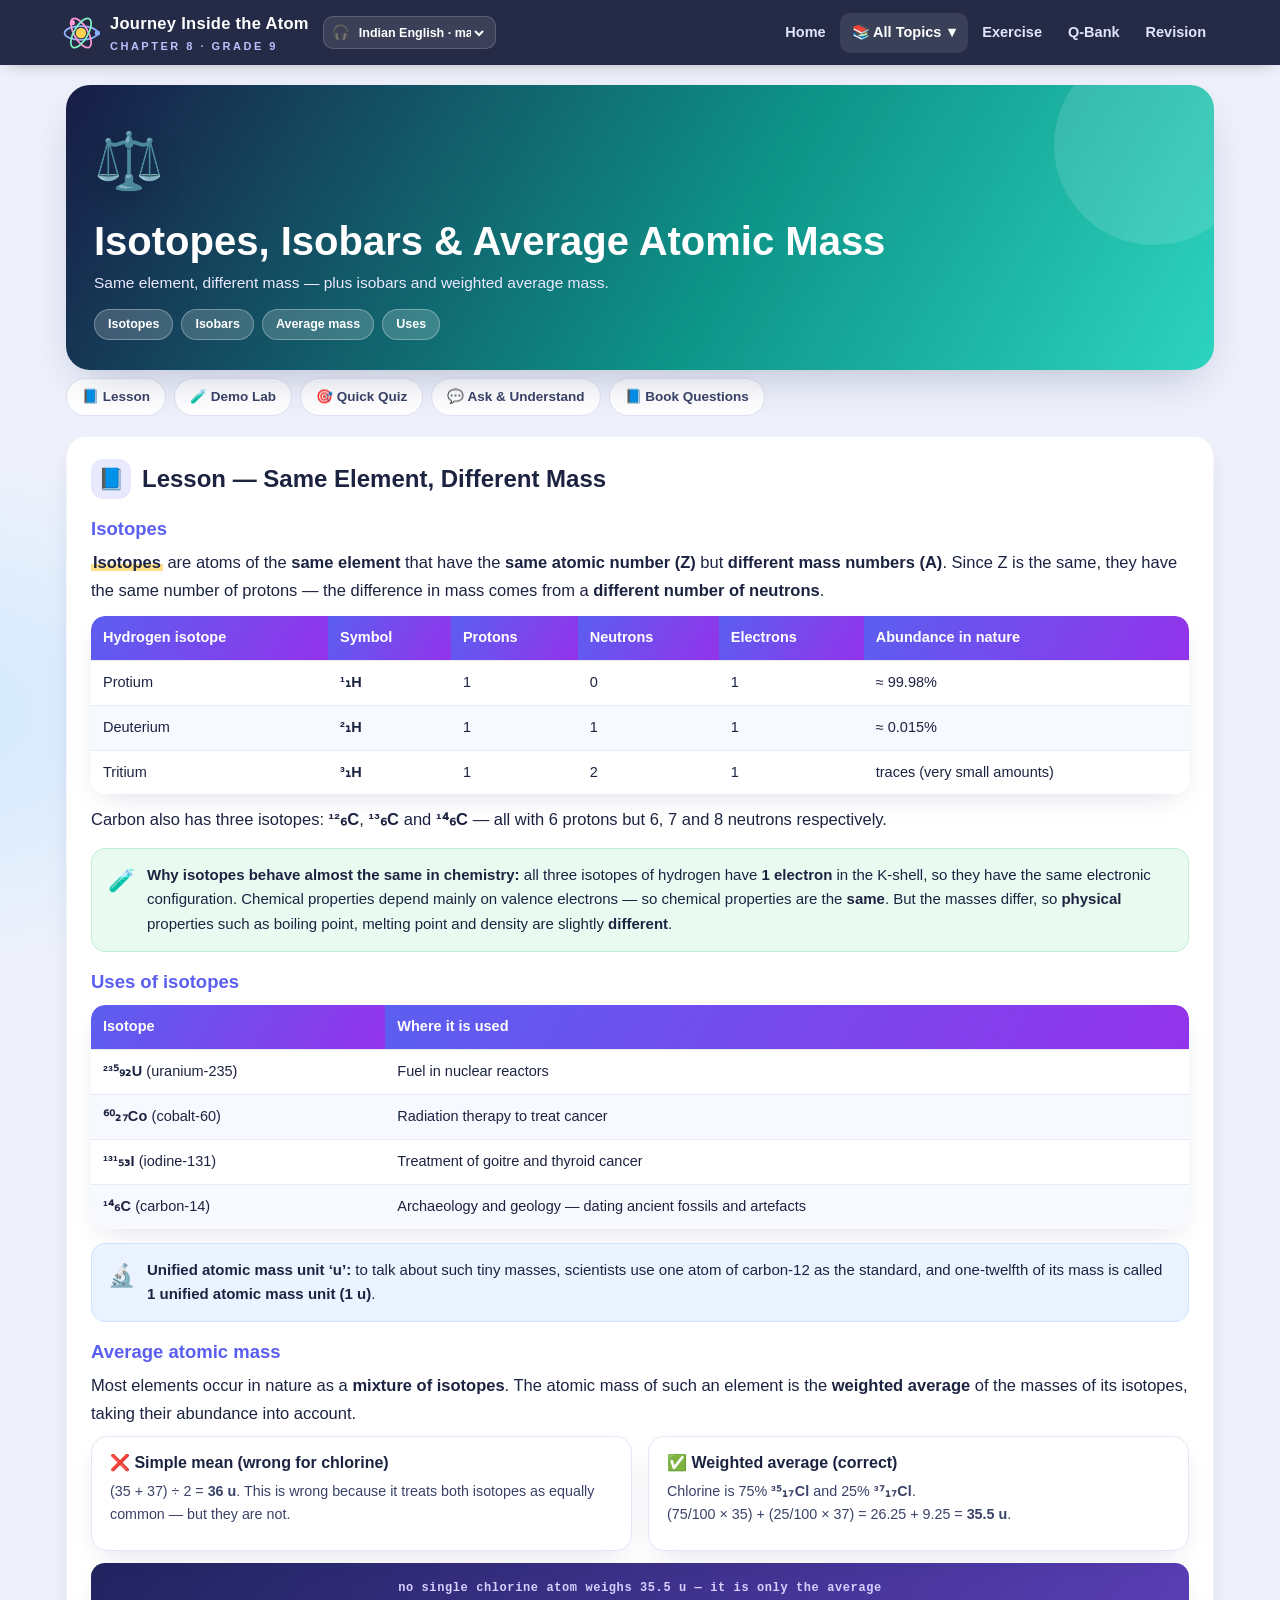
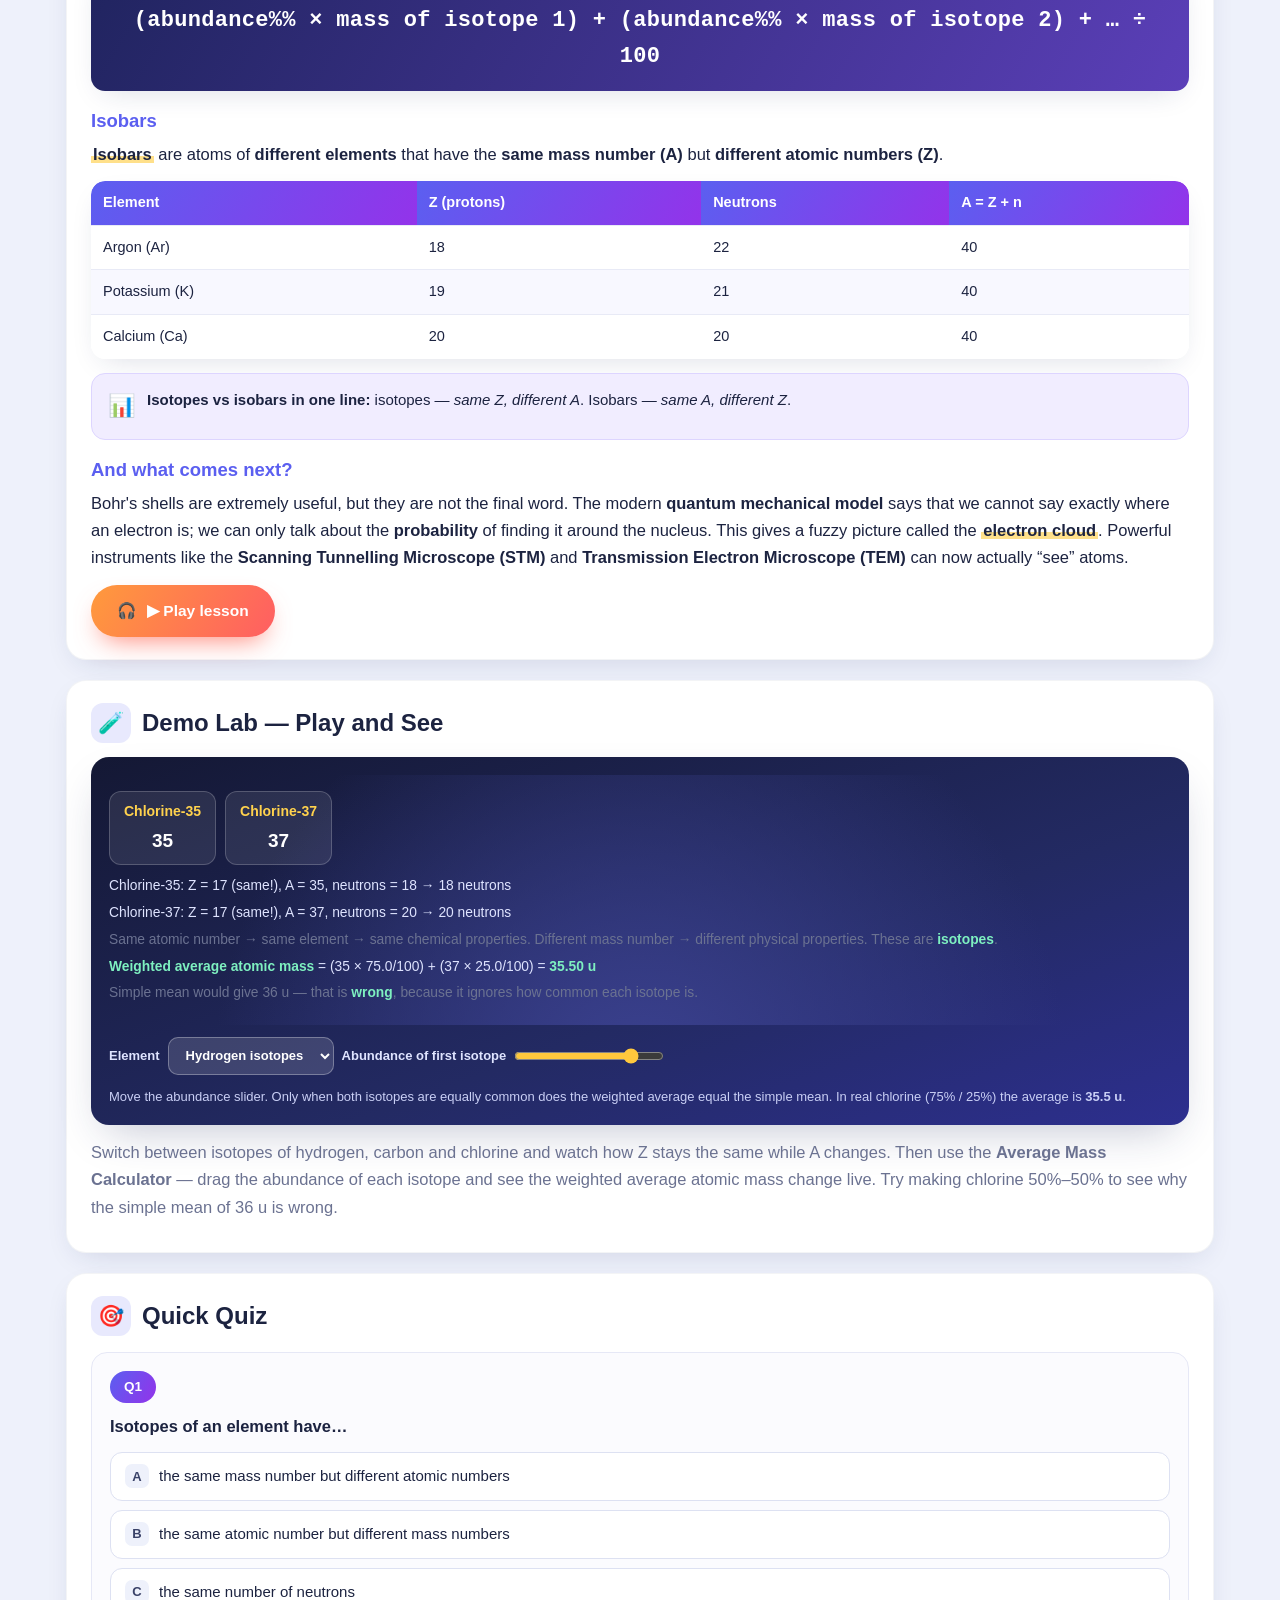
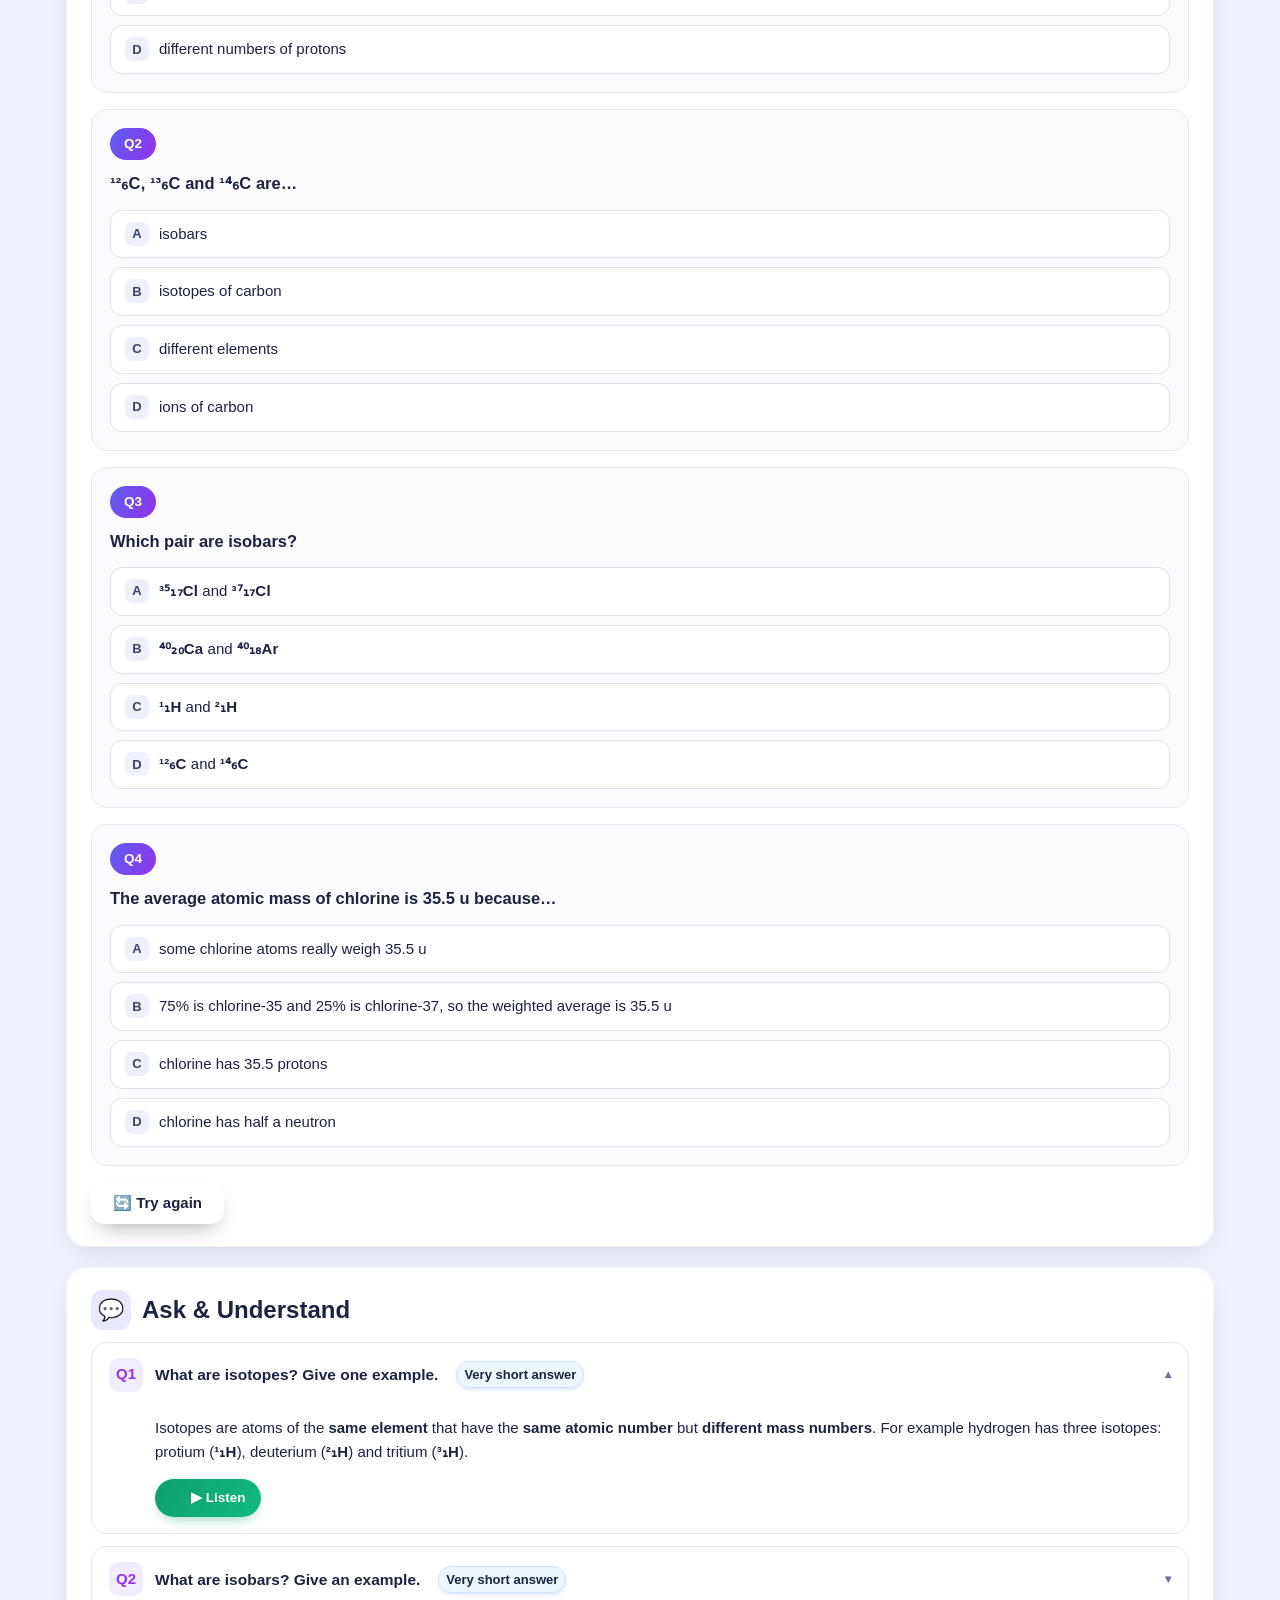
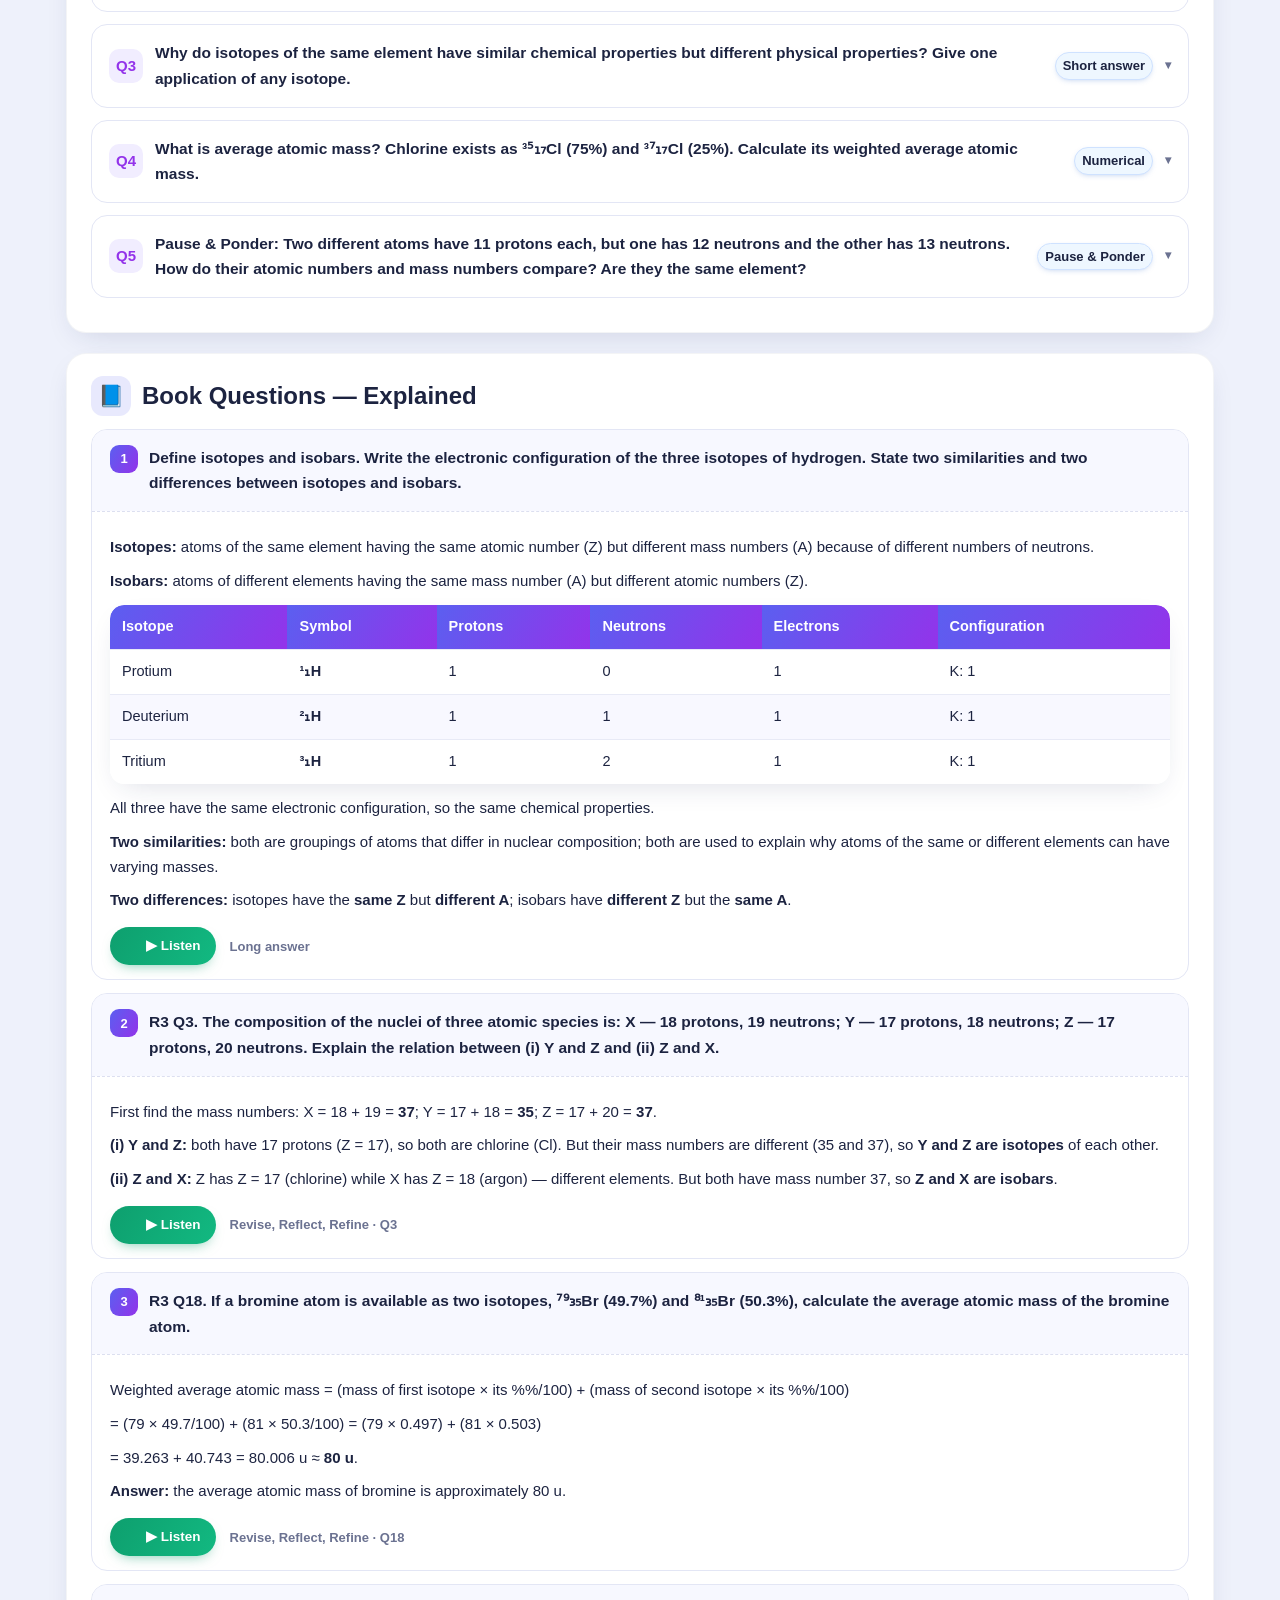
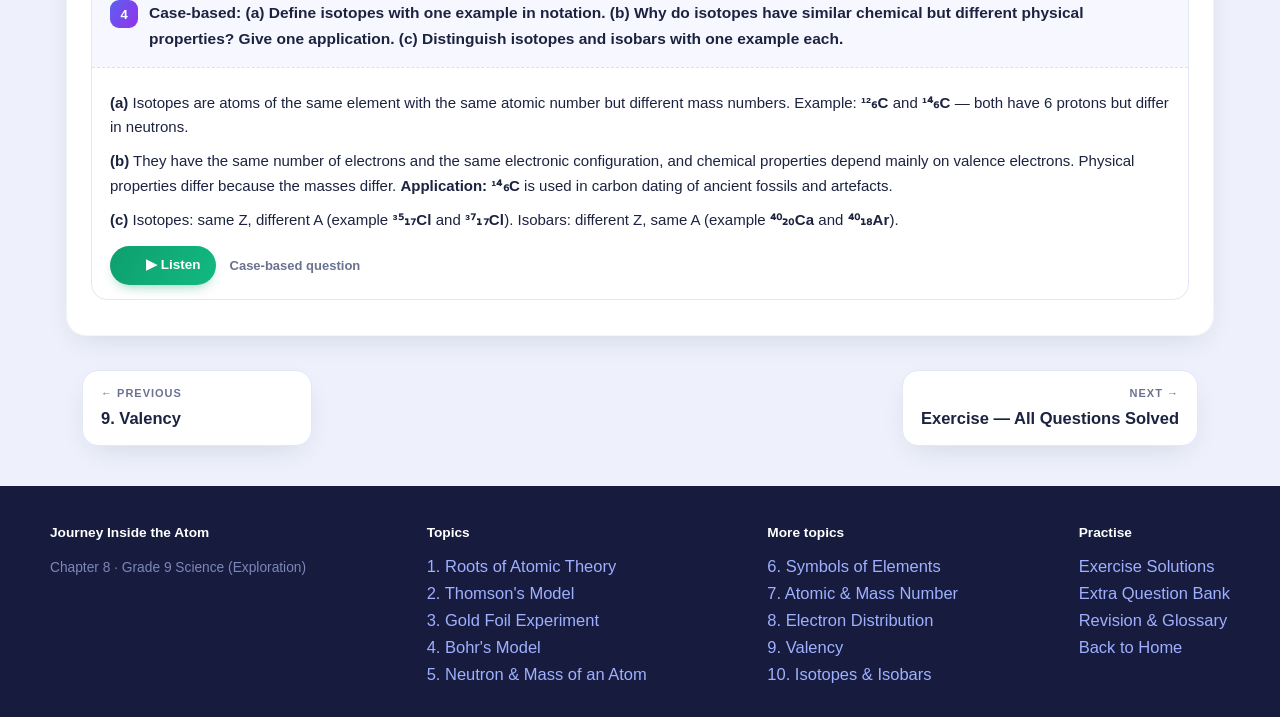
<file: topics/isotopes.html>
<!DOCTYPE html>
<html lang="en">
<head>
<meta charset="utf-8">
<meta name="viewport" content="width=device-width, initial-scale=1, viewport-fit=cover">
<meta name="theme-color" content="#20245f">
<title>Isotopes, Isobars &amp; Average Atomic Mass · Journey Inside the Atom</title>
<meta name="description" content="Chapter 8 Journey Inside the Atom — Isotopes, Isobars &amp; Average Atomic Mass">
<link rel="stylesheet" href="../assets/css/style.css">

</head>
<body>
<div class="progress" aria-hidden="true"></div>
<div class="nav">
  <div class="nav-in">
    <a class="brand" href="../index.html">
      <svg class="logo" viewBox="0 0 44 44" aria-hidden="true">
        <circle cx="22" cy="22" r="6" fill="#ffd24d"/>
        <ellipse cx="22" cy="22" rx="19" ry="8" fill="none" stroke="#8fb2ff" stroke-width="2"/>
        <ellipse cx="22" cy="22" rx="19" ry="8" fill="none" stroke="#ff9ad5" stroke-width="2" transform="rotate(60 22 22)"/>
        <ellipse cx="22" cy="22" rx="19" ry="8" fill="none" stroke="#7ef0c0" stroke-width="2" transform="rotate(120 22 22)"/>
        <circle cx="41" cy="22" r="3" fill="#8fb2ff"/><circle cx="12" cy="10" r="3" fill="#ff9ad5"/>
      </svg>
      <span>Journey Inside the Atom<small>CHAPTER 8 · GRADE 9</small></span>
    </a>
    <div class="voice-pick" title="Narration voice used for every audio clip">
      <span class="vp-ico">🎧</span>
      <select id="voiceSel" aria-label="Choose narration voice">
        <option value="en-IN-male">Indian English · male</option>
      </select>
    </div>
    <div class="nav-links">
      <a href="../index.html" class="desk">Home</a>
      <div class="drop"><button class="dd-btn" type="button" aria-expanded="false">📚 All Topics <span class="chev">▾</span></button><div class="drop-panel"><div class="grp">CHAPTER 8 · TOPICS</div><a href="../topics/roots.html" class=""><span class="dp-ico" style="background:#7c3aed1f">🏺</span><span>1. Roots of Atomic Theory</span></a><a href="../topics/thomson.html" class=""><span class="dp-ico" style="background:#2563eb1f">🔬</span><span>2. Thomson's Model</span></a><a href="../topics/goldfoil.html" class=""><span class="dp-ico" style="background:#d977061f">🥇</span><span>3. Gold Foil & Rutherford</span></a><a href="../topics/bohr.html" class=""><span class="dp-ico" style="background:#0891b21f">🛰️</span><span>4. Bohr's Model</span></a><a href="../topics/neutron.html" class=""><span class="dp-ico" style="background:#4f46e51f">⚪</span><span>5. Neutron & Mass</span></a><a href="../topics/symbols.html" class=""><span class="dp-ico" style="background:#be185d1f">🔣</span><span>6. Symbols of Elements</span></a><a href="../topics/massnumber.html" class=""><span class="dp-ico" style="background:#0478571f">🔢</span><span>7. Atomic & Mass Number</span></a><a href="../topics/configuration.html" class=""><span class="dp-ico" style="background:#9333ea1f">🌀</span><span>8. Electron Distribution</span></a><a href="../topics/valency.html" class=""><span class="dp-ico" style="background:#dc26261f">🔗</span><span>9. Valency</span></a><a href="../topics/isotopes.html" class="on"><span class="dp-ico" style="background:#0d94881f">⚖️</span><span>10. Isotopes & Isobars</span></a><div class="grp">PRACTISE</div><a href="../exercise.html"><span class="dp-ico" style="background:#fef3c7">📝</span><span>Exercise Solutions</span></a><a href="../questionbank.html"><span class="dp-ico" style="background:#dcfce7">🗃️</span><span>Extra Question Bank</span></a><a href="../revision.html"><span class="dp-ico" style="background:#e0e7ff">🧠</span><span>Revision &amp; Glossary</span></a></div></div>
      <a href="../exercise.html" class="desk">Exercise</a>
      <a href="../questionbank.html" class="desk">Q-Bank</a>
      <a href="../revision.html" class="desk">Revision</a>
      <button class="menu-btn" type="button" aria-expanded="false">☰ Menu</button>
    </div>
  </div>
</div>
<div class="wrap">
  <div class="thero" style="--acc:#0d9488;--acc2:#2dd4bf;background:linear-gradient(120deg,#181c46,#0d9488 58%,#2dd4bf)">
    <div class="big-ico">⚖️</div>
    <h1>Isotopes, Isobars & Average Atomic Mass</h1>
    <p>Same element, different mass — plus isobars and weighted average mass.</p>
    <div class="tags"><span>Isotopes</span><span>Isobars</span><span>Average mass</span><span>Uses</span></div>
  </div>
  <div class="jumplinks"><a href="#lesson">📘 Lesson</a><a href="#lab">🧪 Demo Lab</a><a href="#quiz">🎯 Quick Quiz</a><a href="#faq">💬 Ask &amp; Understand</a><a href="#bookqa">📘 Book Questions</a></div>
</div><div class="wrap "><section class="card reveal " id="lesson"><h2><span class="ico">📘</span>Lesson — Same Element, Different Mass</h2>
<h3>Isotopes</h3>
<p><span class="hl">Isotopes</span> are atoms of the <b>same element</b> that have the <b>same atomic
number (Z)</b> but <b>different mass numbers (A)</b>. Since Z is the same, they have the same number of
protons — the difference in mass comes from a <b>different number of neutrons</b>.</p>
<div class="tscroll"><table class=""><thead><tr><th>Hydrogen isotope</th><th>Symbol</th><th>Protons</th><th>Neutrons</th><th>Electrons</th><th>Abundance in nature</th></tr></thead><tbody><tr><td>Protium</td><td><span class="iso">¹₁H</span></td><td>1</td><td>0</td><td>1</td><td>≈ 99.98%</td></tr><tr><td>Deuterium</td><td><span class="iso">²₁H</span></td><td>1</td><td>1</td><td>1</td><td>≈ 0.015%</td></tr><tr><td>Tritium</td><td><span class="iso">³₁H</span></td><td>1</td><td>2</td><td>1</td><td>traces (very small amounts)</td></tr></tbody></table></div><p>Carbon also has three isotopes: <b><span class="iso">¹²₆C</span></b>, <b><span class="iso">¹³₆C</span></b> and <b><span class="iso">¹⁴₆C</span></b> — all with 6 protons
but 6, 7 and 8 neutrons respectively.</p>
<div class="note green"><span class="ni">🧪</span><div><b>Why isotopes behave almost the same in chemistry:</b> all three
isotopes of hydrogen have <b>1 electron</b> in the K-shell, so they have the same electronic
configuration. Chemical properties depend mainly on valence electrons — so chemical properties are
the <b>same</b>. But the masses differ, so <b>physical</b> properties such as boiling point, melting
point and density are slightly <b>different</b>.</div></div>
<h3>Uses of isotopes</h3>
<div class="tscroll"><table class=""><thead><tr><th>Isotope</th><th>Where it is used</th></tr></thead><tbody><tr><td><span class="iso">²³⁵₉₂U</span> (uranium-235)</td><td>Fuel in nuclear reactors</td></tr><tr><td><span class="iso">⁶⁰₂₇Co</span> (cobalt-60)</td><td>Radiation therapy to treat cancer</td></tr><tr><td><span class="iso">¹³¹₅₃I</span> (iodine-131)</td><td>Treatment of goitre and thyroid cancer</td></tr><tr><td><span class="iso">¹⁴₆C</span> (carbon-14)</td><td>Archaeology and geology — dating ancient fossils and artefacts</td></tr></tbody></table></div><div class="note blue"><span class="ni">🔬</span><div><b>Unified atomic mass unit ‘u’:</b> to talk about such tiny
masses, scientists use one atom of carbon-12 as the standard, and one-twelfth of its mass is called
<b>1 unified atomic mass unit (1 u)</b>.</div></div>
<h3>Average atomic mass</h3>
<p>Most elements occur in nature as a <b>mixture of isotopes</b>. The atomic mass of such an element is
the <b>weighted average</b> of the masses of its isotopes, taking their abundance into account.</p>
<div class="grid2">
  <div class="mini-card"><h4>❌ Simple mean (wrong for chlorine)</h4>
  <p>(35 + 37) ÷ 2 = <b>36 u</b>. This is wrong because it treats both isotopes as equally common —
  but they are not.</p></div>
  <div class="mini-card"><h4>✅ Weighted average (correct)</h4>
  <p>Chlorine is 75% <span class="iso">³⁵₁₇Cl</span> and 25% <span class="iso">³⁷₁₇Cl</span>.<br>(75/100 × 35) + (25/100 × 37) = 26.25 + 9.25 =
  <b>35.5 u</b>.</p></div>
</div><div class="formula"><small>no single chlorine atom weighs 35.5 u — it is only the average</small>(abundance%% × mass of isotope 1) + (abundance%% × mass of isotope 2) + … ÷ 100</div>
<h3>Isobars</h3>
<p><span class="hl">Isobars</span> are atoms of <b>different elements</b> that have the <b>same mass
number (A)</b> but <b>different atomic numbers (Z)</b>.</p>
<div class="tscroll"><table class=""><thead><tr><th>Element</th><th>Z (protons)</th><th>Neutrons</th><th>A = Z + n</th></tr></thead><tbody><tr><td>Argon (Ar)</td><td>18</td><td>22</td><td>40</td></tr><tr><td>Potassium (K)</td><td>19</td><td>21</td><td>40</td></tr><tr><td>Calcium (Ca)</td><td>20</td><td>20</td><td>40</td></tr></tbody></table></div><div class="note purple"><span class="ni">📊</span><div><b>Isotopes vs isobars in one line:</b> isotopes — <i>same Z,
different A</i>. Isobars — <i>same A, different Z</i>.</div></div>
<h3>And what comes next?</h3>
<p>Bohr's shells are extremely useful, but they are not the final word. The modern
<b>quantum mechanical model</b> says that we cannot say exactly where an electron is; we can only talk
about the <b>probability</b> of finding it around the nucleus. This gives a fuzzy picture called the
<span class="hl">electron cloud</span>. Powerful instruments like the <b>Scanning Tunnelling Microscope
(STM)</b> and <b>Transmission Electron Microscope (TEM)</b> can now actually “see” atoms.</p>
<div class="aud-row lesson-aud"><button class="aud-big" data-src="audio/t10_lesson.mp3" type="button" aria-label="▶ Play lesson">🎧<span class="lbl">▶ Play lesson</span></button></div></section><section class="card reveal" id="lab"><h2><span class="ico">🧪</span>Demo Lab — Play and See</h2><div class="demo" data-demo="isotopes"><div class="stage"></div><div class="lab-bar"></div><div class="cap"></div></div><p class="mut">Switch between isotopes of hydrogen, carbon and chlorine and watch how Z stays
the same while A changes. Then use the <b>Average Mass Calculator</b> — drag the abundance of each
isotope and see the weighted average atomic mass change live. Try making chlorine 50%–50% to see why
the simple mean of 36 u is wrong.</p></section><section class="card reveal " id="quiz"><h2><span class="ico">🎯</span>Quick Quiz</h2><div class="quizbox" id="quiz_iso"><div class="q-item" data-ans="1" data-done="0"><div class="q-no">Q1</div><div class="q-text">Isotopes of an element have…</div><div class="opts"><button class="opt" type="button" data-exp="Isotopes are atoms of the same element — same atomic number (same protons) — but different mass numbers because they have different numbers of neutrons."><span class="key">A</span><span>the same mass number but different atomic numbers</span></button><button class="opt" type="button" data-exp="Isotopes are atoms of the same element — same atomic number (same protons) — but different mass numbers because they have different numbers of neutrons."><span class="key">B</span><span>the same atomic number but different mass numbers</span></button><button class="opt" type="button" data-exp="Isotopes are atoms of the same element — same atomic number (same protons) — but different mass numbers because they have different numbers of neutrons."><span class="key">C</span><span>the same number of neutrons</span></button><button class="opt" type="button" data-exp="Isotopes are atoms of the same element — same atomic number (same protons) — but different mass numbers because they have different numbers of neutrons."><span class="key">D</span><span>different numbers of protons</span></button></div><div class="feedback"></div></div><div class="q-item" data-ans="1" data-done="0"><div class="q-no">Q2</div><div class="q-text"><span class="iso">¹²₆C</span>, <span class="iso">¹³₆C</span> and <span class="iso">¹⁴₆C</span> are…</div><div class="opts"><button class="opt" type="button" data-exp="All three have Z = 6 (6 protons), so they are all carbon — isotopes of carbon. They have different mass numbers because they have 6, 7 and 8 neutrons."><span class="key">A</span><span>isobars</span></button><button class="opt" type="button" data-exp="All three have Z = 6 (6 protons), so they are all carbon — isotopes of carbon. They have different mass numbers because they have 6, 7 and 8 neutrons."><span class="key">B</span><span>isotopes of carbon</span></button><button class="opt" type="button" data-exp="All three have Z = 6 (6 protons), so they are all carbon — isotopes of carbon. They have different mass numbers because they have 6, 7 and 8 neutrons."><span class="key">C</span><span>different elements</span></button><button class="opt" type="button" data-exp="All three have Z = 6 (6 protons), so they are all carbon — isotopes of carbon. They have different mass numbers because they have 6, 7 and 8 neutrons."><span class="key">D</span><span>ions of carbon</span></button></div><div class="feedback"></div></div><div class="q-item" data-ans="1" data-done="0"><div class="q-no">Q3</div><div class="q-text">Which pair are <b>isobars</b>?</div><div class="opts"><button class="opt" type="button" data-exp="Isobars have the same mass number but different atomic numbers. Calcium (Z = 20) and argon (Z = 18) both have A = 40, so they are isobars. The other pairs are isotopes."><span class="key">A</span><span><span class="iso">³⁵₁₇Cl</span> and <span class="iso">³⁷₁₇Cl</span></span></button><button class="opt" type="button" data-exp="Isobars have the same mass number but different atomic numbers. Calcium (Z = 20) and argon (Z = 18) both have A = 40, so they are isobars. The other pairs are isotopes."><span class="key">B</span><span><span class="iso">⁴⁰₂₀Ca</span> and <span class="iso">⁴⁰₁₈Ar</span></span></button><button class="opt" type="button" data-exp="Isobars have the same mass number but different atomic numbers. Calcium (Z = 20) and argon (Z = 18) both have A = 40, so they are isobars. The other pairs are isotopes."><span class="key">C</span><span><span class="iso">¹₁H</span> and <span class="iso">²₁H</span></span></button><button class="opt" type="button" data-exp="Isobars have the same mass number but different atomic numbers. Calcium (Z = 20) and argon (Z = 18) both have A = 40, so they are isobars. The other pairs are isotopes."><span class="key">D</span><span><span class="iso">¹²₆C</span> and <span class="iso">¹⁴₆C</span></span></button></div><div class="feedback"></div></div><div class="q-item" data-ans="1" data-done="0"><div class="q-no">Q4</div><div class="q-text">The average atomic mass of chlorine is 35.5 u because…</div><div class="opts"><button class="opt" type="button" data-exp="(75/100 × 35) + (25/100 × 37) = 26.25 + 9.25 = 35.5 u. No single chlorine atom has the mass 35.5 u — it is an average over a large number of atoms as found in nature."><span class="key">A</span><span>some chlorine atoms really weigh 35.5 u</span></button><button class="opt" type="button" data-exp="(75/100 × 35) + (25/100 × 37) = 26.25 + 9.25 = 35.5 u. No single chlorine atom has the mass 35.5 u — it is an average over a large number of atoms as found in nature."><span class="key">B</span><span>75% is chlorine-35 and 25% is chlorine-37, so the weighted average is 35.5 u</span></button><button class="opt" type="button" data-exp="(75/100 × 35) + (25/100 × 37) = 26.25 + 9.25 = 35.5 u. No single chlorine atom has the mass 35.5 u — it is an average over a large number of atoms as found in nature."><span class="key">C</span><span>chlorine has 35.5 protons</span></button><button class="opt" type="button" data-exp="(75/100 × 35) + (25/100 × 37) = 26.25 + 9.25 = 35.5 u. No single chlorine atom has the mass 35.5 u — it is an average over a large number of atoms as found in nature."><span class="key">D</span><span>chlorine has half a neutron</span></button></div><div class="feedback"></div></div><div class="aud-row"><button class="btn quiz-reset" type="button" data-target="quiz_iso">🔄 Try again</button></div></div></section><section class="card reveal " id="faq"><h2><span class="ico">💬</span>Ask &amp; Understand</h2><details class="faq" open><summary><span class="fq-ico">Q1</span><span>What are isotopes? Give one example.</span><span class="qchip">Very short answer</span><span class="chev">▾</span></summary><div class="fbody"><p>Isotopes are atoms of the <b>same element</b> that have the <b>same atomic number</b> but <b>different mass numbers</b>. For example hydrogen has three isotopes: protium (<span class="iso">¹₁H</span>), deuterium (<span class="iso">²₁H</span>) and tritium (<span class="iso">³₁H</span>).</p><div class="aud-row"><button class="aud-btn" data-src="audio/t10_faq1.mp3" type="button" aria-label="▶ Listen"><span class="wave"><i></i><i></i><i></i></span><span class="lbl">▶ Listen</span></button></div></div></details><details class="faq"><summary><span class="fq-ico">Q2</span><span>What are isobars? Give an example.</span><span class="qchip">Very short answer</span><span class="chev">▾</span></summary><div class="fbody"><p>Isobars are atoms of <b>different elements</b> that have the <b>same mass number</b> but <b>different atomic numbers</b>. For example calcium (Z = 20), potassium (Z = 19) and argon (Z = 18) all have a mass number of <b>40</b>.</p><div class="aud-row"><button class="aud-btn" data-src="audio/t10_faq2.mp3" type="button" aria-label="▶ Listen"><span class="wave"><i></i><i></i><i></i></span><span class="lbl">▶ Listen</span></button></div></div></details><details class="faq"><summary><span class="fq-ico">Q3</span><span>Why do isotopes of the same element have similar chemical properties but different physical properties? Give one application of any isotope.</span><span class="qchip">Short answer</span><span class="chev">▾</span></summary><div class="fbody"><p>Isotopes have the <b>same number of electrons and the same electronic configuration</b>, and chemical properties depend mainly on valence electrons — so their chemical properties are similar. Their masses differ because of different numbers of neutrons, so physical properties such as boiling point and melting point differ.</p><p><b>Application:</b> carbon-14 is used in carbon dating to find the age of ancient fossils and artefacts in archaeology and geology.</p><div class="aud-row"><button class="aud-btn" data-src="audio/t10_faq3.mp3" type="button" aria-label="▶ Listen"><span class="wave"><i></i><i></i><i></i></span><span class="lbl">▶ Listen</span></button></div></div></details><details class="faq"><summary><span class="fq-ico">Q4</span><span>What is average atomic mass? Chlorine exists as <span class="iso">³⁵₁₇Cl</span> (75%) and <span class="iso">³⁷₁₇Cl</span> (25%). Calculate its weighted average atomic mass.</span><span class="qchip">Numerical</span><span class="chev">▾</span></summary><div class="fbody"><p>The average atomic mass of a natural element is the <b>weighted average</b> of the masses of all its naturally occurring isotopes, taking their relative (percent) abundances into account. It is more accurate than a simple arithmetic mean because isotopes do not occur in equal proportions.</p><p><b>Calculation:</b> (75/100 × 35) + (25/100 × 37) = 26.25 + 9.25 = <b>35.5 u</b>.</p><div class="aud-row"><button class="aud-btn" data-src="audio/t10_faq4.mp3" type="button" aria-label="▶ Listen"><span class="wave"><i></i><i></i><i></i></span><span class="lbl">▶ Listen</span></button></div></div></details><details class="faq"><summary><span class="fq-ico">Q5</span><span><b>Pause &amp; Ponder:</b> Two different atoms have 11 protons each, but one has 12 neutrons and the other has 13 neutrons. How do their atomic numbers and mass numbers compare? Are they the same element?</span><span class="qchip">Pause &amp; Ponder</span><span class="chev">▾</span></summary><div class="fbody"><p>Both have 11 protons, so both have <b>atomic number 11</b> — they are both sodium (Na), so they are the <b>same element</b>.</p><p>Mass number of the first = 11 + 12 = <b>23</b>; of the second = 11 + 13 = <b>24</b>.</p><p>So their atomic numbers are the same but their mass numbers are different — they are <b>isotopes</b> of sodium.</p><div class="aud-row"><button class="aud-btn" data-src="audio/np_06.mp3" type="button" aria-label="▶ Listen"><span class="wave"><i></i><i></i><i></i></span><span class="lbl">▶ Listen</span></button></div></div></details></section><section class="card reveal " id="bookqa"><h2><span class="ico">📘</span>Book Questions — Explained</h2><div class="bq"><div class="bq-q"><span class="qn">1</span><span>Define isotopes and isobars. Write the electronic configuration of the three isotopes of hydrogen. State two similarities and two differences between isotopes and isobars.</span></div><div class="bq-a"><p><b>Isotopes:</b> atoms of the same element having the same atomic number (Z) but different mass numbers (A) because of different numbers of neutrons.</p><p><b>Isobars:</b> atoms of different elements having the same mass number (A) but different atomic numbers (Z).</p><div class="tscroll"><table class=""><thead><tr><th>Isotope</th><th>Symbol</th><th>Protons</th><th>Neutrons</th><th>Electrons</th><th>Configuration</th></tr></thead><tbody><tr><td>Protium</td><td><span class="iso">¹₁H</span></td><td>1</td><td>0</td><td>1</td><td>K: 1</td></tr><tr><td>Deuterium</td><td><span class="iso">²₁H</span></td><td>1</td><td>1</td><td>1</td><td>K: 1</td></tr><tr><td>Tritium</td><td><span class="iso">³₁H</span></td><td>1</td><td>2</td><td>1</td><td>K: 1</td></tr></tbody></table></div><p>All three have the same electronic configuration, so the same chemical properties.</p><p><b>Two similarities:</b> both are groupings of atoms that differ in nuclear composition; both are used to explain why atoms of the same or different elements can have varying masses.</p><p><b>Two differences:</b> isotopes have the <b>same Z</b> but <b>different A</b>; isobars have <b>different Z</b> but the <b>same A</b>.</p><div class="aud-row"><button class="aud-btn" data-src="audio/t10_bq1.mp3" type="button" aria-label="▶ Listen"><span class="wave"><i></i><i></i><i></i></span><span class="lbl">▶ Listen</span></button><span class="meta">Long answer</span></div></div></div><div class="bq"><div class="bq-q"><span class="qn">2</span><span><b>R3 Q3.</b> The composition of the nuclei of three atomic species is: X — 18 protons, 19 neutrons; Y — 17 protons, 18 neutrons; Z — 17 protons, 20 neutrons. Explain the relation between (i) Y and Z and (ii) Z and X.</span></div><div class="bq-a"><p>First find the mass numbers: X = 18 + 19 = <b>37</b>; Y = 17 + 18 = <b>35</b>; Z = 17 + 20 = <b>37</b>.</p><p><b>(i) Y and Z:</b> both have 17 protons (Z = 17), so both are chlorine (Cl). But their mass numbers are different (35 and 37), so <b>Y and Z are isotopes</b> of each other.</p><p><b>(ii) Z and X:</b> Z has Z = 17 (chlorine) while X has Z = 18 (argon) — different elements. But both have mass number 37, so <b>Z and X are isobars</b>.</p><div class="aud-row"><button class="aud-btn" data-src="audio/ex_q03.mp3" type="button" aria-label="▶ Listen"><span class="wave"><i></i><i></i><i></i></span><span class="lbl">▶ Listen</span></button><span class="meta">Revise, Reflect, Refine · Q3</span></div></div></div><div class="bq"><div class="bq-q"><span class="qn">3</span><span><b>R3 Q18.</b> If a bromine atom is available as two isotopes, <span class="iso">⁷⁹₃₅Br</span> (49.7%) and <span class="iso">⁸¹₃₅Br</span> (50.3%), calculate the average atomic mass of the bromine atom.</span></div><div class="bq-a"><p>Weighted average atomic mass = (mass of first isotope × its %%/100) + (mass of second isotope × its %%/100)</p><p>= (79 × 49.7/100) + (81 × 50.3/100) = (79 × 0.497) + (81 × 0.503)</p><p>= 39.263 + 40.743 = 80.006 u ≈ <b>80 u</b>.</p><p><b>Answer:</b> the average atomic mass of bromine is approximately 80 u.</p><div class="aud-row"><button class="aud-btn" data-src="audio/np_07.mp3" type="button" aria-label="▶ Listen"><span class="wave"><i></i><i></i><i></i></span><span class="lbl">▶ Listen</span></button><span class="meta">Revise, Reflect, Refine · Q18</span></div></div></div><div class="bq"><div class="bq-q"><span class="qn">4</span><span><b>Case-based:</b> (a) Define isotopes with one example in notation. (b) Why do isotopes have similar chemical but different physical properties? Give one application. (c) Distinguish isotopes and isobars with one example each.</span></div><div class="bq-a"><p><b>(a)</b> Isotopes are atoms of the same element with the same atomic number but different mass numbers. Example: <span class="iso">¹²₆C</span> and <span class="iso">¹⁴₆C</span> — both have 6 protons but differ in neutrons.</p><p><b>(b)</b> They have the same number of electrons and the same electronic configuration, and chemical properties depend mainly on valence electrons. Physical properties differ because the masses differ. <b>Application:</b> <span class="iso">¹⁴₆C</span> is used in carbon dating of ancient fossils and artefacts.</p><p><b>(c)</b> Isotopes: same Z, different A (example <span class="iso">³⁵₁₇Cl</span> and <span class="iso">³⁷₁₇Cl</span>). Isobars: different Z, same A (example <span class="iso">⁴⁰₂₀Ca</span> and <span class="iso">⁴⁰₁₈Ar</span>).</p><div class="aud-row"><button class="aud-btn" data-src="audio/t10_bq4.mp3" type="button" aria-label="▶ Listen"><span class="wave"><i></i><i></i><i></i></span><span class="lbl">▶ Listen</span></button><span class="meta">Case-based question</span></div></div></div></section><div class="wrap"><div class="pn"><a class="prev" href="valency.html"><small>← PREVIOUS</small><b>9. Valency</b></a><div class="next-wrap" style="margin-left:auto"><a class="next" href="../exercise.html"><small>NEXT →</small><b>Exercise — All Questions Solved</b></a></div></div></div></div>
<footer>
  <div class="foot-in">
    <div>
      <h5>Journey Inside the Atom</h5>
      <small>Chapter 8 · Grade 9 Science (Exploration)</small>
    </div>
    <div>
      <h5>Topics</h5>
      <a href="../topics/roots.html">1. Roots of Atomic Theory</a><br>
      <a href="../topics/thomson.html">2. Thomson's Model</a><br>
      <a href="../topics/goldfoil.html">3. Gold Foil Experiment</a><br>
      <a href="../topics/bohr.html">4. Bohr's Model</a><br>
      <a href="../topics/neutron.html">5. Neutron &amp; Mass of an Atom</a>
    </div>
    <div>
      <h5>More topics</h5>
      <a href="../topics/symbols.html">6. Symbols of Elements</a><br>
      <a href="../topics/massnumber.html">7. Atomic &amp; Mass Number</a><br>
      <a href="../topics/configuration.html">8. Electron Distribution</a><br>
      <a href="../topics/valency.html">9. Valency</a><br>
      <a href="../topics/isotopes.html">10. Isotopes &amp; Isobars</a>
    </div>
    <div>
      <h5>Practise</h5>
      <a href="../exercise.html">Exercise Solutions</a><br>
      <a href="../questionbank.html">Extra Question Bank</a><br>
      <a href="../revision.html">Revision &amp; Glossary</a><br>
      <a href="../index.html">Back to Home</a>
    </div>
  </div>
</footer>
<button class="back-top" type="button" aria-label="Back to top">↑</button>
<script src="../assets/js/main.js"></script>
<script src="../assets/js/demos.js"></script>
</body>
</html>
</file>
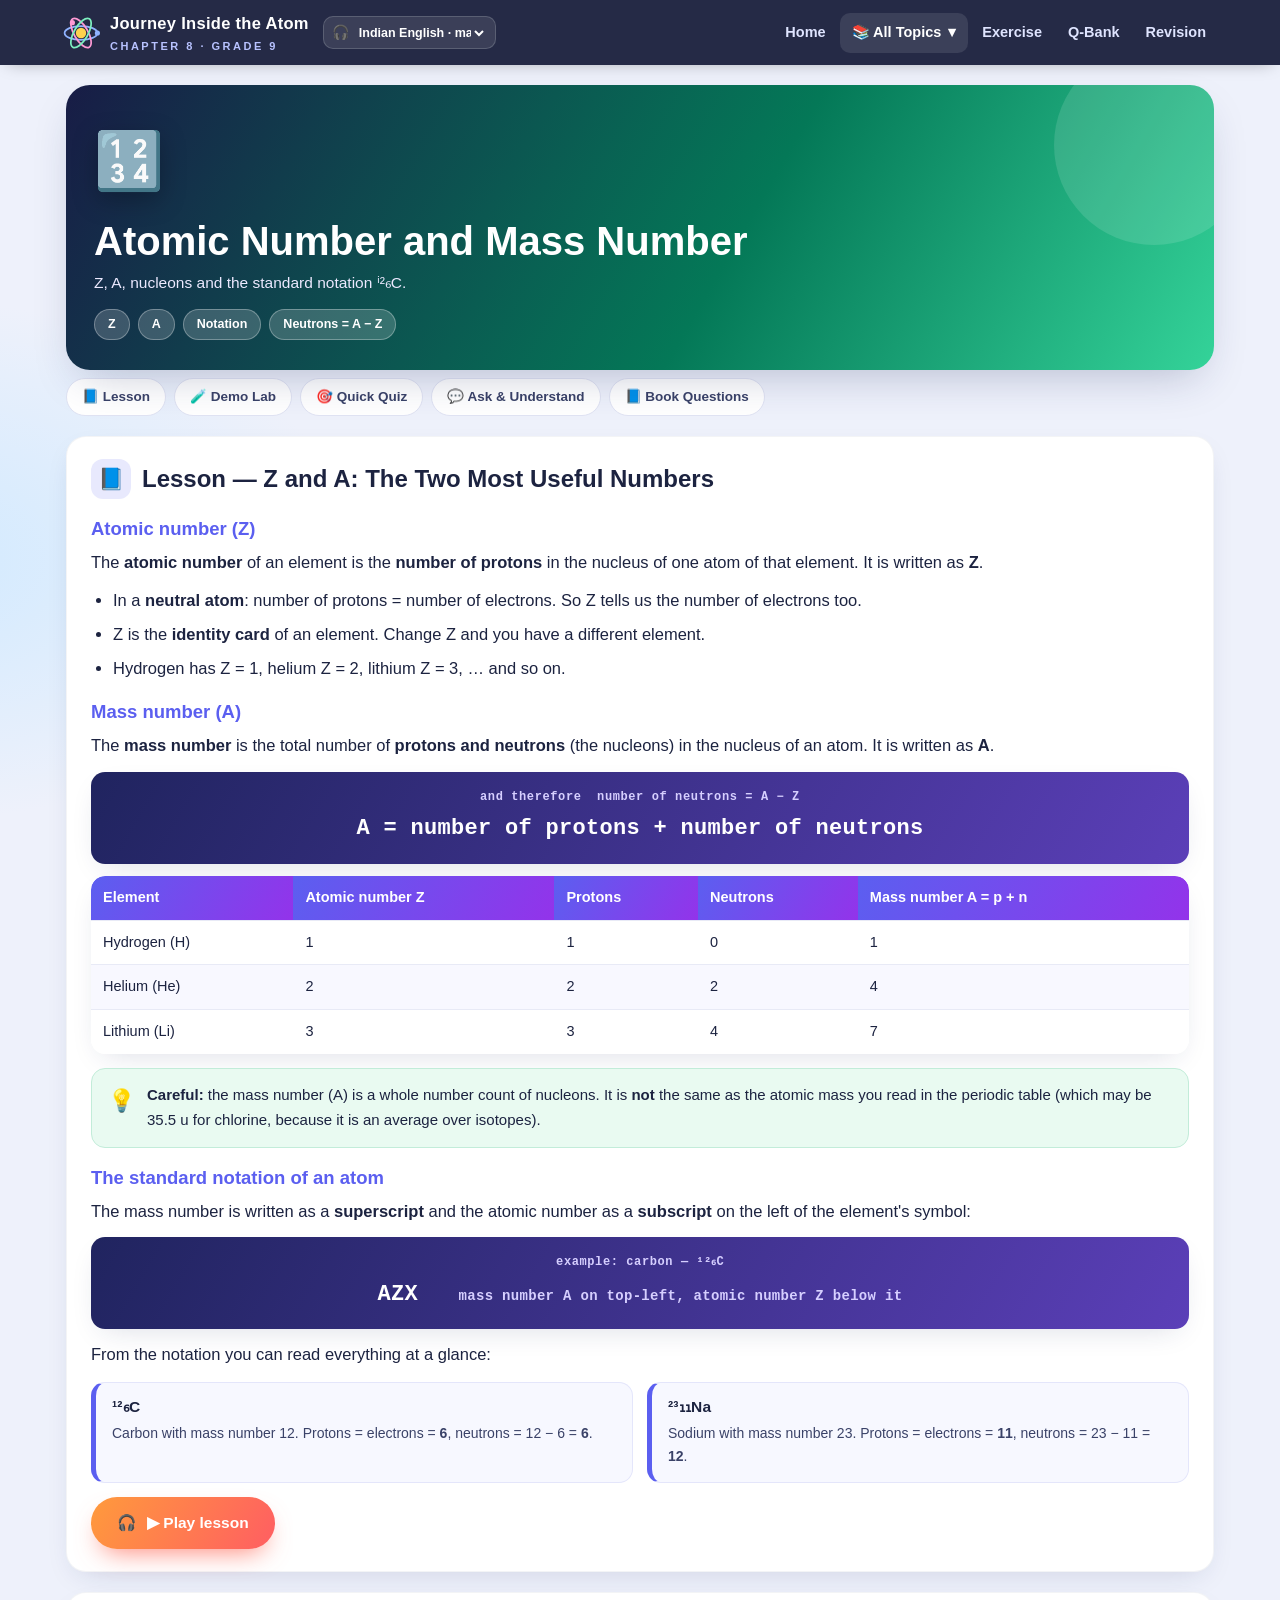
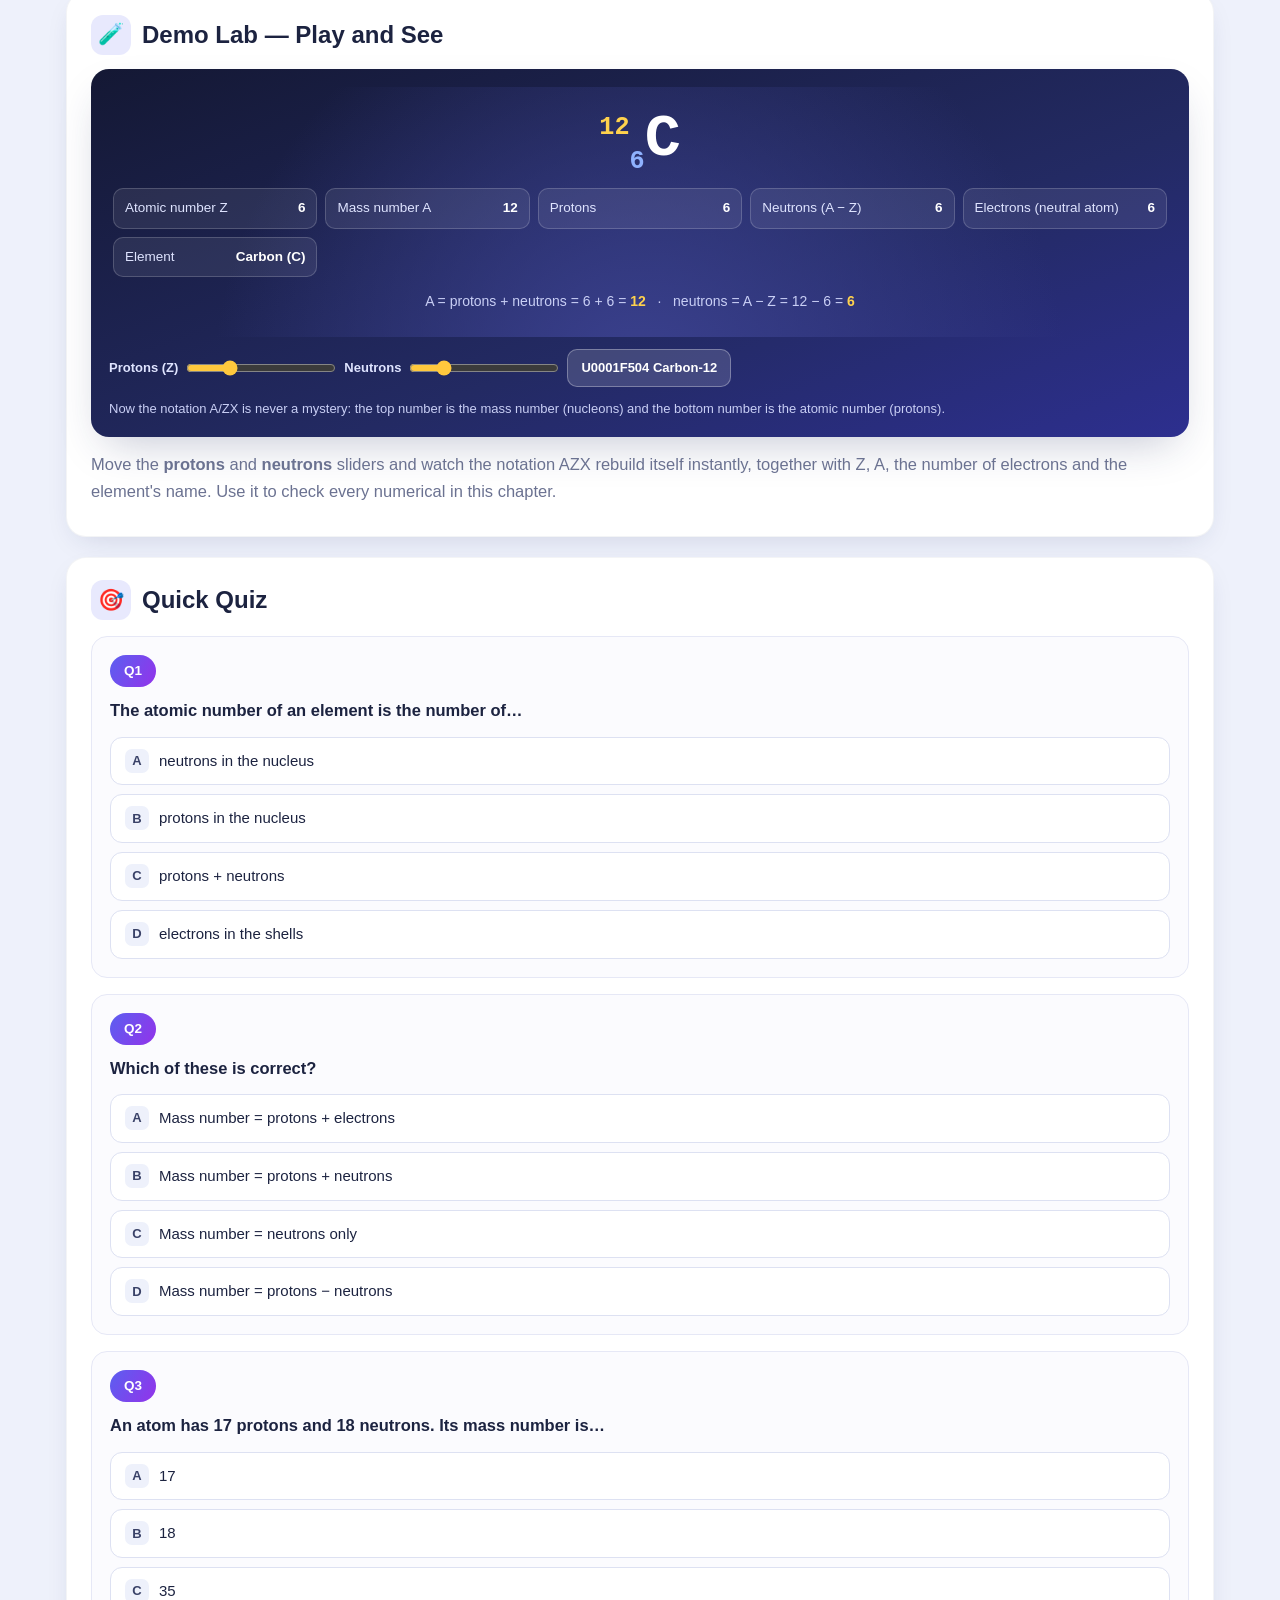
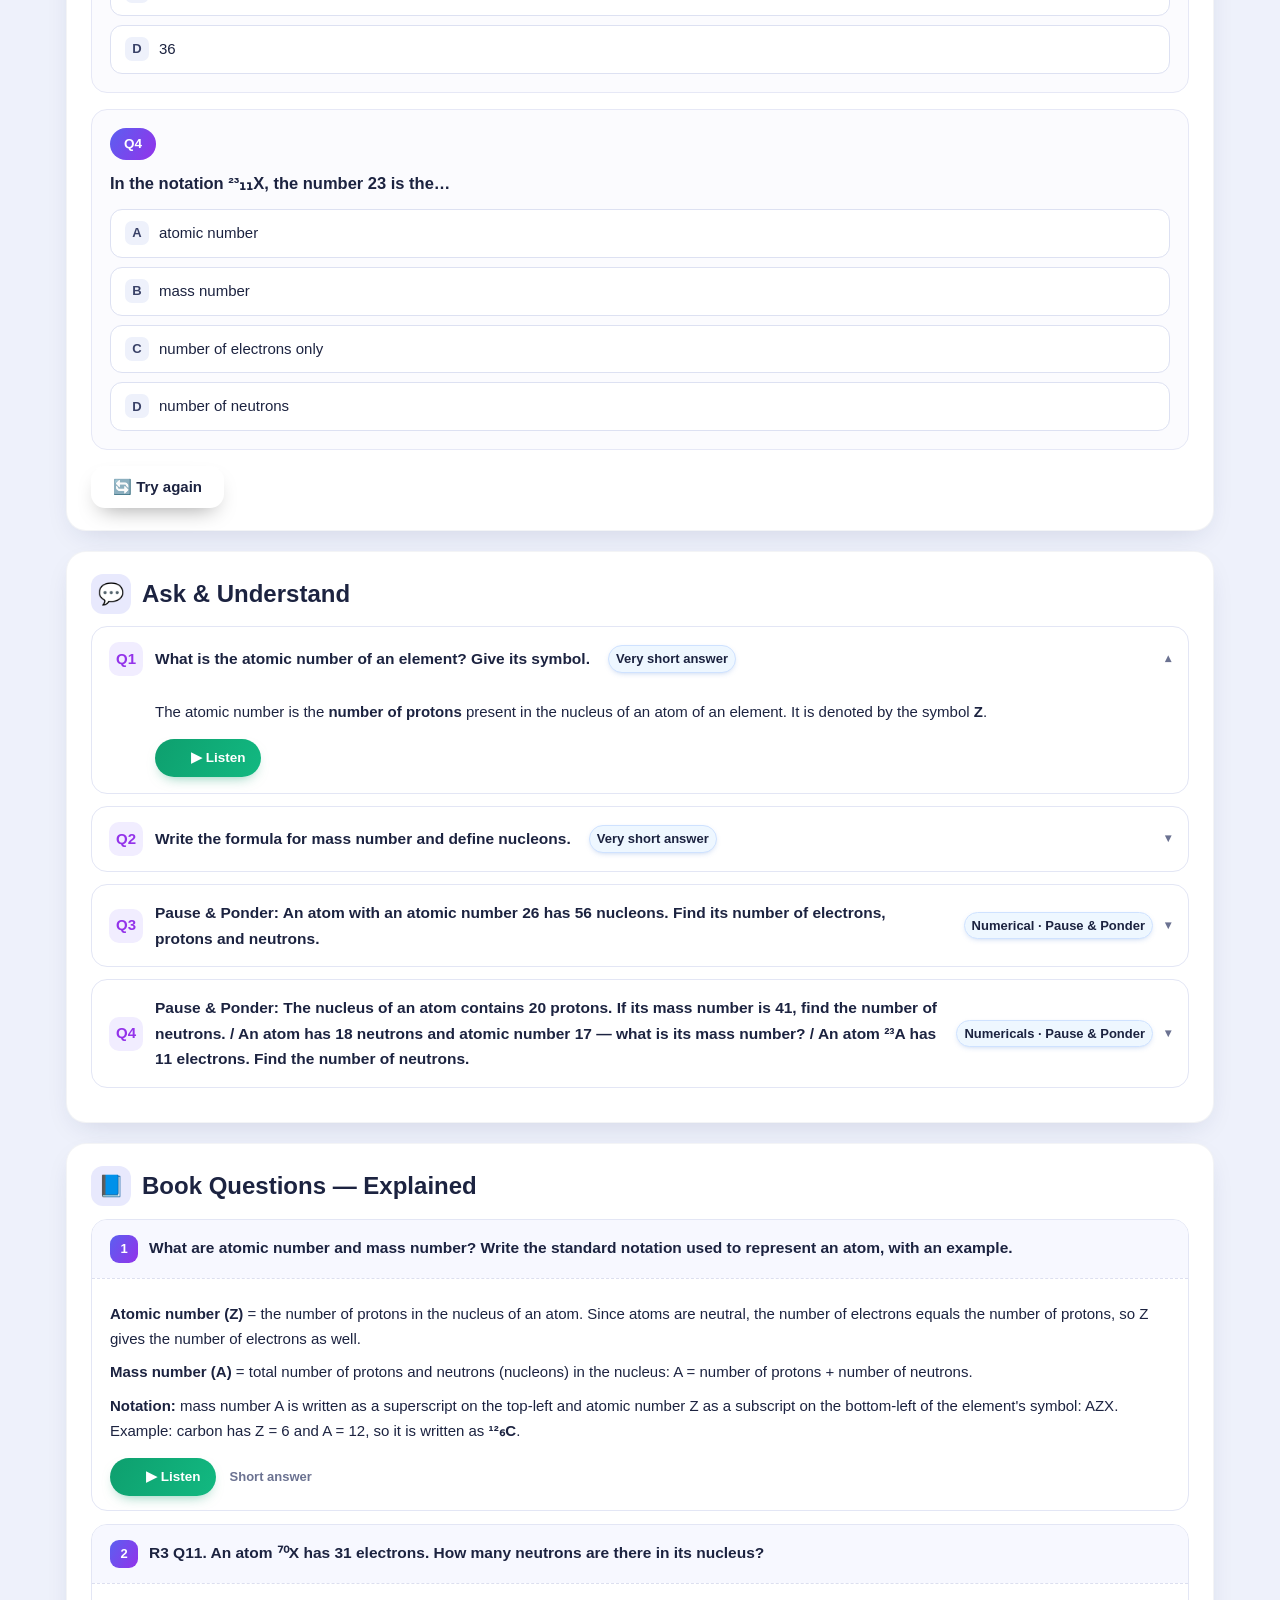
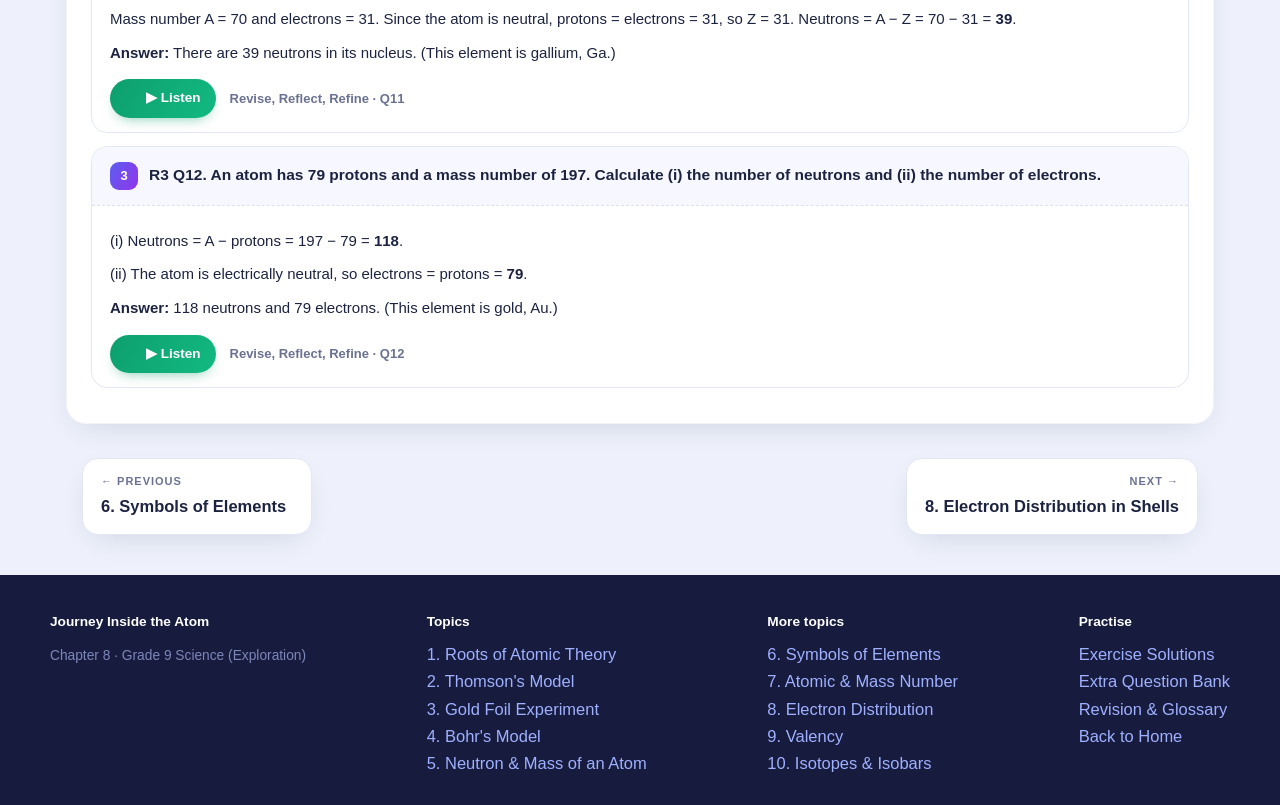
<file: topics/massnumber.html>
<!DOCTYPE html>
<html lang="en">
<head>
<meta charset="utf-8">
<meta name="viewport" content="width=device-width, initial-scale=1, viewport-fit=cover">
<meta name="theme-color" content="#20245f">
<title>Atomic Number and Mass Number · Journey Inside the Atom</title>
<meta name="description" content="Chapter 8 Journey Inside the Atom — Atomic Number and Mass Number">
<link rel="stylesheet" href="../assets/css/style.css">

</head>
<body>
<div class="progress" aria-hidden="true"></div>
<div class="nav">
  <div class="nav-in">
    <a class="brand" href="../index.html">
      <svg class="logo" viewBox="0 0 44 44" aria-hidden="true">
        <circle cx="22" cy="22" r="6" fill="#ffd24d"/>
        <ellipse cx="22" cy="22" rx="19" ry="8" fill="none" stroke="#8fb2ff" stroke-width="2"/>
        <ellipse cx="22" cy="22" rx="19" ry="8" fill="none" stroke="#ff9ad5" stroke-width="2" transform="rotate(60 22 22)"/>
        <ellipse cx="22" cy="22" rx="19" ry="8" fill="none" stroke="#7ef0c0" stroke-width="2" transform="rotate(120 22 22)"/>
        <circle cx="41" cy="22" r="3" fill="#8fb2ff"/><circle cx="12" cy="10" r="3" fill="#ff9ad5"/>
      </svg>
      <span>Journey Inside the Atom<small>CHAPTER 8 · GRADE 9</small></span>
    </a>
    <div class="voice-pick" title="Narration voice used for every audio clip">
      <span class="vp-ico">🎧</span>
      <select id="voiceSel" aria-label="Choose narration voice">
        <option value="en-IN-male">Indian English · male</option>
      </select>
    </div>
    <div class="nav-links">
      <a href="../index.html" class="desk">Home</a>
      <div class="drop"><button class="dd-btn" type="button" aria-expanded="false">📚 All Topics <span class="chev">▾</span></button><div class="drop-panel"><div class="grp">CHAPTER 8 · TOPICS</div><a href="../topics/roots.html" class=""><span class="dp-ico" style="background:#7c3aed1f">🏺</span><span>1. Roots of Atomic Theory</span></a><a href="../topics/thomson.html" class=""><span class="dp-ico" style="background:#2563eb1f">🔬</span><span>2. Thomson's Model</span></a><a href="../topics/goldfoil.html" class=""><span class="dp-ico" style="background:#d977061f">🥇</span><span>3. Gold Foil & Rutherford</span></a><a href="../topics/bohr.html" class=""><span class="dp-ico" style="background:#0891b21f">🛰️</span><span>4. Bohr's Model</span></a><a href="../topics/neutron.html" class=""><span class="dp-ico" style="background:#4f46e51f">⚪</span><span>5. Neutron & Mass</span></a><a href="../topics/symbols.html" class=""><span class="dp-ico" style="background:#be185d1f">🔣</span><span>6. Symbols of Elements</span></a><a href="../topics/massnumber.html" class="on"><span class="dp-ico" style="background:#0478571f">🔢</span><span>7. Atomic & Mass Number</span></a><a href="../topics/configuration.html" class=""><span class="dp-ico" style="background:#9333ea1f">🌀</span><span>8. Electron Distribution</span></a><a href="../topics/valency.html" class=""><span class="dp-ico" style="background:#dc26261f">🔗</span><span>9. Valency</span></a><a href="../topics/isotopes.html" class=""><span class="dp-ico" style="background:#0d94881f">⚖️</span><span>10. Isotopes & Isobars</span></a><div class="grp">PRACTISE</div><a href="../exercise.html"><span class="dp-ico" style="background:#fef3c7">📝</span><span>Exercise Solutions</span></a><a href="../questionbank.html"><span class="dp-ico" style="background:#dcfce7">🗃️</span><span>Extra Question Bank</span></a><a href="../revision.html"><span class="dp-ico" style="background:#e0e7ff">🧠</span><span>Revision &amp; Glossary</span></a></div></div>
      <a href="../exercise.html" class="desk">Exercise</a>
      <a href="../questionbank.html" class="desk">Q-Bank</a>
      <a href="../revision.html" class="desk">Revision</a>
      <button class="menu-btn" type="button" aria-expanded="false">☰ Menu</button>
    </div>
  </div>
</div>
<div class="wrap">
  <div class="thero" style="--acc:#047857;--acc2:#34d399;background:linear-gradient(120deg,#181c46,#047857 58%,#34d399)">
    <div class="big-ico">🔢</div>
    <h1>Atomic Number and Mass Number</h1>
    <p>Z, A, nucleons and the standard notation ⁱ²₆C.</p>
    <div class="tags"><span>Z</span><span>A</span><span>Notation</span><span>Neutrons = A − Z</span></div>
  </div>
  <div class="jumplinks"><a href="#lesson">📘 Lesson</a><a href="#lab">🧪 Demo Lab</a><a href="#quiz">🎯 Quick Quiz</a><a href="#faq">💬 Ask &amp; Understand</a><a href="#bookqa">📘 Book Questions</a></div>
</div><div class="wrap "><section class="card reveal " id="lesson"><h2><span class="ico">📘</span>Lesson — Z and A: The Two Most Useful Numbers</h2>
<h3>Atomic number (Z)</h3>
<p>The <b>atomic number</b> of an element is the <b>number of protons</b> in the nucleus of one atom of
that element. It is written as <b>Z</b>.</p>
<ul>
  <li>In a <b>neutral atom</b>: number of protons = number of electrons. So Z tells us the number of
  electrons too.</li>
  <li>Z is the <b>identity card</b> of an element. Change Z and you have a different element.</li>
  <li>Hydrogen has Z = 1, helium Z = 2, lithium Z = 3, … and so on.</li>
</ul>

<h3>Mass number (A)</h3>
<p>The <b>mass number</b> is the total number of <b>protons and neutrons</b> (the nucleons) in the
nucleus of an atom. It is written as <b>A</b>.</p>
<div class="formula"><small>and therefore&nbsp; number of neutrons = A − Z</small>A = number of protons + number of neutrons</div><div class="tscroll"><table class=""><thead><tr><th>Element</th><th>Atomic number Z</th><th>Protons</th><th>Neutrons</th><th>Mass number A = p + n</th></tr></thead><tbody><tr><td>Hydrogen (H)</td><td>1</td><td>1</td><td>0</td><td>1</td></tr><tr><td>Helium (He)</td><td>2</td><td>2</td><td>2</td><td>4</td></tr><tr><td>Lithium (Li)</td><td>3</td><td>3</td><td>4</td><td>7</td></tr></tbody></table></div><div class="note green"><span class="ni">💡</span><div><b>Careful:</b> the mass number (A) is a whole number count of
nucleons. It is <b>not</b> the same as the atomic mass you read in the periodic table (which may be
35.5 u for chlorine, because it is an average over isotopes).</div></div>
<h3>The standard notation of an atom</h3>
<p>The mass number is written as a <b>superscript</b> and the atomic number as a <b>subscript</b> on
the left of the element's symbol:</p>
<div class="formula"><small>example: carbon — <span class="iso">¹²₆C</span></small>AZX &nbsp;&nbsp;<span style="font-size:14px;color:#d6cfff">mass number A on top-left, atomic number Z below it</span></div>
<p>From the notation you can read everything at a glance:</p>
<div class="learn">
  <div class="lc"><h4><span class="iso">¹²₆C</span></h4><p>Carbon with mass number 12. Protons = electrons = <b>6</b>,
  neutrons = 12 − 6 = <b>6</b>.</p></div>
  <div class="lc"><h4><span class="iso">²³₁₁Na</span></h4><p>Sodium with mass number 23. Protons = electrons = <b>11</b>,
  neutrons = 23 − 11 = <b>12</b>.</p></div>
</div><div class="aud-row lesson-aud"><button class="aud-big" data-src="audio/t7_lesson.mp3" type="button" aria-label="▶ Play lesson">🎧<span class="lbl">▶ Play lesson</span></button></div></section><section class="card reveal" id="lab"><h2><span class="ico">🧪</span>Demo Lab — Play and See</h2><div class="demo" data-demo="massnumber"><div class="stage"></div><div class="lab-bar"></div><div class="cap"></div></div><p class="mut">Move the <b>protons</b> and <b>neutrons</b> sliders and watch the notation
AZX rebuild itself instantly, together with Z, A, the number of electrons and the element's name. Use it
to check every numerical in this chapter.</p></section><section class="card reveal " id="quiz"><h2><span class="ico">🎯</span>Quick Quiz</h2><div class="quizbox" id="quiz_massnum"><div class="q-item" data-ans="1" data-done="0"><div class="q-no">Q1</div><div class="q-text">The atomic number of an element is the number of…</div><div class="opts"><button class="opt" type="button" data-exp="Atomic number Z = number of protons in the nucleus. In a neutral atom it also equals the number of electrons."><span class="key">A</span><span>neutrons in the nucleus</span></button><button class="opt" type="button" data-exp="Atomic number Z = number of protons in the nucleus. In a neutral atom it also equals the number of electrons."><span class="key">B</span><span>protons in the nucleus</span></button><button class="opt" type="button" data-exp="Atomic number Z = number of protons in the nucleus. In a neutral atom it also equals the number of electrons."><span class="key">C</span><span>protons + neutrons</span></button><button class="opt" type="button" data-exp="Atomic number Z = number of protons in the nucleus. In a neutral atom it also equals the number of electrons."><span class="key">D</span><span>electrons in the shells</span></button></div><div class="feedback"></div></div><div class="q-item" data-ans="1" data-done="0"><div class="q-no">Q2</div><div class="q-text">Which of these is <b>correct</b>?</div><div class="opts"><button class="opt" type="button" data-exp="Mass number A counts all the nucleons — protons plus neutrons. Electrons are far too light to matter here."><span class="key">A</span><span>Mass number = protons + electrons</span></button><button class="opt" type="button" data-exp="Mass number A counts all the nucleons — protons plus neutrons. Electrons are far too light to matter here."><span class="key">B</span><span>Mass number = protons + neutrons</span></button><button class="opt" type="button" data-exp="Mass number A counts all the nucleons — protons plus neutrons. Electrons are far too light to matter here."><span class="key">C</span><span>Mass number = neutrons only</span></button><button class="opt" type="button" data-exp="Mass number A counts all the nucleons — protons plus neutrons. Electrons are far too light to matter here."><span class="key">D</span><span>Mass number = protons − neutrons</span></button></div><div class="feedback"></div></div><div class="q-item" data-ans="2" data-done="0"><div class="q-no">Q3</div><div class="q-text">An atom has 17 protons and 18 neutrons. Its mass number is…</div><div class="opts"><button class="opt" type="button" data-exp="A = protons + neutrons = 17 + 18 = &lt;b&gt;35&lt;/b&gt;. This is a chlorine atom (Z = 17)."><span class="key">A</span><span>17</span></button><button class="opt" type="button" data-exp="A = protons + neutrons = 17 + 18 = &lt;b&gt;35&lt;/b&gt;. This is a chlorine atom (Z = 17)."><span class="key">B</span><span>18</span></button><button class="opt" type="button" data-exp="A = protons + neutrons = 17 + 18 = &lt;b&gt;35&lt;/b&gt;. This is a chlorine atom (Z = 17)."><span class="key">C</span><span>35</span></button><button class="opt" type="button" data-exp="A = protons + neutrons = 17 + 18 = &lt;b&gt;35&lt;/b&gt;. This is a chlorine atom (Z = 17)."><span class="key">D</span><span>36</span></button></div><div class="feedback"></div></div><div class="q-item" data-ans="1" data-done="0"><div class="q-no">Q4</div><div class="q-text">In the notation ²³₁₁X, the number 23 is the…</div><div class="opts"><button class="opt" type="button" data-exp="The superscript is always the mass number (protons + neutrons = 23 here) and the subscript is the atomic number (11 protons, so 12 neutrons)."><span class="key">A</span><span>atomic number</span></button><button class="opt" type="button" data-exp="The superscript is always the mass number (protons + neutrons = 23 here) and the subscript is the atomic number (11 protons, so 12 neutrons)."><span class="key">B</span><span>mass number</span></button><button class="opt" type="button" data-exp="The superscript is always the mass number (protons + neutrons = 23 here) and the subscript is the atomic number (11 protons, so 12 neutrons)."><span class="key">C</span><span>number of electrons only</span></button><button class="opt" type="button" data-exp="The superscript is always the mass number (protons + neutrons = 23 here) and the subscript is the atomic number (11 protons, so 12 neutrons)."><span class="key">D</span><span>number of neutrons</span></button></div><div class="feedback"></div></div><div class="aud-row"><button class="btn quiz-reset" type="button" data-target="quiz_massnum">🔄 Try again</button></div></div></section><section class="card reveal " id="faq"><h2><span class="ico">💬</span>Ask &amp; Understand</h2><details class="faq" open><summary><span class="fq-ico">Q1</span><span>What is the atomic number of an element? Give its symbol.</span><span class="qchip">Very short answer</span><span class="chev">▾</span></summary><div class="fbody"><p>The atomic number is the <b>number of protons</b> present in the nucleus of an atom of an element. It is denoted by the symbol <b>Z</b>.</p><div class="aud-row"><button class="aud-btn" data-src="audio/t7_faq1.mp3" type="button" aria-label="▶ Listen"><span class="wave"><i></i><i></i><i></i></span><span class="lbl">▶ Listen</span></button></div></div></details><details class="faq"><summary><span class="fq-ico">Q2</span><span>Write the formula for mass number and define nucleons.</span><span class="qchip">Very short answer</span><span class="chev">▾</span></summary><div class="fbody"><p><b>Mass number (A) = number of protons + number of neutrons.</b> The protons and neutrons present in the nucleus are collectively called <b>nucleons</b>.</p><div class="aud-row"><button class="aud-btn" data-src="audio/t7_faq2.mp3" type="button" aria-label="▶ Listen"><span class="wave"><i></i><i></i><i></i></span><span class="lbl">▶ Listen</span></button></div></div></details><details class="faq"><summary><span class="fq-ico">Q3</span><span><b>Pause &amp; Ponder:</b> An atom with an atomic number 26 has 56 nucleons. Find its number of electrons, protons and neutrons.</span><span class="qchip">Numerical · Pause &amp; Ponder</span><span class="chev">▾</span></summary><div class="fbody"><p>Z = 26 → protons = <b>26</b>. The atom is neutral, so electrons = protons = <b>26</b>. Nucleons = mass number = 56. Neutrons = A − Z = 56 − 26 = <b>30</b>.</p><p><b>Answer:</b> protons 26, electrons 26, neutrons 30. (This element is iron, Fe.)</p><div class="aud-row"><button class="aud-btn" data-src="audio/np_01.mp3" type="button" aria-label="▶ Listen"><span class="wave"><i></i><i></i><i></i></span><span class="lbl">▶ Listen</span></button></div></div></details><details class="faq"><summary><span class="fq-ico">Q4</span><span><b>Pause &amp; Ponder:</b> The nucleus of an atom contains 20 protons. If its mass number is 41, find the number of neutrons. / An atom has 18 neutrons and atomic number 17 — what is its mass number? / An atom ²³A has 11 electrons. Find the number of neutrons.</span><span class="qchip">Numericals · Pause &amp; Ponder</span><span class="chev">▾</span></summary><div class="fbody"><p><b>(a)</b> Neutrons = A − protons = 41 − 20 = <b>21</b>.</p><p><b>(b)</b> A = protons + neutrons = 17 + 18 = <b>35</b>. (It is chlorine.)</p><p><b>(c)</b> A = 23 and electrons = 11, so protons = 11. Neutrons = 23 − 11 = <b>12</b>. (It is sodium, Na.)</p><div class="aud-row"><button class="aud-btn" data-src="audio/t7_faq4.mp3" type="button" aria-label="▶ Listen"><span class="wave"><i></i><i></i><i></i></span><span class="lbl">▶ Listen</span></button></div></div></details></section><section class="card reveal " id="bookqa"><h2><span class="ico">📘</span>Book Questions — Explained</h2><div class="bq"><div class="bq-q"><span class="qn">1</span><span>What are atomic number and mass number? Write the standard notation used to represent an atom, with an example.</span></div><div class="bq-a"><p><b>Atomic number (Z)</b> = the number of protons in the nucleus of an atom. Since atoms are neutral, the number of electrons equals the number of protons, so Z gives the number of electrons as well.</p><p><b>Mass number (A)</b> = total number of protons and neutrons (nucleons) in the nucleus: A = number of protons + number of neutrons.</p><p><b>Notation:</b> mass number A is written as a superscript on the top-left and atomic number Z as a subscript on the bottom-left of the element's symbol: AZX. Example: carbon has Z = 6 and A = 12, so it is written as <span class="iso">¹²₆C</span>.</p><div class="aud-row"><button class="aud-btn" data-src="audio/t7_bq1.mp3" type="button" aria-label="▶ Listen"><span class="wave"><i></i><i></i><i></i></span><span class="lbl">▶ Listen</span></button><span class="meta">Short answer</span></div></div></div><div class="bq"><div class="bq-q"><span class="qn">2</span><span><b>R3 Q11.</b> An atom ⁷⁰X has 31 electrons. How many neutrons are there in its nucleus?</span></div><div class="bq-a"><p>Mass number A = 70 and electrons = 31. Since the atom is neutral, protons = electrons = 31, so Z = 31. Neutrons = A − Z = 70 − 31 = <b>39</b>.</p><p><b>Answer:</b> There are 39 neutrons in its nucleus. (This element is gallium, Ga.)</p><div class="aud-row"><button class="aud-btn" data-src="audio/ex_q11.mp3" type="button" aria-label="▶ Listen"><span class="wave"><i></i><i></i><i></i></span><span class="lbl">▶ Listen</span></button><span class="meta">Revise, Reflect, Refine · Q11</span></div></div></div><div class="bq"><div class="bq-q"><span class="qn">3</span><span><b>R3 Q12.</b> An atom has 79 protons and a mass number of 197. Calculate (i) the number of neutrons and (ii) the number of electrons.</span></div><div class="bq-a"><p>(i) Neutrons = A − protons = 197 − 79 = <b>118</b>.</p><p>(ii) The atom is electrically neutral, so electrons = protons = <b>79</b>.</p><p><b>Answer:</b> 118 neutrons and 79 electrons. (This element is gold, Au.)</p><div class="aud-row"><button class="aud-btn" data-src="audio/ex_q12.mp3" type="button" aria-label="▶ Listen"><span class="wave"><i></i><i></i><i></i></span><span class="lbl">▶ Listen</span></button><span class="meta">Revise, Reflect, Refine · Q12</span></div></div></div></section><div class="wrap"><div class="pn"><a class="prev" href="symbols.html"><small>← PREVIOUS</small><b>6. Symbols of Elements</b></a><div class="next-wrap" style="margin-left:auto"><a class="next" href="configuration.html"><small>NEXT →</small><b>8. Electron Distribution in Shells</b></a></div></div></div></div>
<footer>
  <div class="foot-in">
    <div>
      <h5>Journey Inside the Atom</h5>
      <small>Chapter 8 · Grade 9 Science (Exploration)</small>
    </div>
    <div>
      <h5>Topics</h5>
      <a href="../topics/roots.html">1. Roots of Atomic Theory</a><br>
      <a href="../topics/thomson.html">2. Thomson's Model</a><br>
      <a href="../topics/goldfoil.html">3. Gold Foil Experiment</a><br>
      <a href="../topics/bohr.html">4. Bohr's Model</a><br>
      <a href="../topics/neutron.html">5. Neutron &amp; Mass of an Atom</a>
    </div>
    <div>
      <h5>More topics</h5>
      <a href="../topics/symbols.html">6. Symbols of Elements</a><br>
      <a href="../topics/massnumber.html">7. Atomic &amp; Mass Number</a><br>
      <a href="../topics/configuration.html">8. Electron Distribution</a><br>
      <a href="../topics/valency.html">9. Valency</a><br>
      <a href="../topics/isotopes.html">10. Isotopes &amp; Isobars</a>
    </div>
    <div>
      <h5>Practise</h5>
      <a href="../exercise.html">Exercise Solutions</a><br>
      <a href="../questionbank.html">Extra Question Bank</a><br>
      <a href="../revision.html">Revision &amp; Glossary</a><br>
      <a href="../index.html">Back to Home</a>
    </div>
  </div>
</footer>
<button class="back-top" type="button" aria-label="Back to top">↑</button>
<script src="../assets/js/main.js"></script>
<script src="../assets/js/demos.js"></script>
</body>
</html>
</file>
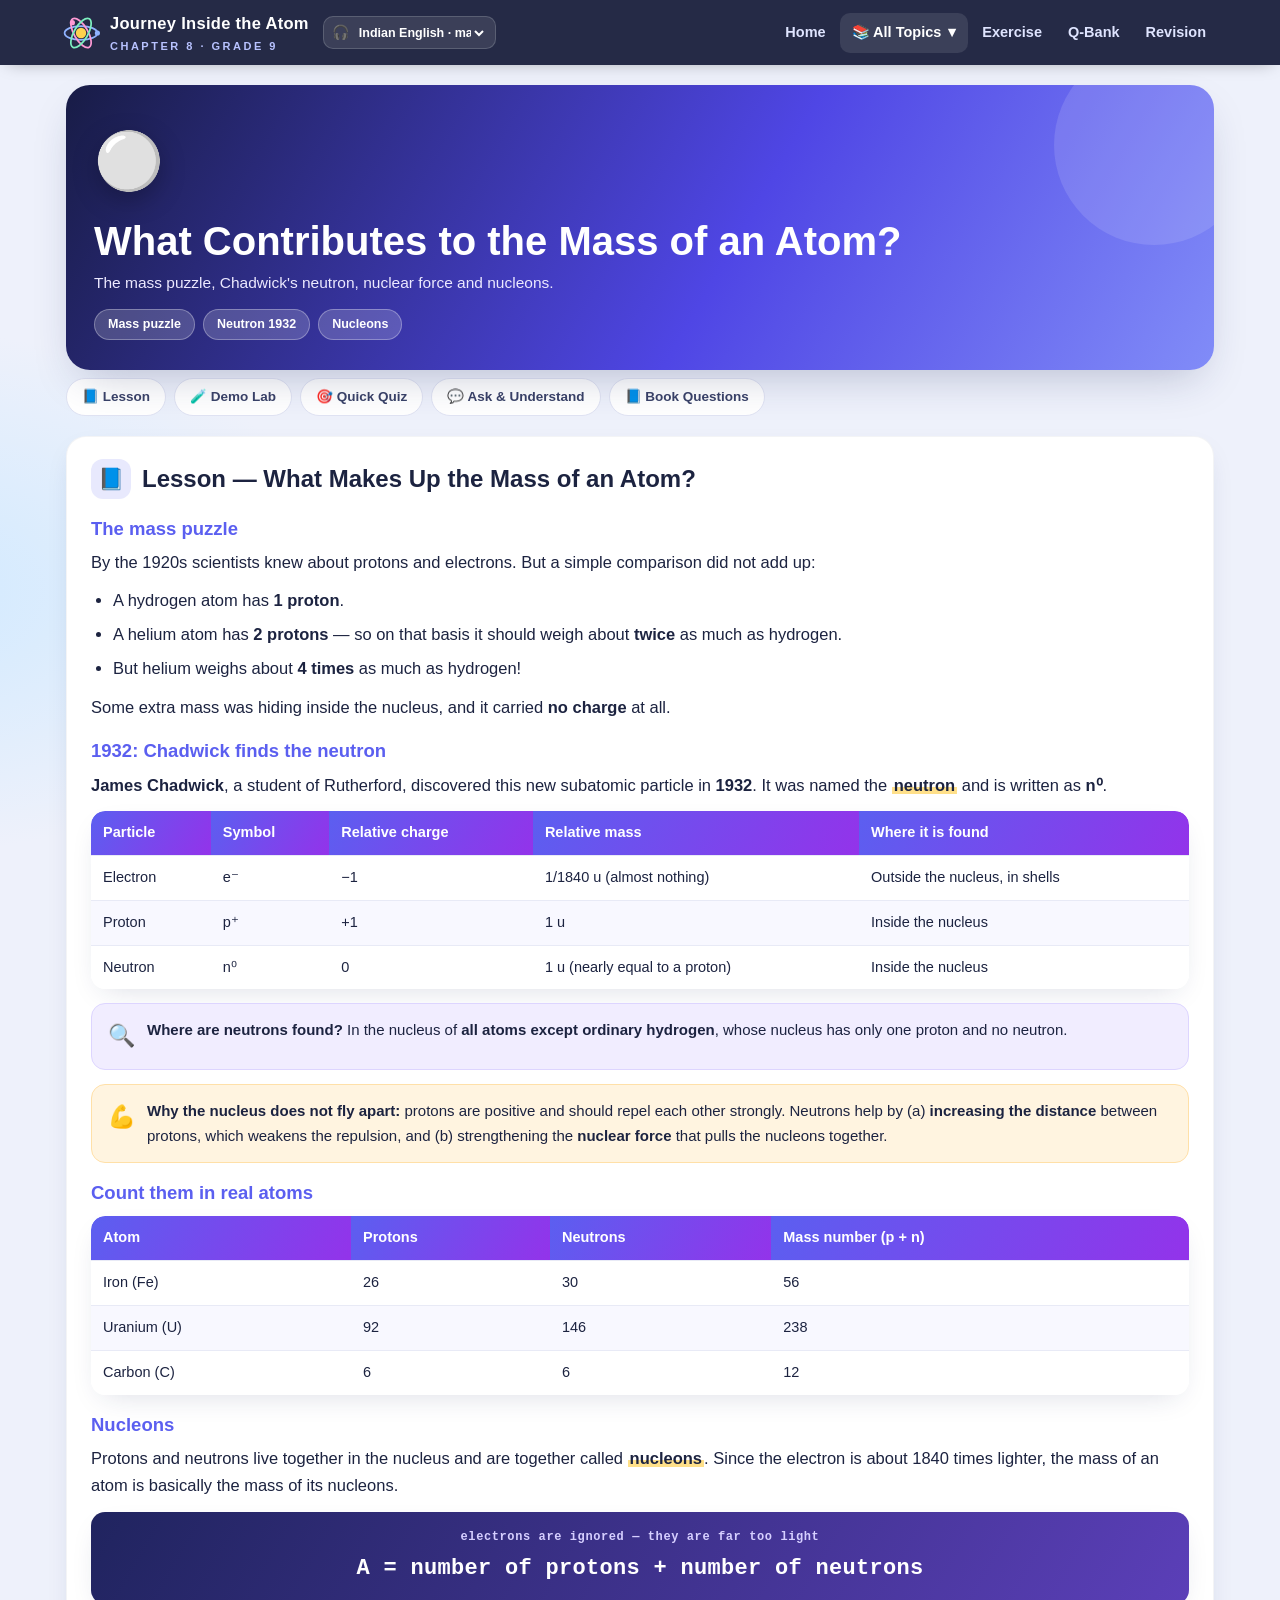
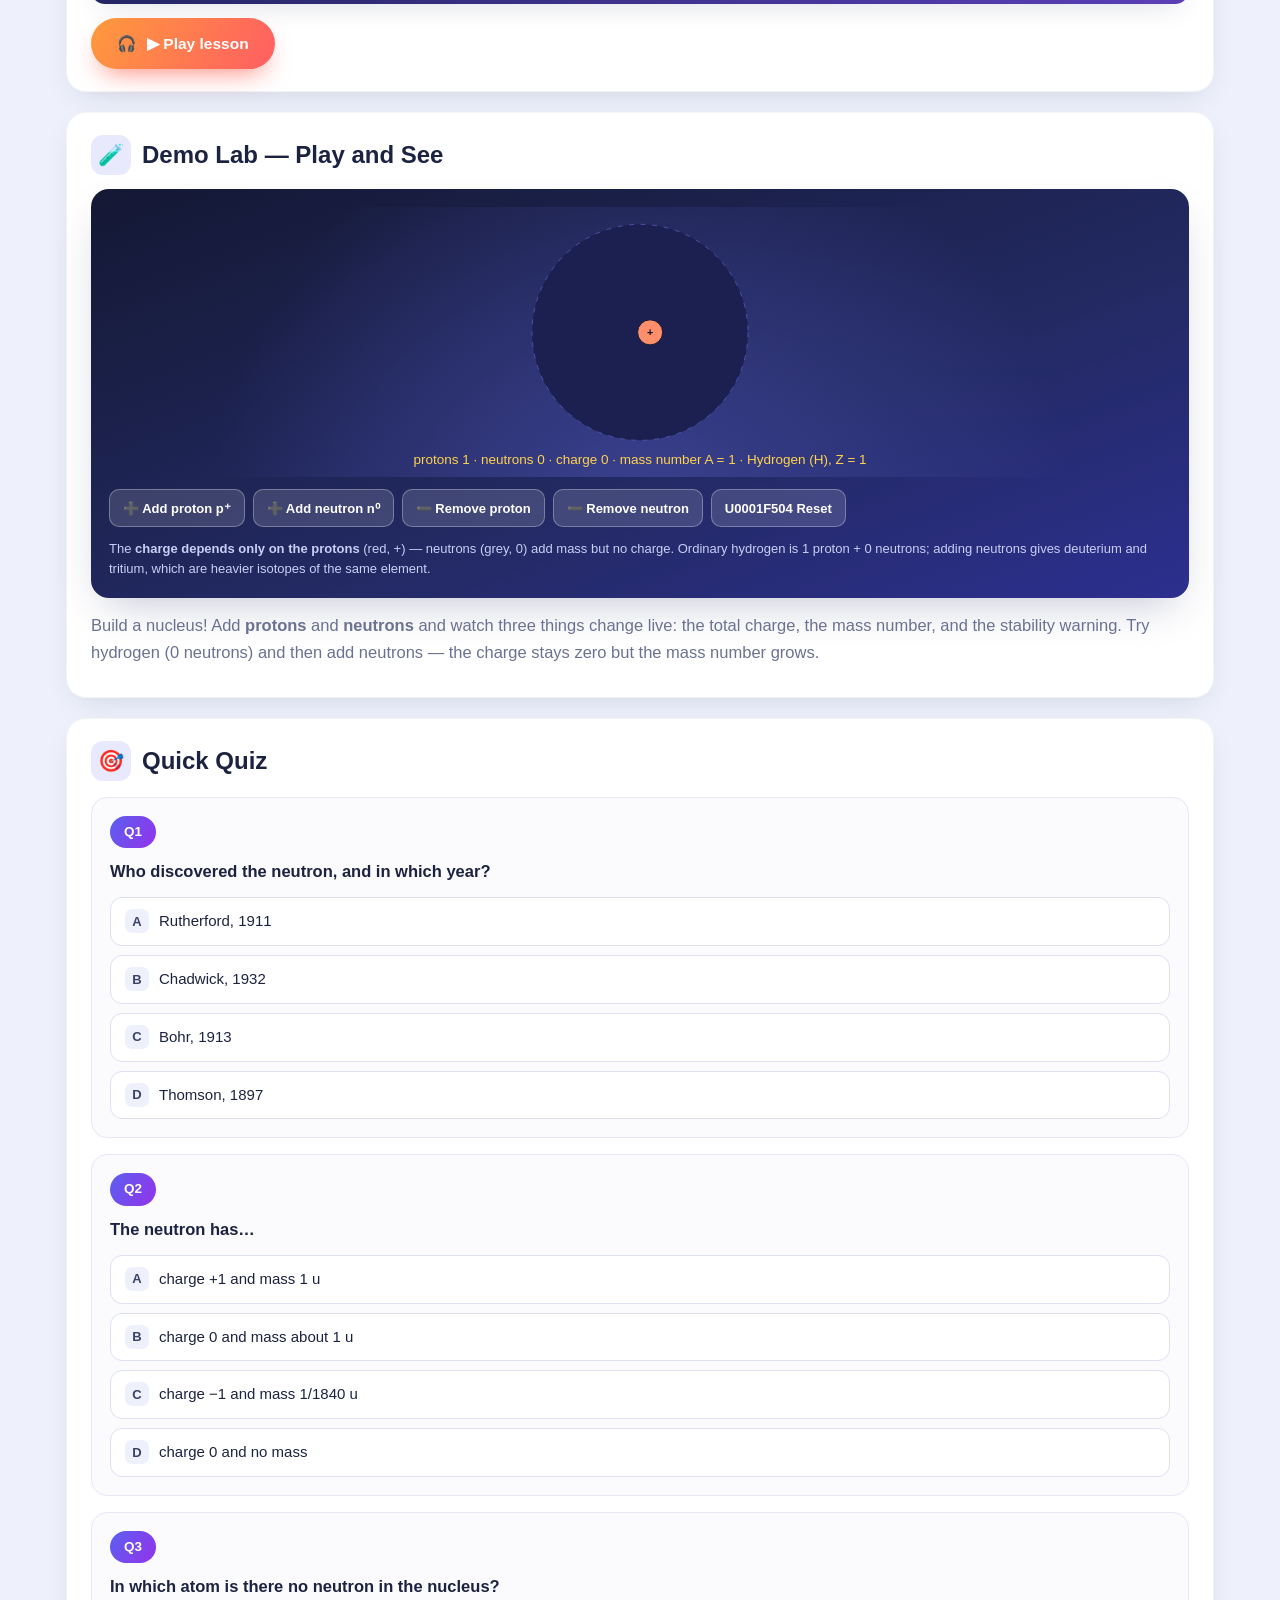
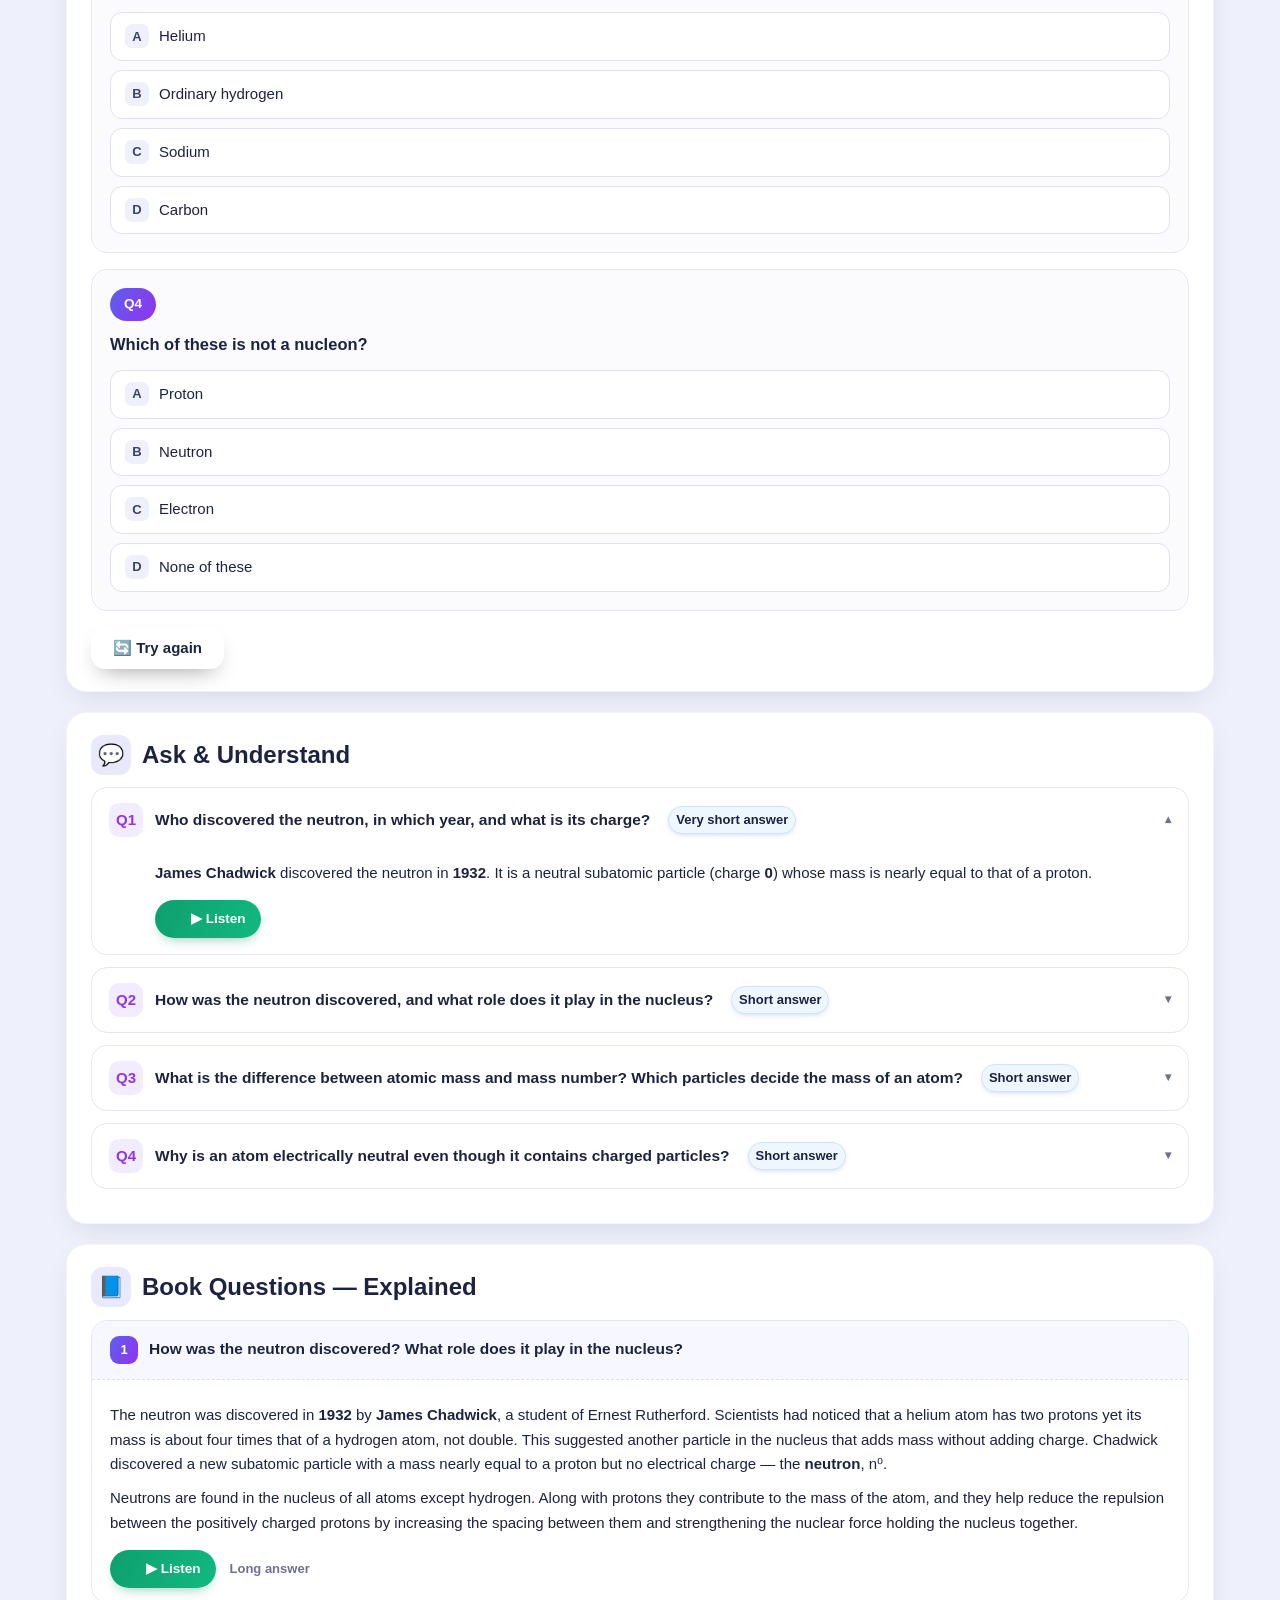
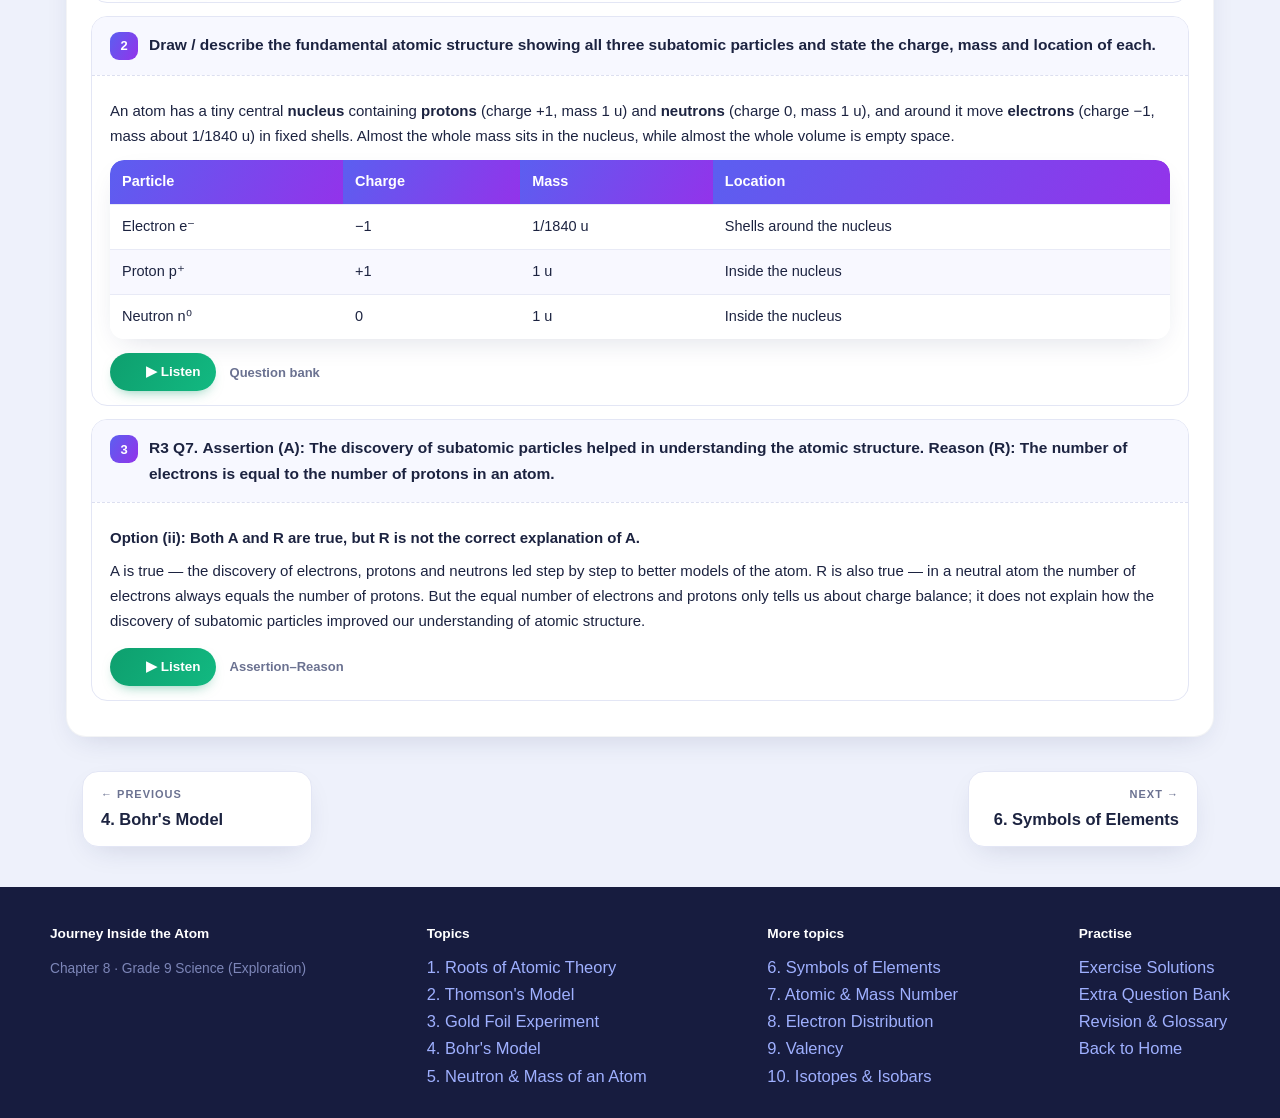
<file: topics/neutron.html>
<!DOCTYPE html>
<html lang="en">
<head>
<meta charset="utf-8">
<meta name="viewport" content="width=device-width, initial-scale=1, viewport-fit=cover">
<meta name="theme-color" content="#20245f">
<title>What Contributes to the Mass of an Atom? · Journey Inside the Atom</title>
<meta name="description" content="Chapter 8 Journey Inside the Atom — What Contributes to the Mass of an Atom?">
<link rel="stylesheet" href="../assets/css/style.css">

</head>
<body>
<div class="progress" aria-hidden="true"></div>
<div class="nav">
  <div class="nav-in">
    <a class="brand" href="../index.html">
      <svg class="logo" viewBox="0 0 44 44" aria-hidden="true">
        <circle cx="22" cy="22" r="6" fill="#ffd24d"/>
        <ellipse cx="22" cy="22" rx="19" ry="8" fill="none" stroke="#8fb2ff" stroke-width="2"/>
        <ellipse cx="22" cy="22" rx="19" ry="8" fill="none" stroke="#ff9ad5" stroke-width="2" transform="rotate(60 22 22)"/>
        <ellipse cx="22" cy="22" rx="19" ry="8" fill="none" stroke="#7ef0c0" stroke-width="2" transform="rotate(120 22 22)"/>
        <circle cx="41" cy="22" r="3" fill="#8fb2ff"/><circle cx="12" cy="10" r="3" fill="#ff9ad5"/>
      </svg>
      <span>Journey Inside the Atom<small>CHAPTER 8 · GRADE 9</small></span>
    </a>
    <div class="voice-pick" title="Narration voice used for every audio clip">
      <span class="vp-ico">🎧</span>
      <select id="voiceSel" aria-label="Choose narration voice">
        <option value="en-IN-male">Indian English · male</option>
      </select>
    </div>
    <div class="nav-links">
      <a href="../index.html" class="desk">Home</a>
      <div class="drop"><button class="dd-btn" type="button" aria-expanded="false">📚 All Topics <span class="chev">▾</span></button><div class="drop-panel"><div class="grp">CHAPTER 8 · TOPICS</div><a href="../topics/roots.html" class=""><span class="dp-ico" style="background:#7c3aed1f">🏺</span><span>1. Roots of Atomic Theory</span></a><a href="../topics/thomson.html" class=""><span class="dp-ico" style="background:#2563eb1f">🔬</span><span>2. Thomson's Model</span></a><a href="../topics/goldfoil.html" class=""><span class="dp-ico" style="background:#d977061f">🥇</span><span>3. Gold Foil & Rutherford</span></a><a href="../topics/bohr.html" class=""><span class="dp-ico" style="background:#0891b21f">🛰️</span><span>4. Bohr's Model</span></a><a href="../topics/neutron.html" class="on"><span class="dp-ico" style="background:#4f46e51f">⚪</span><span>5. Neutron & Mass</span></a><a href="../topics/symbols.html" class=""><span class="dp-ico" style="background:#be185d1f">🔣</span><span>6. Symbols of Elements</span></a><a href="../topics/massnumber.html" class=""><span class="dp-ico" style="background:#0478571f">🔢</span><span>7. Atomic & Mass Number</span></a><a href="../topics/configuration.html" class=""><span class="dp-ico" style="background:#9333ea1f">🌀</span><span>8. Electron Distribution</span></a><a href="../topics/valency.html" class=""><span class="dp-ico" style="background:#dc26261f">🔗</span><span>9. Valency</span></a><a href="../topics/isotopes.html" class=""><span class="dp-ico" style="background:#0d94881f">⚖️</span><span>10. Isotopes & Isobars</span></a><div class="grp">PRACTISE</div><a href="../exercise.html"><span class="dp-ico" style="background:#fef3c7">📝</span><span>Exercise Solutions</span></a><a href="../questionbank.html"><span class="dp-ico" style="background:#dcfce7">🗃️</span><span>Extra Question Bank</span></a><a href="../revision.html"><span class="dp-ico" style="background:#e0e7ff">🧠</span><span>Revision &amp; Glossary</span></a></div></div>
      <a href="../exercise.html" class="desk">Exercise</a>
      <a href="../questionbank.html" class="desk">Q-Bank</a>
      <a href="../revision.html" class="desk">Revision</a>
      <button class="menu-btn" type="button" aria-expanded="false">☰ Menu</button>
    </div>
  </div>
</div>
<div class="wrap">
  <div class="thero" style="--acc:#4f46e5;--acc2:#818cf8;background:linear-gradient(120deg,#181c46,#4f46e5 58%,#818cf8)">
    <div class="big-ico">⚪</div>
    <h1>What Contributes to the Mass of an Atom?</h1>
    <p>The mass puzzle, Chadwick's neutron, nuclear force and nucleons.</p>
    <div class="tags"><span>Mass puzzle</span><span>Neutron 1932</span><span>Nucleons</span></div>
  </div>
  <div class="jumplinks"><a href="#lesson">📘 Lesson</a><a href="#lab">🧪 Demo Lab</a><a href="#quiz">🎯 Quick Quiz</a><a href="#faq">💬 Ask &amp; Understand</a><a href="#bookqa">📘 Book Questions</a></div>
</div><div class="wrap "><section class="card reveal " id="lesson"><h2><span class="ico">📘</span>Lesson — What Makes Up the Mass of an Atom?</h2>
<h3>The mass puzzle</h3>
<p>By the 1920s scientists knew about protons and electrons. But a simple comparison did not add up:</p>
<ul>
  <li>A hydrogen atom has <b>1 proton</b>.</li>
  <li>A helium atom has <b>2 protons</b> — so on that basis it should weigh about <b>twice</b> as
  much as hydrogen.</li>
  <li>But helium weighs about <b>4 times</b> as much as hydrogen!</li>
</ul>
<p>Some extra mass was hiding inside the nucleus, and it carried <b>no charge</b> at all.</p>

<h3>1932: Chadwick finds the neutron</h3>
<p><b>James Chadwick</b>, a student of Rutherford, discovered this new subatomic particle in
<b>1932</b>. It was named the <span class="hl">neutron</span> and is written as <b>n⁰</b>.</p>
<div class="tscroll"><table class=""><thead><tr><th>Particle</th><th>Symbol</th><th>Relative charge</th><th>Relative mass</th><th>Where it is found</th></tr></thead><tbody><tr><td>Electron</td><td>e⁻</td><td>−1</td><td>1/1840 u (almost nothing)</td><td>Outside the nucleus, in shells</td></tr><tr><td>Proton</td><td>p⁺</td><td>+1</td><td>1 u</td><td>Inside the nucleus</td></tr><tr><td>Neutron</td><td>n⁰</td><td>0</td><td>1 u (nearly equal to a proton)</td><td>Inside the nucleus</td></tr></tbody></table></div><div class="note purple"><span class="ni">🔍</span><div><b>Where are neutrons found?</b> In the nucleus of <b>all atoms
except ordinary hydrogen</b>, whose nucleus has only one proton and no neutron.</div></div><div class="note orange"><span class="ni">💪</span><div><b>Why the nucleus does not fly apart:</b> protons are positive and
should repel each other strongly. Neutrons help by (a) <b>increasing the distance</b> between protons,
which weakens the repulsion, and (b) strengthening the <b>nuclear force</b> that pulls the nucleons
together.</div></div>
<h3>Count them in real atoms</h3>
<div class="tscroll"><table class=""><thead><tr><th>Atom</th><th>Protons</th><th>Neutrons</th><th>Mass number (p + n)</th></tr></thead><tbody><tr><td>Iron (Fe)</td><td>26</td><td>30</td><td>56</td></tr><tr><td>Uranium (U)</td><td>92</td><td>146</td><td>238</td></tr><tr><td>Carbon (C)</td><td>6</td><td>6</td><td>12</td></tr></tbody></table></div>
<h3>Nucleons</h3>
<p>Protons and neutrons live together in the nucleus and are together called
<span class="hl">nucleons</span>. Since the electron is about 1840 times lighter, the mass of an atom
is basically the mass of its nucleons.</p>
<div class="formula"><small>electrons are ignored — they are far too light</small>A = number of protons + number of neutrons</div><div class="aud-row lesson-aud"><button class="aud-big" data-src="audio/t5_lesson.mp3" type="button" aria-label="▶ Play lesson">🎧<span class="lbl">▶ Play lesson</span></button></div></section><section class="card reveal" id="lab"><h2><span class="ico">🧪</span>Demo Lab — Play and See</h2><div class="demo" data-demo="neutron"><div class="stage"></div><div class="lab-bar"></div><div class="cap"></div></div><p class="mut">Build a nucleus! Add <b>protons</b> and <b>neutrons</b> and watch three things change
live: the total charge, the mass number, and the stability warning. Try hydrogen (0 neutrons) and then
add neutrons — the charge stays zero but the mass number grows.</p></section><section class="card reveal " id="quiz"><h2><span class="ico">🎯</span>Quick Quiz</h2><div class="quizbox" id="quiz_neutron"><div class="q-item" data-ans="1" data-done="0"><div class="q-no">Q1</div><div class="q-text">Who discovered the neutron, and in which year?</div><div class="opts"><button class="opt" type="button" data-exp="James Chadwick discovered the neutron in 1932. It has a mass nearly equal to a proton and carries no electric charge."><span class="key">A</span><span>Rutherford, 1911</span></button><button class="opt" type="button" data-exp="James Chadwick discovered the neutron in 1932. It has a mass nearly equal to a proton and carries no electric charge."><span class="key">B</span><span>Chadwick, 1932</span></button><button class="opt" type="button" data-exp="James Chadwick discovered the neutron in 1932. It has a mass nearly equal to a proton and carries no electric charge."><span class="key">C</span><span>Bohr, 1913</span></button><button class="opt" type="button" data-exp="James Chadwick discovered the neutron in 1932. It has a mass nearly equal to a proton and carries no electric charge."><span class="key">D</span><span>Thomson, 1897</span></button></div><div class="feedback"></div></div><div class="q-item" data-ans="1" data-done="0"><div class="q-no">Q2</div><div class="q-text">The neutron has…</div><div class="opts"><button class="opt" type="button" data-exp="A neutron is neutral (charge 0) and its mass is about 1 u, nearly the same as a proton."><span class="key">A</span><span>charge +1 and mass 1 u</span></button><button class="opt" type="button" data-exp="A neutron is neutral (charge 0) and its mass is about 1 u, nearly the same as a proton."><span class="key">B</span><span>charge 0 and mass about 1 u</span></button><button class="opt" type="button" data-exp="A neutron is neutral (charge 0) and its mass is about 1 u, nearly the same as a proton."><span class="key">C</span><span>charge −1 and mass 1/1840 u</span></button><button class="opt" type="button" data-exp="A neutron is neutral (charge 0) and its mass is about 1 u, nearly the same as a proton."><span class="key">D</span><span>charge 0 and no mass</span></button></div><div class="feedback"></div></div><div class="q-item" data-ans="1" data-done="0"><div class="q-no">Q3</div><div class="q-text">In which atom is there <b>no</b> neutron in the nucleus?</div><div class="opts"><button class="opt" type="button" data-exp="Ordinary hydrogen has just one proton and no neutron in its nucleus. Neutrons are present in the nuclei of all other atoms."><span class="key">A</span><span>Helium</span></button><button class="opt" type="button" data-exp="Ordinary hydrogen has just one proton and no neutron in its nucleus. Neutrons are present in the nuclei of all other atoms."><span class="key">B</span><span>Ordinary hydrogen</span></button><button class="opt" type="button" data-exp="Ordinary hydrogen has just one proton and no neutron in its nucleus. Neutrons are present in the nuclei of all other atoms."><span class="key">C</span><span>Sodium</span></button><button class="opt" type="button" data-exp="Ordinary hydrogen has just one proton and no neutron in its nucleus. Neutrons are present in the nuclei of all other atoms."><span class="key">D</span><span>Carbon</span></button></div><div class="feedback"></div></div><div class="q-item" data-ans="2" data-done="0"><div class="q-no">Q4</div><div class="q-text">Which of these is <b>not</b> a nucleon?</div><div class="opts"><button class="opt" type="button" data-exp="Only protons and neutrons sit in the nucleus, so only they are called nucleons. Electrons revolve outside the nucleus and are not nucleons."><span class="key">A</span><span>Proton</span></button><button class="opt" type="button" data-exp="Only protons and neutrons sit in the nucleus, so only they are called nucleons. Electrons revolve outside the nucleus and are not nucleons."><span class="key">B</span><span>Neutron</span></button><button class="opt" type="button" data-exp="Only protons and neutrons sit in the nucleus, so only they are called nucleons. Electrons revolve outside the nucleus and are not nucleons."><span class="key">C</span><span>Electron</span></button><button class="opt" type="button" data-exp="Only protons and neutrons sit in the nucleus, so only they are called nucleons. Electrons revolve outside the nucleus and are not nucleons."><span class="key">D</span><span>None of these</span></button></div><div class="feedback"></div></div><div class="aud-row"><button class="btn quiz-reset" type="button" data-target="quiz_neutron">🔄 Try again</button></div></div></section><section class="card reveal " id="faq"><h2><span class="ico">💬</span>Ask &amp; Understand</h2><details class="faq" open><summary><span class="fq-ico">Q1</span><span>Who discovered the neutron, in which year, and what is its charge?</span><span class="qchip">Very short answer</span><span class="chev">▾</span></summary><div class="fbody"><p><b>James Chadwick</b> discovered the neutron in <b>1932</b>. It is a neutral subatomic particle (charge <b>0</b>) whose mass is nearly equal to that of a proton.</p><div class="aud-row"><button class="aud-btn" data-src="audio/t5_faq1.mp3" type="button" aria-label="▶ Listen"><span class="wave"><i></i><i></i><i></i></span><span class="lbl">▶ Listen</span></button></div></div></details><details class="faq"><summary><span class="fq-ico">Q2</span><span>How was the neutron discovered, and what role does it play in the nucleus?</span><span class="qchip">Short answer</span><span class="chev">▾</span></summary><div class="fbody"><p><b>Discovery:</b> scientists noticed a puzzle — helium has 2 protons but its mass is about 4 times that of hydrogen (not twice). This suggested another particle that adds mass without adding charge. Chadwick found it in 1932 and named it the <b>neutron (n⁰)</b>.</p><p><b>Role:</b> neutrons are found in the nucleus of all atoms except hydrogen. Together with protons they make up the mass of the atom. They also reduce the repulsion between the positive protons by increasing the spacing between them and by strengthening the nuclear force that holds the nucleus together.</p><div class="aud-row"><button class="aud-btn" data-src="audio/t5_faq2.mp3" type="button" aria-label="▶ Listen"><span class="wave"><i></i><i></i><i></i></span><span class="lbl">▶ Listen</span></button></div></div></details><details class="faq"><summary><span class="fq-ico">Q3</span><span>What is the difference between atomic mass and mass number? Which particles decide the mass of an atom?</span><span class="qchip">Short answer</span><span class="chev">▾</span></summary><div class="fbody"><p>The <b>mass number (A)</b> is simply the count of protons + neutrons in one atom — it is a whole number. The <b>atomic mass</b> is the actual (average) mass of an atom measured in atomic mass units, which can be fractional, as in chlorine's 35.5 u.</p><p>The mass of an atom is decided by its <b>protons and neutrons</b> (the nucleons). Electrons are about 1840 times lighter, so their mass is ignored.</p><div class="aud-row"><button class="aud-btn" data-src="audio/t5_faq3.mp3" type="button" aria-label="▶ Listen"><span class="wave"><i></i><i></i><i></i></span><span class="lbl">▶ Listen</span></button></div></div></details><details class="faq"><summary><span class="fq-ico">Q4</span><span>Why is an atom electrically neutral even though it contains charged particles?</span><span class="qchip">Short answer</span><span class="chev">▾</span></summary><div class="fbody"><p>Because the number of <b>protons equals the number of electrons</b>. The total positive charge (+Z) exactly cancels the total negative charge (−Z), so the atom has no net charge. For example helium has 2 protons and 2 electrons, and sodium has 11 protons and 11 electrons.</p><div class="aud-row"><button class="aud-btn" data-src="audio/t5_faq4.mp3" type="button" aria-label="▶ Listen"><span class="wave"><i></i><i></i><i></i></span><span class="lbl">▶ Listen</span></button></div></div></details></section><section class="card reveal " id="bookqa"><h2><span class="ico">📘</span>Book Questions — Explained</h2><div class="bq"><div class="bq-q"><span class="qn">1</span><span>How was the neutron discovered? What role does it play in the nucleus?</span></div><div class="bq-a"><p>The neutron was discovered in <b>1932</b> by <b>James Chadwick</b>, a student of Ernest Rutherford. Scientists had noticed that a helium atom has two protons yet its mass is about four times that of a hydrogen atom, not double. This suggested another particle in the nucleus that adds mass without adding charge. Chadwick discovered a new subatomic particle with a mass nearly equal to a proton but no electrical charge — the <b>neutron</b>, n⁰.</p><p>Neutrons are found in the nucleus of all atoms except hydrogen. Along with protons they contribute to the mass of the atom, and they help reduce the repulsion between the positively charged protons by increasing the spacing between them and strengthening the nuclear force holding the nucleus together.</p><div class="aud-row"><button class="aud-btn" data-src="audio/t5_faq2.mp3" type="button" aria-label="▶ Listen"><span class="wave"><i></i><i></i><i></i></span><span class="lbl">▶ Listen</span></button><span class="meta">Long answer</span></div></div></div><div class="bq"><div class="bq-q"><span class="qn">2</span><span>Draw / describe the fundamental atomic structure showing all three subatomic particles and state the charge, mass and location of each.</span></div><div class="bq-a"><p>An atom has a tiny central <b>nucleus</b> containing <b>protons</b> (charge +1, mass 1 u) and <b>neutrons</b> (charge 0, mass 1 u), and around it move <b>electrons</b> (charge −1, mass about 1/1840 u) in fixed shells. Almost the whole mass sits in the nucleus, while almost the whole volume is empty space.</p><div class="tscroll"><table class=""><thead><tr><th>Particle</th><th>Charge</th><th>Mass</th><th>Location</th></tr></thead><tbody><tr><td>Electron e⁻</td><td>−1</td><td>1/1840 u</td><td>Shells around the nucleus</td></tr><tr><td>Proton p⁺</td><td>+1</td><td>1 u</td><td>Inside the nucleus</td></tr><tr><td>Neutron n⁰</td><td>0</td><td>1 u</td><td>Inside the nucleus</td></tr></tbody></table></div><div class="aud-row"><button class="aud-btn" data-src="audio/t5_bq2.mp3" type="button" aria-label="▶ Listen"><span class="wave"><i></i><i></i><i></i></span><span class="lbl">▶ Listen</span></button><span class="meta">Question bank</span></div></div></div><div class="bq"><div class="bq-q"><span class="qn">3</span><span><b>R3 Q7.</b> <b>Assertion (A):</b> The discovery of subatomic particles helped in understanding the atomic structure. <b>Reason (R):</b> The number of electrons is equal to the number of protons in an atom.</span></div><div class="bq-a"><p><b>Option (ii): Both A and R are true, but R is not the correct explanation of A.</b></p><p>A is true — the discovery of electrons, protons and neutrons led step by step to better models of the atom. R is also true — in a neutral atom the number of electrons always equals the number of protons. But the equal number of electrons and protons only tells us about charge balance; it does not explain how the discovery of subatomic particles improved our understanding of atomic structure.</p><div class="aud-row"><button class="aud-btn" data-src="audio/ex_q07.mp3" type="button" aria-label="▶ Listen"><span class="wave"><i></i><i></i><i></i></span><span class="lbl">▶ Listen</span></button><span class="meta">Assertion–Reason</span></div></div></div></section><div class="wrap"><div class="pn"><a class="prev" href="bohr.html"><small>← PREVIOUS</small><b>4. Bohr's Model</b></a><div class="next-wrap" style="margin-left:auto"><a class="next" href="symbols.html"><small>NEXT →</small><b>6. Symbols of Elements</b></a></div></div></div></div>
<footer>
  <div class="foot-in">
    <div>
      <h5>Journey Inside the Atom</h5>
      <small>Chapter 8 · Grade 9 Science (Exploration)</small>
    </div>
    <div>
      <h5>Topics</h5>
      <a href="../topics/roots.html">1. Roots of Atomic Theory</a><br>
      <a href="../topics/thomson.html">2. Thomson's Model</a><br>
      <a href="../topics/goldfoil.html">3. Gold Foil Experiment</a><br>
      <a href="../topics/bohr.html">4. Bohr's Model</a><br>
      <a href="../topics/neutron.html">5. Neutron &amp; Mass of an Atom</a>
    </div>
    <div>
      <h5>More topics</h5>
      <a href="../topics/symbols.html">6. Symbols of Elements</a><br>
      <a href="../topics/massnumber.html">7. Atomic &amp; Mass Number</a><br>
      <a href="../topics/configuration.html">8. Electron Distribution</a><br>
      <a href="../topics/valency.html">9. Valency</a><br>
      <a href="../topics/isotopes.html">10. Isotopes &amp; Isobars</a>
    </div>
    <div>
      <h5>Practise</h5>
      <a href="../exercise.html">Exercise Solutions</a><br>
      <a href="../questionbank.html">Extra Question Bank</a><br>
      <a href="../revision.html">Revision &amp; Glossary</a><br>
      <a href="../index.html">Back to Home</a>
    </div>
  </div>
</footer>
<button class="back-top" type="button" aria-label="Back to top">↑</button>
<script src="../assets/js/main.js"></script>
<script src="../assets/js/demos.js"></script>
</body>
</html>
</file>
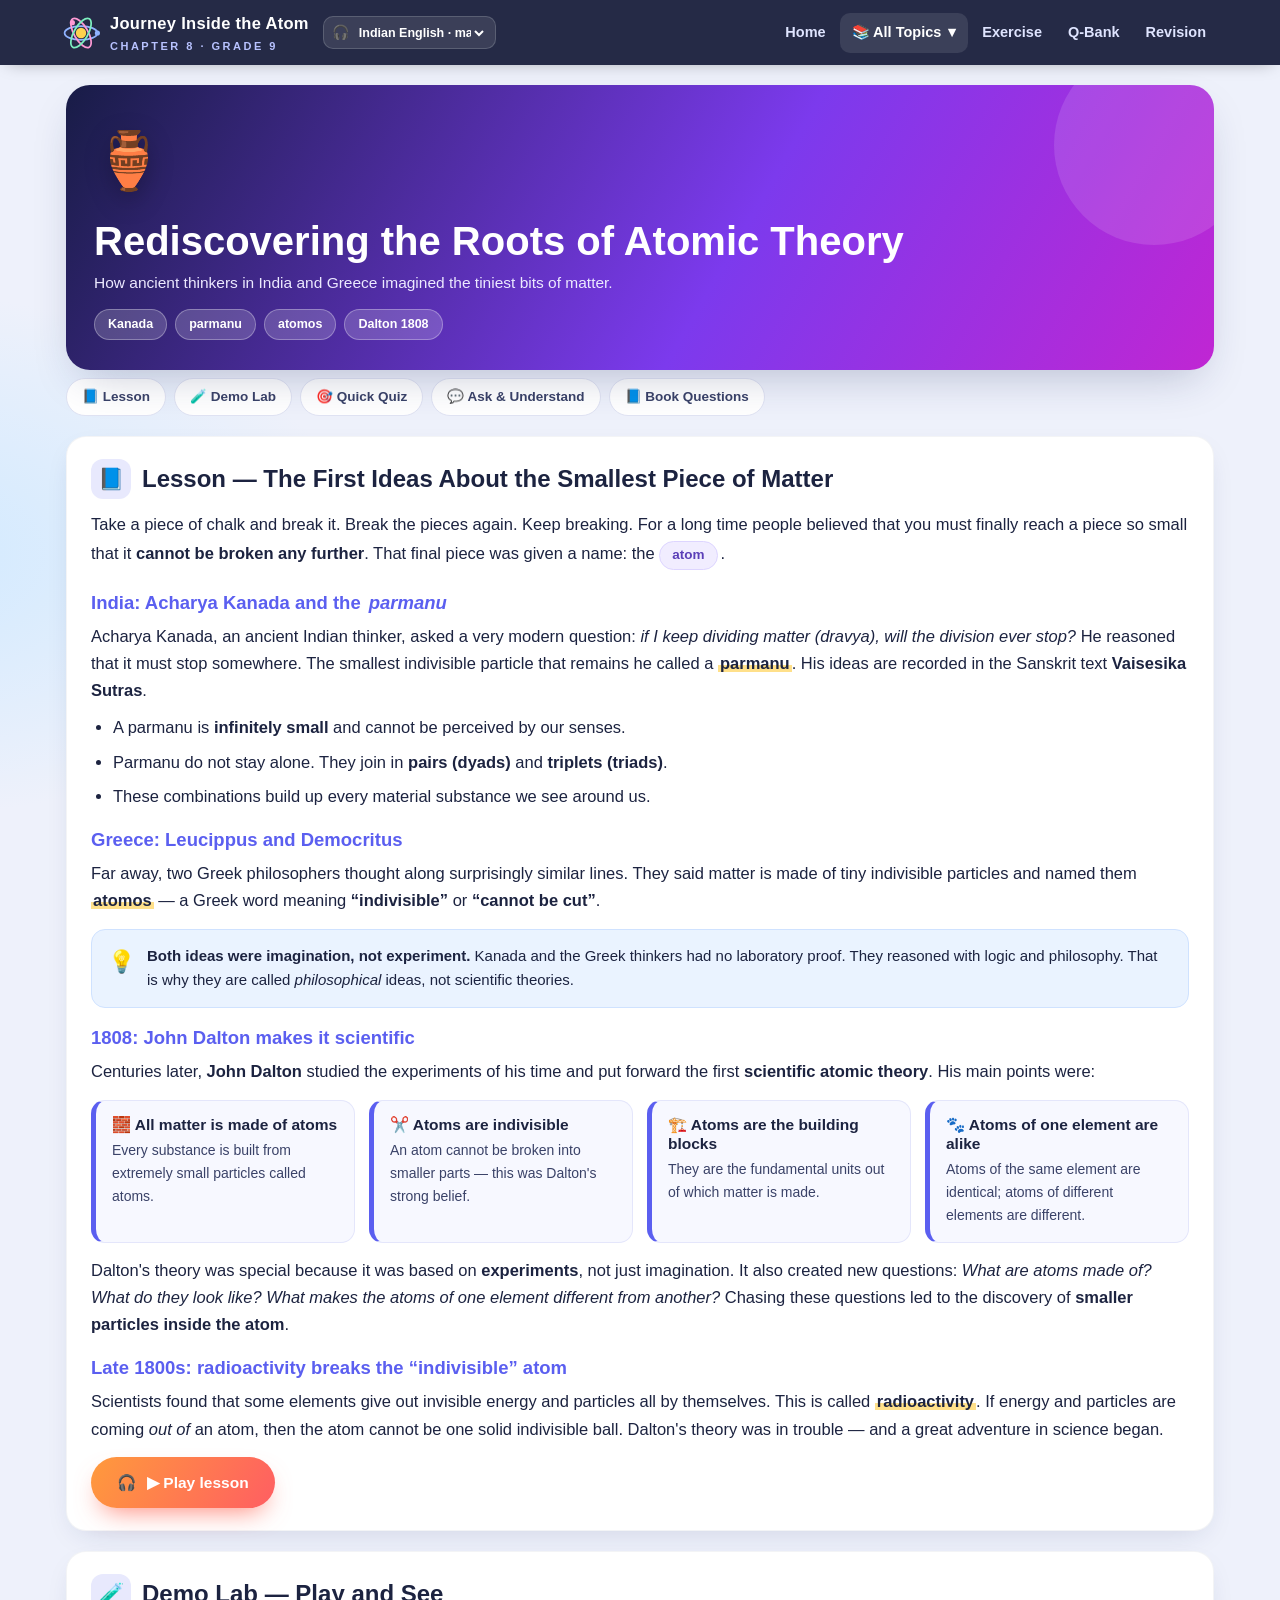
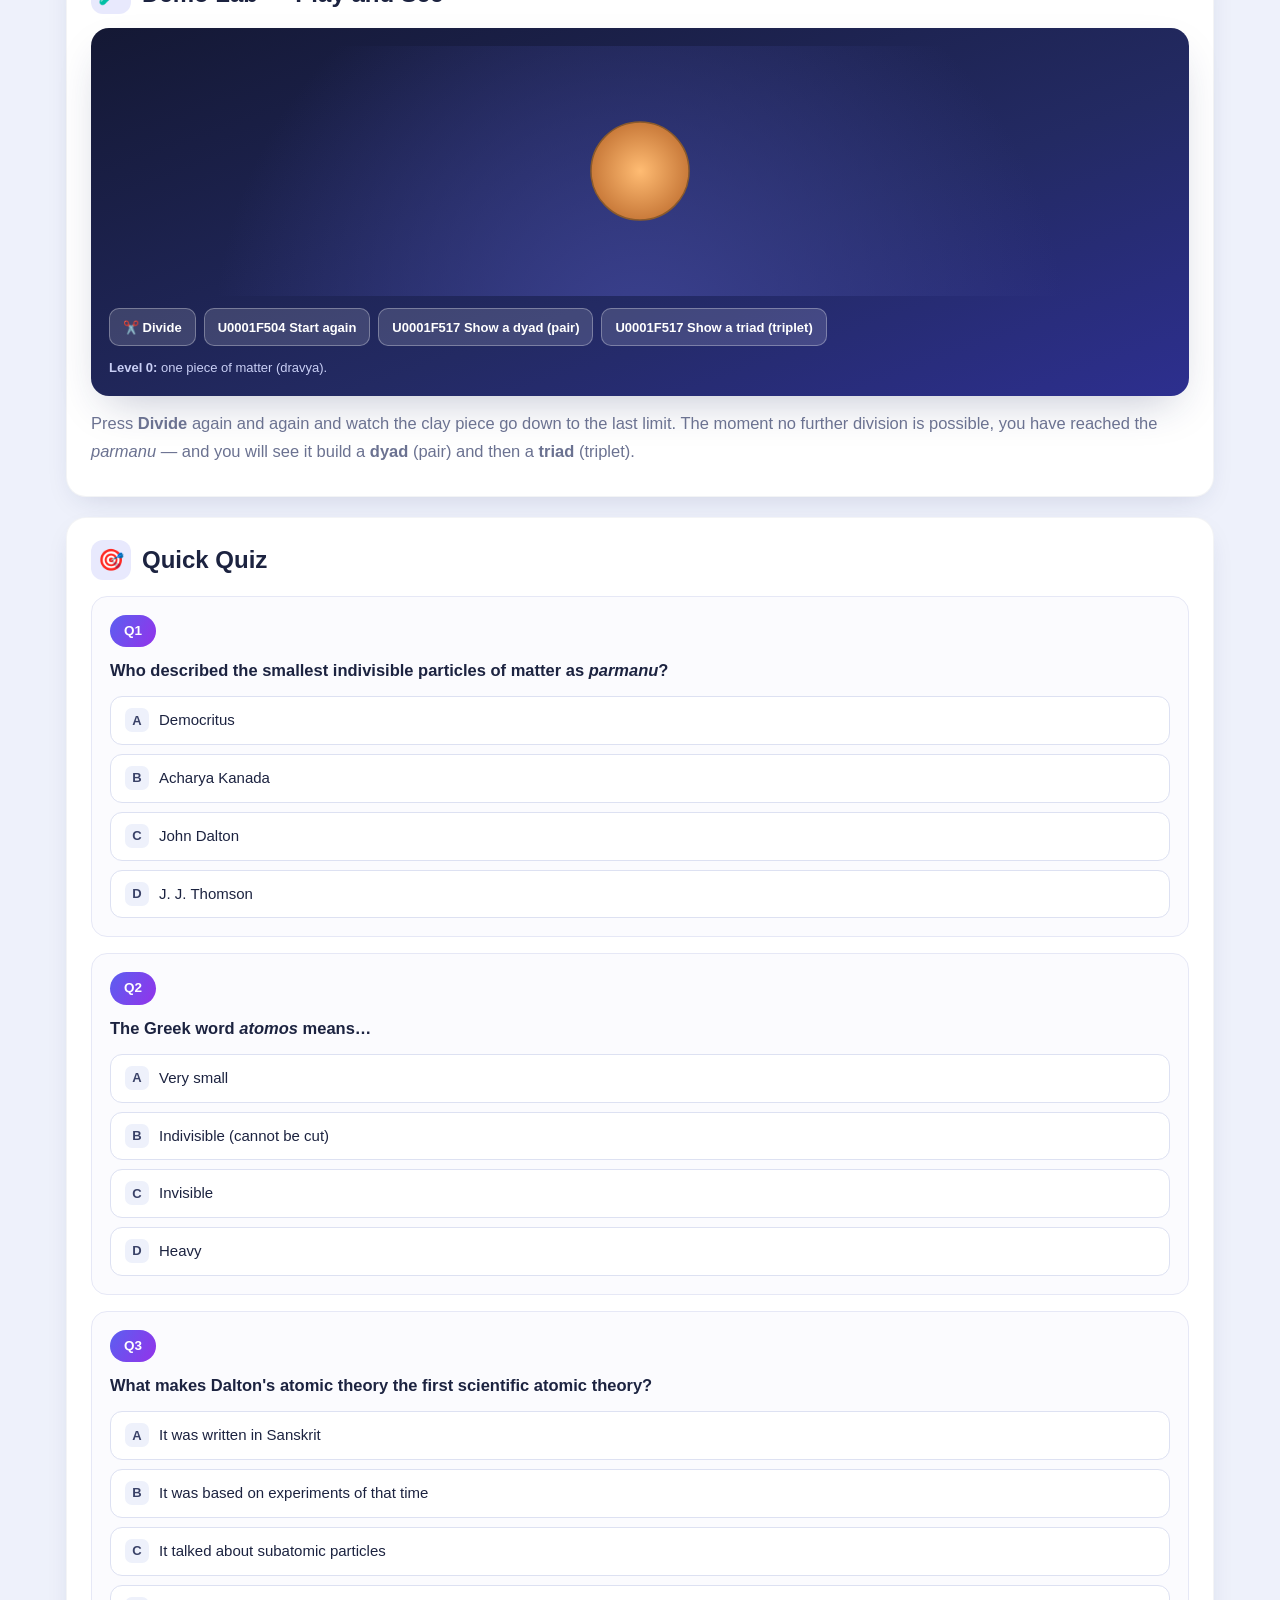
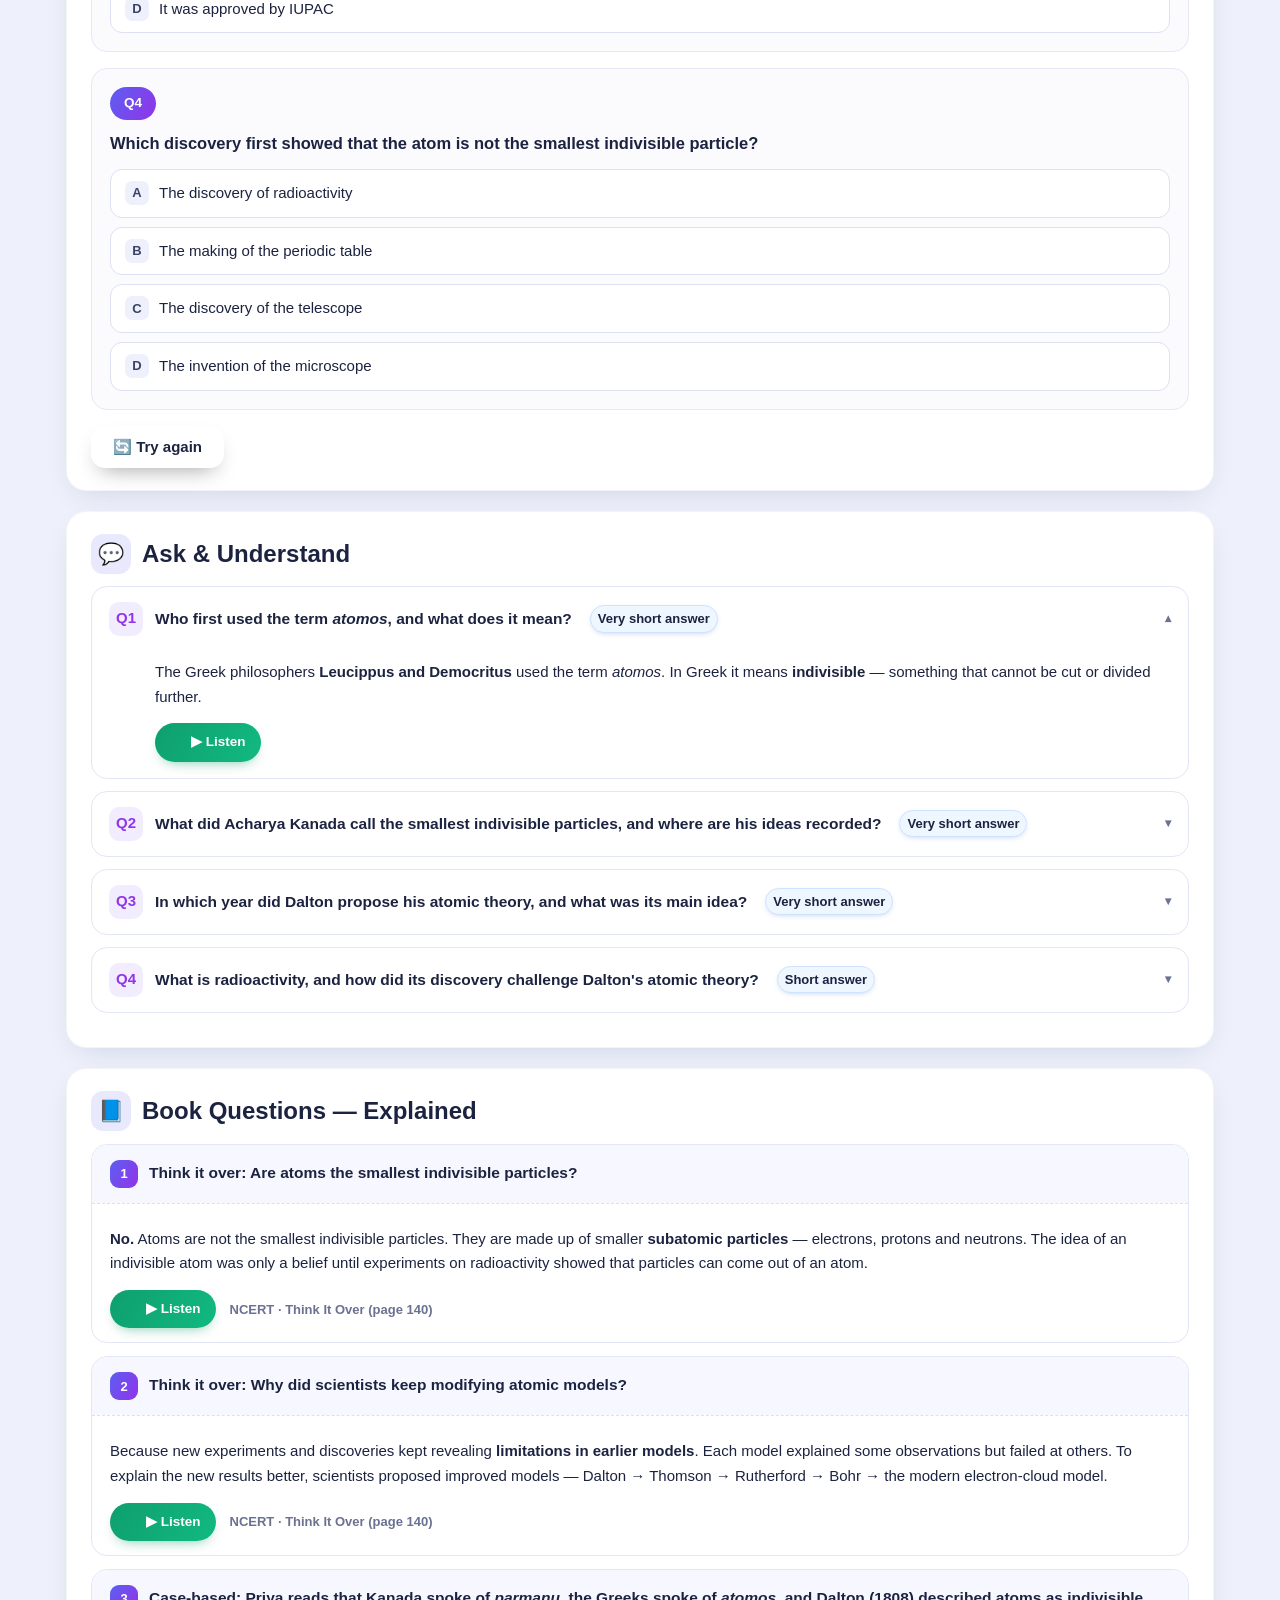
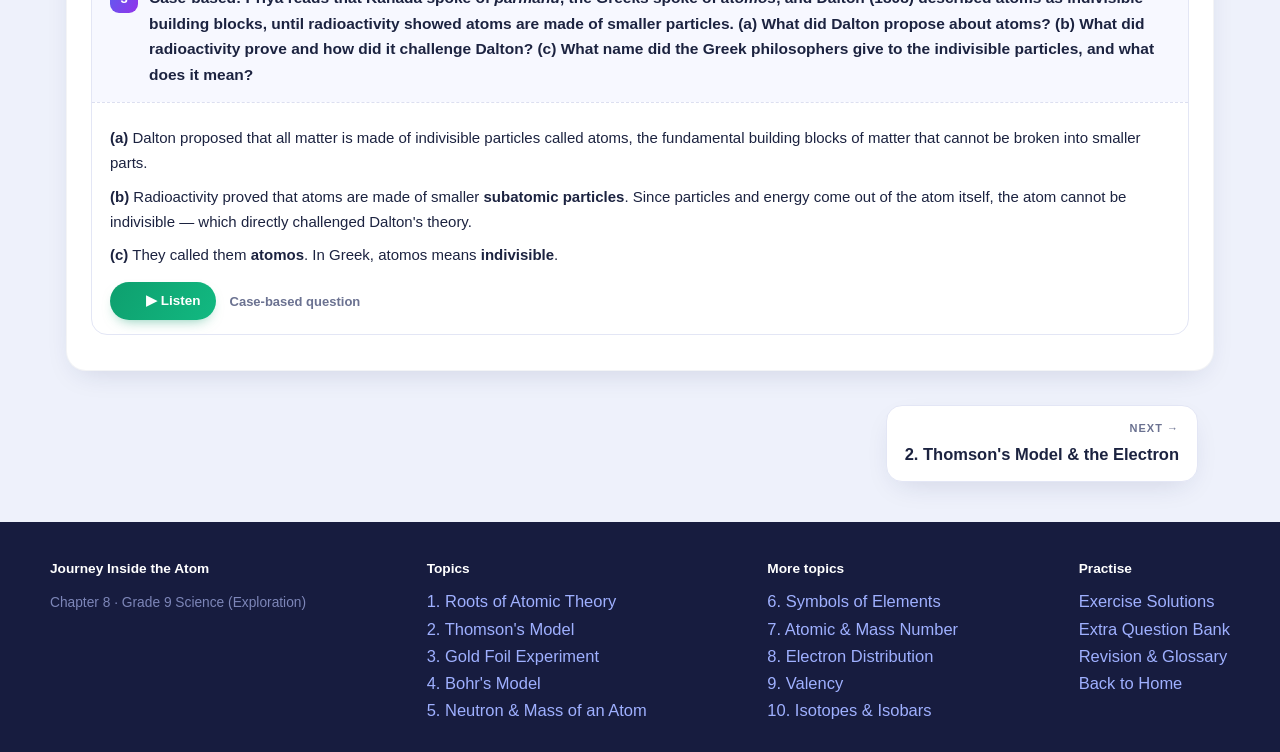
<file: topics/roots.html>
<!DOCTYPE html>
<html lang="en">
<head>
<meta charset="utf-8">
<meta name="viewport" content="width=device-width, initial-scale=1, viewport-fit=cover">
<meta name="theme-color" content="#20245f">
<title>Rediscovering the Roots of Atomic Theory · Journey Inside the Atom</title>
<meta name="description" content="Chapter 8 Journey Inside the Atom — Rediscovering the Roots of Atomic Theory">
<link rel="stylesheet" href="../assets/css/style.css">

</head>
<body>
<div class="progress" aria-hidden="true"></div>
<div class="nav">
  <div class="nav-in">
    <a class="brand" href="../index.html">
      <svg class="logo" viewBox="0 0 44 44" aria-hidden="true">
        <circle cx="22" cy="22" r="6" fill="#ffd24d"/>
        <ellipse cx="22" cy="22" rx="19" ry="8" fill="none" stroke="#8fb2ff" stroke-width="2"/>
        <ellipse cx="22" cy="22" rx="19" ry="8" fill="none" stroke="#ff9ad5" stroke-width="2" transform="rotate(60 22 22)"/>
        <ellipse cx="22" cy="22" rx="19" ry="8" fill="none" stroke="#7ef0c0" stroke-width="2" transform="rotate(120 22 22)"/>
        <circle cx="41" cy="22" r="3" fill="#8fb2ff"/><circle cx="12" cy="10" r="3" fill="#ff9ad5"/>
      </svg>
      <span>Journey Inside the Atom<small>CHAPTER 8 · GRADE 9</small></span>
    </a>
    <div class="voice-pick" title="Narration voice used for every audio clip">
      <span class="vp-ico">🎧</span>
      <select id="voiceSel" aria-label="Choose narration voice">
        <option value="en-IN-male">Indian English · male</option>
      </select>
    </div>
    <div class="nav-links">
      <a href="../index.html" class="desk">Home</a>
      <div class="drop"><button class="dd-btn" type="button" aria-expanded="false">📚 All Topics <span class="chev">▾</span></button><div class="drop-panel"><div class="grp">CHAPTER 8 · TOPICS</div><a href="../topics/roots.html" class="on"><span class="dp-ico" style="background:#7c3aed1f">🏺</span><span>1. Roots of Atomic Theory</span></a><a href="../topics/thomson.html" class=""><span class="dp-ico" style="background:#2563eb1f">🔬</span><span>2. Thomson's Model</span></a><a href="../topics/goldfoil.html" class=""><span class="dp-ico" style="background:#d977061f">🥇</span><span>3. Gold Foil & Rutherford</span></a><a href="../topics/bohr.html" class=""><span class="dp-ico" style="background:#0891b21f">🛰️</span><span>4. Bohr's Model</span></a><a href="../topics/neutron.html" class=""><span class="dp-ico" style="background:#4f46e51f">⚪</span><span>5. Neutron & Mass</span></a><a href="../topics/symbols.html" class=""><span class="dp-ico" style="background:#be185d1f">🔣</span><span>6. Symbols of Elements</span></a><a href="../topics/massnumber.html" class=""><span class="dp-ico" style="background:#0478571f">🔢</span><span>7. Atomic & Mass Number</span></a><a href="../topics/configuration.html" class=""><span class="dp-ico" style="background:#9333ea1f">🌀</span><span>8. Electron Distribution</span></a><a href="../topics/valency.html" class=""><span class="dp-ico" style="background:#dc26261f">🔗</span><span>9. Valency</span></a><a href="../topics/isotopes.html" class=""><span class="dp-ico" style="background:#0d94881f">⚖️</span><span>10. Isotopes & Isobars</span></a><div class="grp">PRACTISE</div><a href="../exercise.html"><span class="dp-ico" style="background:#fef3c7">📝</span><span>Exercise Solutions</span></a><a href="../questionbank.html"><span class="dp-ico" style="background:#dcfce7">🗃️</span><span>Extra Question Bank</span></a><a href="../revision.html"><span class="dp-ico" style="background:#e0e7ff">🧠</span><span>Revision &amp; Glossary</span></a></div></div>
      <a href="../exercise.html" class="desk">Exercise</a>
      <a href="../questionbank.html" class="desk">Q-Bank</a>
      <a href="../revision.html" class="desk">Revision</a>
      <button class="menu-btn" type="button" aria-expanded="false">☰ Menu</button>
    </div>
  </div>
</div>
<div class="wrap">
  <div class="thero" style="--acc:#7c3aed;--acc2:#c026d3;background:linear-gradient(120deg,#181c46,#7c3aed 58%,#c026d3)">
    <div class="big-ico">🏺</div>
    <h1>Rediscovering the Roots of Atomic Theory</h1>
    <p>How ancient thinkers in India and Greece imagined the tiniest bits of matter.</p>
    <div class="tags"><span>Kanada</span><span>parmanu</span><span>atomos</span><span>Dalton 1808</span></div>
  </div>
  <div class="jumplinks"><a href="#lesson">📘 Lesson</a><a href="#lab">🧪 Demo Lab</a><a href="#quiz">🎯 Quick Quiz</a><a href="#faq">💬 Ask &amp; Understand</a><a href="#bookqa">📘 Book Questions</a></div>
</div><div class="wrap "><section class="card reveal " id="lesson"><h2><span class="ico">📘</span>Lesson — The First Ideas About the Smallest Piece of Matter</h2>
<p>Take a piece of chalk and break it. Break the pieces again. Keep breaking. For a long time
people believed that you must finally reach a piece so small that it <b>cannot be broken any
further</b>. That final piece was given a name: the <span class="kw">atom</span>.</p>

<h3>India: Acharya Kanada and the <i>parmanu</i></h3>
<p>Acharya Kanada, an ancient Indian thinker, asked a very modern question: <i>if I keep dividing
matter (dravya), will the division ever stop?</i> He reasoned that it must stop somewhere. The
smallest indivisible particle that remains he called a <span class="hl">parmanu</span>. His ideas are
recorded in the Sanskrit text <b>Vaisesika Sutras</b>.</p>
<ul>
  <li>A parmanu is <b>infinitely small</b> and cannot be perceived by our senses.</li>
  <li>Parmanu do not stay alone. They join in <b>pairs (dyads)</b> and <b>triplets (triads)</b>.</li>
  <li>These combinations build up every material substance we see around us.</li>
</ul>

<h3>Greece: Leucippus and Democritus</h3>
<p>Far away, two Greek philosophers thought along surprisingly similar lines. They said matter is
made of tiny indivisible particles and named them <span class="hl">atomos</span> — a Greek word meaning
<b>“indivisible”</b> or <b>“cannot be cut”</b>.</p>
<div class="note blue"><span class="ni">💡</span><div><b>Both ideas were imagination, not experiment.</b> Kanada and the Greek
thinkers had no laboratory proof. They reasoned with logic and philosophy. That is why they are
called <i>philosophical</i> ideas, not scientific theories.</div></div>
<h3>1808: John Dalton makes it scientific</h3>
<p>Centuries later, <b>John Dalton</b> studied the experiments of his time and put forward the
first <b>scientific atomic theory</b>. His main points were:</p>
<div class="learn">
  <div class="lc"><h4>🧱 All matter is made of atoms</h4><p>Every substance is built from extremely
  small particles called atoms.</p></div>
  <div class="lc"><h4>✂️ Atoms are indivisible</h4><p>An atom cannot be broken into smaller
  parts — this was Dalton's strong belief.</p></div>
  <div class="lc"><h4>🏗️ Atoms are the building blocks</h4><p>They are the fundamental units
  out of which matter is made.</p></div>
  <div class="lc"><h4>🐾 Atoms of one element are alike</h4><p>Atoms of the same element are
  identical; atoms of different elements are different.</p></div>
</div>
<p>Dalton's theory was special because it was based on <b>experiments</b>, not just imagination.
It also created new questions: <i>What are atoms made of? What do they look like? What makes the
atoms of one element different from another?</i> Chasing these questions led to the discovery of
<b>smaller particles inside the atom</b>.</p>

<h3>Late 1800s: radioactivity breaks the “indivisible” atom</h3>
<p>Scientists found that some elements give out invisible energy and particles all by themselves.
This is called <span class="hl">radioactivity</span>. If energy and particles are coming <i>out of</i>
an atom, then the atom cannot be one solid indivisible ball. Dalton's theory was in trouble — and a
great adventure in science began.</p>
<div class="aud-row lesson-aud"><button class="aud-big" data-src="audio/t1_lesson.mp3" type="button" aria-label="▶ Play lesson">🎧<span class="lbl">▶ Play lesson</span></button></div></section><section class="card reveal" id="lab"><h2><span class="ico">🧪</span>Demo Lab — Play and See</h2><div class="demo" data-demo="roots"><div class="stage"></div><div class="lab-bar"></div><div class="cap"></div></div><p class="mut">Press <b>Divide</b> again and again and watch the
clay piece go down to the last limit. The moment no further division is possible, you have reached
the <i>parmanu</i> — and you will see it build a <b>dyad</b> (pair) and then a <b>triad</b> (triplet).</p></section><section class="card reveal " id="quiz"><h2><span class="ico">🎯</span>Quick Quiz</h2><div class="quizbox" id="quiz_roots"><div class="q-item" data-ans="1" data-done="0"><div class="q-no">Q1</div><div class="q-text">Who described the smallest indivisible particles of matter as <i>parmanu</i>?</div><div class="opts"><button class="opt" type="button" data-exp="Acharya Kanada, the ancient Indian thinker, called the smallest indivisible particles &lt;i&gt;parmanu&lt;/i&gt; and recorded his ideas in the Sanskrit text Vaisesika Sutras."><span class="key">A</span><span>Democritus</span></button><button class="opt" type="button" data-exp="Acharya Kanada, the ancient Indian thinker, called the smallest indivisible particles &lt;i&gt;parmanu&lt;/i&gt; and recorded his ideas in the Sanskrit text Vaisesika Sutras."><span class="key">B</span><span>Acharya Kanada</span></button><button class="opt" type="button" data-exp="Acharya Kanada, the ancient Indian thinker, called the smallest indivisible particles &lt;i&gt;parmanu&lt;/i&gt; and recorded his ideas in the Sanskrit text Vaisesika Sutras."><span class="key">C</span><span>John Dalton</span></button><button class="opt" type="button" data-exp="Acharya Kanada, the ancient Indian thinker, called the smallest indivisible particles &lt;i&gt;parmanu&lt;/i&gt; and recorded his ideas in the Sanskrit text Vaisesika Sutras."><span class="key">D</span><span>J. J. Thomson</span></button></div><div class="feedback"></div></div><div class="q-item" data-ans="1" data-done="0"><div class="q-no">Q2</div><div class="q-text">The Greek word <i>atomos</i> means…</div><div class="opts"><button class="opt" type="button" data-exp="&lt;i&gt;Atomos&lt;/i&gt; means indivisible. It was used by Leucippus and Democritus for particles that cannot be cut or broken further."><span class="key">A</span><span>Very small</span></button><button class="opt" type="button" data-exp="&lt;i&gt;Atomos&lt;/i&gt; means indivisible. It was used by Leucippus and Democritus for particles that cannot be cut or broken further."><span class="key">B</span><span>Indivisible (cannot be cut)</span></button><button class="opt" type="button" data-exp="&lt;i&gt;Atomos&lt;/i&gt; means indivisible. It was used by Leucippus and Democritus for particles that cannot be cut or broken further."><span class="key">C</span><span>Invisible</span></button><button class="opt" type="button" data-exp="&lt;i&gt;Atomos&lt;/i&gt; means indivisible. It was used by Leucippus and Democritus for particles that cannot be cut or broken further."><span class="key">D</span><span>Heavy</span></button></div><div class="feedback"></div></div><div class="q-item" data-ans="1" data-done="0"><div class="q-no">Q3</div><div class="q-text">What makes Dalton's atomic theory the first <b>scientific</b> atomic theory?</div><div class="opts"><button class="opt" type="button" data-exp="Dalton's theory (1808) was based on scientific experiments, unlike the earlier philosophical ideas of parmanu and atomos which were imagination only. It also said nothing about subatomic particles — those came much later."><span class="key">A</span><span>It was written in Sanskrit</span></button><button class="opt" type="button" data-exp="Dalton's theory (1808) was based on scientific experiments, unlike the earlier philosophical ideas of parmanu and atomos which were imagination only. It also said nothing about subatomic particles — those came much later."><span class="key">B</span><span>It was based on experiments of that time</span></button><button class="opt" type="button" data-exp="Dalton's theory (1808) was based on scientific experiments, unlike the earlier philosophical ideas of parmanu and atomos which were imagination only. It also said nothing about subatomic particles — those came much later."><span class="key">C</span><span>It talked about subatomic particles</span></button><button class="opt" type="button" data-exp="Dalton's theory (1808) was based on scientific experiments, unlike the earlier philosophical ideas of parmanu and atomos which were imagination only. It also said nothing about subatomic particles — those came much later."><span class="key">D</span><span>It was approved by IUPAC</span></button></div><div class="feedback"></div></div><div class="q-item" data-ans="0" data-done="0"><div class="q-no">Q4</div><div class="q-text">Which discovery first showed that the atom is <b>not</b> the smallest indivisible particle?</div><div class="opts"><button class="opt" type="button" data-exp="In the late 19th century radioactivity was discovered — certain elements give out energy and particles (radiation) from inside the atom. So atoms must be made of even smaller particles, which challenged Dalton's idea of an indivisible atom."><span class="key">A</span><span>The discovery of radioactivity</span></button><button class="opt" type="button" data-exp="In the late 19th century radioactivity was discovered — certain elements give out energy and particles (radiation) from inside the atom. So atoms must be made of even smaller particles, which challenged Dalton's idea of an indivisible atom."><span class="key">B</span><span>The making of the periodic table</span></button><button class="opt" type="button" data-exp="In the late 19th century radioactivity was discovered — certain elements give out energy and particles (radiation) from inside the atom. So atoms must be made of even smaller particles, which challenged Dalton's idea of an indivisible atom."><span class="key">C</span><span>The discovery of the telescope</span></button><button class="opt" type="button" data-exp="In the late 19th century radioactivity was discovered — certain elements give out energy and particles (radiation) from inside the atom. So atoms must be made of even smaller particles, which challenged Dalton's idea of an indivisible atom."><span class="key">D</span><span>The invention of the microscope</span></button></div><div class="feedback"></div></div><div class="aud-row"><button class="btn quiz-reset" type="button" data-target="quiz_roots">🔄 Try again</button></div></div></section><section class="card reveal " id="faq"><h2><span class="ico">💬</span>Ask &amp; Understand</h2><details class="faq" open><summary><span class="fq-ico">Q1</span><span>Who first used the term <i>atomos</i>, and what does it mean?</span><span class="qchip">Very short answer</span><span class="chev">▾</span></summary><div class="fbody"><p>The Greek philosophers <b>Leucippus and Democritus</b> used the term <i>atomos</i>. In Greek it means <b>indivisible</b> — something that cannot be cut or divided further.</p><div class="aud-row"><button class="aud-btn" data-src="audio/t1_faq1.mp3" type="button" aria-label="▶ Listen"><span class="wave"><i></i><i></i><i></i></span><span class="lbl">▶ Listen</span></button></div></div></details><details class="faq"><summary><span class="fq-ico">Q2</span><span>What did Acharya Kanada call the smallest indivisible particles, and where are his ideas recorded?</span><span class="qchip">Very short answer</span><span class="chev">▾</span></summary><div class="fbody"><p>He called them <b>parmanus</b>. His ideas are recorded in the Sanskrit text <b>Vaisesika Sutras</b>. According to him a parmanu is infinitely small and cannot be perceived by the senses, and parmanus combine in pairs (<b>dyads</b>) and triplets (<b>triads</b>) to form all material substances.</p><div class="aud-row"><button class="aud-btn" data-src="audio/t1_faq2.mp3" type="button" aria-label="▶ Listen"><span class="wave"><i></i><i></i><i></i></span><span class="lbl">▶ Listen</span></button></div></div></details><details class="faq"><summary><span class="fq-ico">Q3</span><span>In which year did Dalton propose his atomic theory, and what was its main idea?</span><span class="qchip">Very short answer</span><span class="chev">▾</span></summary><div class="fbody"><p>In <b>1808</b>. Dalton proposed that all matter is composed of indivisible particles called <b>atoms</b>, which are the fundamental building blocks of matter. Atoms of the same element are identical, and atoms of different elements are different.</p><div class="aud-row"><button class="aud-btn" data-src="audio/t1_faq3.mp3" type="button" aria-label="▶ Listen"><span class="wave"><i></i><i></i><i></i></span><span class="lbl">▶ Listen</span></button></div></div></details><details class="faq"><summary><span class="fq-ico">Q4</span><span>What is radioactivity, and how did its discovery challenge Dalton's atomic theory?</span><span class="qchip">Short answer</span><span class="chev">▾</span></summary><div class="fbody"><p>In the late 19th century scientists found that certain elements emit invisible energy and particles spontaneously. This phenomenon is called <b>radioactivity</b>.</p><p>Until then atoms were believed to be the smallest indivisible units of matter, as Dalton had proposed. But if energy and particles are being emitted from within the atom itself, the atom <b>must</b> be made of even smaller subatomic particles. This directly challenged Dalton's theory and laid the foundation for Thomson's and Rutherford's work.</p><div class="aud-row"><button class="aud-btn" data-src="audio/t1_faq4.mp3" type="button" aria-label="▶ Listen"><span class="wave"><i></i><i></i><i></i></span><span class="lbl">▶ Listen</span></button></div></div></details></section><section class="card reveal " id="bookqa"><h2><span class="ico">📘</span>Book Questions — Explained</h2><div class="bq"><div class="bq-q"><span class="qn">1</span><span><b>Think it over:</b> Are atoms the smallest indivisible particles?</span></div><div class="bq-a"><p><b>No.</b> Atoms are not the smallest indivisible particles. They are made up of smaller <b>subatomic particles</b> — electrons, protons and neutrons. The idea of an indivisible atom was only a belief until experiments on radioactivity showed that particles can come out of an atom.</p><div class="aud-row"><button class="aud-btn" data-src="audio/t1_bq1.mp3" type="button" aria-label="▶ Listen"><span class="wave"><i></i><i></i><i></i></span><span class="lbl">▶ Listen</span></button><span class="meta">NCERT · Think It Over (page 140)</span></div></div></div><div class="bq"><div class="bq-q"><span class="qn">2</span><span><b>Think it over:</b> Why did scientists keep modifying atomic models?</span></div><div class="bq-a"><p>Because new experiments and discoveries kept revealing <b>limitations in earlier models</b>. Each model explained some observations but failed at others. To explain the new results better, scientists proposed improved models — Dalton → Thomson → Rutherford → Bohr → the modern electron-cloud model.</p><div class="aud-row"><button class="aud-btn" data-src="audio/t1_bq2.mp3" type="button" aria-label="▶ Listen"><span class="wave"><i></i><i></i><i></i></span><span class="lbl">▶ Listen</span></button><span class="meta">NCERT · Think It Over (page 140)</span></div></div></div><div class="bq"><div class="bq-q"><span class="qn">3</span><span><b>Case-based:</b> Priya reads that Kanada spoke of <i>parmanu</i>, the Greeks spoke of <i>atomos</i>, and Dalton (1808) described atoms as indivisible building blocks, until radioactivity showed atoms are made of smaller particles. (a) What did Dalton propose about atoms? (b) What did radioactivity prove and how did it challenge Dalton? (c) What name did the Greek philosophers give to the indivisible particles, and what does it mean?</span></div><div class="bq-a"><p><b>(a)</b> Dalton proposed that all matter is made of indivisible particles called atoms, the fundamental building blocks of matter that cannot be broken into smaller parts.</p><p><b>(b)</b> Radioactivity proved that atoms are made of smaller <b>subatomic particles</b>. Since particles and energy come out of the atom itself, the atom cannot be indivisible — which directly challenged Dalton's theory.</p><p><b>(c)</b> They called them <b>atomos</b>. In Greek, atomos means <b>indivisible</b>.</p><div class="aud-row"><button class="aud-btn" data-src="audio/t1_bq3.mp3" type="button" aria-label="▶ Listen"><span class="wave"><i></i><i></i><i></i></span><span class="lbl">▶ Listen</span></button><span class="meta">Case-based question</span></div></div></div></section><div class="wrap"><div class="pn"><div></div><div class="next-wrap" style="margin-left:auto"><a class="next" href="thomson.html"><small>NEXT →</small><b>2. Thomson's Model & the Electron</b></a></div></div></div></div>
<footer>
  <div class="foot-in">
    <div>
      <h5>Journey Inside the Atom</h5>
      <small>Chapter 8 · Grade 9 Science (Exploration)</small>
    </div>
    <div>
      <h5>Topics</h5>
      <a href="../topics/roots.html">1. Roots of Atomic Theory</a><br>
      <a href="../topics/thomson.html">2. Thomson's Model</a><br>
      <a href="../topics/goldfoil.html">3. Gold Foil Experiment</a><br>
      <a href="../topics/bohr.html">4. Bohr's Model</a><br>
      <a href="../topics/neutron.html">5. Neutron &amp; Mass of an Atom</a>
    </div>
    <div>
      <h5>More topics</h5>
      <a href="../topics/symbols.html">6. Symbols of Elements</a><br>
      <a href="../topics/massnumber.html">7. Atomic &amp; Mass Number</a><br>
      <a href="../topics/configuration.html">8. Electron Distribution</a><br>
      <a href="../topics/valency.html">9. Valency</a><br>
      <a href="../topics/isotopes.html">10. Isotopes &amp; Isobars</a>
    </div>
    <div>
      <h5>Practise</h5>
      <a href="../exercise.html">Exercise Solutions</a><br>
      <a href="../questionbank.html">Extra Question Bank</a><br>
      <a href="../revision.html">Revision &amp; Glossary</a><br>
      <a href="../index.html">Back to Home</a>
    </div>
  </div>
</footer>
<button class="back-top" type="button" aria-label="Back to top">↑</button>
<script src="../assets/js/main.js"></script>
<script src="../assets/js/demos.js"></script>
</body>
</html>
</file>
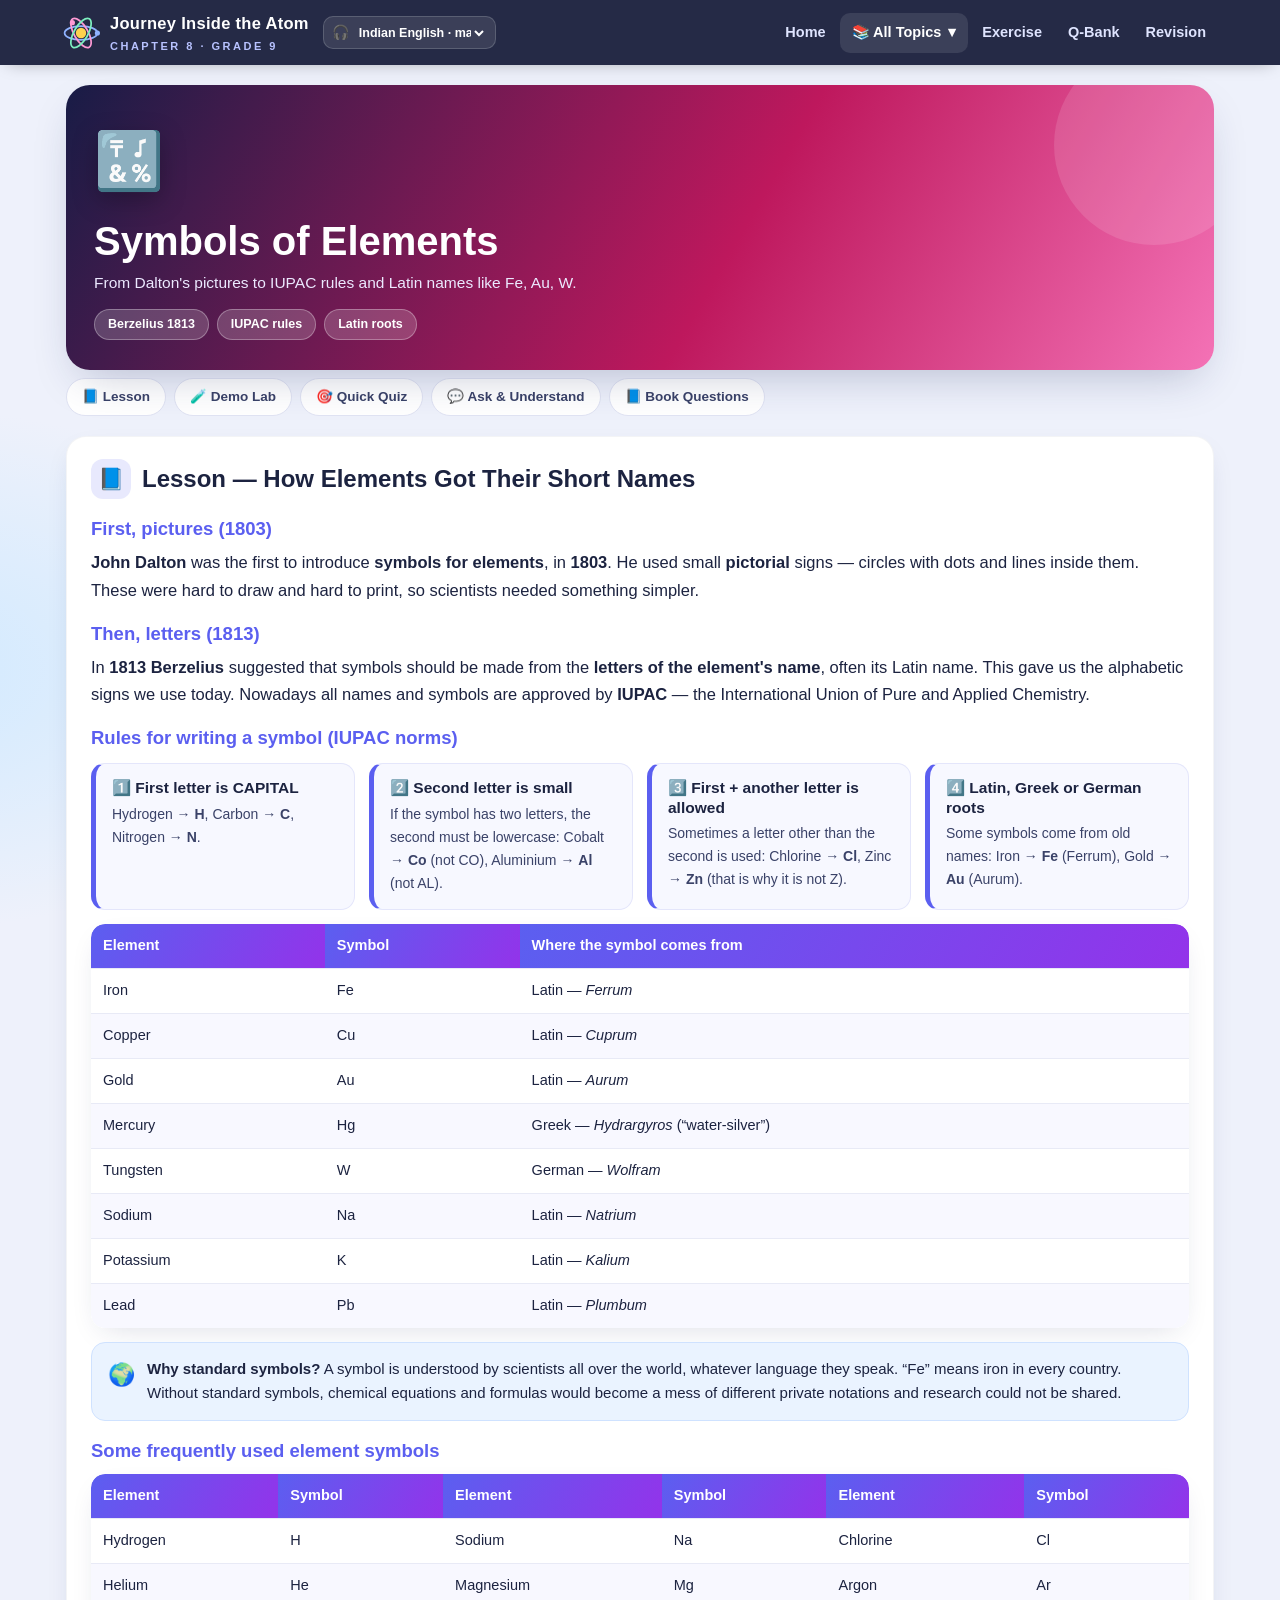
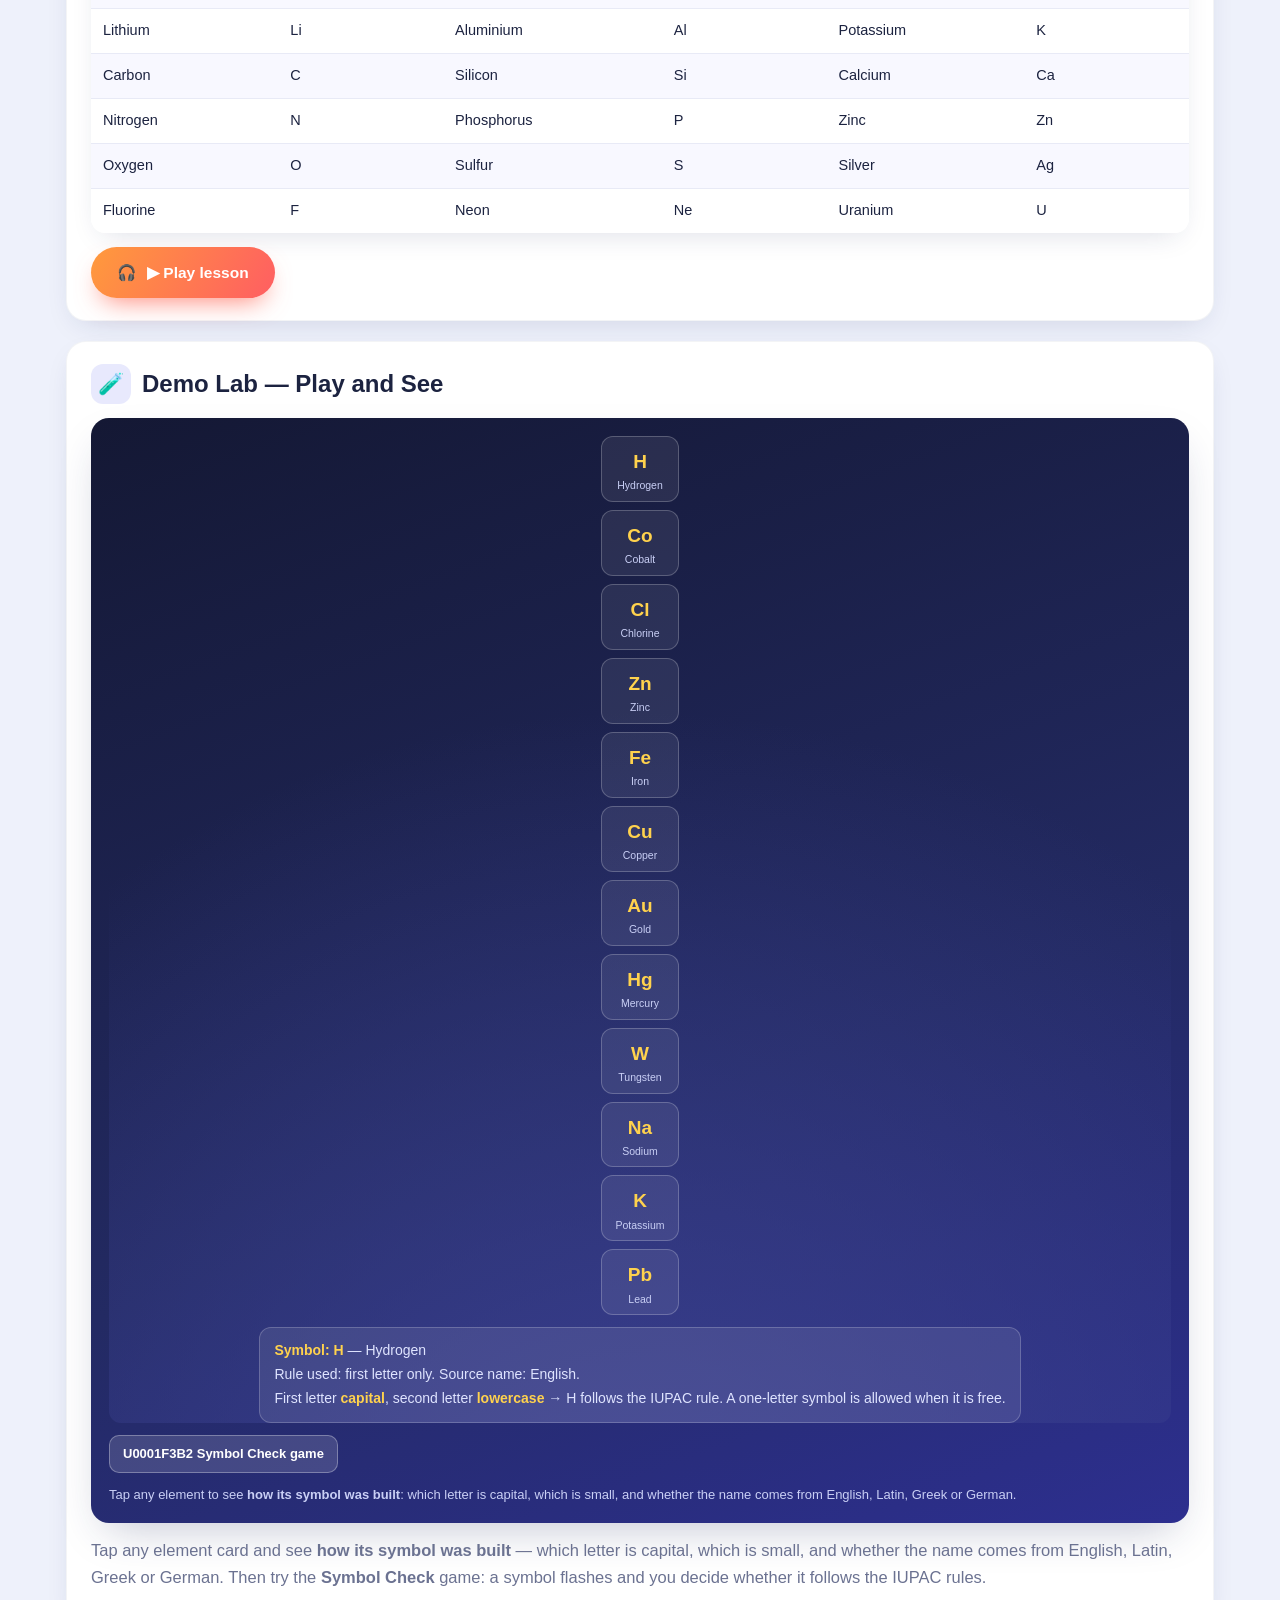
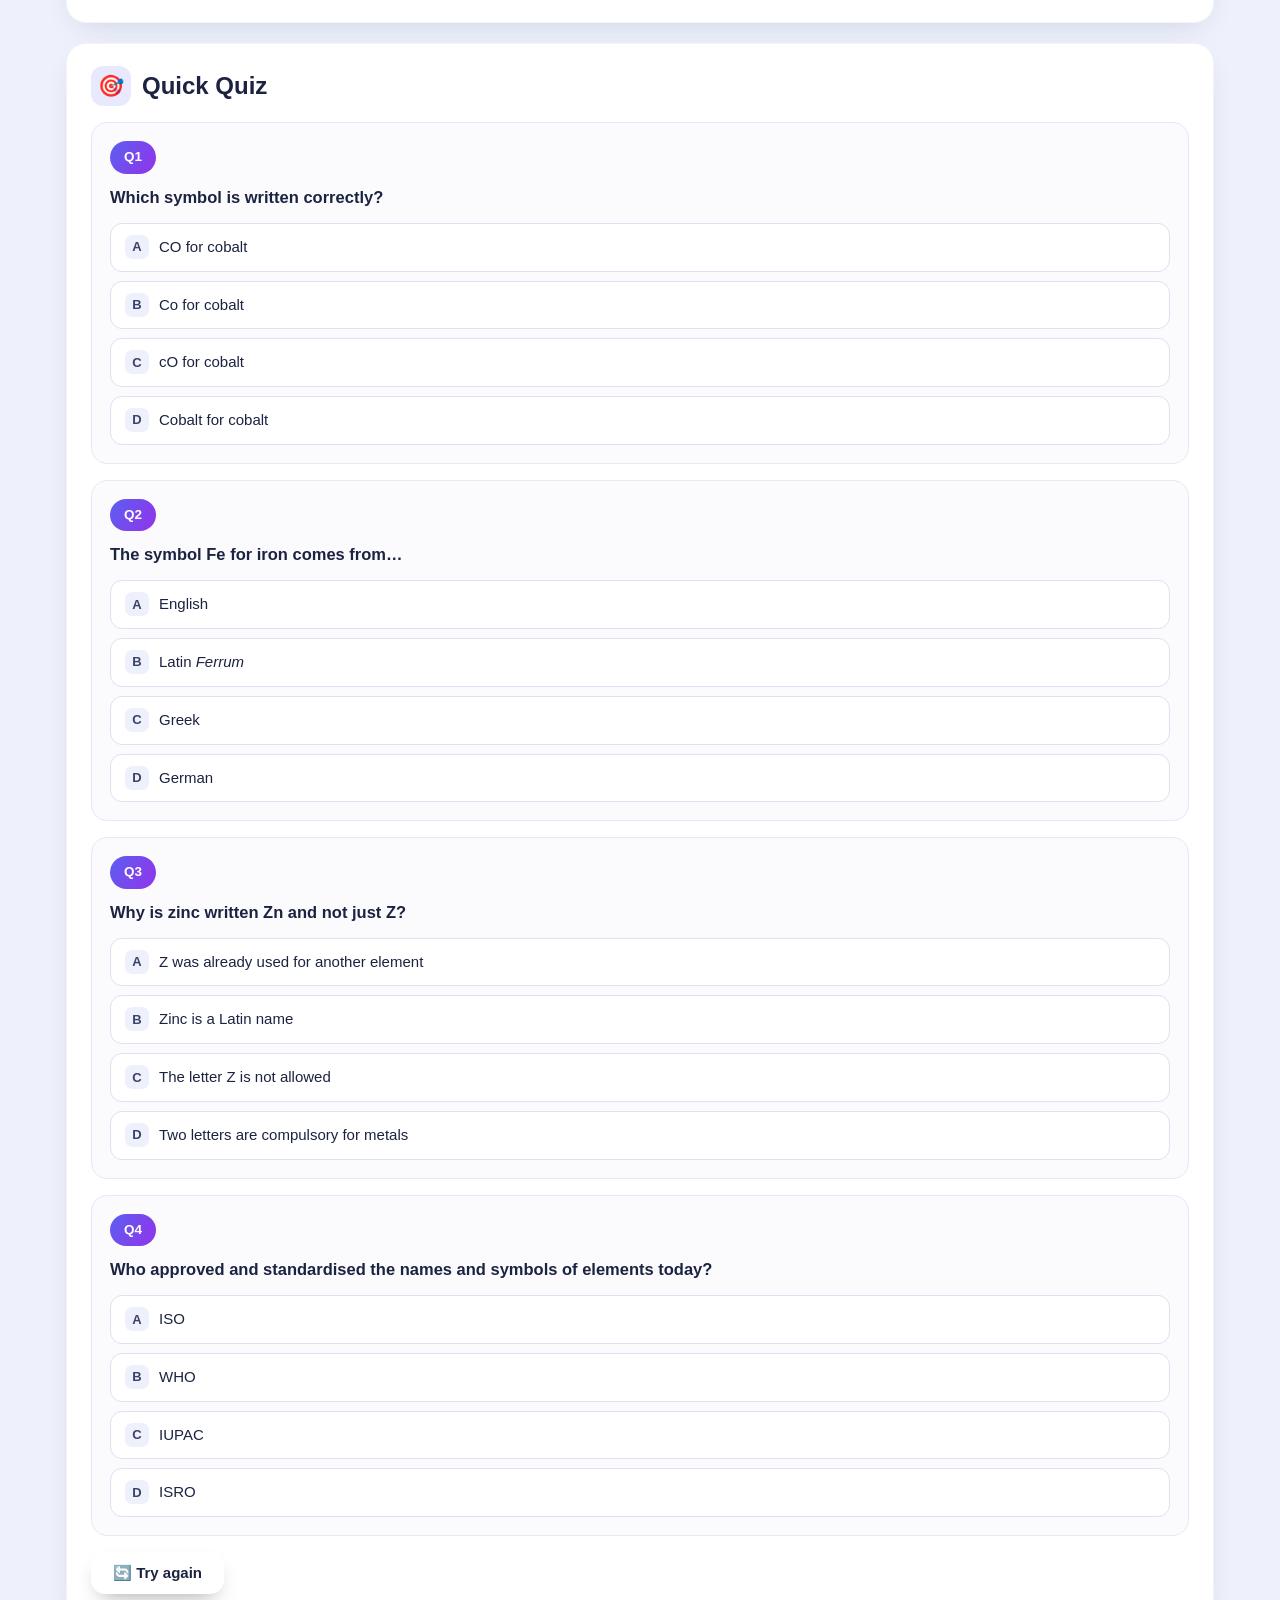
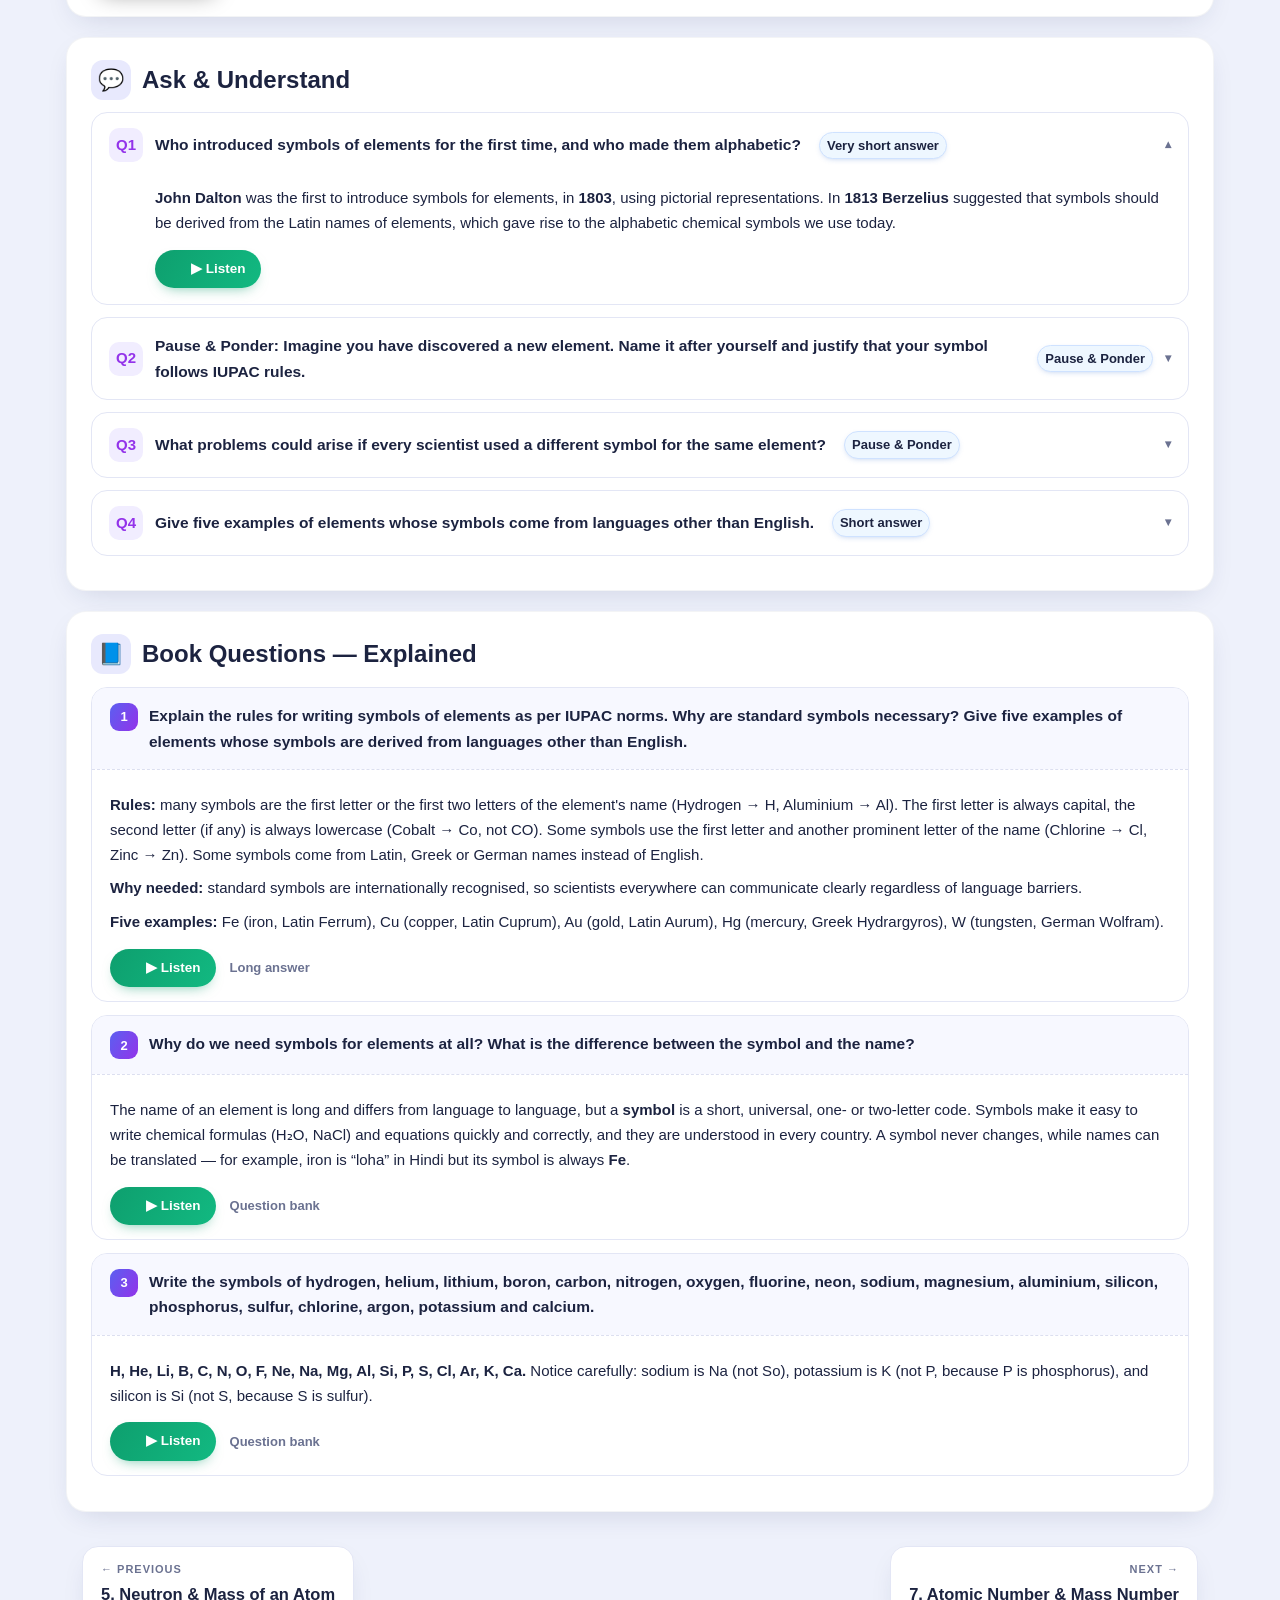
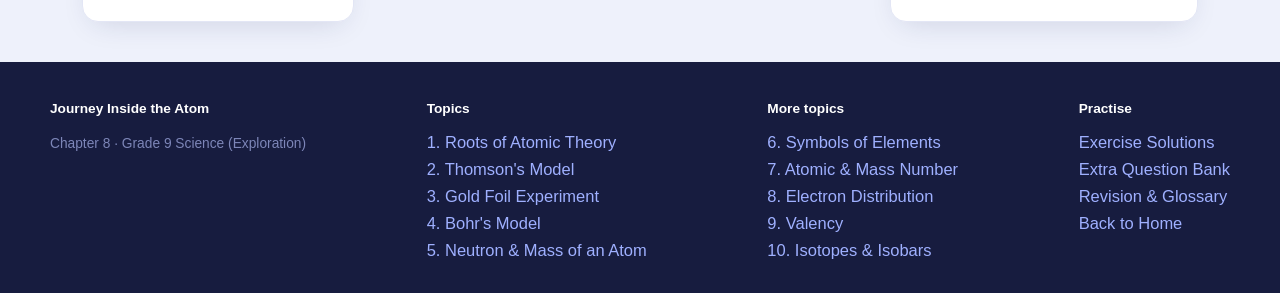
<file: topics/symbols.html>
<!DOCTYPE html>
<html lang="en">
<head>
<meta charset="utf-8">
<meta name="viewport" content="width=device-width, initial-scale=1, viewport-fit=cover">
<meta name="theme-color" content="#20245f">
<title>Symbols of Elements · Journey Inside the Atom</title>
<meta name="description" content="Chapter 8 Journey Inside the Atom — Symbols of Elements">
<link rel="stylesheet" href="../assets/css/style.css">

</head>
<body>
<div class="progress" aria-hidden="true"></div>
<div class="nav">
  <div class="nav-in">
    <a class="brand" href="../index.html">
      <svg class="logo" viewBox="0 0 44 44" aria-hidden="true">
        <circle cx="22" cy="22" r="6" fill="#ffd24d"/>
        <ellipse cx="22" cy="22" rx="19" ry="8" fill="none" stroke="#8fb2ff" stroke-width="2"/>
        <ellipse cx="22" cy="22" rx="19" ry="8" fill="none" stroke="#ff9ad5" stroke-width="2" transform="rotate(60 22 22)"/>
        <ellipse cx="22" cy="22" rx="19" ry="8" fill="none" stroke="#7ef0c0" stroke-width="2" transform="rotate(120 22 22)"/>
        <circle cx="41" cy="22" r="3" fill="#8fb2ff"/><circle cx="12" cy="10" r="3" fill="#ff9ad5"/>
      </svg>
      <span>Journey Inside the Atom<small>CHAPTER 8 · GRADE 9</small></span>
    </a>
    <div class="voice-pick" title="Narration voice used for every audio clip">
      <span class="vp-ico">🎧</span>
      <select id="voiceSel" aria-label="Choose narration voice">
        <option value="en-IN-male">Indian English · male</option>
      </select>
    </div>
    <div class="nav-links">
      <a href="../index.html" class="desk">Home</a>
      <div class="drop"><button class="dd-btn" type="button" aria-expanded="false">📚 All Topics <span class="chev">▾</span></button><div class="drop-panel"><div class="grp">CHAPTER 8 · TOPICS</div><a href="../topics/roots.html" class=""><span class="dp-ico" style="background:#7c3aed1f">🏺</span><span>1. Roots of Atomic Theory</span></a><a href="../topics/thomson.html" class=""><span class="dp-ico" style="background:#2563eb1f">🔬</span><span>2. Thomson's Model</span></a><a href="../topics/goldfoil.html" class=""><span class="dp-ico" style="background:#d977061f">🥇</span><span>3. Gold Foil & Rutherford</span></a><a href="../topics/bohr.html" class=""><span class="dp-ico" style="background:#0891b21f">🛰️</span><span>4. Bohr's Model</span></a><a href="../topics/neutron.html" class=""><span class="dp-ico" style="background:#4f46e51f">⚪</span><span>5. Neutron & Mass</span></a><a href="../topics/symbols.html" class="on"><span class="dp-ico" style="background:#be185d1f">🔣</span><span>6. Symbols of Elements</span></a><a href="../topics/massnumber.html" class=""><span class="dp-ico" style="background:#0478571f">🔢</span><span>7. Atomic & Mass Number</span></a><a href="../topics/configuration.html" class=""><span class="dp-ico" style="background:#9333ea1f">🌀</span><span>8. Electron Distribution</span></a><a href="../topics/valency.html" class=""><span class="dp-ico" style="background:#dc26261f">🔗</span><span>9. Valency</span></a><a href="../topics/isotopes.html" class=""><span class="dp-ico" style="background:#0d94881f">⚖️</span><span>10. Isotopes & Isobars</span></a><div class="grp">PRACTISE</div><a href="../exercise.html"><span class="dp-ico" style="background:#fef3c7">📝</span><span>Exercise Solutions</span></a><a href="../questionbank.html"><span class="dp-ico" style="background:#dcfce7">🗃️</span><span>Extra Question Bank</span></a><a href="../revision.html"><span class="dp-ico" style="background:#e0e7ff">🧠</span><span>Revision &amp; Glossary</span></a></div></div>
      <a href="../exercise.html" class="desk">Exercise</a>
      <a href="../questionbank.html" class="desk">Q-Bank</a>
      <a href="../revision.html" class="desk">Revision</a>
      <button class="menu-btn" type="button" aria-expanded="false">☰ Menu</button>
    </div>
  </div>
</div>
<div class="wrap">
  <div class="thero" style="--acc:#be185d;--acc2:#f472b6;background:linear-gradient(120deg,#181c46,#be185d 58%,#f472b6)">
    <div class="big-ico">🔣</div>
    <h1>Symbols of Elements</h1>
    <p>From Dalton's pictures to IUPAC rules and Latin names like Fe, Au, W.</p>
    <div class="tags"><span>Berzelius 1813</span><span>IUPAC rules</span><span>Latin roots</span></div>
  </div>
  <div class="jumplinks"><a href="#lesson">📘 Lesson</a><a href="#lab">🧪 Demo Lab</a><a href="#quiz">🎯 Quick Quiz</a><a href="#faq">💬 Ask &amp; Understand</a><a href="#bookqa">📘 Book Questions</a></div>
</div><div class="wrap "><section class="card reveal " id="lesson"><h2><span class="ico">📘</span>Lesson — How Elements Got Their Short Names</h2>
<h3>First, pictures (1803)</h3>
<p><b>John Dalton</b> was the first to introduce <b>symbols for elements</b>, in <b>1803</b>. He used
small <b>pictorial</b> signs — circles with dots and lines inside them. These were hard to draw and
hard to print, so scientists needed something simpler.</p>

<h3>Then, letters (1813)</h3>
<p>In <b>1813</b> <b>Berzelius</b> suggested that symbols should be made from the <b>letters of the
element's name</b>, often its Latin name. This gave us the alphabetic signs we use today. Nowadays all
names and symbols are approved by <b>IUPAC</b> — the International Union of Pure and Applied
Chemistry.</p>

<h3>Rules for writing a symbol (IUPAC norms)</h3>
<div class="learn">
  <div class="lc"><h4>1️⃣ First letter is CAPITAL</h4><p>Hydrogen → <b>H</b>,
  Carbon → <b>C</b>, Nitrogen → <b>N</b>.</p></div>
  <div class="lc"><h4>2️⃣ Second letter is small</h4><p>If the symbol has two letters, the
  second must be lowercase: Cobalt → <b>Co</b> (not CO), Aluminium → <b>Al</b> (not AL).</p></div>
  <div class="lc"><h4>3️⃣ First + another letter is allowed</h4><p>Sometimes a letter other
  than the second is used: Chlorine → <b>Cl</b>, Zinc → <b>Zn</b> (that is why it is not Z).</p></div>
  <div class="lc"><h4>4️⃣ Latin, Greek or German roots</h4><p>Some symbols come from old
  names: Iron → <b>Fe</b> (Ferrum), Gold → <b>Au</b> (Aurum).</p></div>
</div>
<div class="tscroll"><table class=""><thead><tr><th>Element</th><th>Symbol</th><th>Where the symbol comes from</th></tr></thead><tbody><tr><td>Iron</td><td>Fe</td><td>Latin — <i>Ferrum</i></td></tr><tr><td>Copper</td><td>Cu</td><td>Latin — <i>Cuprum</i></td></tr><tr><td>Gold</td><td>Au</td><td>Latin — <i>Aurum</i></td></tr><tr><td>Mercury</td><td>Hg</td><td>Greek — <i>Hydrargyros</i> (“water-silver”)</td></tr><tr><td>Tungsten</td><td>W</td><td>German — <i>Wolfram</i></td></tr><tr><td>Sodium</td><td>Na</td><td>Latin — <i>Natrium</i></td></tr><tr><td>Potassium</td><td>K</td><td>Latin — <i>Kalium</i></td></tr><tr><td>Lead</td><td>Pb</td><td>Latin — <i>Plumbum</i></td></tr></tbody></table></div><div class="note blue"><span class="ni">🌍</span><div><b>Why standard symbols?</b> A symbol is understood by scientists all
over the world, whatever language they speak. “Fe” means iron in every country. Without
standard symbols, chemical equations and formulas would become a mess of different private notations
and research could not be shared.</div></div>
<h3>Some frequently used element symbols</h3>
<div class="tscroll"><table class=""><thead><tr><th>Element</th><th>Symbol</th><th>Element</th><th>Symbol</th><th>Element</th><th>Symbol</th></tr></thead><tbody><tr><td>Hydrogen</td><td>H</td><td>Sodium</td><td>Na</td><td>Chlorine</td><td>Cl</td></tr><tr><td>Helium</td><td>He</td><td>Magnesium</td><td>Mg</td><td>Argon</td><td>Ar</td></tr><tr><td>Lithium</td><td>Li</td><td>Aluminium</td><td>Al</td><td>Potassium</td><td>K</td></tr><tr><td>Carbon</td><td>C</td><td>Silicon</td><td>Si</td><td>Calcium</td><td>Ca</td></tr><tr><td>Nitrogen</td><td>N</td><td>Phosphorus</td><td>P</td><td>Zinc</td><td>Zn</td></tr><tr><td>Oxygen</td><td>O</td><td>Sulfur</td><td>S</td><td>Silver</td><td>Ag</td></tr><tr><td>Fluorine</td><td>F</td><td>Neon</td><td>Ne</td><td>Uranium</td><td>U</td></tr></tbody></table></div><div class="aud-row lesson-aud"><button class="aud-big" data-src="audio/t6_lesson.mp3" type="button" aria-label="▶ Play lesson">🎧<span class="lbl">▶ Play lesson</span></button></div></section><section class="card reveal" id="lab"><h2><span class="ico">🧪</span>Demo Lab — Play and See</h2><div class="demo" data-demo="symbols"><div class="stage"></div><div class="lab-bar"></div><div class="cap"></div></div><p class="mut">Tap any element card and see <b>how its symbol was built</b> — which letter is
capital, which is small, and whether the name comes from English, Latin, Greek or German. Then try the
<b>Symbol Check</b> game: a symbol flashes and you decide whether it follows the IUPAC rules.</p></section><section class="card reveal " id="quiz"><h2><span class="ico">🎯</span>Quick Quiz</h2><div class="quizbox" id="quiz_symbols"><div class="q-item" data-ans="1" data-done="0"><div class="q-no">Q1</div><div class="q-text">Which symbol is written correctly?</div><div class="opts"><button class="opt" type="button" data-exp="The first letter must be a capital and the second must be lowercase. So cobalt is &lt;b&gt;Co&lt;/b&gt;. “CO” would wrongly look like carbon + oxygen."><span class="key">A</span><span>CO for cobalt</span></button><button class="opt" type="button" data-exp="The first letter must be a capital and the second must be lowercase. So cobalt is &lt;b&gt;Co&lt;/b&gt;. “CO” would wrongly look like carbon + oxygen."><span class="key">B</span><span>Co for cobalt</span></button><button class="opt" type="button" data-exp="The first letter must be a capital and the second must be lowercase. So cobalt is &lt;b&gt;Co&lt;/b&gt;. “CO” would wrongly look like carbon + oxygen."><span class="key">C</span><span>cO for cobalt</span></button><button class="opt" type="button" data-exp="The first letter must be a capital and the second must be lowercase. So cobalt is &lt;b&gt;Co&lt;/b&gt;. “CO” would wrongly look like carbon + oxygen."><span class="key">D</span><span>Cobalt for cobalt</span></button></div><div class="feedback"></div></div><div class="q-item" data-ans="1" data-done="0"><div class="q-no">Q2</div><div class="q-text">The symbol <b>Fe</b> for iron comes from…</div><div class="opts"><button class="opt" type="button" data-exp="Fe comes from the Latin name &lt;i&gt;Ferrum&lt;/i&gt;. Similarly Au (gold) comes from &lt;i&gt;Aurum&lt;/i&gt;, Cu (copper) from &lt;i&gt;Cuprum&lt;/i&gt;."><span class="key">A</span><span>English</span></button><button class="opt" type="button" data-exp="Fe comes from the Latin name &lt;i&gt;Ferrum&lt;/i&gt;. Similarly Au (gold) comes from &lt;i&gt;Aurum&lt;/i&gt;, Cu (copper) from &lt;i&gt;Cuprum&lt;/i&gt;."><span class="key">B</span><span>Latin <i>Ferrum</i></span></button><button class="opt" type="button" data-exp="Fe comes from the Latin name &lt;i&gt;Ferrum&lt;/i&gt;. Similarly Au (gold) comes from &lt;i&gt;Aurum&lt;/i&gt;, Cu (copper) from &lt;i&gt;Cuprum&lt;/i&gt;."><span class="key">C</span><span>Greek</span></button><button class="opt" type="button" data-exp="Fe comes from the Latin name &lt;i&gt;Ferrum&lt;/i&gt;. Similarly Au (gold) comes from &lt;i&gt;Aurum&lt;/i&gt;, Cu (copper) from &lt;i&gt;Cuprum&lt;/i&gt;."><span class="key">D</span><span>German</span></button></div><div class="feedback"></div></div><div class="q-item" data-ans="0" data-done="0"><div class="q-no">Q3</div><div class="q-text">Why is zinc written <b>Zn</b> and not just <b>Z</b>?</div><div class="opts"><button class="opt" type="button" data-exp="A single letter cannot be used if it is already taken by another element. The rules also allow the first letter plus a more prominent letter of the name, so zinc became &lt;b&gt;Zn&lt;/b&gt; with a capital Z and a small n."><span class="key">A</span><span>Z was already used for another element</span></button><button class="opt" type="button" data-exp="A single letter cannot be used if it is already taken by another element. The rules also allow the first letter plus a more prominent letter of the name, so zinc became &lt;b&gt;Zn&lt;/b&gt; with a capital Z and a small n."><span class="key">B</span><span>Zinc is a Latin name</span></button><button class="opt" type="button" data-exp="A single letter cannot be used if it is already taken by another element. The rules also allow the first letter plus a more prominent letter of the name, so zinc became &lt;b&gt;Zn&lt;/b&gt; with a capital Z and a small n."><span class="key">C</span><span>The letter Z is not allowed</span></button><button class="opt" type="button" data-exp="A single letter cannot be used if it is already taken by another element. The rules also allow the first letter plus a more prominent letter of the name, so zinc became &lt;b&gt;Zn&lt;/b&gt; with a capital Z and a small n."><span class="key">D</span><span>Two letters are compulsory for metals</span></button></div><div class="feedback"></div></div><div class="q-item" data-ans="2" data-done="0"><div class="q-no">Q4</div><div class="q-text">Who approved and standardised the names and symbols of elements today?</div><div class="opts"><button class="opt" type="button" data-exp="IUPAC — the International Union of Pure and Applied Chemistry — approves all element names and symbols, so that they are the same everywhere in the world."><span class="key">A</span><span>ISO</span></button><button class="opt" type="button" data-exp="IUPAC — the International Union of Pure and Applied Chemistry — approves all element names and symbols, so that they are the same everywhere in the world."><span class="key">B</span><span>WHO</span></button><button class="opt" type="button" data-exp="IUPAC — the International Union of Pure and Applied Chemistry — approves all element names and symbols, so that they are the same everywhere in the world."><span class="key">C</span><span>IUPAC</span></button><button class="opt" type="button" data-exp="IUPAC — the International Union of Pure and Applied Chemistry — approves all element names and symbols, so that they are the same everywhere in the world."><span class="key">D</span><span>ISRO</span></button></div><div class="feedback"></div></div><div class="aud-row"><button class="btn quiz-reset" type="button" data-target="quiz_symbols">🔄 Try again</button></div></div></section><section class="card reveal " id="faq"><h2><span class="ico">💬</span>Ask &amp; Understand</h2><details class="faq" open><summary><span class="fq-ico">Q1</span><span>Who introduced symbols of elements for the first time, and who made them alphabetic?</span><span class="qchip">Very short answer</span><span class="chev">▾</span></summary><div class="fbody"><p><b>John Dalton</b> was the first to introduce symbols for elements, in <b>1803</b>, using pictorial representations. In <b>1813</b> <b>Berzelius</b> suggested that symbols should be derived from the Latin names of elements, which gave rise to the alphabetic chemical symbols we use today.</p><div class="aud-row"><button class="aud-btn" data-src="audio/t6_faq1.mp3" type="button" aria-label="▶ Listen"><span class="wave"><i></i><i></i><i></i></span><span class="lbl">▶ Listen</span></button></div></div></details><details class="faq"><summary><span class="fq-ico">Q2</span><span><b>Pause &amp; Ponder:</b> Imagine you have discovered a new element. Name it after yourself and justify that your symbol follows IUPAC rules.</span><span class="qchip">Pause &amp; Ponder</span><span class="chev">▾</span></summary><div class="fbody"><p><b>Example:</b> let the scientist's name be “Aryan”. The element could be called <b>Aryanium</b> with the symbol <b>Ay</b>.</p><p><b>Justification:</b> the first letter ‘A’ is written as a capital — follows IUPAC rules; the second letter ‘y’ is written in lowercase — follows IUPAC rules; the symbol uses the first two letters of the element's name; and the combination “Ay” does not clash with an existing element symbol.</p><div class="aud-row"><button class="aud-btn" data-src="audio/t6_faq2.mp3" type="button" aria-label="▶ Listen"><span class="wave"><i></i><i></i><i></i></span><span class="lbl">▶ Listen</span></button></div></div></details><details class="faq"><summary><span class="fq-ico">Q3</span><span>What problems could arise if every scientist used a different symbol for the same element?</span><span class="qchip">Pause &amp; Ponder</span><span class="chev">▾</span></summary><div class="fbody"><p>There would be great confusion in scientific communication worldwide.</p><ul><li>Scientists from different countries could not understand each other's papers and findings.</li><li>Chemical equations and formulas would become inconsistent and unreadable.</li><li>Errors could occur in experiments, industry and medicine — which can be dangerous.</li><li>International collaboration and sharing of knowledge would become impossible.</li><li>The same element could have hundreds of different symbols, so there would be no universal language of science.</li></ul><div class="aud-row"><button class="aud-btn" data-src="audio/t6_faq3.mp3" type="button" aria-label="▶ Listen"><span class="wave"><i></i><i></i><i></i></span><span class="lbl">▶ Listen</span></button></div></div></details><details class="faq"><summary><span class="fq-ico">Q4</span><span>Give five examples of elements whose symbols come from languages other than English.</span><span class="qchip">Short answer</span><span class="chev">▾</span></summary><div class="fbody"><p>• Iron → <b>Fe</b> (Latin <i>Ferrum</i>) &nbsp;• Copper → <b>Cu</b> (Latin <i>Cuprum</i>) &nbsp;• Gold → <b>Au</b> (Latin <i>Aurum</i>) &nbsp;• Mercury → <b>Hg</b> (Greek <i>Hydrargyros</i>) &nbsp;• Tungsten → <b>W</b> (German <i>Wolfram</i>).</p><div class="aud-row"><button class="aud-btn" data-src="audio/t6_faq4.mp3" type="button" aria-label="▶ Listen"><span class="wave"><i></i><i></i><i></i></span><span class="lbl">▶ Listen</span></button></div></div></details></section><section class="card reveal " id="bookqa"><h2><span class="ico">📘</span>Book Questions — Explained</h2><div class="bq"><div class="bq-q"><span class="qn">1</span><span>Explain the rules for writing symbols of elements as per IUPAC norms. Why are standard symbols necessary? Give five examples of elements whose symbols are derived from languages other than English.</span></div><div class="bq-a"><p><b>Rules:</b> many symbols are the first letter or the first two letters of the element's name (Hydrogen → H, Aluminium → Al). The first letter is always capital, the second letter (if any) is always lowercase (Cobalt → Co, not CO). Some symbols use the first letter and another prominent letter of the name (Chlorine → Cl, Zinc → Zn). Some symbols come from Latin, Greek or German names instead of English.</p><p><b>Why needed:</b> standard symbols are internationally recognised, so scientists everywhere can communicate clearly regardless of language barriers.</p><p><b>Five examples:</b> Fe (iron, Latin Ferrum), Cu (copper, Latin Cuprum), Au (gold, Latin Aurum), Hg (mercury, Greek Hydrargyros), W (tungsten, German Wolfram).</p><div class="aud-row"><button class="aud-btn" data-src="audio/t6_bq1.mp3" type="button" aria-label="▶ Listen"><span class="wave"><i></i><i></i><i></i></span><span class="lbl">▶ Listen</span></button><span class="meta">Long answer</span></div></div></div><div class="bq"><div class="bq-q"><span class="qn">2</span><span>Why do we need symbols for elements at all? What is the difference between the symbol and the name?</span></div><div class="bq-a"><p>The name of an element is long and differs from language to language, but a <b>symbol</b> is a short, universal, one- or two-letter code. Symbols make it easy to write chemical formulas (H₂O, NaCl) and equations quickly and correctly, and they are understood in every country. A symbol never changes, while names can be translated — for example, iron is “loha” in Hindi but its symbol is always <b>Fe</b>.</p><div class="aud-row"><button class="aud-btn" data-src="audio/t6_bq2.mp3" type="button" aria-label="▶ Listen"><span class="wave"><i></i><i></i><i></i></span><span class="lbl">▶ Listen</span></button><span class="meta">Question bank</span></div></div></div><div class="bq"><div class="bq-q"><span class="qn">3</span><span>Write the symbols of hydrogen, helium, lithium, boron, carbon, nitrogen, oxygen, fluorine, neon, sodium, magnesium, aluminium, silicon, phosphorus, sulfur, chlorine, argon, potassium and calcium.</span></div><div class="bq-a"><p><b>H, He, Li, B, C, N, O, F, Ne, Na, Mg, Al, Si, P, S, Cl, Ar, K, Ca.</b> Notice carefully: sodium is Na (not So), potassium is K (not P, because P is phosphorus), and silicon is Si (not S, because S is sulfur).</p><div class="aud-row"><button class="aud-btn" data-src="audio/t6_bq3.mp3" type="button" aria-label="▶ Listen"><span class="wave"><i></i><i></i><i></i></span><span class="lbl">▶ Listen</span></button><span class="meta">Question bank</span></div></div></div></section><div class="wrap"><div class="pn"><a class="prev" href="neutron.html"><small>← PREVIOUS</small><b>5. Neutron & Mass of an Atom</b></a><div class="next-wrap" style="margin-left:auto"><a class="next" href="massnumber.html"><small>NEXT →</small><b>7. Atomic Number & Mass Number</b></a></div></div></div></div>
<footer>
  <div class="foot-in">
    <div>
      <h5>Journey Inside the Atom</h5>
      <small>Chapter 8 · Grade 9 Science (Exploration)</small>
    </div>
    <div>
      <h5>Topics</h5>
      <a href="../topics/roots.html">1. Roots of Atomic Theory</a><br>
      <a href="../topics/thomson.html">2. Thomson's Model</a><br>
      <a href="../topics/goldfoil.html">3. Gold Foil Experiment</a><br>
      <a href="../topics/bohr.html">4. Bohr's Model</a><br>
      <a href="../topics/neutron.html">5. Neutron &amp; Mass of an Atom</a>
    </div>
    <div>
      <h5>More topics</h5>
      <a href="../topics/symbols.html">6. Symbols of Elements</a><br>
      <a href="../topics/massnumber.html">7. Atomic &amp; Mass Number</a><br>
      <a href="../topics/configuration.html">8. Electron Distribution</a><br>
      <a href="../topics/valency.html">9. Valency</a><br>
      <a href="../topics/isotopes.html">10. Isotopes &amp; Isobars</a>
    </div>
    <div>
      <h5>Practise</h5>
      <a href="../exercise.html">Exercise Solutions</a><br>
      <a href="../questionbank.html">Extra Question Bank</a><br>
      <a href="../revision.html">Revision &amp; Glossary</a><br>
      <a href="../index.html">Back to Home</a>
    </div>
  </div>
</footer>
<button class="back-top" type="button" aria-label="Back to top">↑</button>
<script src="../assets/js/main.js"></script>
<script src="../assets/js/demos.js"></script>
</body>
</html>
</file>
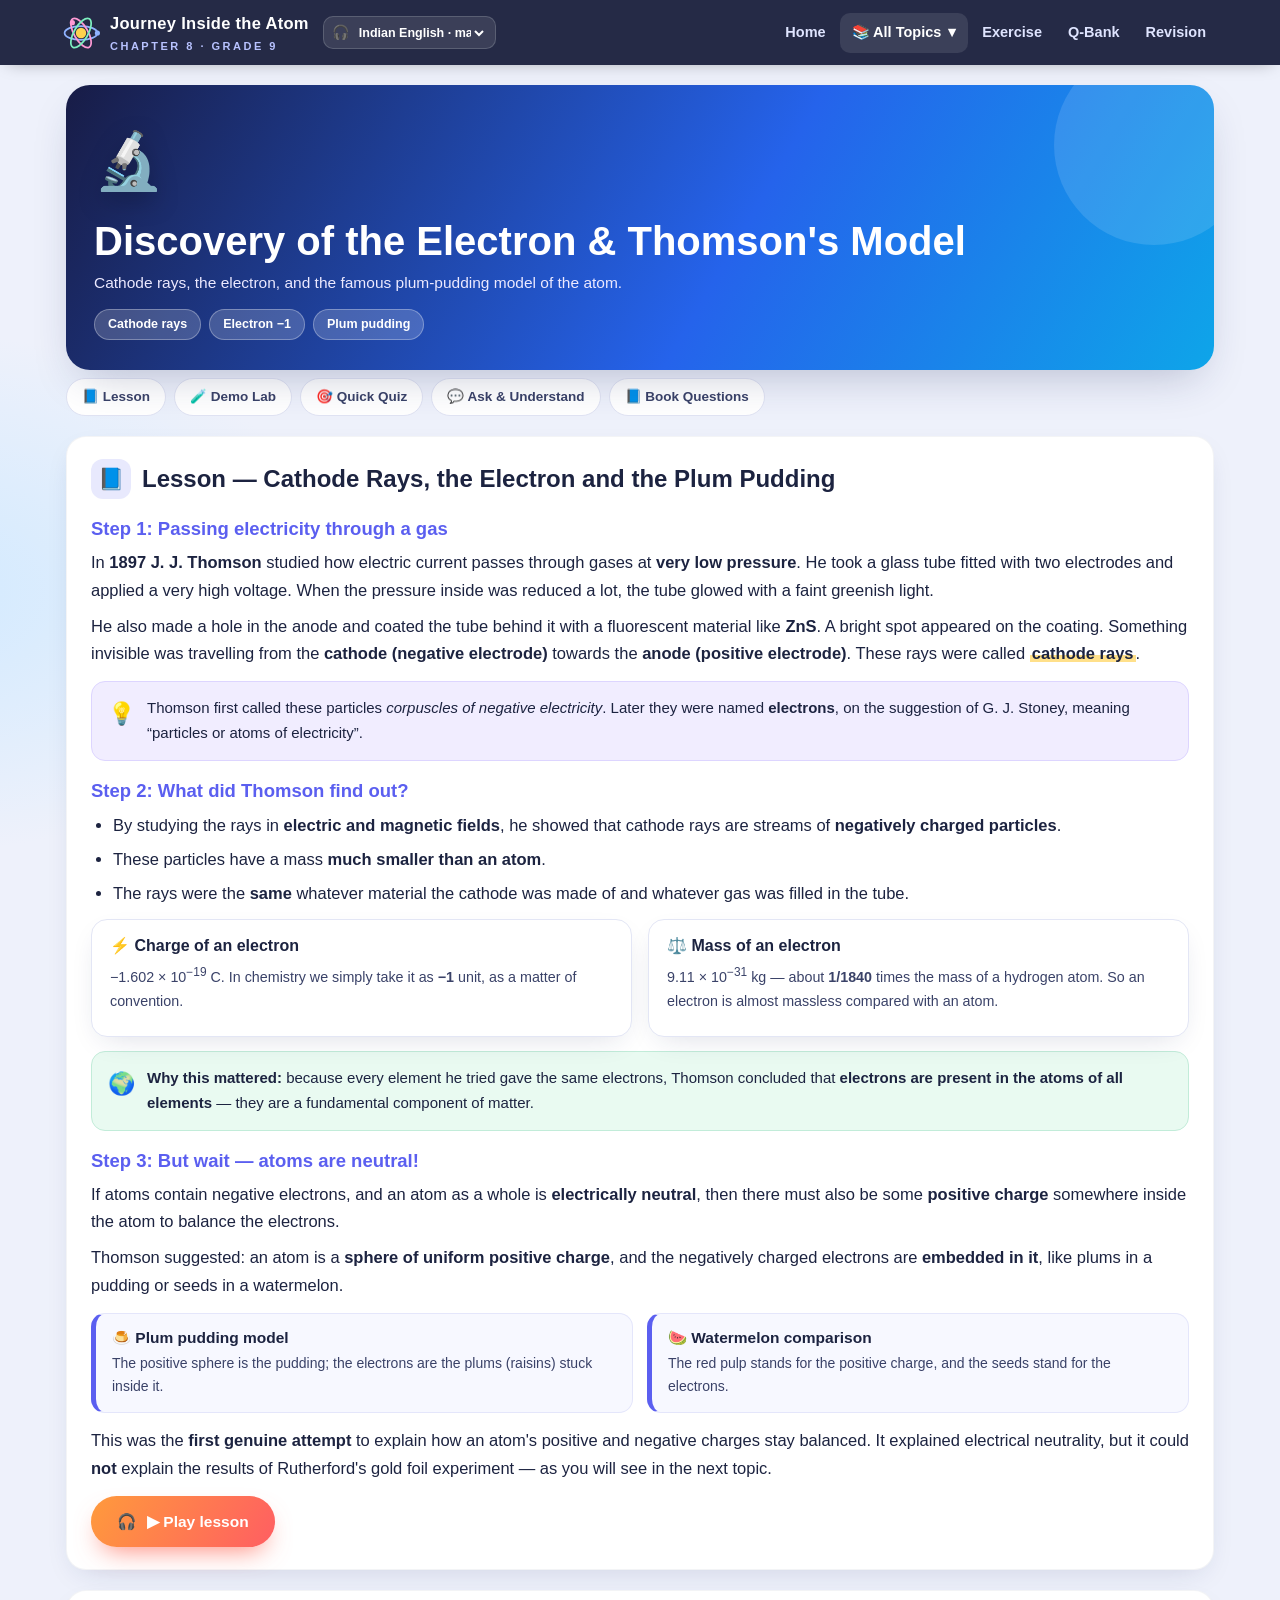
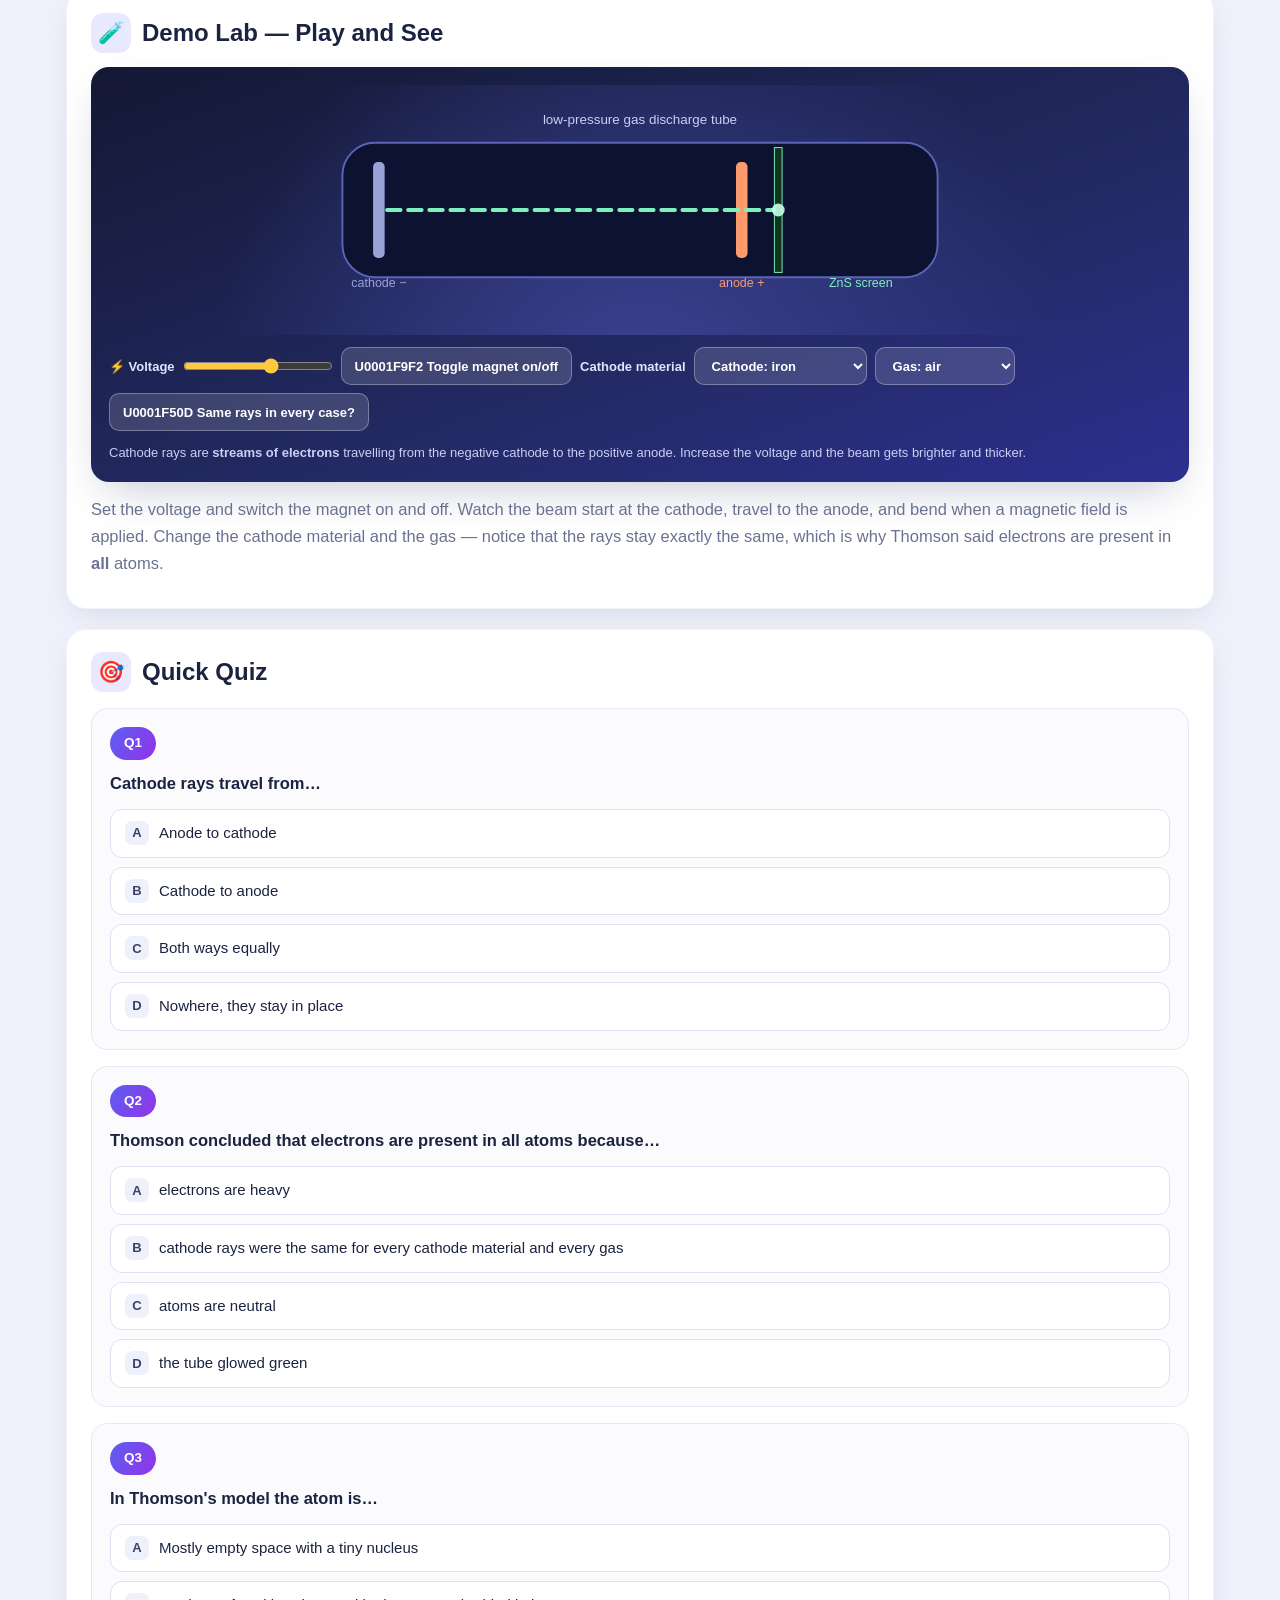
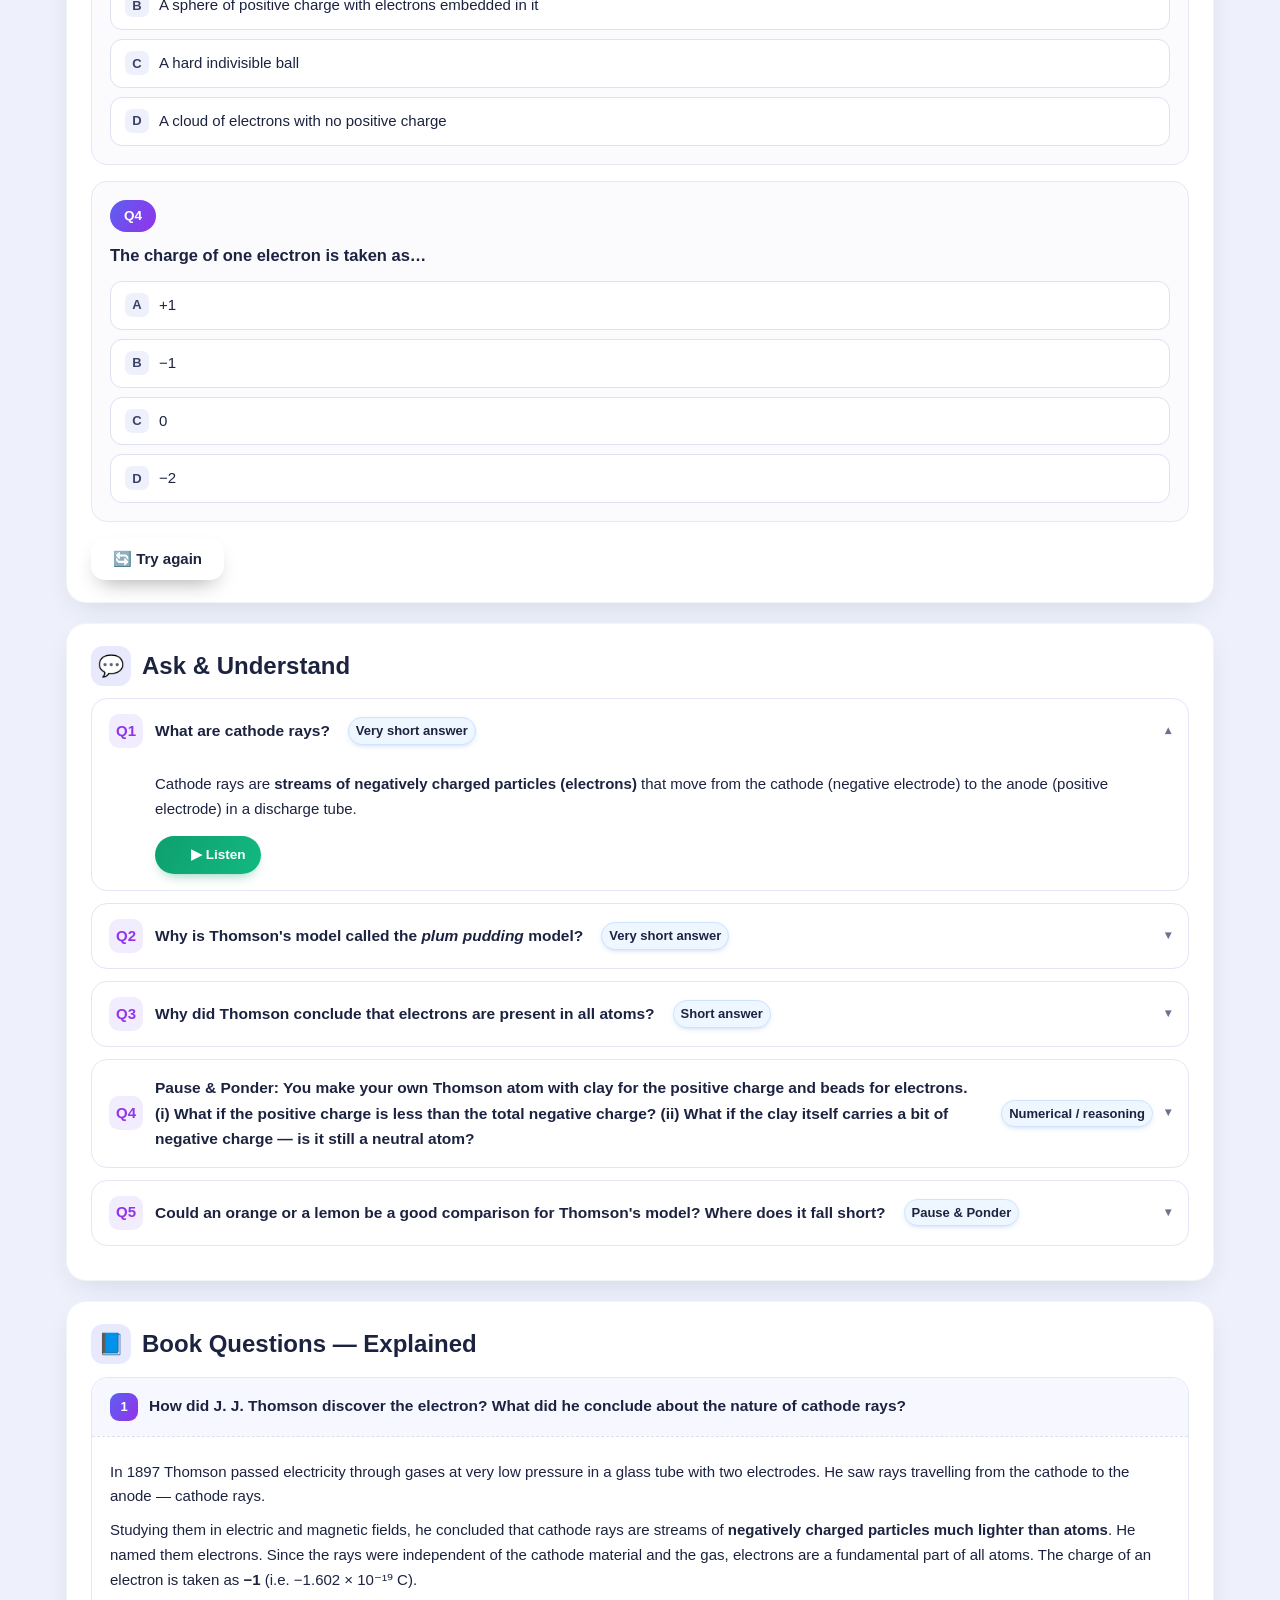
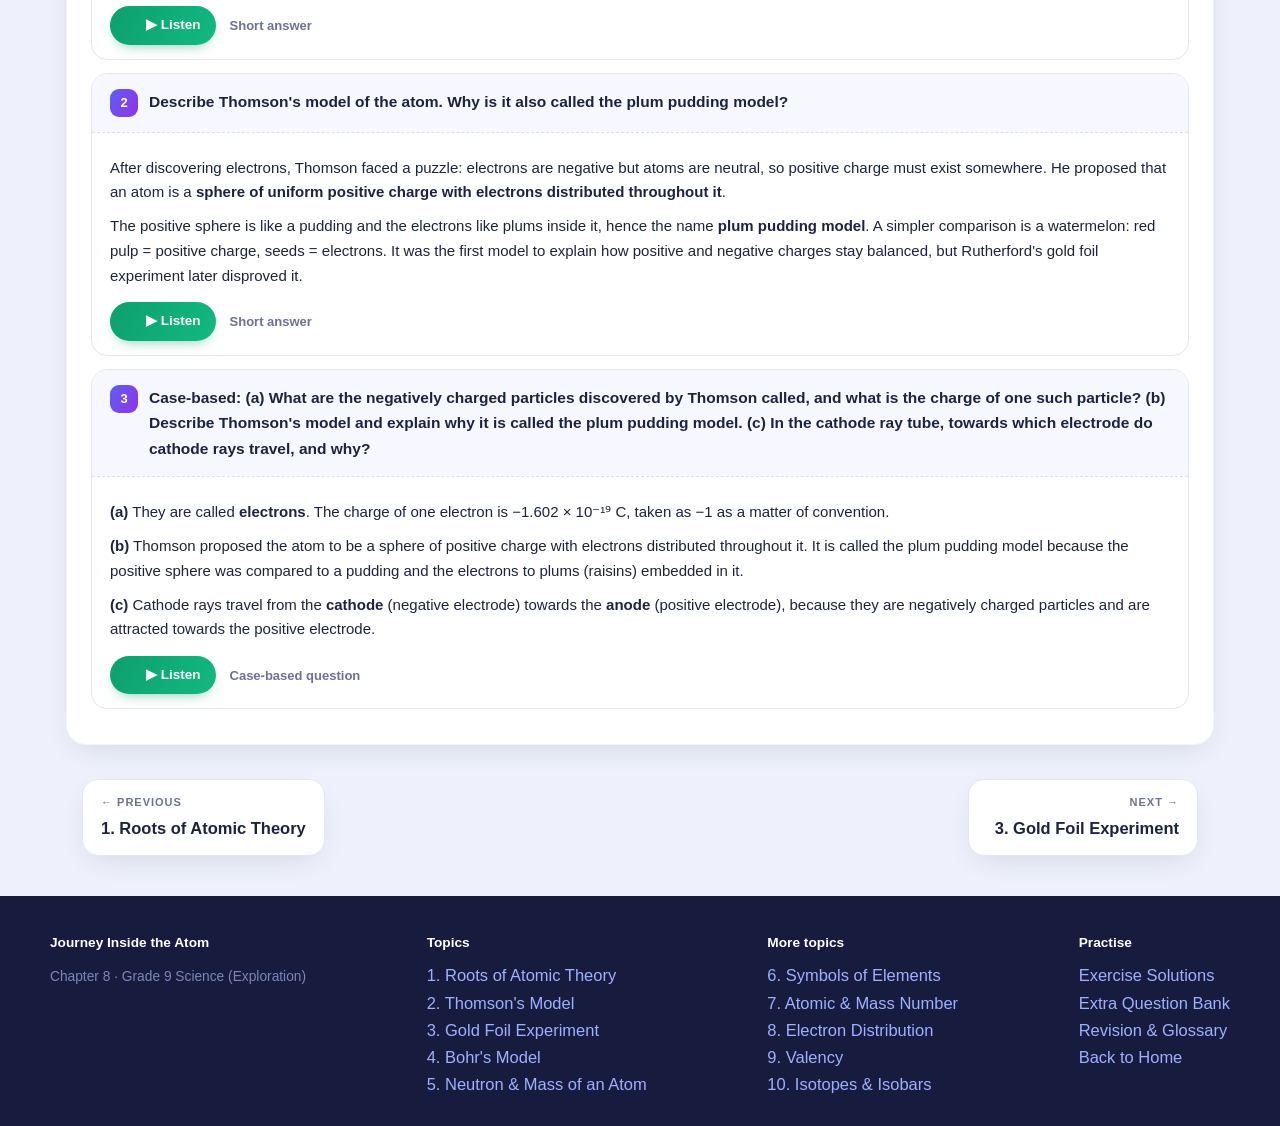
<file: topics/thomson.html>
<!DOCTYPE html>
<html lang="en">
<head>
<meta charset="utf-8">
<meta name="viewport" content="width=device-width, initial-scale=1, viewport-fit=cover">
<meta name="theme-color" content="#20245f">
<title>Discovery of the Electron &amp; Thomson's Model · Journey Inside the Atom</title>
<meta name="description" content="Chapter 8 Journey Inside the Atom — Discovery of the Electron &amp; Thomson's Model">
<link rel="stylesheet" href="../assets/css/style.css">

</head>
<body>
<div class="progress" aria-hidden="true"></div>
<div class="nav">
  <div class="nav-in">
    <a class="brand" href="../index.html">
      <svg class="logo" viewBox="0 0 44 44" aria-hidden="true">
        <circle cx="22" cy="22" r="6" fill="#ffd24d"/>
        <ellipse cx="22" cy="22" rx="19" ry="8" fill="none" stroke="#8fb2ff" stroke-width="2"/>
        <ellipse cx="22" cy="22" rx="19" ry="8" fill="none" stroke="#ff9ad5" stroke-width="2" transform="rotate(60 22 22)"/>
        <ellipse cx="22" cy="22" rx="19" ry="8" fill="none" stroke="#7ef0c0" stroke-width="2" transform="rotate(120 22 22)"/>
        <circle cx="41" cy="22" r="3" fill="#8fb2ff"/><circle cx="12" cy="10" r="3" fill="#ff9ad5"/>
      </svg>
      <span>Journey Inside the Atom<small>CHAPTER 8 · GRADE 9</small></span>
    </a>
    <div class="voice-pick" title="Narration voice used for every audio clip">
      <span class="vp-ico">🎧</span>
      <select id="voiceSel" aria-label="Choose narration voice">
        <option value="en-IN-male">Indian English · male</option>
      </select>
    </div>
    <div class="nav-links">
      <a href="../index.html" class="desk">Home</a>
      <div class="drop"><button class="dd-btn" type="button" aria-expanded="false">📚 All Topics <span class="chev">▾</span></button><div class="drop-panel"><div class="grp">CHAPTER 8 · TOPICS</div><a href="../topics/roots.html" class=""><span class="dp-ico" style="background:#7c3aed1f">🏺</span><span>1. Roots of Atomic Theory</span></a><a href="../topics/thomson.html" class="on"><span class="dp-ico" style="background:#2563eb1f">🔬</span><span>2. Thomson's Model</span></a><a href="../topics/goldfoil.html" class=""><span class="dp-ico" style="background:#d977061f">🥇</span><span>3. Gold Foil & Rutherford</span></a><a href="../topics/bohr.html" class=""><span class="dp-ico" style="background:#0891b21f">🛰️</span><span>4. Bohr's Model</span></a><a href="../topics/neutron.html" class=""><span class="dp-ico" style="background:#4f46e51f">⚪</span><span>5. Neutron & Mass</span></a><a href="../topics/symbols.html" class=""><span class="dp-ico" style="background:#be185d1f">🔣</span><span>6. Symbols of Elements</span></a><a href="../topics/massnumber.html" class=""><span class="dp-ico" style="background:#0478571f">🔢</span><span>7. Atomic & Mass Number</span></a><a href="../topics/configuration.html" class=""><span class="dp-ico" style="background:#9333ea1f">🌀</span><span>8. Electron Distribution</span></a><a href="../topics/valency.html" class=""><span class="dp-ico" style="background:#dc26261f">🔗</span><span>9. Valency</span></a><a href="../topics/isotopes.html" class=""><span class="dp-ico" style="background:#0d94881f">⚖️</span><span>10. Isotopes & Isobars</span></a><div class="grp">PRACTISE</div><a href="../exercise.html"><span class="dp-ico" style="background:#fef3c7">📝</span><span>Exercise Solutions</span></a><a href="../questionbank.html"><span class="dp-ico" style="background:#dcfce7">🗃️</span><span>Extra Question Bank</span></a><a href="../revision.html"><span class="dp-ico" style="background:#e0e7ff">🧠</span><span>Revision &amp; Glossary</span></a></div></div>
      <a href="../exercise.html" class="desk">Exercise</a>
      <a href="../questionbank.html" class="desk">Q-Bank</a>
      <a href="../revision.html" class="desk">Revision</a>
      <button class="menu-btn" type="button" aria-expanded="false">☰ Menu</button>
    </div>
  </div>
</div>
<div class="wrap">
  <div class="thero" style="--acc:#2563eb;--acc2:#0ea5e9;background:linear-gradient(120deg,#181c46,#2563eb 58%,#0ea5e9)">
    <div class="big-ico">🔬</div>
    <h1>Discovery of the Electron & Thomson's Model</h1>
    <p>Cathode rays, the electron, and the famous plum-pudding model of the atom.</p>
    <div class="tags"><span>Cathode rays</span><span>Electron −1</span><span>Plum pudding</span></div>
  </div>
  <div class="jumplinks"><a href="#lesson">📘 Lesson</a><a href="#lab">🧪 Demo Lab</a><a href="#quiz">🎯 Quick Quiz</a><a href="#faq">💬 Ask &amp; Understand</a><a href="#bookqa">📘 Book Questions</a></div>
</div><div class="wrap "><section class="card reveal " id="lesson"><h2><span class="ico">📘</span>Lesson — Cathode Rays, the Electron and the Plum Pudding</h2>
<h3>Step 1: Passing electricity through a gas</h3>
<p>In <b>1897</b> <b>J. J. Thomson</b> studied how electric current passes through gases at
<b>very low pressure</b>. He took a glass tube fitted with two electrodes and applied a very high
voltage. When the pressure inside was reduced a lot, the tube glowed with a faint greenish light.</p>
<p>He also made a hole in the anode and coated the tube behind it with a fluorescent material like
<b>ZnS</b>. A bright spot appeared on the coating. Something invisible was travelling from the
<b>cathode (negative electrode)</b> towards the <b>anode (positive electrode)</b>. These rays were
called <span class="hl">cathode rays</span>.</p>
<div class="note purple"><span class="ni">💡</span><div>Thomson first called these particles <i>corpuscles of negative
electricity</i>. Later they were named <b>electrons</b>, on the suggestion of G. J. Stoney, meaning
“particles or atoms of electricity”.</div></div>
<h3>Step 2: What did Thomson find out?</h3>
<ul>
  <li>By studying the rays in <b>electric and magnetic fields</b>, he showed that cathode rays are
  streams of <b>negatively charged particles</b>.</li>
  <li>These particles have a mass <b>much smaller than an atom</b>.</li>
  <li>The rays were the <b>same</b> whatever material the cathode was made of and whatever gas was
  filled in the tube.</li>
</ul>
<div class="grid2">
  <div class="mini-card"><h4>⚡ Charge of an electron</h4>
    <p>−1.602 × 10<sup>−19</sup> C. In chemistry we simply take it as <b>−1</b> unit,
    as a matter of convention.</p></div>
  <div class="mini-card"><h4>⚖️ Mass of an electron</h4>
  <p>9.11 × 10<sup>−31</sup> kg — about <b>1/1840</b> times the mass of a hydrogen atom.
  So an electron is almost massless compared with an atom.</p></div>
</div>
<div class="note green"><span class="ni">🌍</span><div><b>Why this mattered:</b> because every element he tried gave the
same electrons, Thomson concluded that <b>electrons are present in the atoms of all elements</b> —
they are a fundamental component of matter.</div></div>
<h3>Step 3: But wait — atoms are neutral!</h3>
<p>If atoms contain negative electrons, and an atom as a whole is <b>electrically neutral</b>, then
there must also be some <b>positive charge</b> somewhere inside the atom to balance the electrons.</p>
<p>Thomson suggested: an atom is a <b>sphere of uniform positive charge</b>, and the negatively
charged electrons are <b>embedded in it</b>, like plums in a pudding or seeds in a watermelon.</p>
<div class="learn">
  <div class="lc"><h4>🍮 Plum pudding model</h4><p>The positive sphere is the pudding; the
  electrons are the plums (raisins) stuck inside it.</p></div>
  <div class="lc"><h4>🍉 Watermelon comparison</h4><p>The red pulp stands for the positive
  charge, and the seeds stand for the electrons.</p></div>
</div>
<p>This was the <b>first genuine attempt</b> to explain how an atom's positive and negative charges
stay balanced. It explained electrical neutrality, but it could <b>not</b> explain the results of
Rutherford's gold foil experiment — as you will see in the next topic.</p>
<div class="aud-row lesson-aud"><button class="aud-big" data-src="audio/t2_lesson.mp3" type="button" aria-label="▶ Play lesson">🎧<span class="lbl">▶ Play lesson</span></button></div></section><section class="card reveal" id="lab"><h2><span class="ico">🧪</span>Demo Lab — Play and See</h2><div class="demo" data-demo="thomson"><div class="stage"></div><div class="lab-bar"></div><div class="cap"></div></div><p class="mut">Set the voltage and switch the magnet on
and off. Watch the beam start at the cathode, travel to the anode, and bend when a magnetic field
is applied. Change the cathode material and the gas — notice that the rays stay exactly the same,
which is why Thomson said electrons are present in <b>all</b> atoms.</p></section><section class="card reveal " id="quiz"><h2><span class="ico">🎯</span>Quick Quiz</h2><div class="quizbox" id="quiz_thomson"><div class="q-item" data-ans="1" data-done="0"><div class="q-no">Q1</div><div class="q-text">Cathode rays travel from…</div><div class="opts"><button class="opt" type="button" data-exp="Cathode rays are streams of negatively charged particles (electrons) moving from the cathode (negative electrode) to the anode (positive electrode) inside a discharge tube."><span class="key">A</span><span>Anode to cathode</span></button><button class="opt" type="button" data-exp="Cathode rays are streams of negatively charged particles (electrons) moving from the cathode (negative electrode) to the anode (positive electrode) inside a discharge tube."><span class="key">B</span><span>Cathode to anode</span></button><button class="opt" type="button" data-exp="Cathode rays are streams of negatively charged particles (electrons) moving from the cathode (negative electrode) to the anode (positive electrode) inside a discharge tube."><span class="key">C</span><span>Both ways equally</span></button><button class="opt" type="button" data-exp="Cathode rays are streams of negatively charged particles (electrons) moving from the cathode (negative electrode) to the anode (positive electrode) inside a discharge tube."><span class="key">D</span><span>Nowhere, they stay in place</span></button></div><div class="feedback"></div></div><div class="q-item" data-ans="1" data-done="0"><div class="q-no">Q2</div><div class="q-text">Thomson concluded that electrons are present in all atoms because…</div><div class="opts"><button class="opt" type="button" data-exp="The nature of cathode rays did not depend on the material of the cathode or the gas used. The same negative particles came from every substance, so electrons must be a fundamental component of all atoms."><span class="key">A</span><span>electrons are heavy</span></button><button class="opt" type="button" data-exp="The nature of cathode rays did not depend on the material of the cathode or the gas used. The same negative particles came from every substance, so electrons must be a fundamental component of all atoms."><span class="key">B</span><span>cathode rays were the same for every cathode material and every gas</span></button><button class="opt" type="button" data-exp="The nature of cathode rays did not depend on the material of the cathode or the gas used. The same negative particles came from every substance, so electrons must be a fundamental component of all atoms."><span class="key">C</span><span>atoms are neutral</span></button><button class="opt" type="button" data-exp="The nature of cathode rays did not depend on the material of the cathode or the gas used. The same negative particles came from every substance, so electrons must be a fundamental component of all atoms."><span class="key">D</span><span>the tube glowed green</span></button></div><div class="feedback"></div></div><div class="q-item" data-ans="1" data-done="0"><div class="q-no">Q3</div><div class="q-text">In Thomson's model the atom is…</div><div class="opts"><button class="opt" type="button" data-exp="Thomson's plum-pudding model: a sphere of uniform positive charge with electrons embedded throughout it, to explain why the atom is neutral overall."><span class="key">A</span><span>Mostly empty space with a tiny nucleus</span></button><button class="opt" type="button" data-exp="Thomson's plum-pudding model: a sphere of uniform positive charge with electrons embedded throughout it, to explain why the atom is neutral overall."><span class="key">B</span><span>A sphere of positive charge with electrons embedded in it</span></button><button class="opt" type="button" data-exp="Thomson's plum-pudding model: a sphere of uniform positive charge with electrons embedded throughout it, to explain why the atom is neutral overall."><span class="key">C</span><span>A hard indivisible ball</span></button><button class="opt" type="button" data-exp="Thomson's plum-pudding model: a sphere of uniform positive charge with electrons embedded throughout it, to explain why the atom is neutral overall."><span class="key">D</span><span>A cloud of electrons with no positive charge</span></button></div><div class="feedback"></div></div><div class="q-item" data-ans="1" data-done="0"><div class="q-no">Q4</div><div class="q-text">The charge of one electron is taken as…</div><div class="opts"><button class="opt" type="button" data-exp="One electron carries −1.602 × 10⁻¹⁹ C of charge, which we take as &lt;b&gt;−1&lt;/b&gt; unit by convention."><span class="key">A</span><span>+1</span></button><button class="opt" type="button" data-exp="One electron carries −1.602 × 10⁻¹⁹ C of charge, which we take as &lt;b&gt;−1&lt;/b&gt; unit by convention."><span class="key">B</span><span>−1</span></button><button class="opt" type="button" data-exp="One electron carries −1.602 × 10⁻¹⁹ C of charge, which we take as &lt;b&gt;−1&lt;/b&gt; unit by convention."><span class="key">C</span><span>0</span></button><button class="opt" type="button" data-exp="One electron carries −1.602 × 10⁻¹⁹ C of charge, which we take as &lt;b&gt;−1&lt;/b&gt; unit by convention."><span class="key">D</span><span>−2</span></button></div><div class="feedback"></div></div><div class="aud-row"><button class="btn quiz-reset" type="button" data-target="quiz_thomson">🔄 Try again</button></div></div></section><section class="card reveal " id="faq"><h2><span class="ico">💬</span>Ask &amp; Understand</h2><details class="faq" open><summary><span class="fq-ico">Q1</span><span>What are cathode rays?</span><span class="qchip">Very short answer</span><span class="chev">▾</span></summary><div class="fbody"><p>Cathode rays are <b>streams of negatively charged particles (electrons)</b> that move from the cathode (negative electrode) to the anode (positive electrode) in a discharge tube.</p><div class="aud-row"><button class="aud-btn" data-src="audio/t2_faq1.mp3" type="button" aria-label="▶ Listen"><span class="wave"><i></i><i></i><i></i></span><span class="lbl">▶ Listen</span></button></div></div></details><details class="faq"><summary><span class="fq-ico">Q2</span><span>Why is Thomson's model called the <i>plum pudding</i> model?</span><span class="qchip">Very short answer</span><span class="chev">▾</span></summary><div class="fbody"><p>Thomson proposed the atom as a sphere of positive charge with electrons distributed throughout it — just like plums (raisins) embedded in a pudding. So the model is called the <b>plum pudding model</b>. The same idea is compared with a watermelon: red pulp = positive charge, seeds = electrons.</p><div class="aud-row"><button class="aud-btn" data-src="audio/t2_faq2.mp3" type="button" aria-label="▶ Listen"><span class="wave"><i></i><i></i><i></i></span><span class="lbl">▶ Listen</span></button></div></div></details><details class="faq"><summary><span class="fq-ico">Q3</span><span>Why did Thomson conclude that electrons are present in all atoms?</span><span class="qchip">Short answer</span><span class="chev">▾</span></summary><div class="fbody"><p>Cathode rays (streams of electrons) were produced <b>regardless of the material used for the cathode or the gas filled in the tube</b>. Since the same negatively charged particles came out of any material under any condition, Thomson concluded that electrons are a fundamental and common component present in all atoms of all elements.</p><div class="aud-row"><button class="aud-btn" data-src="audio/t2_faq3.mp3" type="button" aria-label="▶ Listen"><span class="wave"><i></i><i></i><i></i></span><span class="lbl">▶ Listen</span></button></div></div></details><details class="faq"><summary><span class="fq-ico">Q4</span><span><b>Pause &amp; Ponder:</b> You make your own Thomson atom with clay for the positive charge and beads for electrons. (i) What if the positive charge is <b>less</b> than the total negative charge? (ii) What if the clay itself carries a bit of <b>negative</b> charge — is it still a neutral atom?</span><span class="qchip">Numerical / reasoning</span><span class="chev">▾</span></summary><div class="fbody"><p><b>(i)</b> The atom would not be electrically neutral. It would have a net <b>negative</b> charge and behave like a negative ion. In a real atom the total positive charge always equals the total negative charge.</p><p><b>(ii)</b> No. Now <i>both</i> the clay and the beads are negative, so there is no positive charge left to balance them. The model becomes entirely negative and does not represent a neutral atom.</p><div class="aud-row"><button class="aud-btn" data-src="audio/t2_faq4.mp3" type="button" aria-label="▶ Listen"><span class="wave"><i></i><i></i><i></i></span><span class="lbl">▶ Listen</span></button></div></div></details><details class="faq"><summary><span class="fq-ico">Q5</span><span>Could an orange or a lemon be a good comparison for Thomson's model? Where does it fall short?</span><span class="qchip">Pause &amp; Ponder</span><span class="chev">▾</span></summary><div class="fbody"><p><b>Where it matches:</b> the seeds embedded in the soft pulp look like electrons inside the positive sphere, and the fruit is roughly spherical like an atom.</p><p><b>Where it falls short:</b> in Thomson's model the electrons are spread <b>uniformly</b> through the positive sphere, while the seeds of an orange are clustered in compartments. Also the pulp is not uniformly positively charged — it is just neutral fruit pulp. So it is a nice picture, but not an accurate model.</p><div class="aud-row"><button class="aud-btn" data-src="audio/t2_faq5.mp3" type="button" aria-label="▶ Listen"><span class="wave"><i></i><i></i><i></i></span><span class="lbl">▶ Listen</span></button></div></div></details></section><section class="card reveal " id="bookqa"><h2><span class="ico">📘</span>Book Questions — Explained</h2><div class="bq"><div class="bq-q"><span class="qn">1</span><span>How did J. J. Thomson discover the electron? What did he conclude about the nature of cathode rays?</span></div><div class="bq-a"><p>In 1897 Thomson passed electricity through gases at very low pressure in a glass tube with two electrodes. He saw rays travelling from the cathode to the anode — cathode rays.</p><p>Studying them in electric and magnetic fields, he concluded that cathode rays are streams of <b>negatively charged particles much lighter than atoms</b>. He named them electrons. Since the rays were independent of the cathode material and the gas, electrons are a fundamental part of all atoms. The charge of an electron is taken as <b>−1</b> (i.e. −1.602 × 10⁻¹⁹ C).</p><div class="aud-row"><button class="aud-btn" data-src="audio/t2_bq1.mp3" type="button" aria-label="▶ Listen"><span class="wave"><i></i><i></i><i></i></span><span class="lbl">▶ Listen</span></button><span class="meta">Short answer</span></div></div></div><div class="bq"><div class="bq-q"><span class="qn">2</span><span>Describe Thomson's model of the atom. Why is it also called the plum pudding model?</span></div><div class="bq-a"><p>After discovering electrons, Thomson faced a puzzle: electrons are negative but atoms are neutral, so positive charge must exist somewhere. He proposed that an atom is a <b>sphere of uniform positive charge with electrons distributed throughout it</b>.</p><p>The positive sphere is like a pudding and the electrons like plums inside it, hence the name <b>plum pudding model</b>. A simpler comparison is a watermelon: red pulp = positive charge, seeds = electrons. It was the first model to explain how positive and negative charges stay balanced, but Rutherford's gold foil experiment later disproved it.</p><div class="aud-row"><button class="aud-btn" data-src="audio/t2_bq2.mp3" type="button" aria-label="▶ Listen"><span class="wave"><i></i><i></i><i></i></span><span class="lbl">▶ Listen</span></button><span class="meta">Short answer</span></div></div></div><div class="bq"><div class="bq-q"><span class="qn">3</span><span><b>Case-based:</b> (a) What are the negatively charged particles discovered by Thomson called, and what is the charge of one such particle? (b) Describe Thomson's model and explain why it is called the plum pudding model. (c) In the cathode ray tube, towards which electrode do cathode rays travel, and why?</span></div><div class="bq-a"><p><b>(a)</b> They are called <b>electrons</b>. The charge of one electron is −1.602 × 10⁻¹⁹ C, taken as −1 as a matter of convention.</p><p><b>(b)</b> Thomson proposed the atom to be a sphere of positive charge with electrons distributed throughout it. It is called the plum pudding model because the positive sphere was compared to a pudding and the electrons to plums (raisins) embedded in it.</p><p><b>(c)</b> Cathode rays travel from the <b>cathode</b> (negative electrode) towards the <b>anode</b> (positive electrode), because they are negatively charged particles and are attracted towards the positive electrode.</p><div class="aud-row"><button class="aud-btn" data-src="audio/t2_bq3.mp3" type="button" aria-label="▶ Listen"><span class="wave"><i></i><i></i><i></i></span><span class="lbl">▶ Listen</span></button><span class="meta">Case-based question</span></div></div></div></section><div class="wrap"><div class="pn"><a class="prev" href="roots.html"><small>← PREVIOUS</small><b>1. Roots of Atomic Theory</b></a><div class="next-wrap" style="margin-left:auto"><a class="next" href="goldfoil.html"><small>NEXT →</small><b>3. Gold Foil Experiment</b></a></div></div></div></div>
<footer>
  <div class="foot-in">
    <div>
      <h5>Journey Inside the Atom</h5>
      <small>Chapter 8 · Grade 9 Science (Exploration)</small>
    </div>
    <div>
      <h5>Topics</h5>
      <a href="../topics/roots.html">1. Roots of Atomic Theory</a><br>
      <a href="../topics/thomson.html">2. Thomson's Model</a><br>
      <a href="../topics/goldfoil.html">3. Gold Foil Experiment</a><br>
      <a href="../topics/bohr.html">4. Bohr's Model</a><br>
      <a href="../topics/neutron.html">5. Neutron &amp; Mass of an Atom</a>
    </div>
    <div>
      <h5>More topics</h5>
      <a href="../topics/symbols.html">6. Symbols of Elements</a><br>
      <a href="../topics/massnumber.html">7. Atomic &amp; Mass Number</a><br>
      <a href="../topics/configuration.html">8. Electron Distribution</a><br>
      <a href="../topics/valency.html">9. Valency</a><br>
      <a href="../topics/isotopes.html">10. Isotopes &amp; Isobars</a>
    </div>
    <div>
      <h5>Practise</h5>
      <a href="../exercise.html">Exercise Solutions</a><br>
      <a href="../questionbank.html">Extra Question Bank</a><br>
      <a href="../revision.html">Revision &amp; Glossary</a><br>
      <a href="../index.html">Back to Home</a>
    </div>
  </div>
</footer>
<button class="back-top" type="button" aria-label="Back to top">↑</button>
<script src="../assets/js/main.js"></script>
<script src="../assets/js/demos.js"></script>
</body>
</html>
</file>
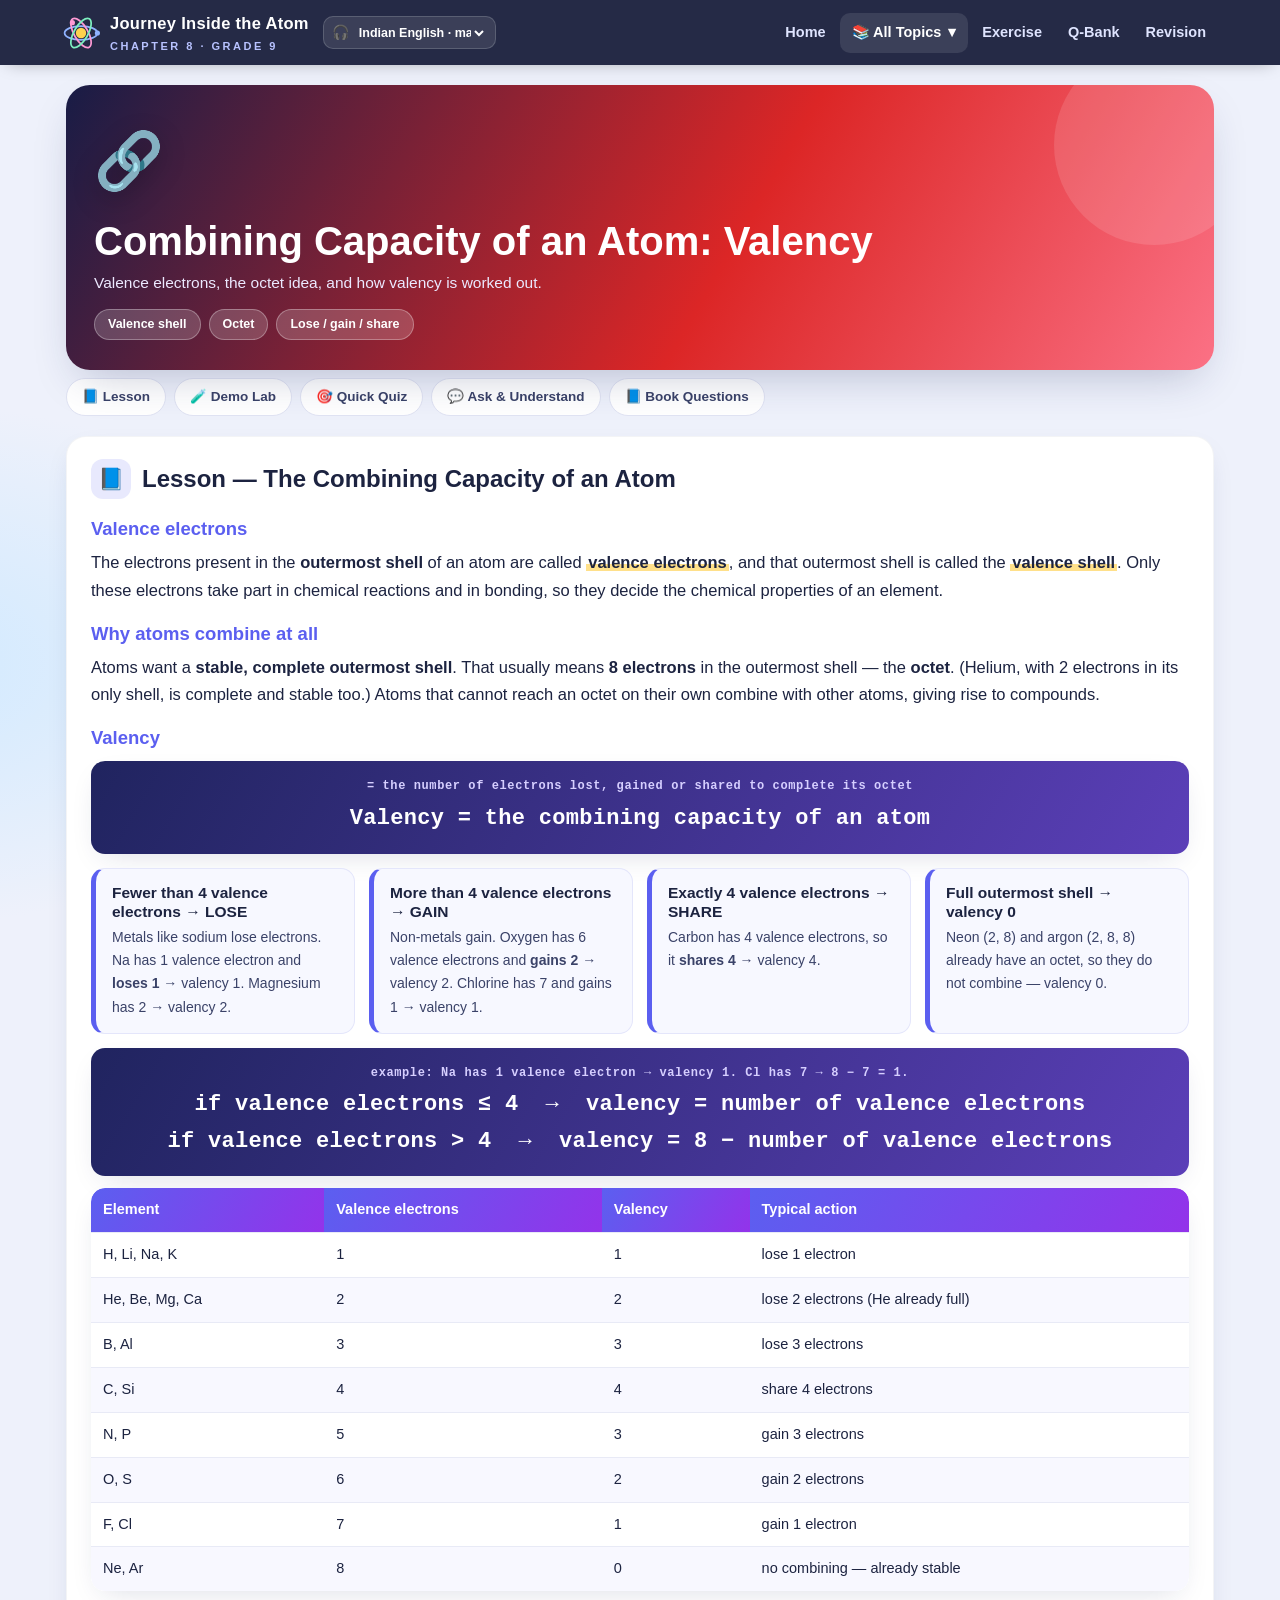
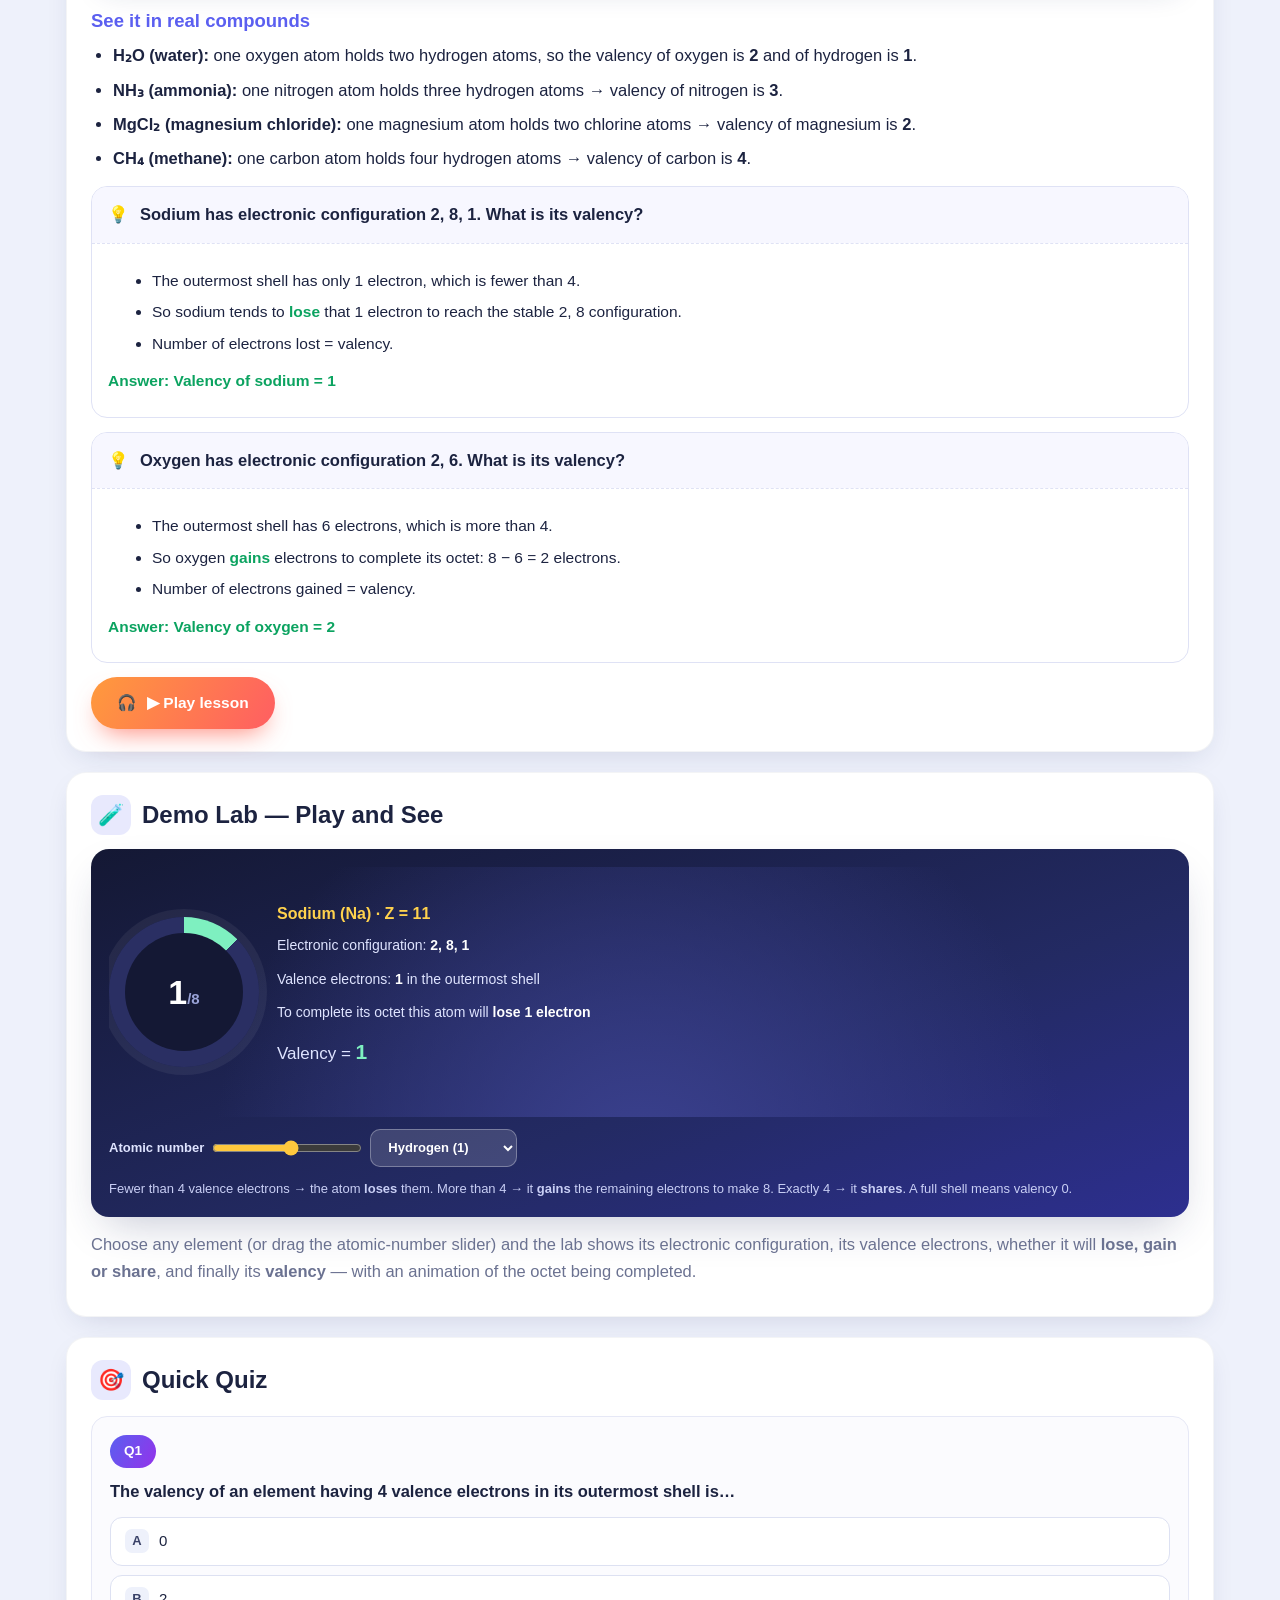
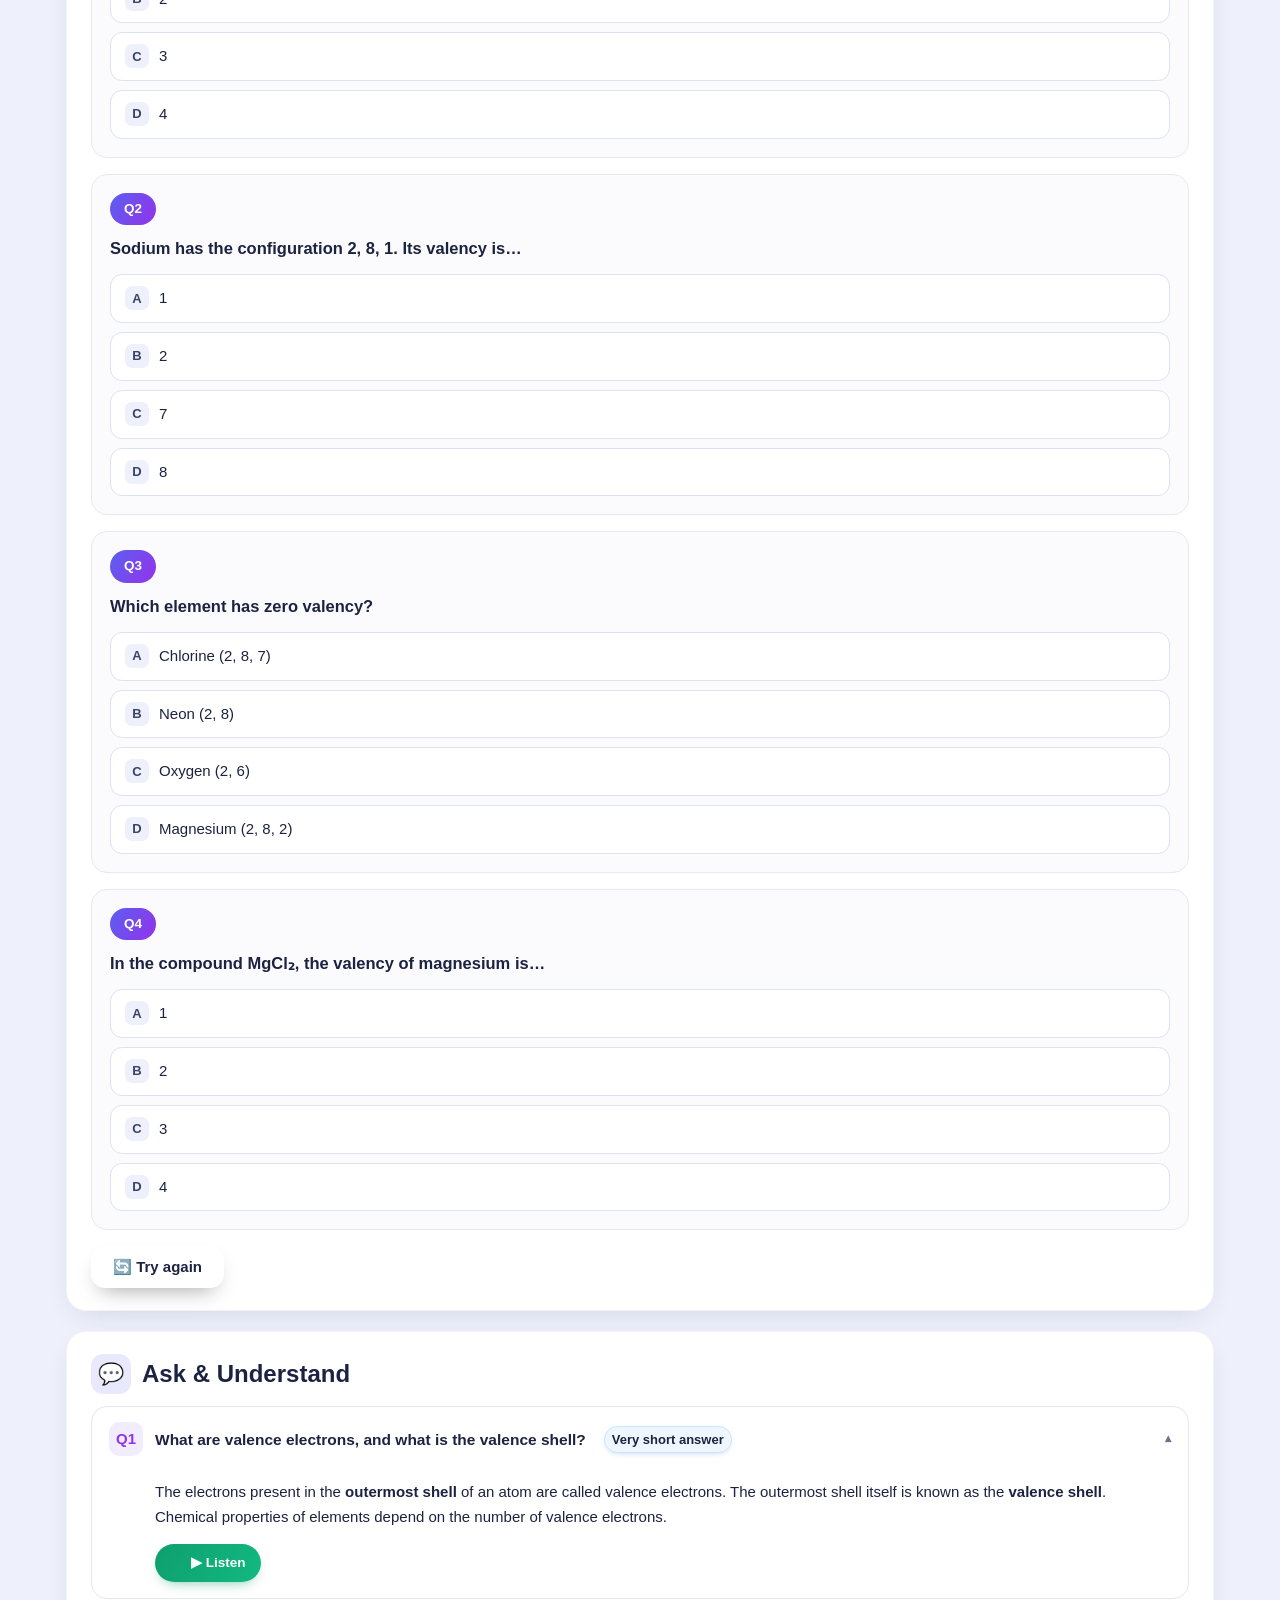
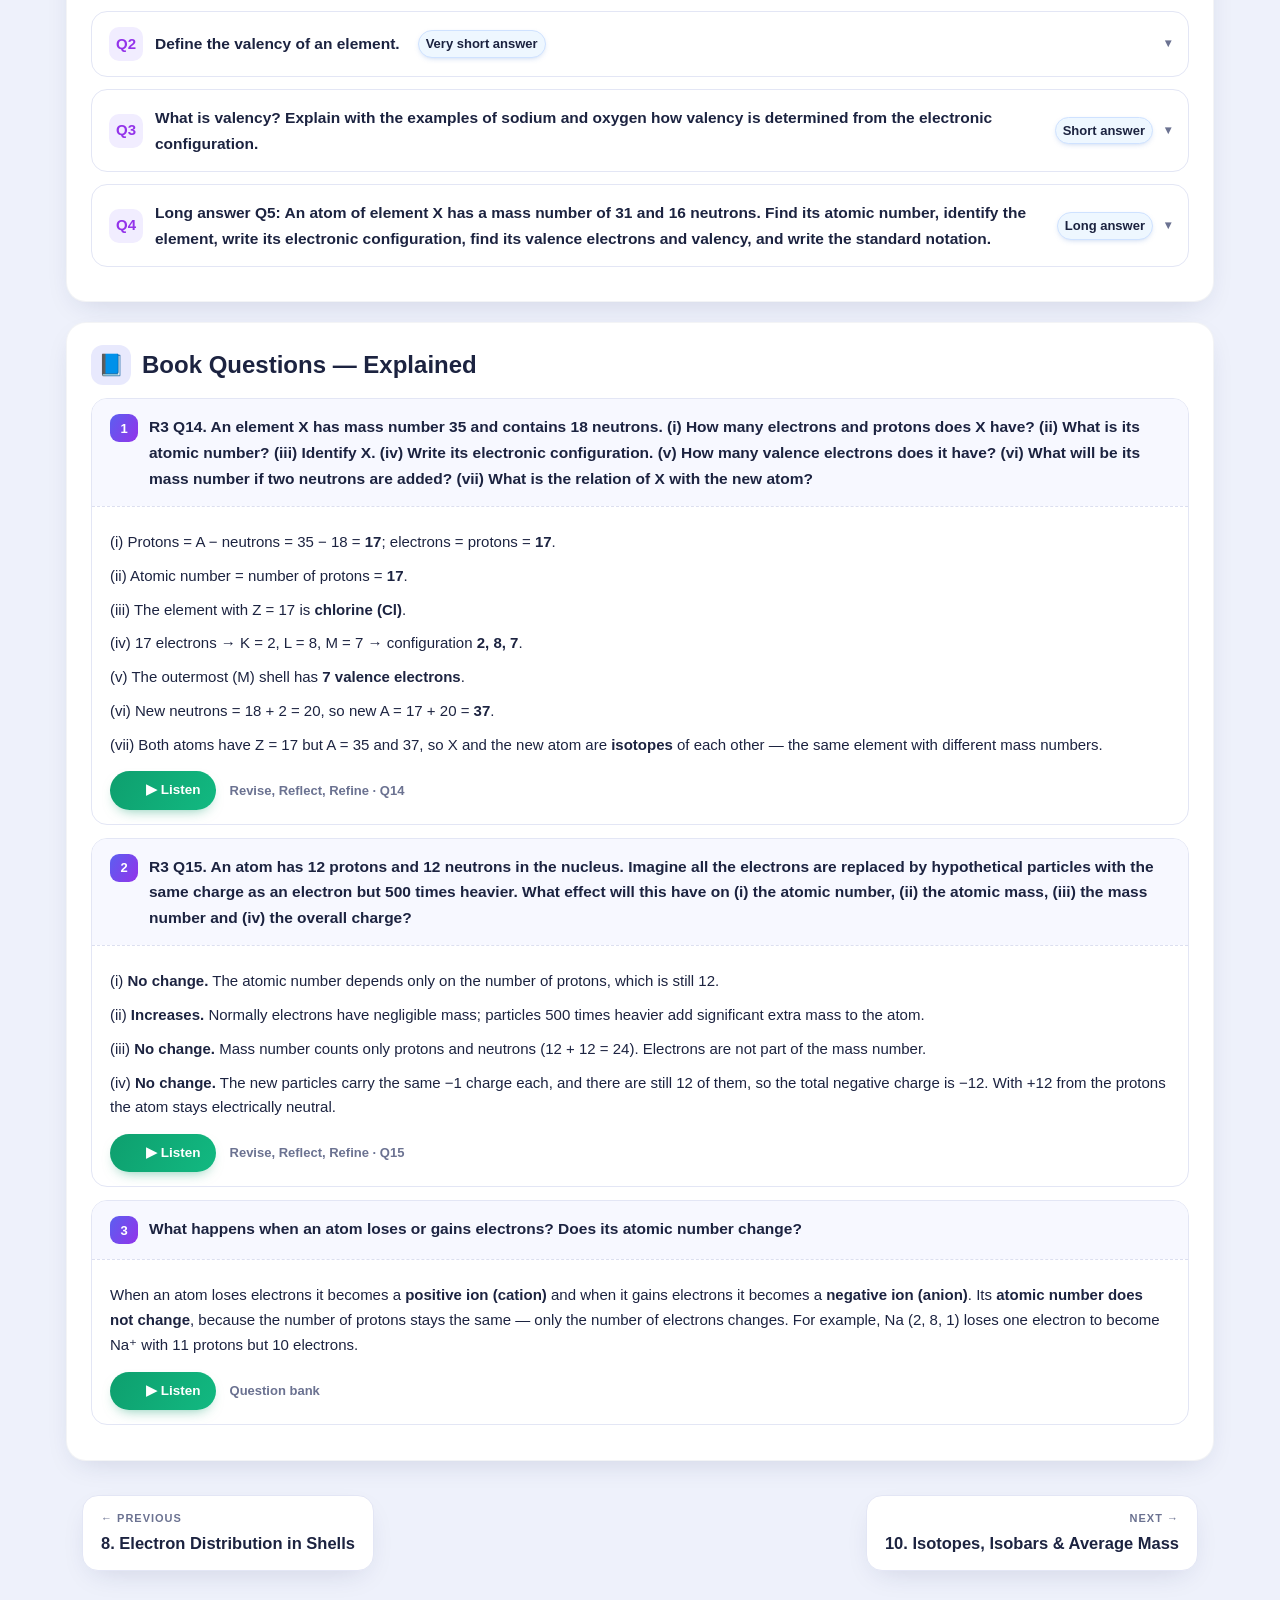
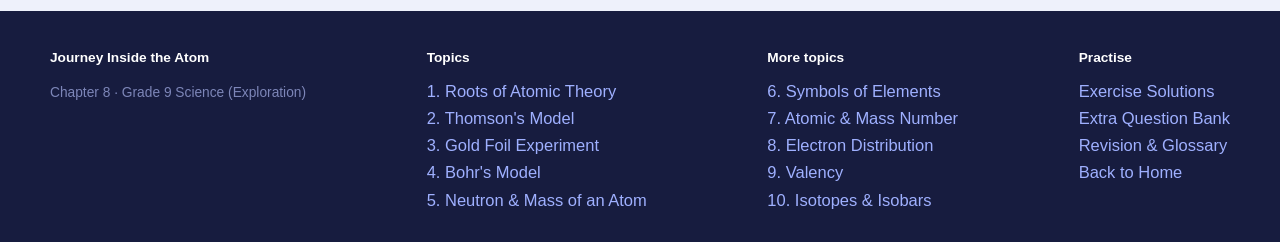
<file: topics/valency.html>
<!DOCTYPE html>
<html lang="en">
<head>
<meta charset="utf-8">
<meta name="viewport" content="width=device-width, initial-scale=1, viewport-fit=cover">
<meta name="theme-color" content="#20245f">
<title>Combining Capacity of an Atom: Valency · Journey Inside the Atom</title>
<meta name="description" content="Chapter 8 Journey Inside the Atom — Combining Capacity of an Atom: Valency">
<link rel="stylesheet" href="../assets/css/style.css">

</head>
<body>
<div class="progress" aria-hidden="true"></div>
<div class="nav">
  <div class="nav-in">
    <a class="brand" href="../index.html">
      <svg class="logo" viewBox="0 0 44 44" aria-hidden="true">
        <circle cx="22" cy="22" r="6" fill="#ffd24d"/>
        <ellipse cx="22" cy="22" rx="19" ry="8" fill="none" stroke="#8fb2ff" stroke-width="2"/>
        <ellipse cx="22" cy="22" rx="19" ry="8" fill="none" stroke="#ff9ad5" stroke-width="2" transform="rotate(60 22 22)"/>
        <ellipse cx="22" cy="22" rx="19" ry="8" fill="none" stroke="#7ef0c0" stroke-width="2" transform="rotate(120 22 22)"/>
        <circle cx="41" cy="22" r="3" fill="#8fb2ff"/><circle cx="12" cy="10" r="3" fill="#ff9ad5"/>
      </svg>
      <span>Journey Inside the Atom<small>CHAPTER 8 · GRADE 9</small></span>
    </a>
    <div class="voice-pick" title="Narration voice used for every audio clip">
      <span class="vp-ico">🎧</span>
      <select id="voiceSel" aria-label="Choose narration voice">
        <option value="en-IN-male">Indian English · male</option>
      </select>
    </div>
    <div class="nav-links">
      <a href="../index.html" class="desk">Home</a>
      <div class="drop"><button class="dd-btn" type="button" aria-expanded="false">📚 All Topics <span class="chev">▾</span></button><div class="drop-panel"><div class="grp">CHAPTER 8 · TOPICS</div><a href="../topics/roots.html" class=""><span class="dp-ico" style="background:#7c3aed1f">🏺</span><span>1. Roots of Atomic Theory</span></a><a href="../topics/thomson.html" class=""><span class="dp-ico" style="background:#2563eb1f">🔬</span><span>2. Thomson's Model</span></a><a href="../topics/goldfoil.html" class=""><span class="dp-ico" style="background:#d977061f">🥇</span><span>3. Gold Foil & Rutherford</span></a><a href="../topics/bohr.html" class=""><span class="dp-ico" style="background:#0891b21f">🛰️</span><span>4. Bohr's Model</span></a><a href="../topics/neutron.html" class=""><span class="dp-ico" style="background:#4f46e51f">⚪</span><span>5. Neutron & Mass</span></a><a href="../topics/symbols.html" class=""><span class="dp-ico" style="background:#be185d1f">🔣</span><span>6. Symbols of Elements</span></a><a href="../topics/massnumber.html" class=""><span class="dp-ico" style="background:#0478571f">🔢</span><span>7. Atomic & Mass Number</span></a><a href="../topics/configuration.html" class=""><span class="dp-ico" style="background:#9333ea1f">🌀</span><span>8. Electron Distribution</span></a><a href="../topics/valency.html" class="on"><span class="dp-ico" style="background:#dc26261f">🔗</span><span>9. Valency</span></a><a href="../topics/isotopes.html" class=""><span class="dp-ico" style="background:#0d94881f">⚖️</span><span>10. Isotopes & Isobars</span></a><div class="grp">PRACTISE</div><a href="../exercise.html"><span class="dp-ico" style="background:#fef3c7">📝</span><span>Exercise Solutions</span></a><a href="../questionbank.html"><span class="dp-ico" style="background:#dcfce7">🗃️</span><span>Extra Question Bank</span></a><a href="../revision.html"><span class="dp-ico" style="background:#e0e7ff">🧠</span><span>Revision &amp; Glossary</span></a></div></div>
      <a href="../exercise.html" class="desk">Exercise</a>
      <a href="../questionbank.html" class="desk">Q-Bank</a>
      <a href="../revision.html" class="desk">Revision</a>
      <button class="menu-btn" type="button" aria-expanded="false">☰ Menu</button>
    </div>
  </div>
</div>
<div class="wrap">
  <div class="thero" style="--acc:#dc2626;--acc2:#fb7185;background:linear-gradient(120deg,#181c46,#dc2626 58%,#fb7185)">
    <div class="big-ico">🔗</div>
    <h1>Combining Capacity of an Atom: Valency</h1>
    <p>Valence electrons, the octet idea, and how valency is worked out.</p>
    <div class="tags"><span>Valence shell</span><span>Octet</span><span>Lose / gain / share</span></div>
  </div>
  <div class="jumplinks"><a href="#lesson">📘 Lesson</a><a href="#lab">🧪 Demo Lab</a><a href="#quiz">🎯 Quick Quiz</a><a href="#faq">💬 Ask &amp; Understand</a><a href="#bookqa">📘 Book Questions</a></div>
</div><div class="wrap "><section class="card reveal " id="lesson"><h2><span class="ico">📘</span>Lesson — The Combining Capacity of an Atom</h2>
<h3>Valence electrons</h3>
<p>The electrons present in the <b>outermost shell</b> of an atom are called
<span class="hl">valence electrons</span>, and that outermost shell is called the
<span class="hl">valence shell</span>. Only these electrons take part in chemical reactions and in
bonding, so they decide the chemical properties of an element.</p>

<h3>Why atoms combine at all</h3>
<p>Atoms want a <b>stable, complete outermost shell</b>. That usually means <b>8 electrons</b> in the
outermost shell — the <b>octet</b>. (Helium, with 2 electrons in its only shell, is complete and
stable too.) Atoms that cannot reach an octet on their own combine with other atoms, giving rise to
compounds.</p>

<h3>Valency</h3>
<div class="formula"><small>= the number of electrons lost, gained or shared to complete its octet</small>Valency = the combining capacity of an atom</div><div class="learn">
  <div class="lc"><h4>Fewer than 4 valence electrons → LOSE</h4><p>Metals like sodium lose electrons.
  Na has 1 valence electron and <b>loses 1</b> → valency 1. Magnesium has 2 → valency 2.</p></div>
  <div class="lc"><h4>More than 4 valence electrons → GAIN</h4><p>Non-metals gain. Oxygen has 6
  valence electrons and <b>gains 2</b> → valency 2. Chlorine has 7 and gains 1 → valency 1.</p></div>
  <div class="lc"><h4>Exactly 4 valence electrons → SHARE</h4><p>Carbon has 4 valence electrons, so it
  <b>shares 4</b> → valency 4.</p></div>
  <div class="lc"><h4>Full outermost shell → valency 0</h4><p>Neon (2, 8) and argon (2, 8, 8) already
  have an octet, so they do not combine — valency 0.</p></div>
</div>
<div class="formula"><small>example: Na has 1 valence electron → valency 1. Cl has 7 → 8 − 7 = 1.</small>if valence electrons ≤ 4 &nbsp;→&nbsp; valency = number of valence electrons<br>if valence electrons &gt; 4 &nbsp;→&nbsp; valency = 8 − number of valence electrons</div><div class="tscroll"><table class=""><thead><tr><th>Element</th><th>Valence electrons</th><th>Valency</th><th>Typical action</th></tr></thead><tbody><tr><td>H, Li, Na, K</td><td>1</td><td>1</td><td>lose 1 electron</td></tr><tr><td>He, Be, Mg, Ca</td><td>2</td><td>2</td><td>lose 2 electrons (He already full)</td></tr><tr><td>B, Al</td><td>3</td><td>3</td><td>lose 3 electrons</td></tr><tr><td>C, Si</td><td>4</td><td>4</td><td>share 4 electrons</td></tr><tr><td>N, P</td><td>5</td><td>3</td><td>gain 3 electrons</td></tr><tr><td>O, S</td><td>6</td><td>2</td><td>gain 2 electrons</td></tr><tr><td>F, Cl</td><td>7</td><td>1</td><td>gain 1 electron</td></tr><tr><td>Ne, Ar</td><td>8</td><td>0</td><td>no combining — already stable</td></tr></tbody></table></div><h3>See it in real compounds</h3>
<ul>
  <li><b>H₂O (water):</b> one oxygen atom holds two hydrogen atoms, so the valency of oxygen is
  <b>2</b> and of hydrogen is <b>1</b>.</li>
  <li><b>NH₃ (ammonia):</b> one nitrogen atom holds three hydrogen atoms → valency of nitrogen
  is <b>3</b>.</li>
  <li><b>MgCl₂ (magnesium chloride):</b> one magnesium atom holds two chlorine atoms → valency
  of magnesium is <b>2</b>.</li>
  <li><b>CH₄ (methane):</b> one carbon atom holds four hydrogen atoms → valency of carbon is
  <b>4</b>.</li>
</ul>
<div class="ex"><div class="ex-q"><span>💡</span><span>Sodium has electronic configuration 2, 8, 1. What is its valency?</span></div><div class="ex-a"><ul class="steps"><li>The outermost shell has only 1 electron, which is fewer than 4.</li><li>So sodium tends to <b>lose</b> that 1 electron to reach the stable 2, 8 configuration.</li><li>Number of electrons lost = valency.</li></ul><p class="mt"><b>Answer: Valency of sodium = <b>1</b></b></p></div></div><div class="ex"><div class="ex-q"><span>💡</span><span>Oxygen has electronic configuration 2, 6. What is its valency?</span></div><div class="ex-a"><ul class="steps"><li>The outermost shell has 6 electrons, which is more than 4.</li><li>So oxygen <b>gains</b> electrons to complete its octet: 8 − 6 = 2 electrons.</li><li>Number of electrons gained = valency.</li></ul><p class="mt"><b>Answer: Valency of oxygen = <b>2</b></b></p></div></div><div class="aud-row lesson-aud"><button class="aud-big" data-src="audio/t9_lesson.mp3" type="button" aria-label="▶ Play lesson">🎧<span class="lbl">▶ Play lesson</span></button></div></section><section class="card reveal" id="lab"><h2><span class="ico">🧪</span>Demo Lab — Play and See</h2><div class="demo" data-demo="valency"><div class="stage"></div><div class="lab-bar"></div><div class="cap"></div></div><p class="mut">Choose any element (or drag the atomic-number slider) and the lab shows its
electronic configuration, its valence electrons, whether it will <b>lose, gain or share</b>, and finally
its <b>valency</b> — with an animation of the octet being completed.</p></section><section class="card reveal " id="quiz"><h2><span class="ico">🎯</span>Quick Quiz</h2><div class="quizbox" id="quiz_valency"><div class="q-item" data-ans="3" data-done="0"><div class="q-no">Q1</div><div class="q-text">The valency of an element having 4 valence electrons in its outermost shell is…</div><div class="opts"><button class="opt" type="button" data-exp="Elements with exactly 4 valence electrons (like carbon and silicon) cannot easily lose or gain four electrons, so they &lt;b&gt;share&lt;/b&gt; four electrons with other atoms. Hence valency = 4."><span class="key">A</span><span>0</span></button><button class="opt" type="button" data-exp="Elements with exactly 4 valence electrons (like carbon and silicon) cannot easily lose or gain four electrons, so they &lt;b&gt;share&lt;/b&gt; four electrons with other atoms. Hence valency = 4."><span class="key">B</span><span>2</span></button><button class="opt" type="button" data-exp="Elements with exactly 4 valence electrons (like carbon and silicon) cannot easily lose or gain four electrons, so they &lt;b&gt;share&lt;/b&gt; four electrons with other atoms. Hence valency = 4."><span class="key">C</span><span>3</span></button><button class="opt" type="button" data-exp="Elements with exactly 4 valence electrons (like carbon and silicon) cannot easily lose or gain four electrons, so they &lt;b&gt;share&lt;/b&gt; four electrons with other atoms. Hence valency = 4."><span class="key">D</span><span>4</span></button></div><div class="feedback"></div></div><div class="q-item" data-ans="0" data-done="0"><div class="q-no">Q2</div><div class="q-text">Sodium has the configuration 2, 8, 1. Its valency is…</div><div class="opts"><button class="opt" type="button" data-exp="Sodium has 1 valence electron and loses it to complete its octet, so its valency is 1. In short: fewer than 4 valence electrons → valency = number of valence electrons."><span class="key">A</span><span>1</span></button><button class="opt" type="button" data-exp="Sodium has 1 valence electron and loses it to complete its octet, so its valency is 1. In short: fewer than 4 valence electrons → valency = number of valence electrons."><span class="key">B</span><span>2</span></button><button class="opt" type="button" data-exp="Sodium has 1 valence electron and loses it to complete its octet, so its valency is 1. In short: fewer than 4 valence electrons → valency = number of valence electrons."><span class="key">C</span><span>7</span></button><button class="opt" type="button" data-exp="Sodium has 1 valence electron and loses it to complete its octet, so its valency is 1. In short: fewer than 4 valence electrons → valency = number of valence electrons."><span class="key">D</span><span>8</span></button></div><div class="feedback"></div></div><div class="q-item" data-ans="1" data-done="0"><div class="q-no">Q3</div><div class="q-text">Which element has <b>zero</b> valency?</div><div class="opts"><button class="opt" type="button" data-exp="Neon has a complete outermost shell of 8 electrons (an octet), so it does not lose, gain or share electrons. Noble gases like neon and argon have valency 0."><span class="key">A</span><span>Chlorine (2, 8, 7)</span></button><button class="opt" type="button" data-exp="Neon has a complete outermost shell of 8 electrons (an octet), so it does not lose, gain or share electrons. Noble gases like neon and argon have valency 0."><span class="key">B</span><span>Neon (2, 8)</span></button><button class="opt" type="button" data-exp="Neon has a complete outermost shell of 8 electrons (an octet), so it does not lose, gain or share electrons. Noble gases like neon and argon have valency 0."><span class="key">C</span><span>Oxygen (2, 6)</span></button><button class="opt" type="button" data-exp="Neon has a complete outermost shell of 8 electrons (an octet), so it does not lose, gain or share electrons. Noble gases like neon and argon have valency 0."><span class="key">D</span><span>Magnesium (2, 8, 2)</span></button></div><div class="feedback"></div></div><div class="q-item" data-ans="1" data-done="0"><div class="q-no">Q4</div><div class="q-text">In the compound MgCl₂, the valency of magnesium is…</div><div class="opts"><button class="opt" type="button" data-exp="One magnesium atom combines with two chlorine atoms, so its combining capacity (valency) is 2. Mg (2, 8, 2) loses two electrons and Cl (2, 8, 7) gains one each."><span class="key">A</span><span>1</span></button><button class="opt" type="button" data-exp="One magnesium atom combines with two chlorine atoms, so its combining capacity (valency) is 2. Mg (2, 8, 2) loses two electrons and Cl (2, 8, 7) gains one each."><span class="key">B</span><span>2</span></button><button class="opt" type="button" data-exp="One magnesium atom combines with two chlorine atoms, so its combining capacity (valency) is 2. Mg (2, 8, 2) loses two electrons and Cl (2, 8, 7) gains one each."><span class="key">C</span><span>3</span></button><button class="opt" type="button" data-exp="One magnesium atom combines with two chlorine atoms, so its combining capacity (valency) is 2. Mg (2, 8, 2) loses two electrons and Cl (2, 8, 7) gains one each."><span class="key">D</span><span>4</span></button></div><div class="feedback"></div></div><div class="aud-row"><button class="btn quiz-reset" type="button" data-target="quiz_valency">🔄 Try again</button></div></div></section><section class="card reveal " id="faq"><h2><span class="ico">💬</span>Ask &amp; Understand</h2><details class="faq" open><summary><span class="fq-ico">Q1</span><span>What are valence electrons, and what is the valence shell?</span><span class="qchip">Very short answer</span><span class="chev">▾</span></summary><div class="fbody"><p>The electrons present in the <b>outermost shell</b> of an atom are called valence electrons. The outermost shell itself is known as the <b>valence shell</b>. Chemical properties of elements depend on the number of valence electrons.</p><div class="aud-row"><button class="aud-btn" data-src="audio/t9_faq1.mp3" type="button" aria-label="▶ Listen"><span class="wave"><i></i><i></i><i></i></span><span class="lbl">▶ Listen</span></button></div></div></details><details class="faq"><summary><span class="fq-ico">Q2</span><span>Define the valency of an element.</span><span class="qchip">Very short answer</span><span class="chev">▾</span></summary><div class="fbody"><p>Valency is the <b>combining capacity</b> of an atom. It is equal to the number of electrons <b>gained, lost or shared</b> by an atom to complete its octet and become stable.</p><div class="aud-row"><button class="aud-btn" data-src="audio/t9_faq2.mp3" type="button" aria-label="▶ Listen"><span class="wave"><i></i><i></i><i></i></span><span class="lbl">▶ Listen</span></button></div></div></details><details class="faq"><summary><span class="fq-ico">Q3</span><span>What is valency? Explain with the examples of sodium and oxygen how valency is determined from the electronic configuration.</span><span class="qchip">Short answer</span><span class="chev">▾</span></summary><div class="fbody"><p>Valency is the number of electrons an atom gains, loses or shares to complete its outermost shell (octet) and become stable — its combining capacity.</p><p><b>Sodium (2, 8, 1):</b> the outermost shell has only 1 electron. Since fewer than 4 valence electrons are present, sodium tends to <b>lose 1</b> electron → valency <b>1</b>.</p><p><b>Oxygen (2, 6):</b> the outermost shell has 6 electrons. Since more than 4 valence electrons are present, oxygen tends to <b>gain 2</b> electrons → valency <b>2</b>.</p><div class="aud-row"><button class="aud-btn" data-src="audio/t9_faq3.mp3" type="button" aria-label="▶ Listen"><span class="wave"><i></i><i></i><i></i></span><span class="lbl">▶ Listen</span></button></div></div></details><details class="faq"><summary><span class="fq-ico">Q4</span><span><b>Long answer Q5:</b> An atom of element X has a mass number of 31 and 16 neutrons. Find its atomic number, identify the element, write its electronic configuration, find its valence electrons and valency, and write the standard notation.</span><span class="qchip">Long answer</span><span class="chev">▾</span></summary><div class="fbody"><p>(i) A = 31, neutrons = 16 → Z = 31 − 16 = <b>15</b>.</p><p>(ii) The element with atomic number 15 is <b>phosphorus (P)</b>.</p><p>(iii) 15 electrons → K = 2, L = 8, M = 5 → configuration <b>2, 8, 5</b>.</p><p>(iv) The outermost (M) shell has <b>5 valence electrons</b>. Since this is more than 4, phosphorus <b>gains 3</b> electrons to complete its octet, so its valency is <b>3</b>.</p><p>(v) Standard notation: <b><span class="iso">³¹₁₅P</span></b>.</p><div class="aud-row"><button class="aud-btn" data-src="audio/t9_faq4.mp3" type="button" aria-label="▶ Listen"><span class="wave"><i></i><i></i><i></i></span><span class="lbl">▶ Listen</span></button></div></div></details></section><section class="card reveal " id="bookqa"><h2><span class="ico">📘</span>Book Questions — Explained</h2><div class="bq"><div class="bq-q"><span class="qn">1</span><span><b>R3 Q14.</b> An element X has mass number 35 and contains 18 neutrons. (i) How many electrons and protons does X have? (ii) What is its atomic number? (iii) Identify X. (iv) Write its electronic configuration. (v) How many valence electrons does it have? (vi) What will be its mass number if two neutrons are added? (vii) What is the relation of X with the new atom?</span></div><div class="bq-a"><p>(i) Protons = A − neutrons = 35 − 18 = <b>17</b>; electrons = protons = <b>17</b>.</p><p>(ii) Atomic number = number of protons = <b>17</b>.</p><p>(iii) The element with Z = 17 is <b>chlorine (Cl)</b>.</p><p>(iv) 17 electrons → K = 2, L = 8, M = 7 → configuration <b>2, 8, 7</b>.</p><p>(v) The outermost (M) shell has <b>7 valence electrons</b>.</p><p>(vi) New neutrons = 18 + 2 = 20, so new A = 17 + 20 = <b>37</b>.</p><p>(vii) Both atoms have Z = 17 but A = 35 and 37, so X and the new atom are <b>isotopes</b> of each other — the same element with different mass numbers.</p><div class="aud-row"><button class="aud-btn" data-src="audio/ex_q14.mp3" type="button" aria-label="▶ Listen"><span class="wave"><i></i><i></i><i></i></span><span class="lbl">▶ Listen</span></button><span class="meta">Revise, Reflect, Refine · Q14</span></div></div></div><div class="bq"><div class="bq-q"><span class="qn">2</span><span><b>R3 Q15.</b> An atom has 12 protons and 12 neutrons in the nucleus. Imagine all the electrons are replaced by hypothetical particles with the same charge as an electron but 500 times heavier. What effect will this have on (i) the atomic number, (ii) the atomic mass, (iii) the mass number and (iv) the overall charge?</span></div><div class="bq-a"><p>(i) <b>No change.</b> The atomic number depends only on the number of protons, which is still 12.</p><p>(ii) <b>Increases.</b> Normally electrons have negligible mass; particles 500 times heavier add significant extra mass to the atom.</p><p>(iii) <b>No change.</b> Mass number counts only protons and neutrons (12 + 12 = 24). Electrons are not part of the mass number.</p><p>(iv) <b>No change.</b> The new particles carry the same −1 charge each, and there are still 12 of them, so the total negative charge is −12. With +12 from the protons the atom stays electrically neutral.</p><div class="aud-row"><button class="aud-btn" data-src="audio/ex_q15.mp3" type="button" aria-label="▶ Listen"><span class="wave"><i></i><i></i><i></i></span><span class="lbl">▶ Listen</span></button><span class="meta">Revise, Reflect, Refine · Q15</span></div></div></div><div class="bq"><div class="bq-q"><span class="qn">3</span><span>What happens when an atom loses or gains electrons? Does its atomic number change?</span></div><div class="bq-a"><p>When an atom loses electrons it becomes a <b>positive ion (cation)</b> and when it gains electrons it becomes a <b>negative ion (anion)</b>. Its <b>atomic number does not change</b>, because the number of protons stays the same — only the number of electrons changes. For example, Na (2, 8, 1) loses one electron to become Na⁺ with 11 protons but 10 electrons.</p><div class="aud-row"><button class="aud-btn" data-src="audio/t9_bq3.mp3" type="button" aria-label="▶ Listen"><span class="wave"><i></i><i></i><i></i></span><span class="lbl">▶ Listen</span></button><span class="meta">Question bank</span></div></div></div></section><div class="wrap"><div class="pn"><a class="prev" href="configuration.html"><small>← PREVIOUS</small><b>8. Electron Distribution in Shells</b></a><div class="next-wrap" style="margin-left:auto"><a class="next" href="isotopes.html"><small>NEXT →</small><b>10. Isotopes, Isobars & Average Mass</b></a></div></div></div></div>
<footer>
  <div class="foot-in">
    <div>
      <h5>Journey Inside the Atom</h5>
      <small>Chapter 8 · Grade 9 Science (Exploration)</small>
    </div>
    <div>
      <h5>Topics</h5>
      <a href="../topics/roots.html">1. Roots of Atomic Theory</a><br>
      <a href="../topics/thomson.html">2. Thomson's Model</a><br>
      <a href="../topics/goldfoil.html">3. Gold Foil Experiment</a><br>
      <a href="../topics/bohr.html">4. Bohr's Model</a><br>
      <a href="../topics/neutron.html">5. Neutron &amp; Mass of an Atom</a>
    </div>
    <div>
      <h5>More topics</h5>
      <a href="../topics/symbols.html">6. Symbols of Elements</a><br>
      <a href="../topics/massnumber.html">7. Atomic &amp; Mass Number</a><br>
      <a href="../topics/configuration.html">8. Electron Distribution</a><br>
      <a href="../topics/valency.html">9. Valency</a><br>
      <a href="../topics/isotopes.html">10. Isotopes &amp; Isobars</a>
    </div>
    <div>
      <h5>Practise</h5>
      <a href="../exercise.html">Exercise Solutions</a><br>
      <a href="../questionbank.html">Extra Question Bank</a><br>
      <a href="../revision.html">Revision &amp; Glossary</a><br>
      <a href="../index.html">Back to Home</a>
    </div>
  </div>
</footer>
<button class="back-top" type="button" aria-label="Back to top">↑</button>
<script src="../assets/js/main.js"></script>
<script src="../assets/js/demos.js"></script>
</body>
</html>
</file>
<file: assets/css/style.css>
/* ============================================================
   How Forces Affect Motion — Chapter 6 Study Site
   Modern colourful science theme (fully offline, no web fonts)
   ============================================================ */
:root{
  --ink:#1c2340; --ink2:#3a4268; --mut:#6b7291;
  --bg:#eef1fb; --card:#ffffff;
  --acc:#5b5ff0; --acc2:#9333ea;
  --good:#0ba360; --bad:#e34b4b; --warn:#f0a01c;
  --r:16px; --shadow:0 10px 30px -12px rgba(30,40,90,.18);
  --shadow-lg:0 18px 45px -15px rgba(30,40,90,.28);
}
*{box-sizing:border-box;margin:0;padding:0}
html{scroll-behavior:smooth;-webkit-text-size-adjust:100%}
body{
  font-family:-apple-system,BlinkMacSystemFont,"Segoe UI",Roboto,"Helvetica Neue",Arial,"Noto Sans","Noto Sans Devanagari",sans-serif;
  color:var(--ink); background:
    radial-gradient(1000px 500px at 85% -5%,#e4dcff 0%,transparent 55%),
    radial-gradient(900px 480px at -10% 10%,#cfe9ff 0%,transparent 55%),
    var(--bg);
  line-height:1.65; font-size:16.5px; min-height:100vh;
}
img,svg{max-width:100%;vertical-align:middle}
a{color:inherit;text-decoration:none}
h1,h2,h3,h4{line-height:1.25}

/* ---------- glass top nav ---------- */
.nav{position:sticky;top:0;z-index:90;backdrop-filter:blur(12px);background:rgba(20,25,55,.92);
  box-shadow:0 4px 18px -8px rgba(0,0,0,.4)}
.nav-in{max-width:1180px;margin:auto;display:flex;align-items:center;gap:14px;padding:10px 16px}
.brand{display:flex;align-items:center;gap:10px;color:#fff;font-weight:800;letter-spacing:.3px;white-space:nowrap}
.brand .logo{width:38px;height:38px;flex:0 0 auto}
.brand small{display:block;font-weight:600;font-size:11px;color:#b8c2ff;letter-spacing:2.5px}
.nav-links{margin-left:auto;display:flex;align-items:center;gap:2px}
.nav-links a{color:#dfe4ff;padding:8px 12px;border-radius:10px;font-size:14.5px;font-weight:600;transition:.2s;white-space:nowrap}
.nav-links a:hover{background:rgba(255,255,255,.12);color:#fff}
.nav-links a.on{background:linear-gradient(90deg,var(--acc),var(--acc2));color:#fff}

/* dropdown for mobile (and topics menu) */
.drop{position:relative}
.drop > button{background:rgba(255,255,255,.1);color:#fff;border:0;border-radius:10px;
  padding:8px 12px;font:inherit;font-size:14.5px;font-weight:700;cursor:pointer;display:flex;gap:7px;align-items:center}
.drop > button:hover{background:rgba(255,255,255,.2)}
.drop-panel{position:absolute;right:0;top:calc(100% + 8px);min-width:300px;background:#fff;border-radius:16px;
  box-shadow:var(--shadow-lg);padding:8px;display:none;max-height:74vh;overflow:auto}
.drop.open .drop-panel{display:block;animation:pop .18s ease}
@keyframes pop{from{opacity:0;transform:translateY(-6px)}to{opacity:1;transform:none}}
.drop-panel a{display:flex;gap:10px;align-items:center;color:var(--ink);padding:9px 10px;border-radius:10px;font-weight:600;font-size:14px}
.drop-panel a:hover{background:#eef1ff}
.drop-panel a .dp-ico{width:30px;height:30px;flex:0 0 auto;border-radius:8px;display:grid;place-items:center;font-size:15px}
.drop-panel .grp{font-size:11px;letter-spacing:1.6px;color:var(--mut);font-weight:800;padding:8px 12px 2px}
.menu-btn{display:none}
.menu-btn{background:rgba(255,255,255,.12);color:#fff;border:0;border-radius:10px;padding:9px 12px;
  font:inherit;font-size:14px;font-weight:700;cursor:pointer;align-items:center;gap:6px;-webkit-tap-highlight-color:rgba(0,0,0,0)}
.menu-btn:hover{background:rgba(255,255,255,.24)}

/* small top strip only for touch toggle */
@media (max-width:980px){
  .nav-links .desk{display:none}
  .menu-btn{display:inline-flex}
  .nav-in{padding:8px 12px;gap:8px}
  .drop{position:static}
  .drop > .dd-btn{display:none}
  .drop-panel{position:fixed;left:8px;right:8px;min-width:0;width:auto;max-height:76vh;
    top:calc(var(--navh,58px) + 6px);z-index:96}
  .drop-panel a{padding:12px 11px;font-size:14.5px}
}

/* ---------- hero ---------- */
.hero{color:#fff;padding:44px 16px 60px;position:relative;overflow:hidden;
  background:linear-gradient(120deg,#2b2f7a 0%,#4747b8 45%,#7b2fd6 100%)}
.hero .dots{position:absolute;inset:0;background-image:radial-gradient(rgba(255,255,255,.16) 1.6px,transparent 1.6px);background-size:26px 26px;opacity:.5}
.hero-in{max-width:1180px;margin:auto;position:relative}
.chip{display:inline-flex;align-items:center;gap:8px;background:rgba(255,255,255,.16);border:1px solid rgba(255,255,255,.3);
  color:#fff;padding:6px 14px;border-radius:999px;font-size:13px;font-weight:700;letter-spacing:1px}
.hero h1{font-size:clamp(30px,5vw,54px);font-weight:900;margin:18px 0 10px;letter-spacing:-.5px}
.hero p.sub{font-size:clamp(15px,2vw,19px);color:#e9e6ff;max-width:760px}
.hero-btns{display:flex;flex-wrap:wrap;gap:12px;margin-top:24px}
.btn{display:inline-flex;align-items:center;gap:9px;padding:12px 22px;border-radius:14px;font-weight:800;font-size:15px;
  transition:.2s;cursor:pointer;border:0;background:var(--card);color:var(--ink);box-shadow:0 10px 22px -10px rgba(0,0,0,.4)}
.btn:hover{transform:translateY(-2px)}
.btn.primary{background:linear-gradient(90deg,#ffb300,#ff7a00);color:#fff}
.btn.ghost{background:transparent;border:1.5px solid rgba(255,255,255,.55);color:#fff}
.hero-stats{display:flex;flex-wrap:wrap;gap:14px;margin-top:28px}
.stat{background:rgba(255,255,255,.12);border:1px solid rgba(255,255,255,.25);border-radius:14px;padding:10px 18px;
  font-size:13px;font-weight:700;display:flex;gap:8px;align-items:center}
.stat b{font-size:19px;display:block;line-height:1.1}

/* ---------- layout ---------- */
.wrap{max-width:1180px;margin:auto;padding:0 16px}
main{padding:34px 0 70px}

/* ---------- topic grid on home ---------- */
.sec-title{display:flex;align-items:center;gap:12px;margin:38px 0 18px;font-size:clamp(21px,3vw,28px);font-weight:900}
.sec-title .n{background:linear-gradient(120deg,var(--acc),var(--acc2));color:#fff;width:36px;height:36px;border-radius:11px;
  display:grid;place-items:center;font-size:18px;flex:0 0 auto}
.lead{color:var(--mut);max-width:840px;margin-bottom:6px}
.tgrid{display:grid;grid-template-columns:repeat(auto-fill,minmax(300px,1fr));gap:18px}
.tcard{background:var(--card);border-radius:20px;padding:20px;box-shadow:var(--shadow);position:relative;overflow:hidden;
  transition:.25s;border:1px solid rgba(30,40,90,.05);display:flex;flex-direction:column;gap:10px}
.tcard:hover{transform:translateY(-5px);box-shadow:var(--shadow-lg)}
.tcard::before{content:"";position:absolute;inset:0 auto 0 0;width:6px;background:linear-gradient(180deg,var(--acc),var(--acc2))}
.tcard .t-ico{width:54px;height:54px;border-radius:15px;display:grid;place-items:center;font-size:27px;background:#eef1fb;background:color-mix(in srgb,var(--acc) 14%,#fff)}
.tcard h3{font-size:19px;font-weight:900}
.tcard .mini{color:var(--mut);font-size:13.5px;display:flex;flex-wrap:wrap;gap:6px}
.tcard .mini span{background:#eef1fb;padding:3px 10px;border-radius:999px;font-weight:600}
.tcard .go{margin-top:auto;font-weight:800;font-size:14px;color:var(--acc);display:flex;gap:6px;align-items:center}

/* feature strip */
.feats{display:grid;grid-template-columns:repeat(auto-fit,minmax(215px,1fr));gap:16px;margin-top:26px}
.feat{background:var(--card);border-radius:18px;padding:18px;box-shadow:var(--shadow);border:1px solid rgba(30,40,90,.05)}
.feat .fi{font-size:30px}
.feat h4{margin:8px 0 4px;font-weight:900}
.feat p{color:var(--mut);font-size:13.8px}

/* ---------- breadcrumb ---------- */
.crumb{font-size:13px;color:var(--mut);font-weight:700;margin:18px 0 -6px;display:flex;gap:8px;flex-wrap:wrap;align-items:center}
.crumb a{color:var(--acc);background:#fff;border-radius:999px;padding:2px 12px;box-shadow:0 3px 10px -6px rgba(0,0,0,.2)}
.crumb span.now{background:#fff;border-radius:999px;padding:2px 12px;box-shadow:0 3px 10px -6px rgba(0,0,0,.2)}

/* topic hero small */
.thero{color:#fff;border-radius:24px;padding:30px 28px;margin:20px 0 8px;position:relative;overflow:hidden;
  background:linear-gradient(120deg,#20245f,var(--acc) 55%,var(--acc2));box-shadow:var(--shadow-lg)}
.thero::after{content:"";position:absolute;right:-40px;top:-40px;width:200px;height:200px;border-radius:50%;
  background:rgba(255,255,255,.12)}
.thero .big-ico{font-size:56px;filter:drop-shadow(0 8px 12px rgba(0,0,0,.25))}
.thero h1{font-size:clamp(24px,3.6vw,40px);font-weight:900;margin:8px 0 4px}
.thero p{color:#ece9ff;max-width:800px;font-size:15.5px}
.tags{display:flex;flex-wrap:wrap;gap:8px;margin-top:14px}
.tags span{background:rgba(255,255,255,.18);border:1px solid rgba(255,255,255,.3);border-radius:999px;padding:4px 13px;font-size:12.5px;font-weight:700}

/* ---------- content cards ---------- */
.card{background:var(--card);border-radius:20px;padding:22px 24px;box-shadow:var(--shadow);margin:20px 0;
  border:1px solid rgba(30,40,90,.05)}
.card h2{display:flex;align-items:center;gap:11px;font-size:clamp(19px,2.6vw,24px);font-weight:900;margin-bottom:12px}
.card h2 .ico{width:40px;height:40px;flex:0 0 auto;border-radius:12px;display:grid;place-items:center;font-size:21px;
  background:#eef1fb;background:color-mix(in srgb,var(--acc) 14%,#fff)}
.card h3{margin:18px 0 8px;font-size:18.5px;color:var(--acc);display:flex;gap:8px;align-items:center}
.card p{margin:9px 0}
.card ul,.card ol{margin:10px 0 12px 22px}
.card li{margin:7px 0}
.card strong{color:#333}
.mut{color:var(--mut)}
.hl{background:linear-gradient(transparent 62%,#ffe08a 62%);font-weight:700;padding:0 2px}

/* small sub concept chips & learn cards */
.learn{display:grid;grid-template-columns:repeat(auto-fit,minmax(220px,1fr));gap:14px;margin:14px 0}
.lc{background:#f7f8ff;border:1px solid #e4e6fb;border-left:5px solid var(--acc);border-radius:14px;padding:14px 16px}
.lc h4{font-size:15.5px;margin-bottom:5px;display:flex;gap:7px;align-items:center}
.lc p{font-size:14px;color:var(--ink2);margin:0}

.note{border-radius:14px;padding:14px 16px;margin:14px 0;display:flex;gap:12px;align-items:flex-start;font-size:15px}
.note .ni{font-size:22px;flex:0 0 auto}
.note.blue{background:#eaf3ff;border:1px solid #cfe2ff}
.note.green{background:#e9faf1;border:1px solid #c2ecd9}
.note.orange{background:#fff4e0;border:1px solid #ffe0a8}
.note.pink{background:#ffedf2;border:1px solid #ffd0dd}
.note.purple{background:#f1edff;border:1px solid #ddd5ff}
.note.gray{background:#f1f2f6;border:1px solid #dde0ea}
.formula{font-family:ui-monospace,SFMono-Regular,Menlo,Consolas,monospace;
  background:linear-gradient(120deg,#20245f,#5b3fb8);color:#fff;border-radius:14px;padding:16px 20px;font-size:clamp(17px,3vw,22px);
  font-weight:800;letter-spacing:.3px;margin:12px 0;text-align:center;box-shadow:var(--shadow)}
.formula small{display:block;font-family:inherit;color:#d6cfff;font-size:12px;letter-spacing:.6px;font-weight:600;margin-bottom:4px}

/* example box */
.ex{background:#fff;border:1.6px solid #dfe2f5;border-radius:16px;margin:14px 0;overflow:hidden}
.ex .ex-q{display:flex;gap:11px;align-items:flex-start;padding:14px 16px;background:#f7f7ff;font-weight:700}
.ex .ex-a{padding:14px 16px;font-size:15.5px;border-top:1px dashed #dfe2f5}
.ex .ex-a b{color:var(--good)}
.steps{margin:8px 0 0;padding-left:22px}
.steps li{margin:6px 0}

/* ---------- Quiz ---------- */
.quizbox .q-item{background:#fbfbfe;border:1px solid #e6e8f6;border-radius:16px;padding:18px;margin:16px 0}
.q-no{display:inline-flex;align-items:center;gap:8px;font-weight:900;color:#fff;background:linear-gradient(120deg,var(--acc),var(--acc2));
  padding:5px 14px;border-radius:999px;font-size:13.5px;margin-bottom:10px}
.q-text{font-weight:800;font-size:16.5px;margin-bottom:12px}
.opts{display:grid;gap:9px}
.opt{display:flex;gap:10px;align-items:flex-start;text-align:left;width:100%;background:#fff;border:1.6px solid #dde1f2;
  border-radius:12px;padding:11px 14px;font:inherit;font-size:15px;color:var(--ink);cursor:pointer;transition:.16s}
.opt:hover{border-color:var(--acc);background:#f4f4ff;transform:translateX(3px)}
.opt .key{flex:0 0 auto;width:24px;height:24px;border-radius:7px;background:#eef1fb;display:grid;place-items:center;font-size:13px;font-weight:900;color:var(--ink2)}
.opt.right{border-color:var(--good);background:#eafaf1}
.opt.right .key{background:var(--good);color:#fff}
.opt.wrong{border-color:var(--bad);background:#fff0f0}
.opt.wrong .key{background:var(--bad);color:#fff}
.opt:disabled{cursor:default}
.feedback{display:none;margin-top:11px;border-radius:12px;padding:11px 14px;font-size:14.5px;font-weight:600}
.feedback.show{display:block;animation:pop .22s ease}
.feedback.ok{background:#eafaf1;border:1px solid #bde9cf;color:#0b7a45}
.feedback.no{background:#fff0f0;border:1px solid #f6c9c9;color:#a32626}
.feedback i{font-style:normal;font-weight:800}

/* ---------- FAQ ---------- */
.faq{border:1px solid #e3e6f5;border-radius:16px;background:#fff;margin:12px 0;overflow:hidden;transition:box-shadow .2s}
.faq summary{list-style:none;cursor:pointer;display:flex;gap:12px;align-items:center;padding:15px 17px;font-weight:800;font-size:15.5px}
.faq summary::-webkit-details-marker{display:none}
.faq summary .qchip{flex:0 0 auto;margin-left:6px;font-size:13px;background:#eef7ff;border:1px solid #cfe2ff;
  border-radius:999px;padding:2px 7px;box-shadow:0 2px 6px -3px rgba(40,100,200,.4)}
.faq .fq-ico{flex:0 0 auto;width:34px;height:34px;border-radius:10px;background:#f1edff;color:var(--acc2);
  display:grid;place-items:center;font-weight:900;font-size:15px}
.faq .chev{margin-left:auto;transition:.25s;color:var(--mut);font-size:12px}
.faq[open] .chev{transform:rotate(180deg)}
.faq .fbody{padding:0 18px 16px 63px;font-size:15px}
.faq .fbody .aud{display:flex;gap:10px;align-items:center;margin:12px 0 0}
.faq .fbody ul{margin:8px 0 0 20px}

/* ---------- audio ---------- */
.aud-btn{display:inline-flex;align-items:center;gap:8px;background:linear-gradient(120deg,#0e9f6e,#12b981);color:#fff;
  border:0;border-radius:999px;padding:8px 15px;font:inherit;font-size:13.5px;font-weight:800;cursor:pointer;transition:.2s;box-shadow:0 6px 14px -7px rgba(0,150,100,.6)}
.aud-btn:hover{transform:translateY(-2px);box-shadow:0 10px 18px -7px rgba(0,150,100,.7)}
.aud-btn.playing{background:linear-gradient(120deg,#d04a4a,#e06666)}
.aud-btn.unavail{opacity:.45;cursor:not-allowed}
.aud-btn .wave{display:inline-flex;gap:2px;align-items:flex-end;height:12px}
.aud-btn .wave i{width:3px;background:currentColor;border-radius:2px;animation:eq 1s ease-in-out infinite}
.aud-btn .wave i:nth-child(2){animation-delay:.2s}.aud-btn .wave i:nth-child(3){animation-delay:.4s}
@keyframes eq{0%,100%{height:4px}50%{height:12px}}
@keyframes pulsing{0%{box-shadow:0 0 0 0 rgba(255,180,0,.55)}70%{box-shadow:0 0 0 13px rgba(255,180,0,0)}100%{box-shadow:0 0 0 0 rgba(255,180,0,0)}}
.pulse{animation:pulsing 1.8s infinite}
.aud-big{display:inline-flex;align-items:center;gap:11px;background:linear-gradient(120deg,#ff9a3c,#ff5e62);color:#fff;border:0;border-radius:999px;
  padding:13px 26px;font:inherit;font-weight:900;font-size:15.5px;cursor:pointer;box-shadow:0 12px 26px -10px rgba(255,90,70,.75);transition:.2s}
.aud-big:hover{transform:translateY(-2px) scale(1.02)}
.aud-big.playing{background:linear-gradient(120deg,#c0392b,#e14e4e)}
.aud-row{display:flex;align-items:center;gap:14px;flex-wrap:wrap;margin-top:14px}
.aud-row .meta{font-size:13px;color:var(--mut);font-weight:600;max-width:480px}

/* lab / demo */
.demo{background:linear-gradient(160deg,#141834,#232a63 60%,#2d2f8f);border-radius:18px;padding:18px;color:#fff;margin:14px 0;
  box-shadow:var(--shadow-lg);overflow:hidden}
.demo .stage{min-height:250px;display:grid;place-items:center;position:relative;border-radius:12px;
  background:radial-gradient(circle at 50% 120%,#3b418f, transparent 70%);}
.demo .lab-bar{display:flex;flex-wrap:wrap;gap:8px;align-items:center;margin-top:12px}
.demo button.lab-btn,.demo select.lab-btn{background:rgba(255,255,255,.14);border:1px solid rgba(255,255,255,.3);color:#fff;
  border-radius:10px;padding:7px 13px;font:inherit;font-size:13px;font-weight:700;cursor:pointer}
.demo button.lab-btn:hover{background:rgba(255,255,255,.28)}
.demo .cap{font-size:13px;color:#c9cff5;margin-top:12px;line-height:1.55}
.demo .tick{display:flex;gap:8px;align-items:center}
.demo input[type=range]{accent-color:#ffc83d}
.demo svg text{font-family:inherit}

/* prev next */
.pn{display:flex;gap:12px;justify-content:space-between;margin:34px 0 10px;flex-wrap:wrap}
.pn a{background:var(--card);border:1px solid #e3e6f5;border-radius:16px;padding:13px 18px;display:flex;flex-direction:column;
  box-shadow:var(--shadow);transition:.2s;min-width:230px}
.pn a:hover{transform:translateY(-3px);box-shadow:var(--shadow-lg)}
.pn a small{color:var(--mut);font-weight:800;letter-spacing:1px;font-size:11px}
.pn a b{font-weight:900;margin-top:3px}
.pn .next{text-align:right;margin-left:auto}

/* toc quick links */
.jumplinks{display:flex;flex-wrap:wrap;gap:8px;margin:6px 0 4px}
.jumplinks a{background:#fff;border:1.4px solid #e0e3f3;border-radius:999px;padding:7px 15px;font-weight:700;font-size:13.5px;transition:.2s;color:var(--ink2)}
.jumplinks a:hover{border-color:var(--acc);color:var(--acc);transform:translateY(-1px)}

/* tables */
table{border-collapse:collapse;width:100%;margin:12px 0;background:#fff;border-radius:14px;overflow:hidden;box-shadow:var(--shadow);font-size:14.5px}
th,td{padding:10px 12px;text-align:left;border-bottom:1px solid #e8eaf6}
th{background:linear-gradient(120deg,var(--acc),var(--acc2));color:#fff;font-weight:800}
tr:last-child td{border-bottom:0}
tr:nth-child(even) td{background:#f8f8ff}

/* callout band / keyword pills */
.kw{display:inline-block;background:#f1edff;border:1px solid #ddd5ff;color:#5b3fb8;border-radius:999px;padding:2px 12px;
  font-size:13.5px;font-weight:800;margin:3px 3px 3px 0}
.grid2{display:grid;grid-template-columns:repeat(auto-fit,minmax(300px,1fr));gap:16px}
.big-list{counter-reset:q}
.bq{border:1px solid #e3e6f5;background:#fff;border-radius:16px;margin:13px 0;overflow:hidden}
.bq .bq-q{padding:15px 18px;font-weight:800;font-size:15.5px;display:flex;gap:11px;align-items:flex-start;background:#f7f8ff}
.bq .bq-q .qn{flex:0 0 auto;width:28px;height:28px;border-radius:9px;background:linear-gradient(120deg,var(--acc),var(--acc2));
  color:#fff;display:grid;place-items:center;font-size:13px;font-weight:900}
.bq .bq-a{padding:14px 18px;border-top:1px dashed #dcdff0;font-size:15px}
.bq .bq-a b.ans-tag{color:var(--good)}
.bq .pq{background:#fff8e8;border:1.5px solid #ffe0a8;border-left:6px solid #f0a01c;border-radius:12px;
  padding:12px 14px;margin:2px 0 12px;font-size:15px;line-height:1.7}
.bq .pq b{color:#8a5a00}
.bq .solbox{background:#f6f7ff;border:1px solid #e0e3f8;border-radius:12px;padding:12px 14px;font-size:15px}
.bq .solbox b{color:#5b5ff0}
details.bq summary{list-style:none;cursor:pointer;padding:15px 18px;font-weight:800;display:flex;gap:11px;align-items:center}
details.bq summary::-webkit-details-marker{display:none}
details.bq summary .chev{margin-left:auto;color:var(--mut)}
details.bq[open] summary .chev{transform:rotate(180deg)}
details.bq[open] summary{border-bottom:1px dashed #dcdff0}

/* footer */
footer{background:#171c3f;color:#c9cff0;padding:36px 16px;margin-top:40px}
.foot-in{max-width:1180px;margin:auto;display:flex;flex-wrap:wrap;gap:26px;justify-content:space-between}
footer h5{color:#fff;font-weight:900;margin-bottom:8px}
footer a{color:#9fb0ff}
footer a:hover{color:#fff;text-decoration:underline}
footer small{color:#7d86b8}

/* misc */
.center{text-align:center}
.mt{margin-top:22px}
.reveal{opacity:0;transform:translateY(16px);transition:.6s ease}
.reveal.in{opacity:1;transform:none}
.back-top{position:fixed;right:18px;bottom:18px;width:46px;height:46px;border-radius:14px;background:linear-gradient(120deg,var(--acc),var(--acc2));
  color:#fff;border:0;font-size:20px;cursor:pointer;box-shadow:var(--shadow-lg);z-index:60;display:none;place-items:center}
.back-top.show{display:grid}
.progress{position:fixed;top:0;left:0;height:4px;width:0;z-index:100;background:linear-gradient(90deg,#ffd24d,#ff7a00,#ff4d6d)}
.pagerow{display:grid;grid-template-columns:repeat(auto-fit,minmax(260px,1fr));gap:14px}
.mini-card{background:#fff;border:1px solid #e3e6f5;border-radius:16px;padding:16px 18px;box-shadow:var(--shadow)}
.mini-card h4{font-weight:900;display:flex;gap:8px;align-items:center;margin-bottom:7px;font-size:16px}
.mini-card p{color:var(--ink2);font-size:14.3px;margin:0 0 7px}

/* wide tables scroll sideways on small screens */
.tscroll{overflow-x:auto;-webkit-overflow-scrolling:touch;margin:12px 0;border-radius:14px;box-shadow:var(--shadow)}
.tscroll table{margin:0;box-shadow:none}
.tscroll th,.tscroll td{white-space:nowrap}

@media (max-width:640px){
  .card{padding:16px 13px;border-radius:16px}
  .faq .fbody{padding-left:13px;padding-right:10px}
  .nav-links{gap:0}
  .drop-panel{min-width:calc(100vw - 30px);right:-4px;max-height:80vh}
  .drop-panel a{padding:11px 10px}
  body{font-size:16px;line-height:1.6}
  main{padding:16px 0 40px}
  .wrap{padding:0 10px}
  .hero{padding:28px 12px 40px}
  .hero h1{font-size:clamp(24px,7.5vw,34px);letter-spacing:-.3px}
  .hero-btns .btn{flex:1 1 100%;justify-content:center;padding:12px 14px;font-size:15px}
  .hero-btns{gap:9px}
  .hero-emoji{display:none}
  .crumb{flex-wrap:wrap;gap:6px}
  .crumb a,.crumb span.now{padding:4px 10px;font-size:12px}
  .sec-title{font-size:21px;gap:9px;margin:28px 0 12px}
  .chip{font-size:11.5px;padding:5px 10px;flex-wrap:wrap}
  .tgrid{grid-template-columns:1fr;gap:13px}
  .tcard{padding:16px}
  .feats{grid-template-columns:1fr 1fr;gap:10px}
  .feat{padding:13px 12px;border-radius:14px}
  .feat .fi{font-size:26px}
  .feat h4{font-size:14px;margin:6px 0 2px}
  .feat p{font-size:12px}
  .card h2{font-size:18px;align-items:flex-start;margin-bottom:9px}
  .card h2 .ico{width:36px;height:36px;font-size:19px;flex:0 0 auto}
  .card h3{font-size:16.5px}
  .card p{font-size:15.5px}
  .learn{grid-template-columns:1fr}
  .grid2{grid-template-columns:1fr}
  .formula{font-size:18px;padding:13px 12px;overflow-wrap:break-word;word-break:break-word}
  .ex .ex-q,.ex .ex-a{padding:12px 13px}
  .steps{padding-left:18px}
  .quizbox .q-item{padding:14px 12px;margin:12px 0}
  .opt{padding:12px 12px;font-size:15px;border-radius:11px}
  .opt .key{width:26px;height:26px}
  .feedback{font-size:13.5px}
  .faq summary{font-size:15px;padding:13px 12px}
  .faq summary .qchip{font-size:11px;padding:1px 5px;margin-left:2px}
  .faq .fbody .aud-row{flex-direction:column;align-items:flex-start}
  .aud-row{flex-direction:column;align-items:flex-start;gap:9px}
  .aud-big{width:100%;justify-content:center;font-size:14.5px;padding:12px 14px;text-align:left}
  .aud-btn{font-size:12.5px;padding:8px 11px}
  .bq .bq-q,.bq .bq-a{font-size:14.5px}
  .bq .bq-q{padding:12px 13px}
  .bq .bq-a{padding:12px 13px}
  table{font-size:13.5px}
  th,td{padding:9px 8px}
  .pn{flex-direction:column;gap:10px}
  .pn a{min-width:0;width:100%;padding:13px 15px}
  .pn .next{margin-left:0;text-align:left}
  .pn > div{margin-left:0 !important}
  .stat{flex:1 1 46%;font-size:12.5px;padding:9px 12px}
  .hero-stats{gap:9px}
  footer{padding:28px 12px}
  .foot-in{flex-direction:column;gap:18px}
  .big-list .bq summary{font-size:14.5px;align-items:flex-start}
  details.bq summary{gap:9px}
  .back-top{width:42px;height:42px;right:10px;bottom:10px}
}

@media (max-width:380px){
  .brand small{font-size:9.5px;letter-spacing:1.5px}
  .feats{grid-template-columns:1fr}
  .hero-stats .stat b{font-size:16px}
  .aud-row .meta{font-size:12px}
  .nav-in{gap:8px}
}

/* ---------- notched phones & no accidental horizontal scroll ---------- */
html,body{overflow-x:hidden}
@supports (padding-top:env(safe-area-inset-top)){
  .nav-in{padding-left:calc(12px + env(safe-area-inset-left));padding-right:calc(12px + env(safe-area-inset-right))}
  footer{padding-left:calc(16px + env(safe-area-inset-left));padding-right:calc(16px + env(safe-area-inset-right));
         padding-bottom:calc(28px + env(safe-area-inset-bottom))}
}

@media (min-width:641px) and (max-width:980px){
  .feats{grid-template-columns:repeat(3,1fr)}
  .tcard{font-size:15px}
  .hero{padding:34px 16px 48px}
}

/* ---------- demo lab responsiveness ---------- */
.demo .stage{overflow:hidden}
@media (max-width:640px){
  .demo{border-radius:14px;padding:10px}
  .demo .stage{min-height:0;padding:6px 2px;border-radius:10px}
  .demo .lab-bar{flex-wrap:wrap;gap:7px}
  .demo button.lab-btn,.demo select.lab-btn{font-size:12.5px;padding:9px 11px;flex:1 1 auto;min-width:96px;text-align:center}
  .demo input[type=range]{width:100%}
  .demo label{width:100%;font-size:13px;display:block}
  .demo .cap{font-size:12.5px;margin-top:8px}
  .demo .stage > div{max-width:100% !important}
}
.demo .lab-bar .cap{font-size:12.5px}
.demo button.lab-btn,.demo select.lab-btn{min-height:38px;touch-action:manipulation}
.aud-btn,.aud-big,.opt,.btn,.q-no{touch-action:manipulation;-webkit-tap-highlight-color:rgba(0,0,0,0)}

/* ============================================================
   Chapter 8 additions — Journey Inside the Atom
   ============================================================ */
.iso{font-weight:800;white-space:nowrap;letter-spacing:.2px}

/* nuclide notation in the mass-number lab */
.notation{font-size:60px;font-weight:900;color:#fff;text-align:center;line-height:1;
  font-family:ui-monospace,SFMono-Regular,Menlo,Consolas,monospace;margin-bottom:14px}
.notation sup{font-size:.42em;vertical-align:super;color:#ffd24d}
.notation sub{font-size:.42em;vertical-align:sub;color:#8fb2ff}
.big-note{width:100%;padding:6px 4px}
.nota-rows{display:grid;grid-template-columns:repeat(auto-fit,minmax(190px,1fr));gap:8px;margin-top:6px}
.nota-rows > div{background:rgba(255,255,255,.08);border:1px solid rgba(255,255,255,.18);
  border-radius:10px;padding:8px 11px;font-size:13.5px;color:#dfe4ff;display:flex;justify-content:space-between;gap:8px}
.nota-rows b{color:#fff}
.nota-eq{margin-top:12px;text-align:center;font-size:14px;color:#c9cff5;line-height:1.8}
.nota-eq b{color:#ffd24d}

/* symbol lab */
.sym-grid{display:grid;grid-template-columns:repeat(auto-fill,minmax(78px,1fr));gap:8px;margin-bottom:12px}
.sym-card{background:rgba(255,255,255,.08);border:1px solid rgba(255,255,255,.22);border-radius:12px;
  padding:9px 4px;color:#fff;cursor:pointer;display:flex;flex-direction:column;gap:2px;align-items:center;
  font:inherit;transition:.18s}
.sym-card:hover{background:rgba(255,255,255,.2);transform:translateY(-2px)}
.sym-card b{font-size:19px;font-weight:900;color:#ffd24d}
.sym-card span{font-size:10.5px;color:#c9cff5;text-align:center;line-height:1.2}
.sym-info{background:rgba(255,255,255,.09);border:1px solid rgba(255,255,255,.2);border-radius:12px;
  padding:11px 14px;font-size:14px;color:#dfe4ff;line-height:1.7}
.sym-info b{color:#ffd24d}

/* valency lab */
.val-wrap{display:flex;flex-wrap:wrap;gap:18px;align-items:center;justify-content:center;width:100%}
.val-ring{width:150px;height:150px;border-radius:50%;display:grid;place-items:center;flex:0 0 auto;
  position:relative;box-shadow:0 0 0 8px rgba(255,255,255,.06)}
.val-ring::after{content:"";position:absolute;inset:16px;border-radius:50%;background:#141834}
.val-ring > span{position:relative;z-index:1;color:#fff;font-size:34px;font-weight:900}
.val-ring small{font-size:15px;color:#9aa3d8}
.val-info{flex:1 1 260px;color:#dfe4ff;font-size:14px;line-height:1.75;min-width:0}
.val-info h4{color:#ffd24d;font-size:16px;margin-bottom:6px}
.val-info b{color:#fff}
.val-big{font-size:17px !important;margin-top:6px}
.val-big b{color:#7ef0c0;font-size:21px}

/* isotopes lab */
.iso-wrap{width:100%;color:#dfe4ff;font-size:13.8px}
.iso-row{display:flex;flex-wrap:wrap;gap:9px;margin-bottom:10px}
.iso-card{background:rgba(255,255,255,.09);border:1px solid rgba(255,255,255,.2);border-radius:12px;
  padding:8px 14px;display:flex;flex-direction:column;align-items:center;gap:2px}
.iso-card b{color:#ffd24d;font-size:14px}
.iso-card span{font-size:19px;font-weight:900;color:#fff}
.iso-facts p{margin:4px 0}
.iso-facts b{color:#7ef0c0}

/* shell / lab chips */
.lab-chip{background:rgba(255,255,255,.14);border:1px solid rgba(255,255,255,.3);border-radius:999px;
  padding:6px 12px;font-size:12.5px;font-weight:700;color:#fff}
.lab-chip b{color:#ffd24d}
.demo label{font-size:13px;font-weight:700;color:#dfe4ff}

/* at-a-glance list */
.glance{margin:6px 0 4px 22px}
.glance li{margin:9px 0;font-size:15.5px}
.glance li::marker{color:var(--acc);font-weight:900}

/* formula line inside example boxes */
.formula-line{font-size:15.5px;color:#20245f;display:block}

/* meet the scientists */
.sci .sci-ico{font-size:22px;margin-right:4px}
.mini-card.sci h4 b,.mini-card.sci h4{font-size:16px}

/* narration voice picker in the top bar */
.voice-pick{display:flex;align-items:center;gap:6px;background:rgba(255,255,255,.1);border:1px solid rgba(255,255,255,.16);
  border-radius:10px;padding:4px 8px;color:#dfe4ff;flex:0 0 auto}
.voice-pick select{background:transparent;border:0;color:#fff;font:inherit;font-size:12.5px;font-weight:700;
  max-width:132px;cursor:pointer}
.voice-pick select option{color:#111}
.voice-pick .vp-ico{font-size:14px}
@media (max-width:980px){
  .voice-pick{margin-left:auto;order:3}
  .voice-pick select{max-width:104px;font-size:12px}
}
@media (max-width:640px){
  .voice-pick{padding:3px 6px;border-radius:9px}
  .voice-pick .vp-ico{display:none}
  .voice-pick select{max-width:112px;font-size:11.5px}
  .notation{font-size:46px}
  .sym-grid{grid-template-columns:repeat(auto-fill,minmax(66px,1fr))}
  .val-ring{width:124px;height:124px}
  .val-ring > span{font-size:28px}
  .val-info{font-size:13.5px}
  .glance li{font-size:15px}
  .lab-chip{font-size:11.5px;padding:6px 10px}
}
</file>
